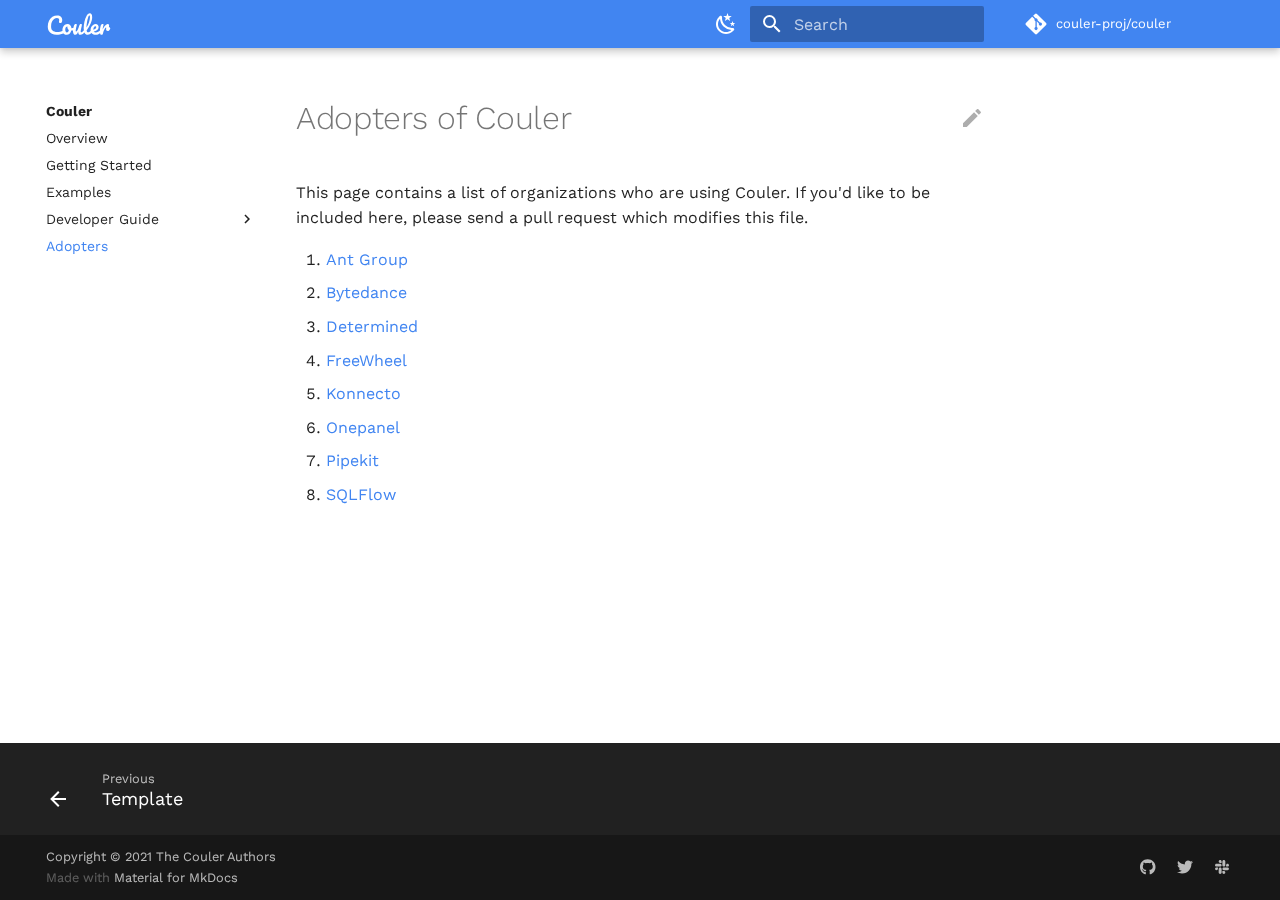
<file: adopters/index.html>
<!doctype html>
<html lang="en" class="no-js">
  <head>
    
      <meta charset="utf-8">
      <meta name="viewport" content="width=device-width,initial-scale=1">
      
        <meta name="description" content="Couler aims to provide a unified interface for constructing and managing workflows on different workflow engines, such as Argo Workflows, Tekton Pipelines, and Apache Airflow.">
      
      
      
      
        <link rel="canonical" href="https://couler-proj.github.io/adopters/">
      
      <link rel="icon" href="../assets/logo.svg">
      <meta name="generator" content="mkdocs-1.2.4, mkdocs-material-7.1.3">
    
    
      
        <title>Adopters - Couler</title>
      
    
    
      <link rel="stylesheet" href="../assets/stylesheets/main.e35208c4.min.css">
      
        
        <link rel="stylesheet" href="../assets/stylesheets/palette.ef6f36e2.min.css">
        
      
    
    
    
      
        
        <link rel="preconnect" href="https://fonts.gstatic.com" crossorigin>
        <link rel="stylesheet" href="https://fonts.googleapis.com/css?family=Work+Sans:300,400,400i,700%7C&display=fallback">
        <style>:root{--md-text-font-family:"Work Sans";--md-code-font-family:""}</style>
      
    
    
    
      <link rel="stylesheet" href="../assets/stylesheets/extra.css">
    
    
      
    
    
  </head>
  
  
    
    
      
    
    
    
    
    <body dir="ltr" data-md-color-scheme="default" data-md-color-primary="" data-md-color-accent="">
  
    
    <script>function __prefix(e){return new URL("..",location).pathname+"."+e}function __get(e,t=localStorage){return JSON.parse(t.getItem(__prefix(e)))}</script>
    
      <script>var palette=__get("__palette");if(null!==palette&&"object"==typeof palette.color)for(var key in palette.color)document.body.setAttribute("data-md-color-"+key,palette.color[key])</script>
    
    <input class="md-toggle" data-md-toggle="drawer" type="checkbox" id="__drawer" autocomplete="off">
    <input class="md-toggle" data-md-toggle="search" type="checkbox" id="__search" autocomplete="off">
    <label class="md-overlay" for="__drawer"></label>
    <div data-md-component="skip">
      
        
        <a href="#adopters-of-couler" class="md-skip">
          Skip to content
        </a>
      
    </div>
    <div data-md-component="announce">
      
    </div>
    
      <header class="md-header" data-md-component="header">
  <nav class="md-header__inner md-grid" aria-label="Header">
    <a href=".." title="Couler" class="md-header__button md-logo" aria-label="Couler" data-md-component="logo">
      
  <img src="../assets/logo-white.svg" alt="logo">

    </a>
    <label class="md-header__button md-icon" for="__drawer">
      <svg xmlns="http://www.w3.org/2000/svg" viewBox="0 0 24 24"><path d="M3 6h18v2H3V6m0 5h18v2H3v-2m0 5h18v2H3v-2z"/></svg>
    </label>
    <div class="md-header__title" data-md-component="header-title">
      <div class="md-header__ellipsis">
        <div class="md-header__topic">
          <span class="md-ellipsis">
            Couler
          </span>
        </div>
        <div class="md-header__topic" data-md-component="header-topic">
          <span class="md-ellipsis">
            
              Adopters
            
          </span>
        </div>
      </div>
    </div>
    
      <form class="md-header__option" data-md-component="palette">
        
          
          
          <input class="md-option" data-md-color-media="" data-md-color-scheme="default" data-md-color-primary="" data-md-color-accent="" type="radio" name="__palette" id="__palette_1">
          
            <label class="md-header__button md-icon" title="Switch to dark mode" for="__palette_2" hidden>
              <svg xmlns="http://www.w3.org/2000/svg" viewBox="0 0 24 24"><path d="m17.75 4.09-2.53 1.94.91 3.06-2.63-1.81-2.63 1.81.91-3.06-2.53-1.94L12.44 4l1.06-3 1.06 3 3.19.09m3.5 6.91-1.64 1.25.59 1.98-1.7-1.17-1.7 1.17.59-1.98L15.75 11l2.06-.05L18.5 9l.69 1.95 2.06.05m-2.28 4.95c.83-.08 1.72 1.1 1.19 1.85-.32.45-.66.87-1.08 1.27C15.17 23 8.84 23 4.94 19.07c-3.91-3.9-3.91-10.24 0-14.14.4-.4.82-.76 1.27-1.08.75-.53 1.93.36 1.85 1.19-.27 2.86.69 5.83 2.89 8.02a9.96 9.96 0 0 0 8.02 2.89m-1.64 2.02a12.08 12.08 0 0 1-7.8-3.47c-2.17-2.19-3.33-5-3.49-7.82-2.81 3.14-2.7 7.96.31 10.98 3.02 3.01 7.84 3.12 10.98.31z"/></svg>
            </label>
          
        
          
          
          <input class="md-option" data-md-color-media="" data-md-color-scheme="slate" data-md-color-primary="" data-md-color-accent="" type="radio" name="__palette" id="__palette_2">
          
            <label class="md-header__button md-icon" title="Switch to light mode" for="__palette_1" hidden>
              <svg xmlns="http://www.w3.org/2000/svg" viewBox="0 0 24 24"><path d="M12 7a5 5 0 0 1 5 5 5 5 0 0 1-5 5 5 5 0 0 1-5-5 5 5 0 0 1 5-5m0 2a3 3 0 0 0-3 3 3 3 0 0 0 3 3 3 3 0 0 0 3-3 3 3 0 0 0-3-3m0-7 2.39 3.42C13.65 5.15 12.84 5 12 5c-.84 0-1.65.15-2.39.42L12 2M3.34 7l4.16-.35A7.2 7.2 0 0 0 5.94 8.5c-.44.74-.69 1.5-.83 2.29L3.34 7m.02 10 1.76-3.77a7.131 7.131 0 0 0 2.38 4.14L3.36 17M20.65 7l-1.77 3.79a7.023 7.023 0 0 0-2.38-4.15l4.15.36m-.01 10-4.14.36c.59-.51 1.12-1.14 1.54-1.86.42-.73.69-1.5.83-2.29L20.64 17M12 22l-2.41-3.44c.74.27 1.55.44 2.41.44.82 0 1.63-.17 2.37-.44L12 22z"/></svg>
            </label>
          
        
      </form>
    
    
    
      <label class="md-header__button md-icon" for="__search">
        <svg xmlns="http://www.w3.org/2000/svg" viewBox="0 0 24 24"><path d="M9.5 3A6.5 6.5 0 0 1 16 9.5c0 1.61-.59 3.09-1.56 4.23l.27.27h.79l5 5-1.5 1.5-5-5v-.79l-.27-.27A6.516 6.516 0 0 1 9.5 16 6.5 6.5 0 0 1 3 9.5 6.5 6.5 0 0 1 9.5 3m0 2C7 5 5 7 5 9.5S7 14 9.5 14 14 12 14 9.5 12 5 9.5 5z"/></svg>
      </label>
      
<div class="md-search" data-md-component="search" role="dialog">
  <label class="md-search__overlay" for="__search"></label>
  <div class="md-search__inner" role="search">
    <form class="md-search__form" name="search">
      <input type="text" class="md-search__input" name="query" aria-label="Search" placeholder="Search" autocapitalize="off" autocorrect="off" autocomplete="off" spellcheck="false" data-md-component="search-query" data-md-state="active" required>
      <label class="md-search__icon md-icon" for="__search">
        <svg xmlns="http://www.w3.org/2000/svg" viewBox="0 0 24 24"><path d="M9.5 3A6.5 6.5 0 0 1 16 9.5c0 1.61-.59 3.09-1.56 4.23l.27.27h.79l5 5-1.5 1.5-5-5v-.79l-.27-.27A6.516 6.516 0 0 1 9.5 16 6.5 6.5 0 0 1 3 9.5 6.5 6.5 0 0 1 9.5 3m0 2C7 5 5 7 5 9.5S7 14 9.5 14 14 12 14 9.5 12 5 9.5 5z"/></svg>
        <svg xmlns="http://www.w3.org/2000/svg" viewBox="0 0 24 24"><path d="M20 11v2H8l5.5 5.5-1.42 1.42L4.16 12l7.92-7.92L13.5 5.5 8 11h12z"/></svg>
      </label>
      <button type="reset" class="md-search__icon md-icon" aria-label="Clear" tabindex="-1">
        <svg xmlns="http://www.w3.org/2000/svg" viewBox="0 0 24 24"><path d="M19 6.41 17.59 5 12 10.59 6.41 5 5 6.41 10.59 12 5 17.59 6.41 19 12 13.41 17.59 19 19 17.59 13.41 12 19 6.41z"/></svg>
      </button>
    </form>
    <div class="md-search__output">
      <div class="md-search__scrollwrap" data-md-scrollfix>
        <div class="md-search-result" data-md-component="search-result">
          <div class="md-search-result__meta">
            Initializing search
          </div>
          <ol class="md-search-result__list"></ol>
        </div>
      </div>
    </div>
  </div>
</div>
    
    
      <div class="md-header__source">
        
<a href="https://github.com/couler-proj/couler/" title="Go to repository" class="md-source" data-md-component="source">
  <div class="md-source__icon md-icon">
    
    <svg xmlns="http://www.w3.org/2000/svg" viewBox="0 0 448 512"><path d="M439.55 236.05 244 40.45a28.87 28.87 0 0 0-40.81 0l-40.66 40.63 51.52 51.52c27.06-9.14 52.68 16.77 43.39 43.68l49.66 49.66c34.23-11.8 61.18 31 35.47 56.69-26.49 26.49-70.21-2.87-56-37.34L240.22 199v121.85c25.3 12.54 22.26 41.85 9.08 55a34.34 34.34 0 0 1-48.55 0c-17.57-17.6-11.07-46.91 11.25-56v-123c-20.8-8.51-24.6-30.74-18.64-45L142.57 101 8.45 235.14a28.86 28.86 0 0 0 0 40.81l195.61 195.6a28.86 28.86 0 0 0 40.8 0l194.69-194.69a28.86 28.86 0 0 0 0-40.81z"/></svg>
  </div>
  <div class="md-source__repository">
    couler-proj/couler
  </div>
</a>
      </div>
    
  </nav>
</header>
    
    <div class="md-container" data-md-component="container">
      
      
        
      
      <main class="md-main" data-md-component="main">
        <div class="md-main__inner md-grid">
          
            
              
              <div class="md-sidebar md-sidebar--primary" data-md-component="sidebar" data-md-type="navigation" >
                <div class="md-sidebar__scrollwrap">
                  <div class="md-sidebar__inner">
                    


<nav class="md-nav md-nav--primary" aria-label="Navigation" data-md-level="0">
  <label class="md-nav__title" for="__drawer">
    <a href=".." title="Couler" class="md-nav__button md-logo" aria-label="Couler" data-md-component="logo">
      
  <img src="../assets/logo-white.svg" alt="logo">

    </a>
    Couler
  </label>
  
    <div class="md-nav__source">
      
<a href="https://github.com/couler-proj/couler/" title="Go to repository" class="md-source" data-md-component="source">
  <div class="md-source__icon md-icon">
    
    <svg xmlns="http://www.w3.org/2000/svg" viewBox="0 0 448 512"><path d="M439.55 236.05 244 40.45a28.87 28.87 0 0 0-40.81 0l-40.66 40.63 51.52 51.52c27.06-9.14 52.68 16.77 43.39 43.68l49.66 49.66c34.23-11.8 61.18 31 35.47 56.69-26.49 26.49-70.21-2.87-56-37.34L240.22 199v121.85c25.3 12.54 22.26 41.85 9.08 55a34.34 34.34 0 0 1-48.55 0c-17.57-17.6-11.07-46.91 11.25-56v-123c-20.8-8.51-24.6-30.74-18.64-45L142.57 101 8.45 235.14a28.86 28.86 0 0 0 0 40.81l195.61 195.6a28.86 28.86 0 0 0 40.8 0l194.69-194.69a28.86 28.86 0 0 0 0-40.81z"/></svg>
  </div>
  <div class="md-source__repository">
    couler-proj/couler
  </div>
</a>
    </div>
  
  <ul class="md-nav__list" data-md-scrollfix>
    
      
      
      

  
  
  
    <li class="md-nav__item">
      <a href=".." class="md-nav__link">
        Overview
      </a>
    </li>
  

    
      
      
      

  
  
  
    <li class="md-nav__item">
      <a href="../getting-started/" class="md-nav__link">
        Getting Started
      </a>
    </li>
  

    
      
      
      

  
  
  
    <li class="md-nav__item">
      <a href="../examples/" class="md-nav__link">
        Examples
      </a>
    </li>
  

    
      
      
      

  
  
  
    
    <li class="md-nav__item md-nav__item--nested">
      
      
        <input class="md-nav__toggle md-toggle" data-md-toggle="__nav_4" type="checkbox" id="__nav_4" >
      
      <label class="md-nav__link" for="__nav_4">
        Developer Guide
        <span class="md-nav__icon md-icon"></span>
      </label>
      <nav class="md-nav" aria-label="Developer Guide" data-md-level="1">
        <label class="md-nav__title" for="__nav_4">
          <span class="md-nav__icon md-icon"></span>
          Developer Guide
        </label>
        <ul class="md-nav__list" data-md-scrollfix>
          
            
  
  
  
    <li class="md-nav__item">
      <a href="../contributing/" class="md-nav__link">
        Contributing
      </a>
    </li>
  

          
            
  
  
  
    <li class="md-nav__item">
      <a href="../couler-api-design/" class="md-nav__link">
        API Design
      </a>
    </li>
  

          
            
  
  
  
    <li class="md-nav__item">
      <a href="../couler-step-zoo/" class="md-nav__link">
        Step Zoo
      </a>
    </li>
  

          
            
  
  
  
    <li class="md-nav__item">
      <a href="../couler-tekton-design/" class="md-nav__link">
        Tekton Design
      </a>
    </li>
  

          
            
  
  
  
    <li class="md-nav__item">
      <a href="../TEMPLATE/" class="md-nav__link">
        Template
      </a>
    </li>
  

          
        </ul>
      </nav>
    </li>
  

    
      
      
      

  
  
    
  
  
    <li class="md-nav__item md-nav__item--active">
      
      <input class="md-nav__toggle md-toggle" data-md-toggle="toc" type="checkbox" id="__toc">
      
      
        
      
      
      <a href="./" class="md-nav__link md-nav__link--active">
        Adopters
      </a>
      
    </li>
  

    
  </ul>
</nav>
                  </div>
                </div>
              </div>
            
            
              
              <div class="md-sidebar md-sidebar--secondary" data-md-component="sidebar" data-md-type="toc" >
                <div class="md-sidebar__scrollwrap">
                  <div class="md-sidebar__inner">
                    
<nav class="md-nav md-nav--secondary" aria-label="Table of contents">
  
  
  
    
  
  
</nav>
                  </div>
                </div>
              </div>
            
          
          <div class="md-content" data-md-component="content">
            <article class="md-content__inner md-typeset">
              
                
                  <a href="https://github.com/couler-proj/couler/edit/master/docs/adopters.md" title="Edit this page" class="md-content__button md-icon">
                    <svg xmlns="http://www.w3.org/2000/svg" viewBox="0 0 24 24"><path d="M20.71 7.04c.39-.39.39-1.04 0-1.41l-2.34-2.34c-.37-.39-1.02-.39-1.41 0l-1.84 1.83 3.75 3.75M3 17.25V21h3.75L17.81 9.93l-3.75-3.75L3 17.25z"/></svg>
                  </a>
                
                
                <h1 id="adopters-of-couler">Adopters of Couler<a class="headerlink" href="#adopters-of-couler" title="Permanent link">&para;</a></h1>
<p>This page contains a list of organizations who are using Couler. If you'd like to be included here, please send a pull request which modifies this file. </p>
<!-- Please keep the list in alphabetical order. -->

<ol>
<li><a href="https://www.antgroup.com/">Ant Group</a></li>
<li><a href="https://www.bytedance.com/">Bytedance</a></li>
<li><a href="https://determined.ai/">Determined</a></li>
<li><a href="https://freewheel.com/">FreeWheel</a></li>
<li><a href="https://www.konnecto.com/">Konnecto</a></li>
<li><a href="https://docs.onepanel.ai/">Onepanel</a></li>
<li><a href="https://pipekit.io/">Pipekit</a></li>
<li><a href="https://github.com/sql-machine-learning/sqlflow">SQLFlow</a></li>
</ol>
                
              
              
                


              
            </article>
          </div>
        </div>
        
      </main>
      
        
<footer class="md-footer">
  
    <nav class="md-footer__inner md-grid" aria-label="Footer">
      
        <a href="../TEMPLATE/" class="md-footer__link md-footer__link--prev" rel="prev">
          <div class="md-footer__button md-icon">
            <svg xmlns="http://www.w3.org/2000/svg" viewBox="0 0 24 24"><path d="M20 11v2H8l5.5 5.5-1.42 1.42L4.16 12l7.92-7.92L13.5 5.5 8 11h12z"/></svg>
          </div>
          <div class="md-footer__title">
            <div class="md-ellipsis">
              <span class="md-footer__direction">
                Previous
              </span>
              Template
            </div>
          </div>
        </a>
      
      
    </nav>
  
  <div class="md-footer-meta md-typeset">
    <div class="md-footer-meta__inner md-grid">
      <div class="md-footer-copyright">
        
          <div class="md-footer-copyright__highlight">
            Copyright &copy; 2021 The Couler Authors
          </div>
        
        Made with
        <a href="https://squidfunk.github.io/mkdocs-material/" target="_blank" rel="noopener">
          Material for MkDocs
        </a>
        
      </div>
      
  <div class="md-footer-social">
    
      
      
        
        
      
      <a href="https://github.com/couler-proj/couler" target="_blank" rel="noopener" title="github.com" class="md-footer-social__link">
        <svg xmlns="http://www.w3.org/2000/svg" viewBox="0 0 496 512"><path d="M165.9 397.4c0 2-2.3 3.6-5.2 3.6-3.3.3-5.6-1.3-5.6-3.6 0-2 2.3-3.6 5.2-3.6 3-.3 5.6 1.3 5.6 3.6zm-31.1-4.5c-.7 2 1.3 4.3 4.3 4.9 2.6 1 5.6 0 6.2-2s-1.3-4.3-4.3-5.2c-2.6-.7-5.5.3-6.2 2.3zm44.2-1.7c-2.9.7-4.9 2.6-4.6 4.9.3 2 2.9 3.3 5.9 2.6 2.9-.7 4.9-2.6 4.6-4.6-.3-1.9-3-3.2-5.9-2.9zM244.8 8C106.1 8 0 113.3 0 252c0 110.9 69.8 205.8 169.5 239.2 12.8 2.3 17.3-5.6 17.3-12.1 0-6.2-.3-40.4-.3-61.4 0 0-70 15-84.7-29.8 0 0-11.4-29.1-27.8-36.6 0 0-22.9-15.7 1.6-15.4 0 0 24.9 2 38.6 25.8 21.9 38.6 58.6 27.5 72.9 20.9 2.3-16 8.8-27.1 16-33.7-55.9-6.2-112.3-14.3-112.3-110.5 0-27.5 7.6-41.3 23.6-58.9-2.6-6.5-11.1-33.3 2.6-67.9 20.9-6.5 69 27 69 27 20-5.6 41.5-8.5 62.8-8.5s42.8 2.9 62.8 8.5c0 0 48.1-33.6 69-27 13.7 34.7 5.2 61.4 2.6 67.9 16 17.7 25.8 31.5 25.8 58.9 0 96.5-58.9 104.2-114.8 110.5 9.2 7.9 17 22.9 17 46.4 0 33.7-.3 75.4-.3 83.6 0 6.5 4.6 14.4 17.3 12.1C428.2 457.8 496 362.9 496 252 496 113.3 383.5 8 244.8 8zM97.2 352.9c-1.3 1-1 3.3.7 5.2 1.6 1.6 3.9 2.3 5.2 1 1.3-1 1-3.3-.7-5.2-1.6-1.6-3.9-2.3-5.2-1zm-10.8-8.1c-.7 1.3.3 2.9 2.3 3.9 1.6 1 3.6.7 4.3-.7.7-1.3-.3-2.9-2.3-3.9-2-.6-3.6-.3-4.3.7zm32.4 35.6c-1.6 1.3-1 4.3 1.3 6.2 2.3 2.3 5.2 2.6 6.5 1 1.3-1.3.7-4.3-1.3-6.2-2.2-2.3-5.2-2.6-6.5-1zm-11.4-14.7c-1.6 1-1.6 3.6 0 5.9 1.6 2.3 4.3 3.3 5.6 2.3 1.6-1.3 1.6-3.9 0-6.2-1.4-2.3-4-3.3-5.6-2z"/></svg>
      </a>
    
      
      
        
        
      
      <a href="https://twitter.com/CoulerProject" target="_blank" rel="noopener" title="twitter.com" class="md-footer-social__link">
        <svg xmlns="http://www.w3.org/2000/svg" viewBox="0 0 512 512"><path d="M459.37 151.716c.325 4.548.325 9.097.325 13.645 0 138.72-105.583 298.558-298.558 298.558-59.452 0-114.68-17.219-161.137-47.106 8.447.974 16.568 1.299 25.34 1.299 49.055 0 94.213-16.568 130.274-44.832-46.132-.975-84.792-31.188-98.112-72.772 6.498.974 12.995 1.624 19.818 1.624 9.421 0 18.843-1.3 27.614-3.573-48.081-9.747-84.143-51.98-84.143-102.985v-1.299c13.969 7.797 30.214 12.67 47.431 13.319-28.264-18.843-46.781-51.005-46.781-87.391 0-19.492 5.197-37.36 14.294-52.954 51.655 63.675 129.3 105.258 216.365 109.807-1.624-7.797-2.599-15.918-2.599-24.04 0-57.828 46.782-104.934 104.934-104.934 30.213 0 57.502 12.67 76.67 33.137 23.715-4.548 46.456-13.32 66.599-25.34-7.798 24.366-24.366 44.833-46.132 57.827 21.117-2.273 41.584-8.122 60.426-16.243-14.292 20.791-32.161 39.308-52.628 54.253z"/></svg>
      </a>
    
      
      
        
        
      
      <a href="https://join.slack.com/t/couler/shared_invite/zt-i0m7ziol-1gz4_p_aXmWM7KVpxJ4k9Q" target="_blank" rel="noopener" title="join.slack.com" class="md-footer-social__link">
        <svg xmlns="http://www.w3.org/2000/svg" viewBox="0 0 448 512"><path d="M94.12 315.1c0 25.9-21.16 47.06-47.06 47.06S0 341 0 315.1c0-25.9 21.16-47.06 47.06-47.06h47.06v47.06zm23.72 0c0-25.9 21.16-47.06 47.06-47.06s47.06 21.16 47.06 47.06v117.84c0 25.9-21.16 47.06-47.06 47.06s-47.06-21.16-47.06-47.06V315.1zm47.06-188.98c-25.9 0-47.06-21.16-47.06-47.06S139 32 164.9 32s47.06 21.16 47.06 47.06v47.06H164.9zm0 23.72c25.9 0 47.06 21.16 47.06 47.06s-21.16 47.06-47.06 47.06H47.06C21.16 243.96 0 222.8 0 196.9s21.16-47.06 47.06-47.06H164.9zm188.98 47.06c0-25.9 21.16-47.06 47.06-47.06 25.9 0 47.06 21.16 47.06 47.06s-21.16 47.06-47.06 47.06h-47.06V196.9zm-23.72 0c0 25.9-21.16 47.06-47.06 47.06-25.9 0-47.06-21.16-47.06-47.06V79.06c0-25.9 21.16-47.06 47.06-47.06 25.9 0 47.06 21.16 47.06 47.06V196.9zM283.1 385.88c25.9 0 47.06 21.16 47.06 47.06 0 25.9-21.16 47.06-47.06 47.06-25.9 0-47.06-21.16-47.06-47.06v-47.06h47.06zm0-23.72c-25.9 0-47.06-21.16-47.06-47.06 0-25.9 21.16-47.06 47.06-47.06h117.84c25.9 0 47.06 21.16 47.06 47.06 0 25.9-21.16 47.06-47.06 47.06H283.1z"/></svg>
      </a>
    
  </div>

    </div>
  </div>
</footer>
      
    </div>
    <div class="md-dialog" data-md-component="dialog">
      <div class="md-dialog__inner md-typeset"></div>
    </div>
    <script id="__config" type="application/json">{"base": "..", "features": [], "translations": {"clipboard.copy": "Copy to clipboard", "clipboard.copied": "Copied to clipboard", "search.config.lang": "en", "search.config.pipeline": "trimmer, stopWordFilter", "search.config.separator": "[\\s\\-]+", "search.placeholder": "Search", "search.result.placeholder": "Type to start searching", "search.result.none": "No matching documents", "search.result.one": "1 matching document", "search.result.other": "# matching documents", "search.result.more.one": "1 more on this page", "search.result.more.other": "# more on this page", "search.result.term.missing": "Missing"}, "search": "../assets/javascripts/workers/search.fe42c31b.min.js", "version": null}</script>
    
    
      <script src="../assets/javascripts/bundle.4ea5477f.min.js"></script>
      
    
  </body>
</html>
</file>
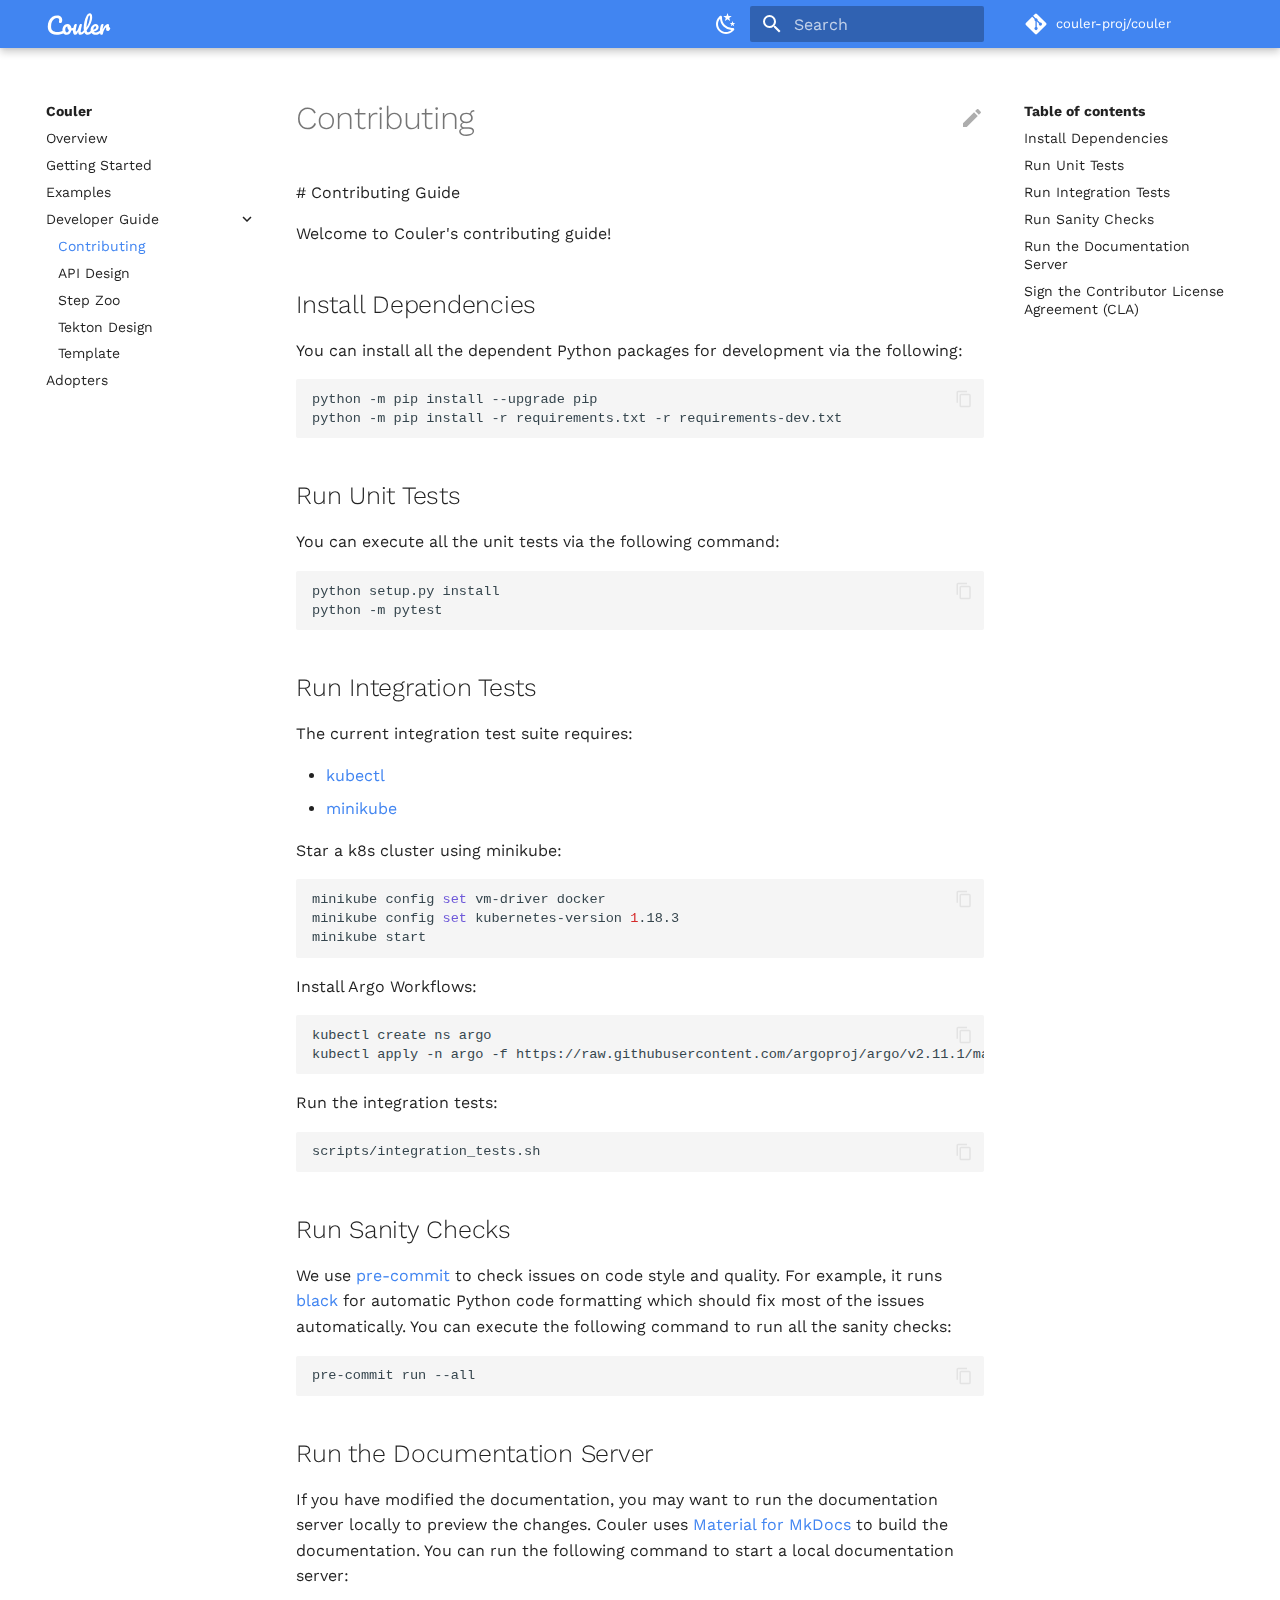
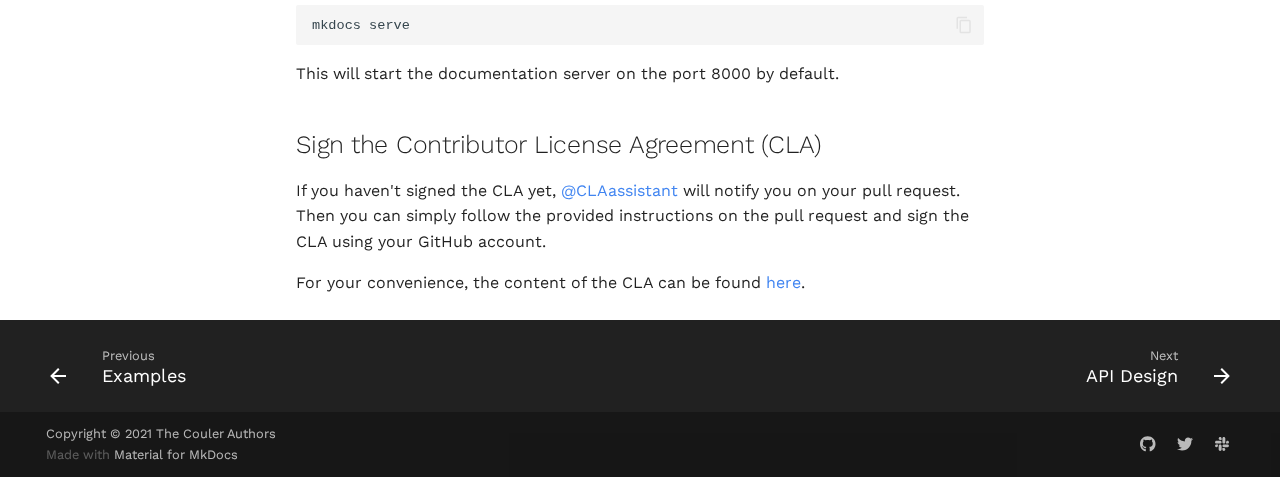
<file: contributing/index.html>
<!doctype html>
<html lang="en" class="no-js">
  <head>
    
      <meta charset="utf-8">
      <meta name="viewport" content="width=device-width,initial-scale=1">
      
        <meta name="description" content="Couler aims to provide a unified interface for constructing and managing workflows on different workflow engines, such as Argo Workflows, Tekton Pipelines, and Apache Airflow.">
      
      
      
      
        <link rel="canonical" href="https://couler-proj.github.io/contributing/">
      
      <link rel="icon" href="../assets/logo.svg">
      <meta name="generator" content="mkdocs-1.2.4, mkdocs-material-7.1.3">
    
    
      
        <title>Contributing - Couler</title>
      
    
    
      <link rel="stylesheet" href="../assets/stylesheets/main.e35208c4.min.css">
      
        
        <link rel="stylesheet" href="../assets/stylesheets/palette.ef6f36e2.min.css">
        
      
    
    
    
      
        
        <link rel="preconnect" href="https://fonts.gstatic.com" crossorigin>
        <link rel="stylesheet" href="https://fonts.googleapis.com/css?family=Work+Sans:300,400,400i,700%7C&display=fallback">
        <style>:root{--md-text-font-family:"Work Sans";--md-code-font-family:""}</style>
      
    
    
    
      <link rel="stylesheet" href="../assets/stylesheets/extra.css">
    
    
      
    
    
  </head>
  
  
    
    
      
    
    
    
    
    <body dir="ltr" data-md-color-scheme="default" data-md-color-primary="" data-md-color-accent="">
  
    
    <script>function __prefix(e){return new URL("..",location).pathname+"."+e}function __get(e,t=localStorage){return JSON.parse(t.getItem(__prefix(e)))}</script>
    
      <script>var palette=__get("__palette");if(null!==palette&&"object"==typeof palette.color)for(var key in palette.color)document.body.setAttribute("data-md-color-"+key,palette.color[key])</script>
    
    <input class="md-toggle" data-md-toggle="drawer" type="checkbox" id="__drawer" autocomplete="off">
    <input class="md-toggle" data-md-toggle="search" type="checkbox" id="__search" autocomplete="off">
    <label class="md-overlay" for="__drawer"></label>
    <div data-md-component="skip">
      
        
        <a href="#install-dependencies" class="md-skip">
          Skip to content
        </a>
      
    </div>
    <div data-md-component="announce">
      
    </div>
    
      <header class="md-header" data-md-component="header">
  <nav class="md-header__inner md-grid" aria-label="Header">
    <a href=".." title="Couler" class="md-header__button md-logo" aria-label="Couler" data-md-component="logo">
      
  <img src="../assets/logo-white.svg" alt="logo">

    </a>
    <label class="md-header__button md-icon" for="__drawer">
      <svg xmlns="http://www.w3.org/2000/svg" viewBox="0 0 24 24"><path d="M3 6h18v2H3V6m0 5h18v2H3v-2m0 5h18v2H3v-2z"/></svg>
    </label>
    <div class="md-header__title" data-md-component="header-title">
      <div class="md-header__ellipsis">
        <div class="md-header__topic">
          <span class="md-ellipsis">
            Couler
          </span>
        </div>
        <div class="md-header__topic" data-md-component="header-topic">
          <span class="md-ellipsis">
            
              Contributing
            
          </span>
        </div>
      </div>
    </div>
    
      <form class="md-header__option" data-md-component="palette">
        
          
          
          <input class="md-option" data-md-color-media="" data-md-color-scheme="default" data-md-color-primary="" data-md-color-accent="" type="radio" name="__palette" id="__palette_1">
          
            <label class="md-header__button md-icon" title="Switch to dark mode" for="__palette_2" hidden>
              <svg xmlns="http://www.w3.org/2000/svg" viewBox="0 0 24 24"><path d="m17.75 4.09-2.53 1.94.91 3.06-2.63-1.81-2.63 1.81.91-3.06-2.53-1.94L12.44 4l1.06-3 1.06 3 3.19.09m3.5 6.91-1.64 1.25.59 1.98-1.7-1.17-1.7 1.17.59-1.98L15.75 11l2.06-.05L18.5 9l.69 1.95 2.06.05m-2.28 4.95c.83-.08 1.72 1.1 1.19 1.85-.32.45-.66.87-1.08 1.27C15.17 23 8.84 23 4.94 19.07c-3.91-3.9-3.91-10.24 0-14.14.4-.4.82-.76 1.27-1.08.75-.53 1.93.36 1.85 1.19-.27 2.86.69 5.83 2.89 8.02a9.96 9.96 0 0 0 8.02 2.89m-1.64 2.02a12.08 12.08 0 0 1-7.8-3.47c-2.17-2.19-3.33-5-3.49-7.82-2.81 3.14-2.7 7.96.31 10.98 3.02 3.01 7.84 3.12 10.98.31z"/></svg>
            </label>
          
        
          
          
          <input class="md-option" data-md-color-media="" data-md-color-scheme="slate" data-md-color-primary="" data-md-color-accent="" type="radio" name="__palette" id="__palette_2">
          
            <label class="md-header__button md-icon" title="Switch to light mode" for="__palette_1" hidden>
              <svg xmlns="http://www.w3.org/2000/svg" viewBox="0 0 24 24"><path d="M12 7a5 5 0 0 1 5 5 5 5 0 0 1-5 5 5 5 0 0 1-5-5 5 5 0 0 1 5-5m0 2a3 3 0 0 0-3 3 3 3 0 0 0 3 3 3 3 0 0 0 3-3 3 3 0 0 0-3-3m0-7 2.39 3.42C13.65 5.15 12.84 5 12 5c-.84 0-1.65.15-2.39.42L12 2M3.34 7l4.16-.35A7.2 7.2 0 0 0 5.94 8.5c-.44.74-.69 1.5-.83 2.29L3.34 7m.02 10 1.76-3.77a7.131 7.131 0 0 0 2.38 4.14L3.36 17M20.65 7l-1.77 3.79a7.023 7.023 0 0 0-2.38-4.15l4.15.36m-.01 10-4.14.36c.59-.51 1.12-1.14 1.54-1.86.42-.73.69-1.5.83-2.29L20.64 17M12 22l-2.41-3.44c.74.27 1.55.44 2.41.44.82 0 1.63-.17 2.37-.44L12 22z"/></svg>
            </label>
          
        
      </form>
    
    
    
      <label class="md-header__button md-icon" for="__search">
        <svg xmlns="http://www.w3.org/2000/svg" viewBox="0 0 24 24"><path d="M9.5 3A6.5 6.5 0 0 1 16 9.5c0 1.61-.59 3.09-1.56 4.23l.27.27h.79l5 5-1.5 1.5-5-5v-.79l-.27-.27A6.516 6.516 0 0 1 9.5 16 6.5 6.5 0 0 1 3 9.5 6.5 6.5 0 0 1 9.5 3m0 2C7 5 5 7 5 9.5S7 14 9.5 14 14 12 14 9.5 12 5 9.5 5z"/></svg>
      </label>
      
<div class="md-search" data-md-component="search" role="dialog">
  <label class="md-search__overlay" for="__search"></label>
  <div class="md-search__inner" role="search">
    <form class="md-search__form" name="search">
      <input type="text" class="md-search__input" name="query" aria-label="Search" placeholder="Search" autocapitalize="off" autocorrect="off" autocomplete="off" spellcheck="false" data-md-component="search-query" data-md-state="active" required>
      <label class="md-search__icon md-icon" for="__search">
        <svg xmlns="http://www.w3.org/2000/svg" viewBox="0 0 24 24"><path d="M9.5 3A6.5 6.5 0 0 1 16 9.5c0 1.61-.59 3.09-1.56 4.23l.27.27h.79l5 5-1.5 1.5-5-5v-.79l-.27-.27A6.516 6.516 0 0 1 9.5 16 6.5 6.5 0 0 1 3 9.5 6.5 6.5 0 0 1 9.5 3m0 2C7 5 5 7 5 9.5S7 14 9.5 14 14 12 14 9.5 12 5 9.5 5z"/></svg>
        <svg xmlns="http://www.w3.org/2000/svg" viewBox="0 0 24 24"><path d="M20 11v2H8l5.5 5.5-1.42 1.42L4.16 12l7.92-7.92L13.5 5.5 8 11h12z"/></svg>
      </label>
      <button type="reset" class="md-search__icon md-icon" aria-label="Clear" tabindex="-1">
        <svg xmlns="http://www.w3.org/2000/svg" viewBox="0 0 24 24"><path d="M19 6.41 17.59 5 12 10.59 6.41 5 5 6.41 10.59 12 5 17.59 6.41 19 12 13.41 17.59 19 19 17.59 13.41 12 19 6.41z"/></svg>
      </button>
    </form>
    <div class="md-search__output">
      <div class="md-search__scrollwrap" data-md-scrollfix>
        <div class="md-search-result" data-md-component="search-result">
          <div class="md-search-result__meta">
            Initializing search
          </div>
          <ol class="md-search-result__list"></ol>
        </div>
      </div>
    </div>
  </div>
</div>
    
    
      <div class="md-header__source">
        
<a href="https://github.com/couler-proj/couler/" title="Go to repository" class="md-source" data-md-component="source">
  <div class="md-source__icon md-icon">
    
    <svg xmlns="http://www.w3.org/2000/svg" viewBox="0 0 448 512"><path d="M439.55 236.05 244 40.45a28.87 28.87 0 0 0-40.81 0l-40.66 40.63 51.52 51.52c27.06-9.14 52.68 16.77 43.39 43.68l49.66 49.66c34.23-11.8 61.18 31 35.47 56.69-26.49 26.49-70.21-2.87-56-37.34L240.22 199v121.85c25.3 12.54 22.26 41.85 9.08 55a34.34 34.34 0 0 1-48.55 0c-17.57-17.6-11.07-46.91 11.25-56v-123c-20.8-8.51-24.6-30.74-18.64-45L142.57 101 8.45 235.14a28.86 28.86 0 0 0 0 40.81l195.61 195.6a28.86 28.86 0 0 0 40.8 0l194.69-194.69a28.86 28.86 0 0 0 0-40.81z"/></svg>
  </div>
  <div class="md-source__repository">
    couler-proj/couler
  </div>
</a>
      </div>
    
  </nav>
</header>
    
    <div class="md-container" data-md-component="container">
      
      
        
      
      <main class="md-main" data-md-component="main">
        <div class="md-main__inner md-grid">
          
            
              
              <div class="md-sidebar md-sidebar--primary" data-md-component="sidebar" data-md-type="navigation" >
                <div class="md-sidebar__scrollwrap">
                  <div class="md-sidebar__inner">
                    


<nav class="md-nav md-nav--primary" aria-label="Navigation" data-md-level="0">
  <label class="md-nav__title" for="__drawer">
    <a href=".." title="Couler" class="md-nav__button md-logo" aria-label="Couler" data-md-component="logo">
      
  <img src="../assets/logo-white.svg" alt="logo">

    </a>
    Couler
  </label>
  
    <div class="md-nav__source">
      
<a href="https://github.com/couler-proj/couler/" title="Go to repository" class="md-source" data-md-component="source">
  <div class="md-source__icon md-icon">
    
    <svg xmlns="http://www.w3.org/2000/svg" viewBox="0 0 448 512"><path d="M439.55 236.05 244 40.45a28.87 28.87 0 0 0-40.81 0l-40.66 40.63 51.52 51.52c27.06-9.14 52.68 16.77 43.39 43.68l49.66 49.66c34.23-11.8 61.18 31 35.47 56.69-26.49 26.49-70.21-2.87-56-37.34L240.22 199v121.85c25.3 12.54 22.26 41.85 9.08 55a34.34 34.34 0 0 1-48.55 0c-17.57-17.6-11.07-46.91 11.25-56v-123c-20.8-8.51-24.6-30.74-18.64-45L142.57 101 8.45 235.14a28.86 28.86 0 0 0 0 40.81l195.61 195.6a28.86 28.86 0 0 0 40.8 0l194.69-194.69a28.86 28.86 0 0 0 0-40.81z"/></svg>
  </div>
  <div class="md-source__repository">
    couler-proj/couler
  </div>
</a>
    </div>
  
  <ul class="md-nav__list" data-md-scrollfix>
    
      
      
      

  
  
  
    <li class="md-nav__item">
      <a href=".." class="md-nav__link">
        Overview
      </a>
    </li>
  

    
      
      
      

  
  
  
    <li class="md-nav__item">
      <a href="../getting-started/" class="md-nav__link">
        Getting Started
      </a>
    </li>
  

    
      
      
      

  
  
  
    <li class="md-nav__item">
      <a href="../examples/" class="md-nav__link">
        Examples
      </a>
    </li>
  

    
      
      
      

  
  
    
  
  
    
    <li class="md-nav__item md-nav__item--active md-nav__item--nested">
      
      
        <input class="md-nav__toggle md-toggle" data-md-toggle="__nav_4" type="checkbox" id="__nav_4" checked>
      
      <label class="md-nav__link" for="__nav_4">
        Developer Guide
        <span class="md-nav__icon md-icon"></span>
      </label>
      <nav class="md-nav" aria-label="Developer Guide" data-md-level="1">
        <label class="md-nav__title" for="__nav_4">
          <span class="md-nav__icon md-icon"></span>
          Developer Guide
        </label>
        <ul class="md-nav__list" data-md-scrollfix>
          
            
  
  
    
  
  
    <li class="md-nav__item md-nav__item--active">
      
      <input class="md-nav__toggle md-toggle" data-md-toggle="toc" type="checkbox" id="__toc">
      
      
      
        <label class="md-nav__link md-nav__link--active" for="__toc">
          Contributing
          <span class="md-nav__icon md-icon"></span>
        </label>
      
      <a href="./" class="md-nav__link md-nav__link--active">
        Contributing
      </a>
      
        
<nav class="md-nav md-nav--secondary" aria-label="Table of contents">
  
  
  
  
    <label class="md-nav__title" for="__toc">
      <span class="md-nav__icon md-icon"></span>
      Table of contents
    </label>
    <ul class="md-nav__list" data-md-component="toc" data-md-scrollfix>
      
        <li class="md-nav__item">
  <a href="#install-dependencies" class="md-nav__link">
    Install Dependencies
  </a>
  
</li>
      
        <li class="md-nav__item">
  <a href="#run-unit-tests" class="md-nav__link">
    Run Unit Tests
  </a>
  
</li>
      
        <li class="md-nav__item">
  <a href="#run-integration-tests" class="md-nav__link">
    Run Integration Tests
  </a>
  
</li>
      
        <li class="md-nav__item">
  <a href="#run-sanity-checks" class="md-nav__link">
    Run Sanity Checks
  </a>
  
</li>
      
        <li class="md-nav__item">
  <a href="#run-the-documentation-server" class="md-nav__link">
    Run the Documentation Server
  </a>
  
</li>
      
        <li class="md-nav__item">
  <a href="#sign-the-contributor-license-agreement-cla" class="md-nav__link">
    Sign the Contributor License Agreement (CLA)
  </a>
  
</li>
      
    </ul>
  
</nav>
      
    </li>
  

          
            
  
  
  
    <li class="md-nav__item">
      <a href="../couler-api-design/" class="md-nav__link">
        API Design
      </a>
    </li>
  

          
            
  
  
  
    <li class="md-nav__item">
      <a href="../couler-step-zoo/" class="md-nav__link">
        Step Zoo
      </a>
    </li>
  

          
            
  
  
  
    <li class="md-nav__item">
      <a href="../couler-tekton-design/" class="md-nav__link">
        Tekton Design
      </a>
    </li>
  

          
            
  
  
  
    <li class="md-nav__item">
      <a href="../TEMPLATE/" class="md-nav__link">
        Template
      </a>
    </li>
  

          
        </ul>
      </nav>
    </li>
  

    
      
      
      

  
  
  
    <li class="md-nav__item">
      <a href="../adopters/" class="md-nav__link">
        Adopters
      </a>
    </li>
  

    
  </ul>
</nav>
                  </div>
                </div>
              </div>
            
            
              
              <div class="md-sidebar md-sidebar--secondary" data-md-component="sidebar" data-md-type="toc" >
                <div class="md-sidebar__scrollwrap">
                  <div class="md-sidebar__inner">
                    
<nav class="md-nav md-nav--secondary" aria-label="Table of contents">
  
  
  
  
    <label class="md-nav__title" for="__toc">
      <span class="md-nav__icon md-icon"></span>
      Table of contents
    </label>
    <ul class="md-nav__list" data-md-component="toc" data-md-scrollfix>
      
        <li class="md-nav__item">
  <a href="#install-dependencies" class="md-nav__link">
    Install Dependencies
  </a>
  
</li>
      
        <li class="md-nav__item">
  <a href="#run-unit-tests" class="md-nav__link">
    Run Unit Tests
  </a>
  
</li>
      
        <li class="md-nav__item">
  <a href="#run-integration-tests" class="md-nav__link">
    Run Integration Tests
  </a>
  
</li>
      
        <li class="md-nav__item">
  <a href="#run-sanity-checks" class="md-nav__link">
    Run Sanity Checks
  </a>
  
</li>
      
        <li class="md-nav__item">
  <a href="#run-the-documentation-server" class="md-nav__link">
    Run the Documentation Server
  </a>
  
</li>
      
        <li class="md-nav__item">
  <a href="#sign-the-contributor-license-agreement-cla" class="md-nav__link">
    Sign the Contributor License Agreement (CLA)
  </a>
  
</li>
      
    </ul>
  
</nav>
                  </div>
                </div>
              </div>
            
          
          <div class="md-content" data-md-component="content">
            <article class="md-content__inner md-typeset">
              
                
                  <a href="https://github.com/couler-proj/couler/edit/master/docs/contributing.md" title="Edit this page" class="md-content__button md-icon">
                    <svg xmlns="http://www.w3.org/2000/svg" viewBox="0 0 24 24"><path d="M20.71 7.04c.39-.39.39-1.04 0-1.41l-2.34-2.34c-.37-.39-1.02-.39-1.41 0l-1.84 1.83 3.75 3.75M3 17.25V21h3.75L17.81 9.93l-3.75-3.75L3 17.25z"/></svg>
                  </a>
                
                
                  <h1>Contributing</h1>
                
                <p># Contributing Guide</p>
<p>Welcome to Couler's contributing guide!</p>
<h2 id="install-dependencies">Install Dependencies<a class="headerlink" href="#install-dependencies" title="Permanent link">&para;</a></h2>
<p>You can install all the dependent Python packages for development via the following:</p>
<div class="highlight"><pre><span></span><code>python -m pip install --upgrade pip
python -m pip install -r requirements.txt -r requirements-dev.txt
</code></pre></div>
<h2 id="run-unit-tests">Run Unit Tests<a class="headerlink" href="#run-unit-tests" title="Permanent link">&para;</a></h2>
<p>You can execute all the unit tests via the following command:</p>
<div class="highlight"><pre><span></span><code>python setup.py install
python -m pytest
</code></pre></div>
<h2 id="run-integration-tests">Run Integration Tests<a class="headerlink" href="#run-integration-tests" title="Permanent link">&para;</a></h2>
<p>The current integration test suite requires:</p>
<ul>
<li><a href="https://kubernetes.io/docs/tasks/tools/install-kubectl/">kubectl</a></li>
<li><a href="https://kubernetes.io/docs/tasks/tools/install-minikube/">minikube</a></li>
</ul>
<p>Star a k8s cluster using minikube:</p>
<div class="highlight"><pre><span></span><code>minikube config <span class="nb">set</span> vm-driver docker
minikube config <span class="nb">set</span> kubernetes-version <span class="m">1</span>.18.3
minikube start
</code></pre></div>
<p>Install Argo Workflows:</p>
<div class="highlight"><pre><span></span><code>kubectl create ns argo
kubectl apply -n argo -f https://raw.githubusercontent.com/argoproj/argo/v2.11.1/manifests/quick-start-minimal.yaml
</code></pre></div>
<p>Run the integration tests:
<div class="highlight"><pre><span></span><code>scripts/integration_tests.sh
</code></pre></div></p>
<h2 id="run-sanity-checks">Run Sanity Checks<a class="headerlink" href="#run-sanity-checks" title="Permanent link">&para;</a></h2>
<p>We use <a href="https://github.com/pre-commit/pre-commit">pre-commit</a> to check issues on code style and quality. For example, it
runs <a href="https://github.com/psf/black">black</a> for automatic Python code formatting which should fix most of the issues automatically.
You can execute the following command to run all the sanity checks:</p>
<div class="highlight"><pre><span></span><code>pre-commit run --all
</code></pre></div>
<h2 id="run-the-documentation-server">Run the Documentation Server<a class="headerlink" href="#run-the-documentation-server" title="Permanent link">&para;</a></h2>
<p>If you have modified the documentation, you may want to run the documentation server
locally to preview the changes. 
Couler uses <a href="https://squidfunk.github.io/mkdocs-material/">Material for MkDocs</a> to build the documentation.
You can run the following command to start a local documentation server:</p>
<div class="highlight"><pre><span></span><code>mkdocs serve
</code></pre></div>
<p>This will start the documentation server on the port 8000 by default.</p>
<h2 id="sign-the-contributor-license-agreement-cla">Sign the Contributor License Agreement (CLA)<a class="headerlink" href="#sign-the-contributor-license-agreement-cla" title="Permanent link">&para;</a></h2>
<p>If you haven't signed the CLA yet, <a href="https://github.com/CLAassistant">@CLAassistant</a> will notify you on your pull request.
Then you can simply follow the provided instructions on the pull request and sign the CLA using your GitHub account.</p>
<p>For your convenience, the content of the CLA can be found <a href="https://gist.github.com/terrytangyuan/806ec0627ec54cdf92512936996da986">here</a>.</p>
                
              
              
                


              
            </article>
          </div>
        </div>
        
      </main>
      
        
<footer class="md-footer">
  
    <nav class="md-footer__inner md-grid" aria-label="Footer">
      
        <a href="../examples/" class="md-footer__link md-footer__link--prev" rel="prev">
          <div class="md-footer__button md-icon">
            <svg xmlns="http://www.w3.org/2000/svg" viewBox="0 0 24 24"><path d="M20 11v2H8l5.5 5.5-1.42 1.42L4.16 12l7.92-7.92L13.5 5.5 8 11h12z"/></svg>
          </div>
          <div class="md-footer__title">
            <div class="md-ellipsis">
              <span class="md-footer__direction">
                Previous
              </span>
              Examples
            </div>
          </div>
        </a>
      
      
        <a href="../couler-api-design/" class="md-footer__link md-footer__link--next" rel="next">
          <div class="md-footer__title">
            <div class="md-ellipsis">
              <span class="md-footer__direction">
                Next
              </span>
              API Design
            </div>
          </div>
          <div class="md-footer__button md-icon">
            <svg xmlns="http://www.w3.org/2000/svg" viewBox="0 0 24 24"><path d="M4 11v2h12l-5.5 5.5 1.42 1.42L19.84 12l-7.92-7.92L10.5 5.5 16 11H4z"/></svg>
          </div>
        </a>
      
    </nav>
  
  <div class="md-footer-meta md-typeset">
    <div class="md-footer-meta__inner md-grid">
      <div class="md-footer-copyright">
        
          <div class="md-footer-copyright__highlight">
            Copyright &copy; 2021 The Couler Authors
          </div>
        
        Made with
        <a href="https://squidfunk.github.io/mkdocs-material/" target="_blank" rel="noopener">
          Material for MkDocs
        </a>
        
      </div>
      
  <div class="md-footer-social">
    
      
      
        
        
      
      <a href="https://github.com/couler-proj/couler" target="_blank" rel="noopener" title="github.com" class="md-footer-social__link">
        <svg xmlns="http://www.w3.org/2000/svg" viewBox="0 0 496 512"><path d="M165.9 397.4c0 2-2.3 3.6-5.2 3.6-3.3.3-5.6-1.3-5.6-3.6 0-2 2.3-3.6 5.2-3.6 3-.3 5.6 1.3 5.6 3.6zm-31.1-4.5c-.7 2 1.3 4.3 4.3 4.9 2.6 1 5.6 0 6.2-2s-1.3-4.3-4.3-5.2c-2.6-.7-5.5.3-6.2 2.3zm44.2-1.7c-2.9.7-4.9 2.6-4.6 4.9.3 2 2.9 3.3 5.9 2.6 2.9-.7 4.9-2.6 4.6-4.6-.3-1.9-3-3.2-5.9-2.9zM244.8 8C106.1 8 0 113.3 0 252c0 110.9 69.8 205.8 169.5 239.2 12.8 2.3 17.3-5.6 17.3-12.1 0-6.2-.3-40.4-.3-61.4 0 0-70 15-84.7-29.8 0 0-11.4-29.1-27.8-36.6 0 0-22.9-15.7 1.6-15.4 0 0 24.9 2 38.6 25.8 21.9 38.6 58.6 27.5 72.9 20.9 2.3-16 8.8-27.1 16-33.7-55.9-6.2-112.3-14.3-112.3-110.5 0-27.5 7.6-41.3 23.6-58.9-2.6-6.5-11.1-33.3 2.6-67.9 20.9-6.5 69 27 69 27 20-5.6 41.5-8.5 62.8-8.5s42.8 2.9 62.8 8.5c0 0 48.1-33.6 69-27 13.7 34.7 5.2 61.4 2.6 67.9 16 17.7 25.8 31.5 25.8 58.9 0 96.5-58.9 104.2-114.8 110.5 9.2 7.9 17 22.9 17 46.4 0 33.7-.3 75.4-.3 83.6 0 6.5 4.6 14.4 17.3 12.1C428.2 457.8 496 362.9 496 252 496 113.3 383.5 8 244.8 8zM97.2 352.9c-1.3 1-1 3.3.7 5.2 1.6 1.6 3.9 2.3 5.2 1 1.3-1 1-3.3-.7-5.2-1.6-1.6-3.9-2.3-5.2-1zm-10.8-8.1c-.7 1.3.3 2.9 2.3 3.9 1.6 1 3.6.7 4.3-.7.7-1.3-.3-2.9-2.3-3.9-2-.6-3.6-.3-4.3.7zm32.4 35.6c-1.6 1.3-1 4.3 1.3 6.2 2.3 2.3 5.2 2.6 6.5 1 1.3-1.3.7-4.3-1.3-6.2-2.2-2.3-5.2-2.6-6.5-1zm-11.4-14.7c-1.6 1-1.6 3.6 0 5.9 1.6 2.3 4.3 3.3 5.6 2.3 1.6-1.3 1.6-3.9 0-6.2-1.4-2.3-4-3.3-5.6-2z"/></svg>
      </a>
    
      
      
        
        
      
      <a href="https://twitter.com/CoulerProject" target="_blank" rel="noopener" title="twitter.com" class="md-footer-social__link">
        <svg xmlns="http://www.w3.org/2000/svg" viewBox="0 0 512 512"><path d="M459.37 151.716c.325 4.548.325 9.097.325 13.645 0 138.72-105.583 298.558-298.558 298.558-59.452 0-114.68-17.219-161.137-47.106 8.447.974 16.568 1.299 25.34 1.299 49.055 0 94.213-16.568 130.274-44.832-46.132-.975-84.792-31.188-98.112-72.772 6.498.974 12.995 1.624 19.818 1.624 9.421 0 18.843-1.3 27.614-3.573-48.081-9.747-84.143-51.98-84.143-102.985v-1.299c13.969 7.797 30.214 12.67 47.431 13.319-28.264-18.843-46.781-51.005-46.781-87.391 0-19.492 5.197-37.36 14.294-52.954 51.655 63.675 129.3 105.258 216.365 109.807-1.624-7.797-2.599-15.918-2.599-24.04 0-57.828 46.782-104.934 104.934-104.934 30.213 0 57.502 12.67 76.67 33.137 23.715-4.548 46.456-13.32 66.599-25.34-7.798 24.366-24.366 44.833-46.132 57.827 21.117-2.273 41.584-8.122 60.426-16.243-14.292 20.791-32.161 39.308-52.628 54.253z"/></svg>
      </a>
    
      
      
        
        
      
      <a href="https://join.slack.com/t/couler/shared_invite/zt-i0m7ziol-1gz4_p_aXmWM7KVpxJ4k9Q" target="_blank" rel="noopener" title="join.slack.com" class="md-footer-social__link">
        <svg xmlns="http://www.w3.org/2000/svg" viewBox="0 0 448 512"><path d="M94.12 315.1c0 25.9-21.16 47.06-47.06 47.06S0 341 0 315.1c0-25.9 21.16-47.06 47.06-47.06h47.06v47.06zm23.72 0c0-25.9 21.16-47.06 47.06-47.06s47.06 21.16 47.06 47.06v117.84c0 25.9-21.16 47.06-47.06 47.06s-47.06-21.16-47.06-47.06V315.1zm47.06-188.98c-25.9 0-47.06-21.16-47.06-47.06S139 32 164.9 32s47.06 21.16 47.06 47.06v47.06H164.9zm0 23.72c25.9 0 47.06 21.16 47.06 47.06s-21.16 47.06-47.06 47.06H47.06C21.16 243.96 0 222.8 0 196.9s21.16-47.06 47.06-47.06H164.9zm188.98 47.06c0-25.9 21.16-47.06 47.06-47.06 25.9 0 47.06 21.16 47.06 47.06s-21.16 47.06-47.06 47.06h-47.06V196.9zm-23.72 0c0 25.9-21.16 47.06-47.06 47.06-25.9 0-47.06-21.16-47.06-47.06V79.06c0-25.9 21.16-47.06 47.06-47.06 25.9 0 47.06 21.16 47.06 47.06V196.9zM283.1 385.88c25.9 0 47.06 21.16 47.06 47.06 0 25.9-21.16 47.06-47.06 47.06-25.9 0-47.06-21.16-47.06-47.06v-47.06h47.06zm0-23.72c-25.9 0-47.06-21.16-47.06-47.06 0-25.9 21.16-47.06 47.06-47.06h117.84c25.9 0 47.06 21.16 47.06 47.06 0 25.9-21.16 47.06-47.06 47.06H283.1z"/></svg>
      </a>
    
  </div>

    </div>
  </div>
</footer>
      
    </div>
    <div class="md-dialog" data-md-component="dialog">
      <div class="md-dialog__inner md-typeset"></div>
    </div>
    <script id="__config" type="application/json">{"base": "..", "features": [], "translations": {"clipboard.copy": "Copy to clipboard", "clipboard.copied": "Copied to clipboard", "search.config.lang": "en", "search.config.pipeline": "trimmer, stopWordFilter", "search.config.separator": "[\\s\\-]+", "search.placeholder": "Search", "search.result.placeholder": "Type to start searching", "search.result.none": "No matching documents", "search.result.one": "1 matching document", "search.result.other": "# matching documents", "search.result.more.one": "1 more on this page", "search.result.more.other": "# more on this page", "search.result.term.missing": "Missing"}, "search": "../assets/javascripts/workers/search.fe42c31b.min.js", "version": null}</script>
    
    
      <script src="../assets/javascripts/bundle.4ea5477f.min.js"></script>
      
    
  </body>
</html>
</file>
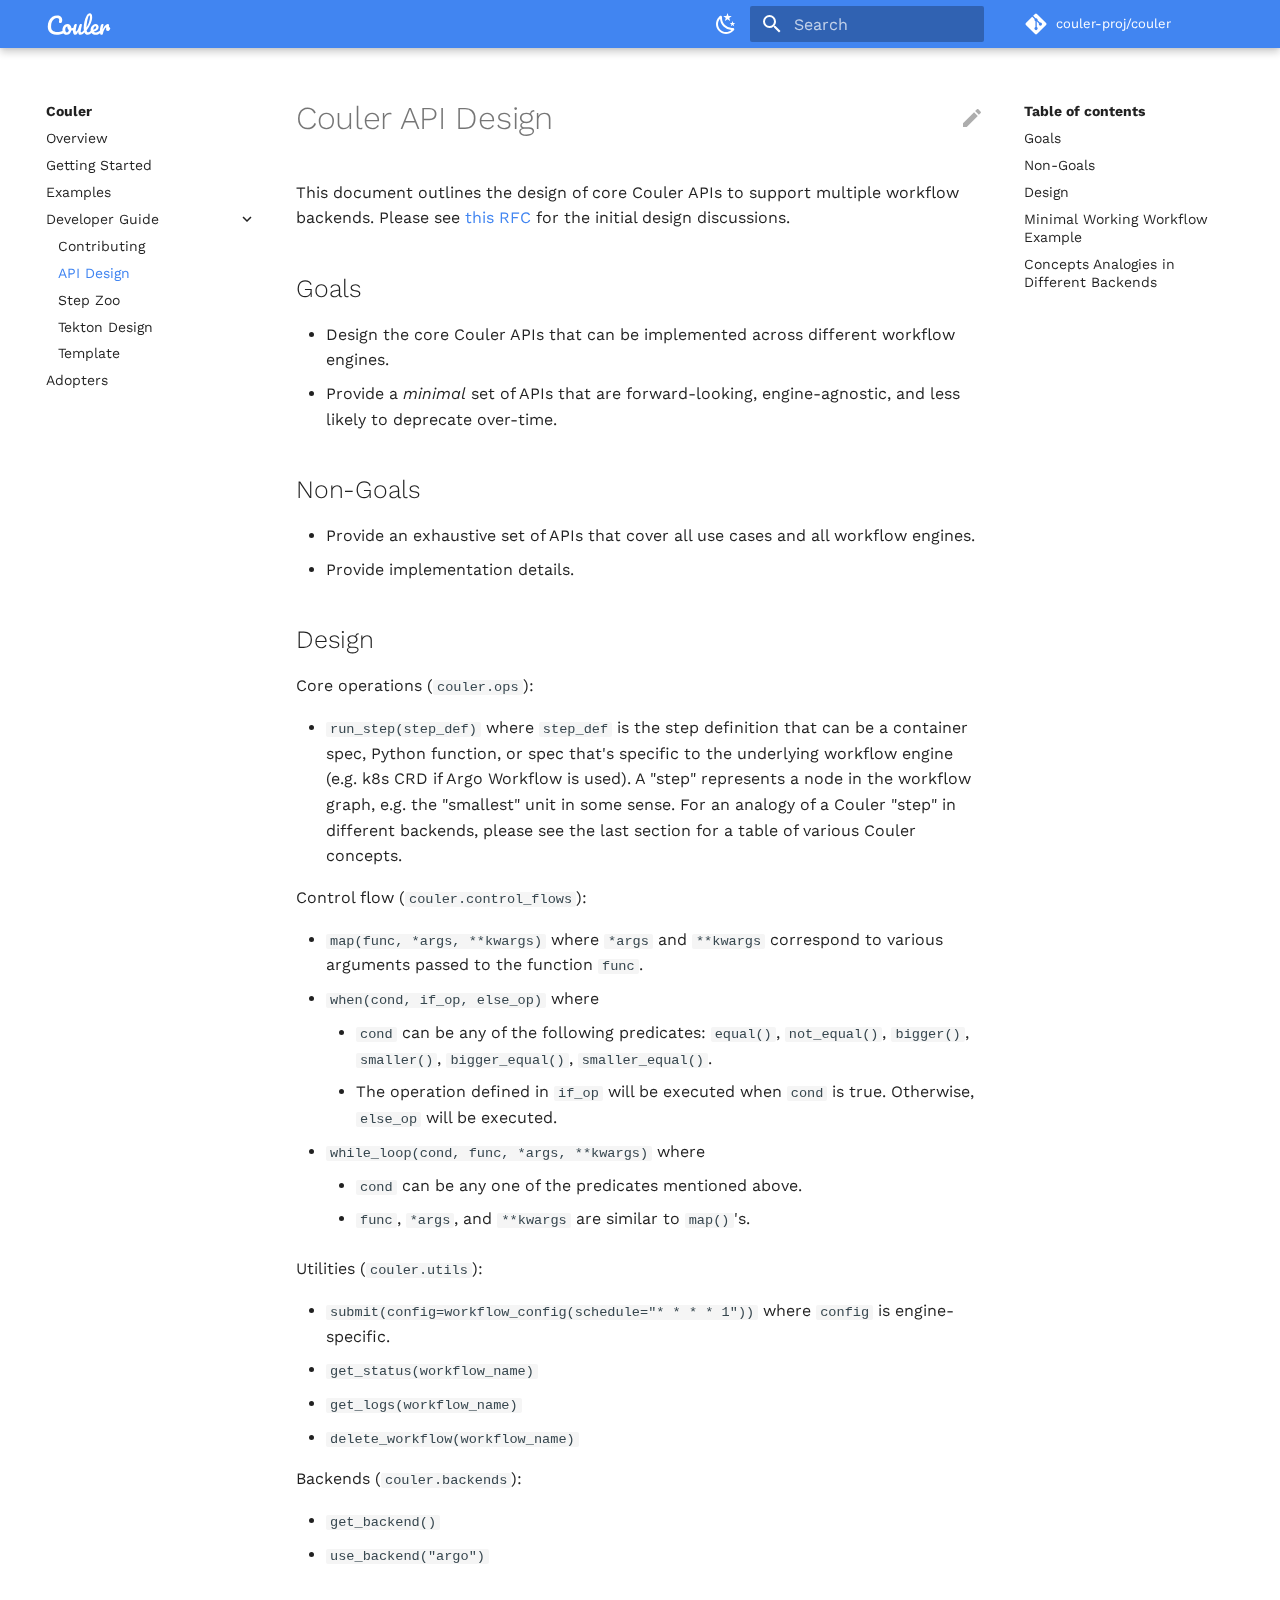
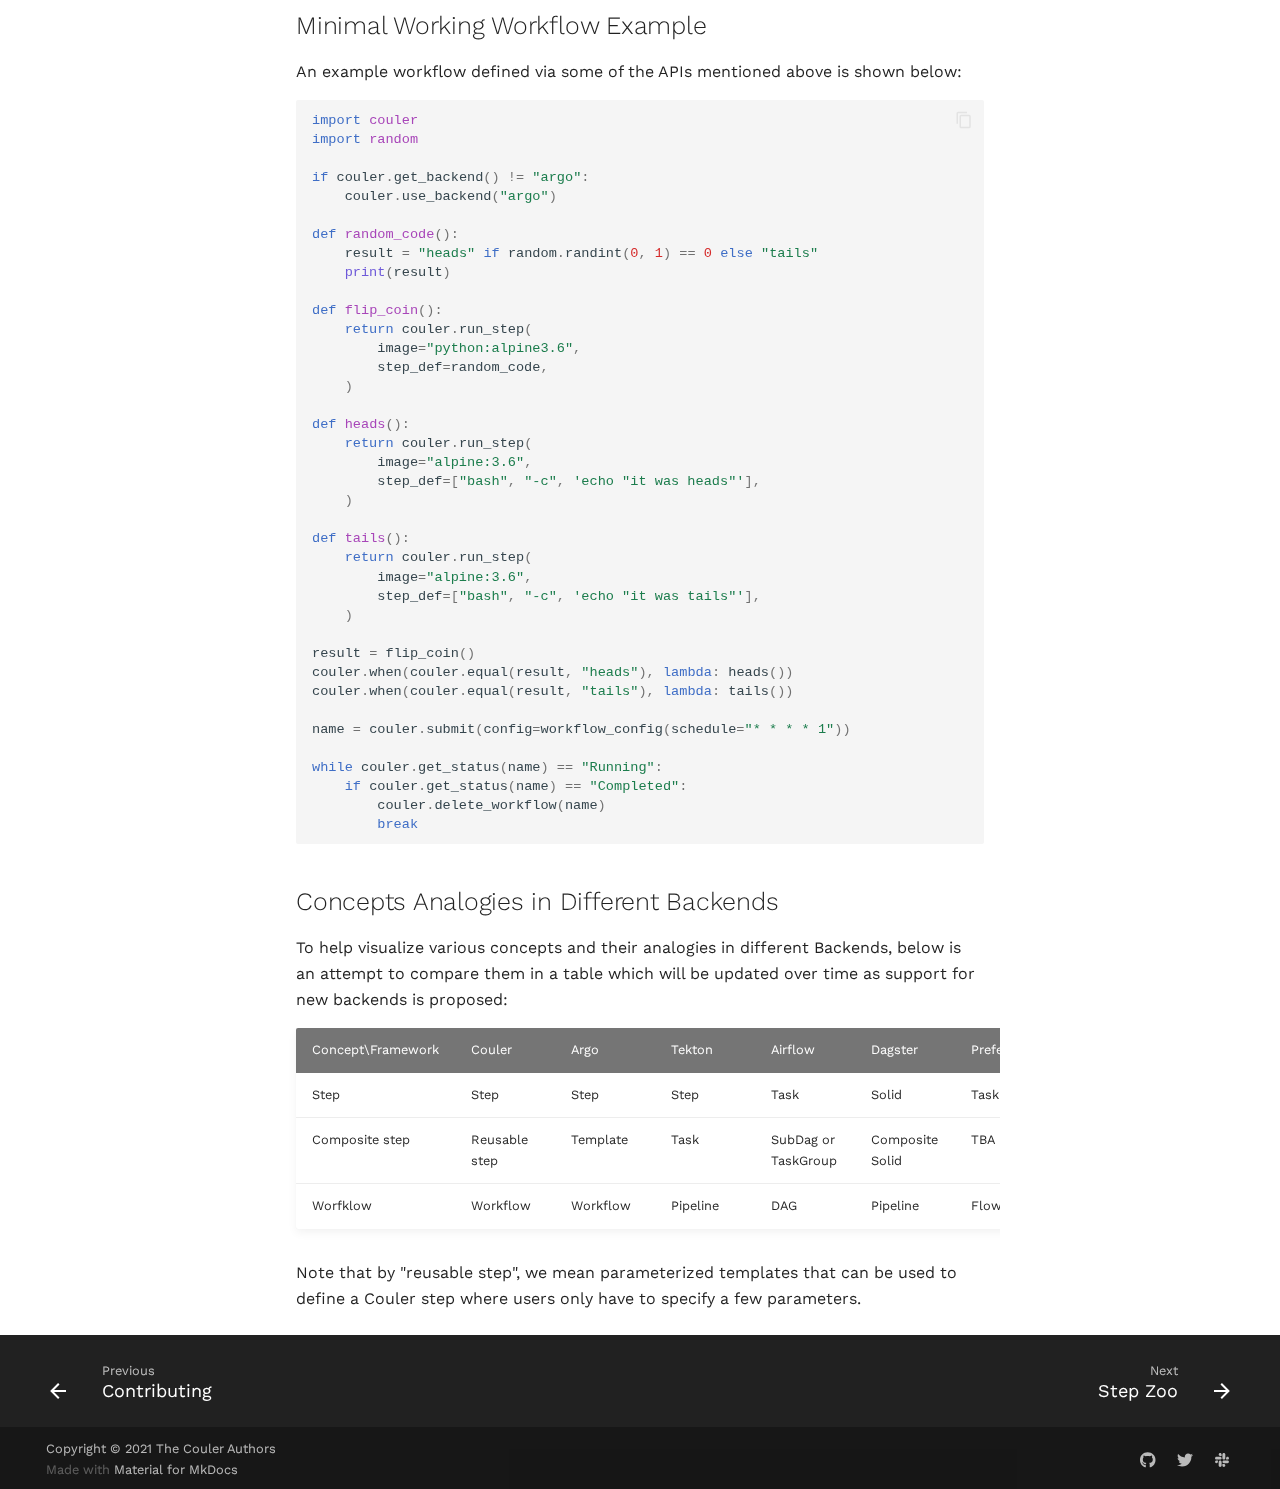
<file: couler-api-design/index.html>
<!doctype html>
<html lang="en" class="no-js">
  <head>
    
      <meta charset="utf-8">
      <meta name="viewport" content="width=device-width,initial-scale=1">
      
        <meta name="description" content="Couler aims to provide a unified interface for constructing and managing workflows on different workflow engines, such as Argo Workflows, Tekton Pipelines, and Apache Airflow.">
      
      
      
      
        <link rel="canonical" href="https://couler-proj.github.io/couler-api-design/">
      
      <link rel="icon" href="../assets/logo.svg">
      <meta name="generator" content="mkdocs-1.2.4, mkdocs-material-7.1.3">
    
    
      
        <title>API Design - Couler</title>
      
    
    
      <link rel="stylesheet" href="../assets/stylesheets/main.e35208c4.min.css">
      
        
        <link rel="stylesheet" href="../assets/stylesheets/palette.ef6f36e2.min.css">
        
      
    
    
    
      
        
        <link rel="preconnect" href="https://fonts.gstatic.com" crossorigin>
        <link rel="stylesheet" href="https://fonts.googleapis.com/css?family=Work+Sans:300,400,400i,700%7C&display=fallback">
        <style>:root{--md-text-font-family:"Work Sans";--md-code-font-family:""}</style>
      
    
    
    
      <link rel="stylesheet" href="../assets/stylesheets/extra.css">
    
    
      
    
    
  </head>
  
  
    
    
      
    
    
    
    
    <body dir="ltr" data-md-color-scheme="default" data-md-color-primary="" data-md-color-accent="">
  
    
    <script>function __prefix(e){return new URL("..",location).pathname+"."+e}function __get(e,t=localStorage){return JSON.parse(t.getItem(__prefix(e)))}</script>
    
      <script>var palette=__get("__palette");if(null!==palette&&"object"==typeof palette.color)for(var key in palette.color)document.body.setAttribute("data-md-color-"+key,palette.color[key])</script>
    
    <input class="md-toggle" data-md-toggle="drawer" type="checkbox" id="__drawer" autocomplete="off">
    <input class="md-toggle" data-md-toggle="search" type="checkbox" id="__search" autocomplete="off">
    <label class="md-overlay" for="__drawer"></label>
    <div data-md-component="skip">
      
        
        <a href="#couler-api-design" class="md-skip">
          Skip to content
        </a>
      
    </div>
    <div data-md-component="announce">
      
    </div>
    
      <header class="md-header" data-md-component="header">
  <nav class="md-header__inner md-grid" aria-label="Header">
    <a href=".." title="Couler" class="md-header__button md-logo" aria-label="Couler" data-md-component="logo">
      
  <img src="../assets/logo-white.svg" alt="logo">

    </a>
    <label class="md-header__button md-icon" for="__drawer">
      <svg xmlns="http://www.w3.org/2000/svg" viewBox="0 0 24 24"><path d="M3 6h18v2H3V6m0 5h18v2H3v-2m0 5h18v2H3v-2z"/></svg>
    </label>
    <div class="md-header__title" data-md-component="header-title">
      <div class="md-header__ellipsis">
        <div class="md-header__topic">
          <span class="md-ellipsis">
            Couler
          </span>
        </div>
        <div class="md-header__topic" data-md-component="header-topic">
          <span class="md-ellipsis">
            
              API Design
            
          </span>
        </div>
      </div>
    </div>
    
      <form class="md-header__option" data-md-component="palette">
        
          
          
          <input class="md-option" data-md-color-media="" data-md-color-scheme="default" data-md-color-primary="" data-md-color-accent="" type="radio" name="__palette" id="__palette_1">
          
            <label class="md-header__button md-icon" title="Switch to dark mode" for="__palette_2" hidden>
              <svg xmlns="http://www.w3.org/2000/svg" viewBox="0 0 24 24"><path d="m17.75 4.09-2.53 1.94.91 3.06-2.63-1.81-2.63 1.81.91-3.06-2.53-1.94L12.44 4l1.06-3 1.06 3 3.19.09m3.5 6.91-1.64 1.25.59 1.98-1.7-1.17-1.7 1.17.59-1.98L15.75 11l2.06-.05L18.5 9l.69 1.95 2.06.05m-2.28 4.95c.83-.08 1.72 1.1 1.19 1.85-.32.45-.66.87-1.08 1.27C15.17 23 8.84 23 4.94 19.07c-3.91-3.9-3.91-10.24 0-14.14.4-.4.82-.76 1.27-1.08.75-.53 1.93.36 1.85 1.19-.27 2.86.69 5.83 2.89 8.02a9.96 9.96 0 0 0 8.02 2.89m-1.64 2.02a12.08 12.08 0 0 1-7.8-3.47c-2.17-2.19-3.33-5-3.49-7.82-2.81 3.14-2.7 7.96.31 10.98 3.02 3.01 7.84 3.12 10.98.31z"/></svg>
            </label>
          
        
          
          
          <input class="md-option" data-md-color-media="" data-md-color-scheme="slate" data-md-color-primary="" data-md-color-accent="" type="radio" name="__palette" id="__palette_2">
          
            <label class="md-header__button md-icon" title="Switch to light mode" for="__palette_1" hidden>
              <svg xmlns="http://www.w3.org/2000/svg" viewBox="0 0 24 24"><path d="M12 7a5 5 0 0 1 5 5 5 5 0 0 1-5 5 5 5 0 0 1-5-5 5 5 0 0 1 5-5m0 2a3 3 0 0 0-3 3 3 3 0 0 0 3 3 3 3 0 0 0 3-3 3 3 0 0 0-3-3m0-7 2.39 3.42C13.65 5.15 12.84 5 12 5c-.84 0-1.65.15-2.39.42L12 2M3.34 7l4.16-.35A7.2 7.2 0 0 0 5.94 8.5c-.44.74-.69 1.5-.83 2.29L3.34 7m.02 10 1.76-3.77a7.131 7.131 0 0 0 2.38 4.14L3.36 17M20.65 7l-1.77 3.79a7.023 7.023 0 0 0-2.38-4.15l4.15.36m-.01 10-4.14.36c.59-.51 1.12-1.14 1.54-1.86.42-.73.69-1.5.83-2.29L20.64 17M12 22l-2.41-3.44c.74.27 1.55.44 2.41.44.82 0 1.63-.17 2.37-.44L12 22z"/></svg>
            </label>
          
        
      </form>
    
    
    
      <label class="md-header__button md-icon" for="__search">
        <svg xmlns="http://www.w3.org/2000/svg" viewBox="0 0 24 24"><path d="M9.5 3A6.5 6.5 0 0 1 16 9.5c0 1.61-.59 3.09-1.56 4.23l.27.27h.79l5 5-1.5 1.5-5-5v-.79l-.27-.27A6.516 6.516 0 0 1 9.5 16 6.5 6.5 0 0 1 3 9.5 6.5 6.5 0 0 1 9.5 3m0 2C7 5 5 7 5 9.5S7 14 9.5 14 14 12 14 9.5 12 5 9.5 5z"/></svg>
      </label>
      
<div class="md-search" data-md-component="search" role="dialog">
  <label class="md-search__overlay" for="__search"></label>
  <div class="md-search__inner" role="search">
    <form class="md-search__form" name="search">
      <input type="text" class="md-search__input" name="query" aria-label="Search" placeholder="Search" autocapitalize="off" autocorrect="off" autocomplete="off" spellcheck="false" data-md-component="search-query" data-md-state="active" required>
      <label class="md-search__icon md-icon" for="__search">
        <svg xmlns="http://www.w3.org/2000/svg" viewBox="0 0 24 24"><path d="M9.5 3A6.5 6.5 0 0 1 16 9.5c0 1.61-.59 3.09-1.56 4.23l.27.27h.79l5 5-1.5 1.5-5-5v-.79l-.27-.27A6.516 6.516 0 0 1 9.5 16 6.5 6.5 0 0 1 3 9.5 6.5 6.5 0 0 1 9.5 3m0 2C7 5 5 7 5 9.5S7 14 9.5 14 14 12 14 9.5 12 5 9.5 5z"/></svg>
        <svg xmlns="http://www.w3.org/2000/svg" viewBox="0 0 24 24"><path d="M20 11v2H8l5.5 5.5-1.42 1.42L4.16 12l7.92-7.92L13.5 5.5 8 11h12z"/></svg>
      </label>
      <button type="reset" class="md-search__icon md-icon" aria-label="Clear" tabindex="-1">
        <svg xmlns="http://www.w3.org/2000/svg" viewBox="0 0 24 24"><path d="M19 6.41 17.59 5 12 10.59 6.41 5 5 6.41 10.59 12 5 17.59 6.41 19 12 13.41 17.59 19 19 17.59 13.41 12 19 6.41z"/></svg>
      </button>
    </form>
    <div class="md-search__output">
      <div class="md-search__scrollwrap" data-md-scrollfix>
        <div class="md-search-result" data-md-component="search-result">
          <div class="md-search-result__meta">
            Initializing search
          </div>
          <ol class="md-search-result__list"></ol>
        </div>
      </div>
    </div>
  </div>
</div>
    
    
      <div class="md-header__source">
        
<a href="https://github.com/couler-proj/couler/" title="Go to repository" class="md-source" data-md-component="source">
  <div class="md-source__icon md-icon">
    
    <svg xmlns="http://www.w3.org/2000/svg" viewBox="0 0 448 512"><path d="M439.55 236.05 244 40.45a28.87 28.87 0 0 0-40.81 0l-40.66 40.63 51.52 51.52c27.06-9.14 52.68 16.77 43.39 43.68l49.66 49.66c34.23-11.8 61.18 31 35.47 56.69-26.49 26.49-70.21-2.87-56-37.34L240.22 199v121.85c25.3 12.54 22.26 41.85 9.08 55a34.34 34.34 0 0 1-48.55 0c-17.57-17.6-11.07-46.91 11.25-56v-123c-20.8-8.51-24.6-30.74-18.64-45L142.57 101 8.45 235.14a28.86 28.86 0 0 0 0 40.81l195.61 195.6a28.86 28.86 0 0 0 40.8 0l194.69-194.69a28.86 28.86 0 0 0 0-40.81z"/></svg>
  </div>
  <div class="md-source__repository">
    couler-proj/couler
  </div>
</a>
      </div>
    
  </nav>
</header>
    
    <div class="md-container" data-md-component="container">
      
      
        
      
      <main class="md-main" data-md-component="main">
        <div class="md-main__inner md-grid">
          
            
              
              <div class="md-sidebar md-sidebar--primary" data-md-component="sidebar" data-md-type="navigation" >
                <div class="md-sidebar__scrollwrap">
                  <div class="md-sidebar__inner">
                    


<nav class="md-nav md-nav--primary" aria-label="Navigation" data-md-level="0">
  <label class="md-nav__title" for="__drawer">
    <a href=".." title="Couler" class="md-nav__button md-logo" aria-label="Couler" data-md-component="logo">
      
  <img src="../assets/logo-white.svg" alt="logo">

    </a>
    Couler
  </label>
  
    <div class="md-nav__source">
      
<a href="https://github.com/couler-proj/couler/" title="Go to repository" class="md-source" data-md-component="source">
  <div class="md-source__icon md-icon">
    
    <svg xmlns="http://www.w3.org/2000/svg" viewBox="0 0 448 512"><path d="M439.55 236.05 244 40.45a28.87 28.87 0 0 0-40.81 0l-40.66 40.63 51.52 51.52c27.06-9.14 52.68 16.77 43.39 43.68l49.66 49.66c34.23-11.8 61.18 31 35.47 56.69-26.49 26.49-70.21-2.87-56-37.34L240.22 199v121.85c25.3 12.54 22.26 41.85 9.08 55a34.34 34.34 0 0 1-48.55 0c-17.57-17.6-11.07-46.91 11.25-56v-123c-20.8-8.51-24.6-30.74-18.64-45L142.57 101 8.45 235.14a28.86 28.86 0 0 0 0 40.81l195.61 195.6a28.86 28.86 0 0 0 40.8 0l194.69-194.69a28.86 28.86 0 0 0 0-40.81z"/></svg>
  </div>
  <div class="md-source__repository">
    couler-proj/couler
  </div>
</a>
    </div>
  
  <ul class="md-nav__list" data-md-scrollfix>
    
      
      
      

  
  
  
    <li class="md-nav__item">
      <a href=".." class="md-nav__link">
        Overview
      </a>
    </li>
  

    
      
      
      

  
  
  
    <li class="md-nav__item">
      <a href="../getting-started/" class="md-nav__link">
        Getting Started
      </a>
    </li>
  

    
      
      
      

  
  
  
    <li class="md-nav__item">
      <a href="../examples/" class="md-nav__link">
        Examples
      </a>
    </li>
  

    
      
      
      

  
  
    
  
  
    
    <li class="md-nav__item md-nav__item--active md-nav__item--nested">
      
      
        <input class="md-nav__toggle md-toggle" data-md-toggle="__nav_4" type="checkbox" id="__nav_4" checked>
      
      <label class="md-nav__link" for="__nav_4">
        Developer Guide
        <span class="md-nav__icon md-icon"></span>
      </label>
      <nav class="md-nav" aria-label="Developer Guide" data-md-level="1">
        <label class="md-nav__title" for="__nav_4">
          <span class="md-nav__icon md-icon"></span>
          Developer Guide
        </label>
        <ul class="md-nav__list" data-md-scrollfix>
          
            
  
  
  
    <li class="md-nav__item">
      <a href="../contributing/" class="md-nav__link">
        Contributing
      </a>
    </li>
  

          
            
  
  
    
  
  
    <li class="md-nav__item md-nav__item--active">
      
      <input class="md-nav__toggle md-toggle" data-md-toggle="toc" type="checkbox" id="__toc">
      
      
        
      
      
        <label class="md-nav__link md-nav__link--active" for="__toc">
          API Design
          <span class="md-nav__icon md-icon"></span>
        </label>
      
      <a href="./" class="md-nav__link md-nav__link--active">
        API Design
      </a>
      
        
<nav class="md-nav md-nav--secondary" aria-label="Table of contents">
  
  
  
    
  
  
    <label class="md-nav__title" for="__toc">
      <span class="md-nav__icon md-icon"></span>
      Table of contents
    </label>
    <ul class="md-nav__list" data-md-component="toc" data-md-scrollfix>
      
        <li class="md-nav__item">
  <a href="#goals" class="md-nav__link">
    Goals
  </a>
  
</li>
      
        <li class="md-nav__item">
  <a href="#non-goals" class="md-nav__link">
    Non-Goals
  </a>
  
</li>
      
        <li class="md-nav__item">
  <a href="#design" class="md-nav__link">
    Design
  </a>
  
</li>
      
        <li class="md-nav__item">
  <a href="#minimal-working-workflow-example" class="md-nav__link">
    Minimal Working Workflow Example
  </a>
  
</li>
      
        <li class="md-nav__item">
  <a href="#concepts-analogies-in-different-backends" class="md-nav__link">
    Concepts Analogies in Different Backends
  </a>
  
</li>
      
    </ul>
  
</nav>
      
    </li>
  

          
            
  
  
  
    <li class="md-nav__item">
      <a href="../couler-step-zoo/" class="md-nav__link">
        Step Zoo
      </a>
    </li>
  

          
            
  
  
  
    <li class="md-nav__item">
      <a href="../couler-tekton-design/" class="md-nav__link">
        Tekton Design
      </a>
    </li>
  

          
            
  
  
  
    <li class="md-nav__item">
      <a href="../TEMPLATE/" class="md-nav__link">
        Template
      </a>
    </li>
  

          
        </ul>
      </nav>
    </li>
  

    
      
      
      

  
  
  
    <li class="md-nav__item">
      <a href="../adopters/" class="md-nav__link">
        Adopters
      </a>
    </li>
  

    
  </ul>
</nav>
                  </div>
                </div>
              </div>
            
            
              
              <div class="md-sidebar md-sidebar--secondary" data-md-component="sidebar" data-md-type="toc" >
                <div class="md-sidebar__scrollwrap">
                  <div class="md-sidebar__inner">
                    
<nav class="md-nav md-nav--secondary" aria-label="Table of contents">
  
  
  
    
  
  
    <label class="md-nav__title" for="__toc">
      <span class="md-nav__icon md-icon"></span>
      Table of contents
    </label>
    <ul class="md-nav__list" data-md-component="toc" data-md-scrollfix>
      
        <li class="md-nav__item">
  <a href="#goals" class="md-nav__link">
    Goals
  </a>
  
</li>
      
        <li class="md-nav__item">
  <a href="#non-goals" class="md-nav__link">
    Non-Goals
  </a>
  
</li>
      
        <li class="md-nav__item">
  <a href="#design" class="md-nav__link">
    Design
  </a>
  
</li>
      
        <li class="md-nav__item">
  <a href="#minimal-working-workflow-example" class="md-nav__link">
    Minimal Working Workflow Example
  </a>
  
</li>
      
        <li class="md-nav__item">
  <a href="#concepts-analogies-in-different-backends" class="md-nav__link">
    Concepts Analogies in Different Backends
  </a>
  
</li>
      
    </ul>
  
</nav>
                  </div>
                </div>
              </div>
            
          
          <div class="md-content" data-md-component="content">
            <article class="md-content__inner md-typeset">
              
                
                  <a href="https://github.com/couler-proj/couler/edit/master/docs/couler-api-design.md" title="Edit this page" class="md-content__button md-icon">
                    <svg xmlns="http://www.w3.org/2000/svg" viewBox="0 0 24 24"><path d="M20.71 7.04c.39-.39.39-1.04 0-1.41l-2.34-2.34c-.37-.39-1.02-.39-1.41 0l-1.84 1.83 3.75 3.75M3 17.25V21h3.75L17.81 9.93l-3.75-3.75L3 17.25z"/></svg>
                  </a>
                
                
                <h1 id="couler-api-design">Couler API Design<a class="headerlink" href="#couler-api-design" title="Permanent link">&para;</a></h1>
<p>This document outlines the design of core Couler APIs to support multiple workflow backends. Please see
<a href="https://github.com/couler-proj/couler/pull/24">this RFC</a> for the initial design discussions.</p>
<h2 id="goals">Goals<a class="headerlink" href="#goals" title="Permanent link">&para;</a></h2>
<ul>
<li>Design the core Couler APIs that can be implemented across different workflow engines.</li>
<li>Provide a <em>minimal</em> set of APIs that are forward-looking, engine-agnostic, and less likely to deprecate over-time.</li>
</ul>
<h2 id="non-goals">Non-Goals<a class="headerlink" href="#non-goals" title="Permanent link">&para;</a></h2>
<ul>
<li>Provide an exhaustive set of APIs that cover all use cases and all workflow engines.</li>
<li>Provide implementation details.</li>
</ul>
<h2 id="design">Design<a class="headerlink" href="#design" title="Permanent link">&para;</a></h2>
<p>Core operations (<code>couler.ops</code>):</p>
<ul>
<li><code>run_step(step_def)</code> where <code>step_def</code> is the step definition that can be a container spec, Python function,
or spec that's specific to the underlying workflow engine (e.g. k8s CRD if Argo Workflow is used). A "step"
represents a node in the workflow graph, e.g. the "smallest" unit in some sense. For an analogy
of a Couler "step" in different backends, please see the last section for a table of various Couler concepts.</li>
</ul>
<p>Control flow (<code>couler.control_flows</code>):</p>
<ul>
<li><code>map(func, *args, **kwargs)</code> where <code>*args</code> and <code>**kwargs</code> correspond to various arguments passed to the function <code>func</code>.</li>
<li><code>when(cond, if_op, else_op)</code> where<ul>
<li><code>cond</code> can be any of the following predicates: <code>equal()</code>, <code>not_equal()</code>, <code>bigger()</code>, <code>smaller()</code>, <code>bigger_equal()</code>, <code>smaller_equal()</code>.</li>
<li>The operation defined in <code>if_op</code> will be executed when <code>cond</code> is true. Otherwise, <code>else_op</code> will be executed.</li>
</ul>
</li>
<li><code>while_loop(cond, func, *args, **kwargs)</code> where<ul>
<li><code>cond</code> can be any one of the predicates mentioned above.</li>
<li><code>func</code>, <code>*args</code>, and <code>**kwargs</code> are similar to <code>map()</code>'s.</li>
</ul>
</li>
</ul>
<p>Utilities (<code>couler.utils</code>):</p>
<ul>
<li><code>submit(config=workflow_config(schedule="* * * * 1"))</code> where <code>config</code> is engine-specific.</li>
<li><code>get_status(workflow_name)</code></li>
<li><code>get_logs(workflow_name)</code></li>
<li><code>delete_workflow(workflow_name)</code></li>
</ul>
<p>Backends (<code>couler.backends</code>):</p>
<ul>
<li><code>get_backend()</code></li>
<li><code>use_backend("argo")</code></li>
</ul>
<h2 id="minimal-working-workflow-example">Minimal Working Workflow Example<a class="headerlink" href="#minimal-working-workflow-example" title="Permanent link">&para;</a></h2>
<p>An example workflow defined via some of the APIs mentioned above is shown below:</p>
<div class="highlight"><pre><span></span><code><span class="kn">import</span> <span class="nn">couler</span>
<span class="kn">import</span> <span class="nn">random</span>

<span class="k">if</span> <span class="n">couler</span><span class="o">.</span><span class="n">get_backend</span><span class="p">()</span> <span class="o">!=</span> <span class="s2">&quot;argo&quot;</span><span class="p">:</span>
    <span class="n">couler</span><span class="o">.</span><span class="n">use_backend</span><span class="p">(</span><span class="s2">&quot;argo&quot;</span><span class="p">)</span>

<span class="k">def</span> <span class="nf">random_code</span><span class="p">():</span>
    <span class="n">result</span> <span class="o">=</span> <span class="s2">&quot;heads&quot;</span> <span class="k">if</span> <span class="n">random</span><span class="o">.</span><span class="n">randint</span><span class="p">(</span><span class="mi">0</span><span class="p">,</span> <span class="mi">1</span><span class="p">)</span> <span class="o">==</span> <span class="mi">0</span> <span class="k">else</span> <span class="s2">&quot;tails&quot;</span>
    <span class="nb">print</span><span class="p">(</span><span class="n">result</span><span class="p">)</span>

<span class="k">def</span> <span class="nf">flip_coin</span><span class="p">():</span>
    <span class="k">return</span> <span class="n">couler</span><span class="o">.</span><span class="n">run_step</span><span class="p">(</span>
        <span class="n">image</span><span class="o">=</span><span class="s2">&quot;python:alpine3.6&quot;</span><span class="p">,</span>
        <span class="n">step_def</span><span class="o">=</span><span class="n">random_code</span><span class="p">,</span>
    <span class="p">)</span>

<span class="k">def</span> <span class="nf">heads</span><span class="p">():</span>
    <span class="k">return</span> <span class="n">couler</span><span class="o">.</span><span class="n">run_step</span><span class="p">(</span>
        <span class="n">image</span><span class="o">=</span><span class="s2">&quot;alpine:3.6&quot;</span><span class="p">,</span>
        <span class="n">step_def</span><span class="o">=</span><span class="p">[</span><span class="s2">&quot;bash&quot;</span><span class="p">,</span> <span class="s2">&quot;-c&quot;</span><span class="p">,</span> <span class="s1">&#39;echo &quot;it was heads&quot;&#39;</span><span class="p">],</span>
    <span class="p">)</span>

<span class="k">def</span> <span class="nf">tails</span><span class="p">():</span>
    <span class="k">return</span> <span class="n">couler</span><span class="o">.</span><span class="n">run_step</span><span class="p">(</span>
        <span class="n">image</span><span class="o">=</span><span class="s2">&quot;alpine:3.6&quot;</span><span class="p">,</span>
        <span class="n">step_def</span><span class="o">=</span><span class="p">[</span><span class="s2">&quot;bash&quot;</span><span class="p">,</span> <span class="s2">&quot;-c&quot;</span><span class="p">,</span> <span class="s1">&#39;echo &quot;it was tails&quot;&#39;</span><span class="p">],</span>
    <span class="p">)</span>

<span class="n">result</span> <span class="o">=</span> <span class="n">flip_coin</span><span class="p">()</span>
<span class="n">couler</span><span class="o">.</span><span class="n">when</span><span class="p">(</span><span class="n">couler</span><span class="o">.</span><span class="n">equal</span><span class="p">(</span><span class="n">result</span><span class="p">,</span> <span class="s2">&quot;heads&quot;</span><span class="p">),</span> <span class="k">lambda</span><span class="p">:</span> <span class="n">heads</span><span class="p">())</span>
<span class="n">couler</span><span class="o">.</span><span class="n">when</span><span class="p">(</span><span class="n">couler</span><span class="o">.</span><span class="n">equal</span><span class="p">(</span><span class="n">result</span><span class="p">,</span> <span class="s2">&quot;tails&quot;</span><span class="p">),</span> <span class="k">lambda</span><span class="p">:</span> <span class="n">tails</span><span class="p">())</span>

<span class="n">name</span> <span class="o">=</span> <span class="n">couler</span><span class="o">.</span><span class="n">submit</span><span class="p">(</span><span class="n">config</span><span class="o">=</span><span class="n">workflow_config</span><span class="p">(</span><span class="n">schedule</span><span class="o">=</span><span class="s2">&quot;* * * * 1&quot;</span><span class="p">))</span>

<span class="k">while</span> <span class="n">couler</span><span class="o">.</span><span class="n">get_status</span><span class="p">(</span><span class="n">name</span><span class="p">)</span> <span class="o">==</span> <span class="s2">&quot;Running&quot;</span><span class="p">:</span>
    <span class="k">if</span> <span class="n">couler</span><span class="o">.</span><span class="n">get_status</span><span class="p">(</span><span class="n">name</span><span class="p">)</span> <span class="o">==</span> <span class="s2">&quot;Completed&quot;</span><span class="p">:</span>
        <span class="n">couler</span><span class="o">.</span><span class="n">delete_workflow</span><span class="p">(</span><span class="n">name</span><span class="p">)</span>
        <span class="k">break</span>
</code></pre></div>
<h2 id="concepts-analogies-in-different-backends">Concepts Analogies in Different Backends<a class="headerlink" href="#concepts-analogies-in-different-backends" title="Permanent link">&para;</a></h2>
<p>To help visualize various concepts and their analogies in different Backends,
below is an attempt to compare them in a table which will be updated over time as
support for new backends is proposed:</p>
<table>
<thead>
<tr>
<th>Concept\Framework</th>
<th>Couler</th>
<th>Argo</th>
<th>Tekton</th>
<th>Airflow</th>
<th>Dagster</th>
<th>Prefect</th>
</tr>
</thead>
<tbody>
<tr>
<td>Step</td>
<td>Step</td>
<td>Step</td>
<td>Step</td>
<td>Task</td>
<td>Solid</td>
<td>Task</td>
</tr>
<tr>
<td>Composite step</td>
<td>Reusable step</td>
<td>Template</td>
<td>Task</td>
<td>SubDag or TaskGroup</td>
<td>Composite Solid</td>
<td>TBA</td>
</tr>
<tr>
<td>Worfklow</td>
<td>Workflow</td>
<td>Workflow</td>
<td>Pipeline</td>
<td>DAG</td>
<td>Pipeline</td>
<td>Flow</td>
</tr>
</tbody>
</table>
<p>Note that by "reusable step", we mean parameterized templates that can be used to define a Couler step where users only have to specify a few parameters.</p>
                
              
              
                


              
            </article>
          </div>
        </div>
        
      </main>
      
        
<footer class="md-footer">
  
    <nav class="md-footer__inner md-grid" aria-label="Footer">
      
        <a href="../contributing/" class="md-footer__link md-footer__link--prev" rel="prev">
          <div class="md-footer__button md-icon">
            <svg xmlns="http://www.w3.org/2000/svg" viewBox="0 0 24 24"><path d="M20 11v2H8l5.5 5.5-1.42 1.42L4.16 12l7.92-7.92L13.5 5.5 8 11h12z"/></svg>
          </div>
          <div class="md-footer__title">
            <div class="md-ellipsis">
              <span class="md-footer__direction">
                Previous
              </span>
              Contributing
            </div>
          </div>
        </a>
      
      
        <a href="../couler-step-zoo/" class="md-footer__link md-footer__link--next" rel="next">
          <div class="md-footer__title">
            <div class="md-ellipsis">
              <span class="md-footer__direction">
                Next
              </span>
              Step Zoo
            </div>
          </div>
          <div class="md-footer__button md-icon">
            <svg xmlns="http://www.w3.org/2000/svg" viewBox="0 0 24 24"><path d="M4 11v2h12l-5.5 5.5 1.42 1.42L19.84 12l-7.92-7.92L10.5 5.5 16 11H4z"/></svg>
          </div>
        </a>
      
    </nav>
  
  <div class="md-footer-meta md-typeset">
    <div class="md-footer-meta__inner md-grid">
      <div class="md-footer-copyright">
        
          <div class="md-footer-copyright__highlight">
            Copyright &copy; 2021 The Couler Authors
          </div>
        
        Made with
        <a href="https://squidfunk.github.io/mkdocs-material/" target="_blank" rel="noopener">
          Material for MkDocs
        </a>
        
      </div>
      
  <div class="md-footer-social">
    
      
      
        
        
      
      <a href="https://github.com/couler-proj/couler" target="_blank" rel="noopener" title="github.com" class="md-footer-social__link">
        <svg xmlns="http://www.w3.org/2000/svg" viewBox="0 0 496 512"><path d="M165.9 397.4c0 2-2.3 3.6-5.2 3.6-3.3.3-5.6-1.3-5.6-3.6 0-2 2.3-3.6 5.2-3.6 3-.3 5.6 1.3 5.6 3.6zm-31.1-4.5c-.7 2 1.3 4.3 4.3 4.9 2.6 1 5.6 0 6.2-2s-1.3-4.3-4.3-5.2c-2.6-.7-5.5.3-6.2 2.3zm44.2-1.7c-2.9.7-4.9 2.6-4.6 4.9.3 2 2.9 3.3 5.9 2.6 2.9-.7 4.9-2.6 4.6-4.6-.3-1.9-3-3.2-5.9-2.9zM244.8 8C106.1 8 0 113.3 0 252c0 110.9 69.8 205.8 169.5 239.2 12.8 2.3 17.3-5.6 17.3-12.1 0-6.2-.3-40.4-.3-61.4 0 0-70 15-84.7-29.8 0 0-11.4-29.1-27.8-36.6 0 0-22.9-15.7 1.6-15.4 0 0 24.9 2 38.6 25.8 21.9 38.6 58.6 27.5 72.9 20.9 2.3-16 8.8-27.1 16-33.7-55.9-6.2-112.3-14.3-112.3-110.5 0-27.5 7.6-41.3 23.6-58.9-2.6-6.5-11.1-33.3 2.6-67.9 20.9-6.5 69 27 69 27 20-5.6 41.5-8.5 62.8-8.5s42.8 2.9 62.8 8.5c0 0 48.1-33.6 69-27 13.7 34.7 5.2 61.4 2.6 67.9 16 17.7 25.8 31.5 25.8 58.9 0 96.5-58.9 104.2-114.8 110.5 9.2 7.9 17 22.9 17 46.4 0 33.7-.3 75.4-.3 83.6 0 6.5 4.6 14.4 17.3 12.1C428.2 457.8 496 362.9 496 252 496 113.3 383.5 8 244.8 8zM97.2 352.9c-1.3 1-1 3.3.7 5.2 1.6 1.6 3.9 2.3 5.2 1 1.3-1 1-3.3-.7-5.2-1.6-1.6-3.9-2.3-5.2-1zm-10.8-8.1c-.7 1.3.3 2.9 2.3 3.9 1.6 1 3.6.7 4.3-.7.7-1.3-.3-2.9-2.3-3.9-2-.6-3.6-.3-4.3.7zm32.4 35.6c-1.6 1.3-1 4.3 1.3 6.2 2.3 2.3 5.2 2.6 6.5 1 1.3-1.3.7-4.3-1.3-6.2-2.2-2.3-5.2-2.6-6.5-1zm-11.4-14.7c-1.6 1-1.6 3.6 0 5.9 1.6 2.3 4.3 3.3 5.6 2.3 1.6-1.3 1.6-3.9 0-6.2-1.4-2.3-4-3.3-5.6-2z"/></svg>
      </a>
    
      
      
        
        
      
      <a href="https://twitter.com/CoulerProject" target="_blank" rel="noopener" title="twitter.com" class="md-footer-social__link">
        <svg xmlns="http://www.w3.org/2000/svg" viewBox="0 0 512 512"><path d="M459.37 151.716c.325 4.548.325 9.097.325 13.645 0 138.72-105.583 298.558-298.558 298.558-59.452 0-114.68-17.219-161.137-47.106 8.447.974 16.568 1.299 25.34 1.299 49.055 0 94.213-16.568 130.274-44.832-46.132-.975-84.792-31.188-98.112-72.772 6.498.974 12.995 1.624 19.818 1.624 9.421 0 18.843-1.3 27.614-3.573-48.081-9.747-84.143-51.98-84.143-102.985v-1.299c13.969 7.797 30.214 12.67 47.431 13.319-28.264-18.843-46.781-51.005-46.781-87.391 0-19.492 5.197-37.36 14.294-52.954 51.655 63.675 129.3 105.258 216.365 109.807-1.624-7.797-2.599-15.918-2.599-24.04 0-57.828 46.782-104.934 104.934-104.934 30.213 0 57.502 12.67 76.67 33.137 23.715-4.548 46.456-13.32 66.599-25.34-7.798 24.366-24.366 44.833-46.132 57.827 21.117-2.273 41.584-8.122 60.426-16.243-14.292 20.791-32.161 39.308-52.628 54.253z"/></svg>
      </a>
    
      
      
        
        
      
      <a href="https://join.slack.com/t/couler/shared_invite/zt-i0m7ziol-1gz4_p_aXmWM7KVpxJ4k9Q" target="_blank" rel="noopener" title="join.slack.com" class="md-footer-social__link">
        <svg xmlns="http://www.w3.org/2000/svg" viewBox="0 0 448 512"><path d="M94.12 315.1c0 25.9-21.16 47.06-47.06 47.06S0 341 0 315.1c0-25.9 21.16-47.06 47.06-47.06h47.06v47.06zm23.72 0c0-25.9 21.16-47.06 47.06-47.06s47.06 21.16 47.06 47.06v117.84c0 25.9-21.16 47.06-47.06 47.06s-47.06-21.16-47.06-47.06V315.1zm47.06-188.98c-25.9 0-47.06-21.16-47.06-47.06S139 32 164.9 32s47.06 21.16 47.06 47.06v47.06H164.9zm0 23.72c25.9 0 47.06 21.16 47.06 47.06s-21.16 47.06-47.06 47.06H47.06C21.16 243.96 0 222.8 0 196.9s21.16-47.06 47.06-47.06H164.9zm188.98 47.06c0-25.9 21.16-47.06 47.06-47.06 25.9 0 47.06 21.16 47.06 47.06s-21.16 47.06-47.06 47.06h-47.06V196.9zm-23.72 0c0 25.9-21.16 47.06-47.06 47.06-25.9 0-47.06-21.16-47.06-47.06V79.06c0-25.9 21.16-47.06 47.06-47.06 25.9 0 47.06 21.16 47.06 47.06V196.9zM283.1 385.88c25.9 0 47.06 21.16 47.06 47.06 0 25.9-21.16 47.06-47.06 47.06-25.9 0-47.06-21.16-47.06-47.06v-47.06h47.06zm0-23.72c-25.9 0-47.06-21.16-47.06-47.06 0-25.9 21.16-47.06 47.06-47.06h117.84c25.9 0 47.06 21.16 47.06 47.06 0 25.9-21.16 47.06-47.06 47.06H283.1z"/></svg>
      </a>
    
  </div>

    </div>
  </div>
</footer>
      
    </div>
    <div class="md-dialog" data-md-component="dialog">
      <div class="md-dialog__inner md-typeset"></div>
    </div>
    <script id="__config" type="application/json">{"base": "..", "features": [], "translations": {"clipboard.copy": "Copy to clipboard", "clipboard.copied": "Copied to clipboard", "search.config.lang": "en", "search.config.pipeline": "trimmer, stopWordFilter", "search.config.separator": "[\\s\\-]+", "search.placeholder": "Search", "search.result.placeholder": "Type to start searching", "search.result.none": "No matching documents", "search.result.one": "1 matching document", "search.result.other": "# matching documents", "search.result.more.one": "1 more on this page", "search.result.more.other": "# more on this page", "search.result.term.missing": "Missing"}, "search": "../assets/javascripts/workers/search.fe42c31b.min.js", "version": null}</script>
    
    
      <script src="../assets/javascripts/bundle.4ea5477f.min.js"></script>
      
    
  </body>
</html>
</file>
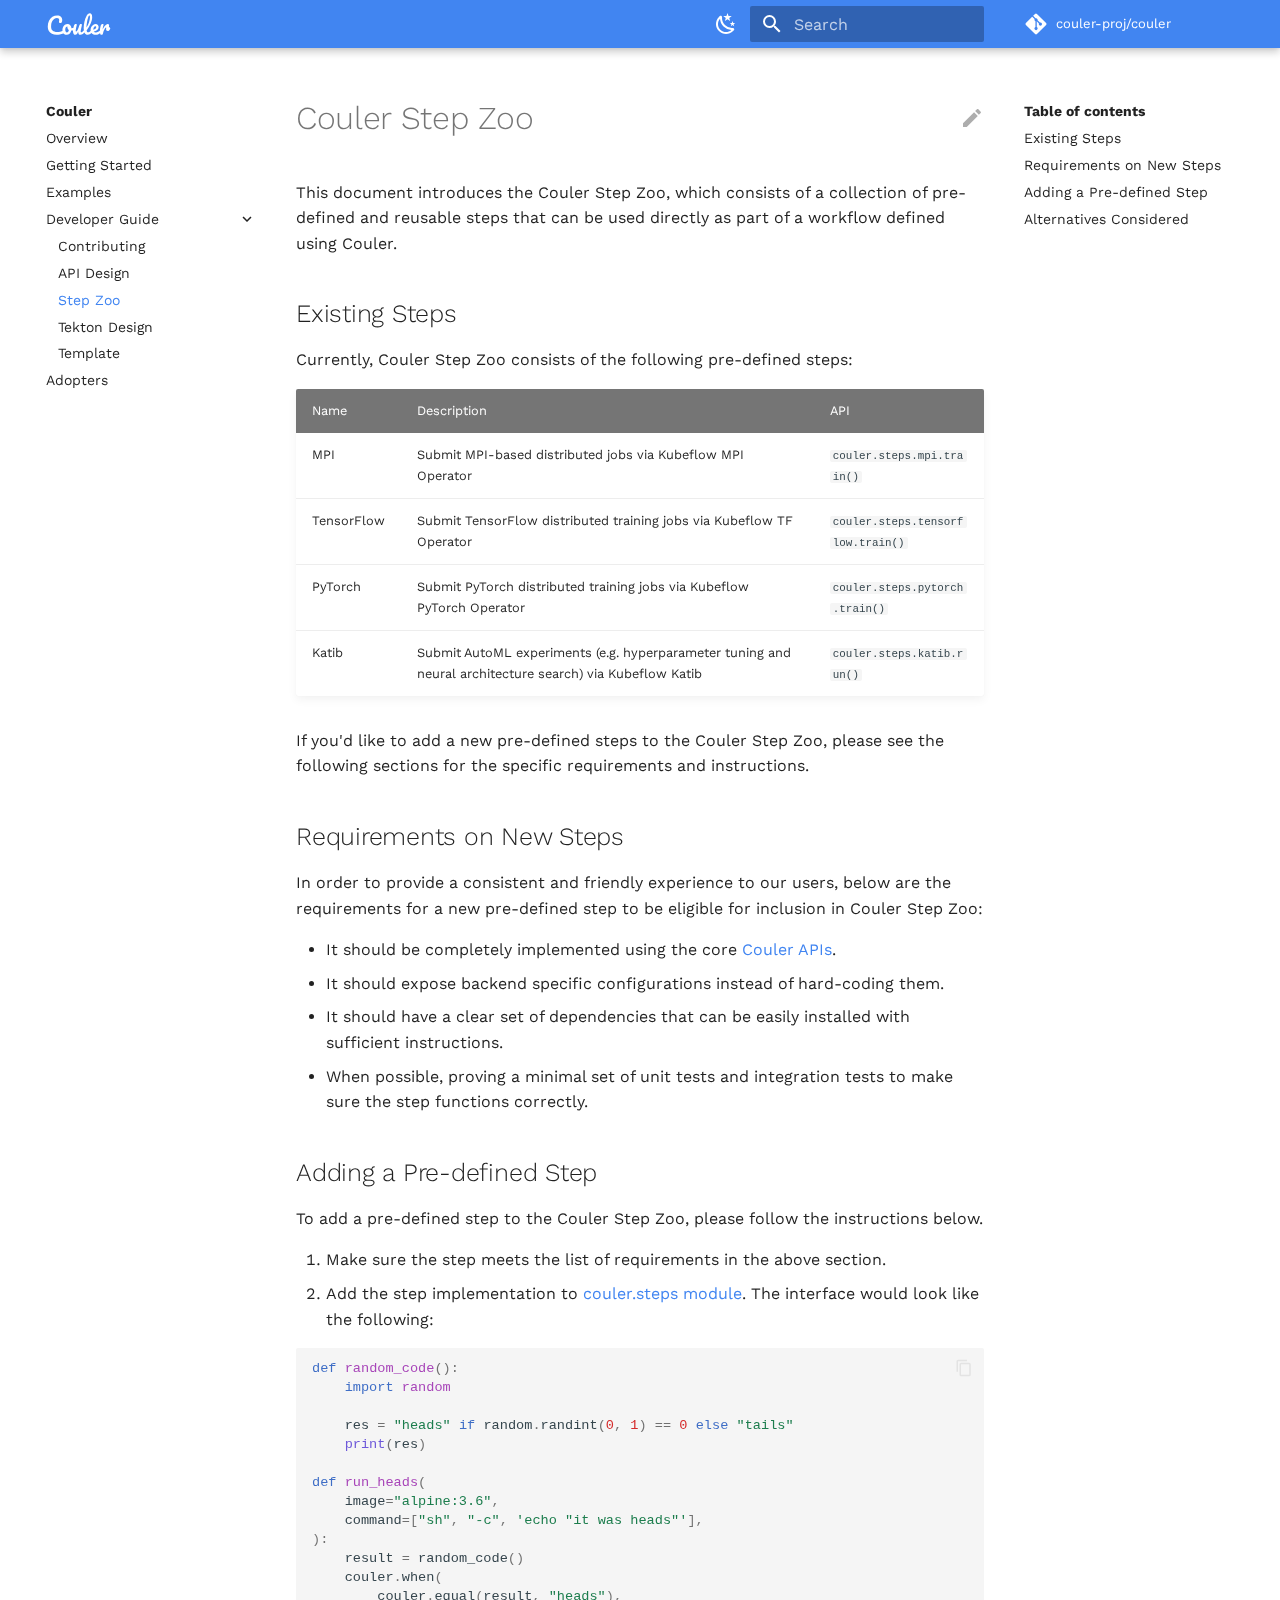
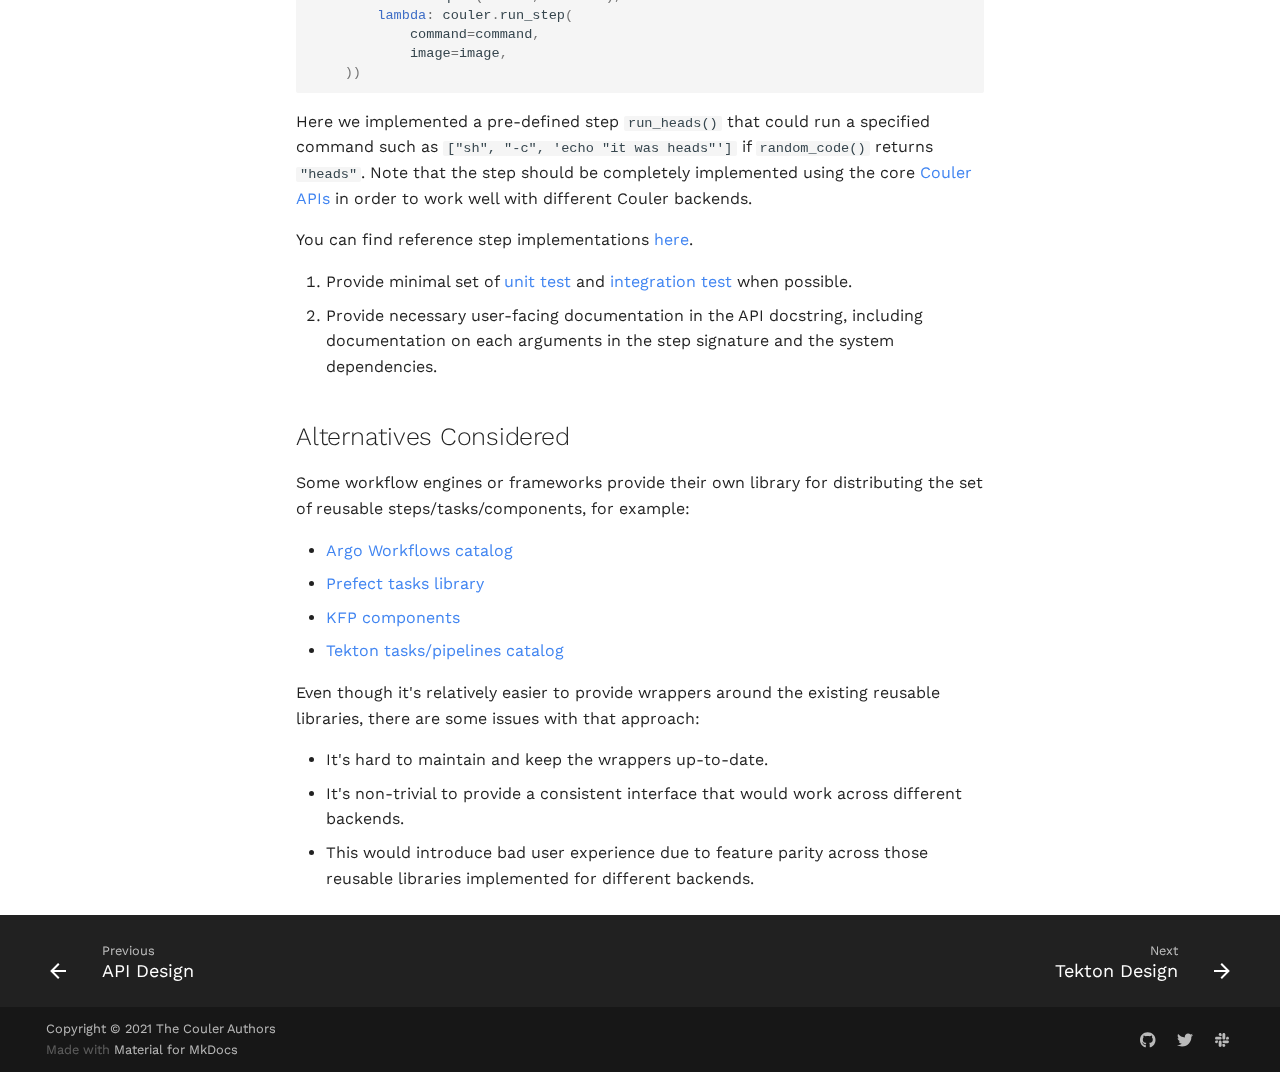
<file: couler-step-zoo/index.html>
<!doctype html>
<html lang="en" class="no-js">
  <head>
    
      <meta charset="utf-8">
      <meta name="viewport" content="width=device-width,initial-scale=1">
      
        <meta name="description" content="Couler aims to provide a unified interface for constructing and managing workflows on different workflow engines, such as Argo Workflows, Tekton Pipelines, and Apache Airflow.">
      
      
      
      
        <link rel="canonical" href="https://couler-proj.github.io/couler-step-zoo/">
      
      <link rel="icon" href="../assets/logo.svg">
      <meta name="generator" content="mkdocs-1.2.4, mkdocs-material-7.1.3">
    
    
      
        <title>Step Zoo - Couler</title>
      
    
    
      <link rel="stylesheet" href="../assets/stylesheets/main.e35208c4.min.css">
      
        
        <link rel="stylesheet" href="../assets/stylesheets/palette.ef6f36e2.min.css">
        
      
    
    
    
      
        
        <link rel="preconnect" href="https://fonts.gstatic.com" crossorigin>
        <link rel="stylesheet" href="https://fonts.googleapis.com/css?family=Work+Sans:300,400,400i,700%7C&display=fallback">
        <style>:root{--md-text-font-family:"Work Sans";--md-code-font-family:""}</style>
      
    
    
    
      <link rel="stylesheet" href="../assets/stylesheets/extra.css">
    
    
      
    
    
  </head>
  
  
    
    
      
    
    
    
    
    <body dir="ltr" data-md-color-scheme="default" data-md-color-primary="" data-md-color-accent="">
  
    
    <script>function __prefix(e){return new URL("..",location).pathname+"."+e}function __get(e,t=localStorage){return JSON.parse(t.getItem(__prefix(e)))}</script>
    
      <script>var palette=__get("__palette");if(null!==palette&&"object"==typeof palette.color)for(var key in palette.color)document.body.setAttribute("data-md-color-"+key,palette.color[key])</script>
    
    <input class="md-toggle" data-md-toggle="drawer" type="checkbox" id="__drawer" autocomplete="off">
    <input class="md-toggle" data-md-toggle="search" type="checkbox" id="__search" autocomplete="off">
    <label class="md-overlay" for="__drawer"></label>
    <div data-md-component="skip">
      
        
        <a href="#couler-step-zoo" class="md-skip">
          Skip to content
        </a>
      
    </div>
    <div data-md-component="announce">
      
    </div>
    
      <header class="md-header" data-md-component="header">
  <nav class="md-header__inner md-grid" aria-label="Header">
    <a href=".." title="Couler" class="md-header__button md-logo" aria-label="Couler" data-md-component="logo">
      
  <img src="../assets/logo-white.svg" alt="logo">

    </a>
    <label class="md-header__button md-icon" for="__drawer">
      <svg xmlns="http://www.w3.org/2000/svg" viewBox="0 0 24 24"><path d="M3 6h18v2H3V6m0 5h18v2H3v-2m0 5h18v2H3v-2z"/></svg>
    </label>
    <div class="md-header__title" data-md-component="header-title">
      <div class="md-header__ellipsis">
        <div class="md-header__topic">
          <span class="md-ellipsis">
            Couler
          </span>
        </div>
        <div class="md-header__topic" data-md-component="header-topic">
          <span class="md-ellipsis">
            
              Step Zoo
            
          </span>
        </div>
      </div>
    </div>
    
      <form class="md-header__option" data-md-component="palette">
        
          
          
          <input class="md-option" data-md-color-media="" data-md-color-scheme="default" data-md-color-primary="" data-md-color-accent="" type="radio" name="__palette" id="__palette_1">
          
            <label class="md-header__button md-icon" title="Switch to dark mode" for="__palette_2" hidden>
              <svg xmlns="http://www.w3.org/2000/svg" viewBox="0 0 24 24"><path d="m17.75 4.09-2.53 1.94.91 3.06-2.63-1.81-2.63 1.81.91-3.06-2.53-1.94L12.44 4l1.06-3 1.06 3 3.19.09m3.5 6.91-1.64 1.25.59 1.98-1.7-1.17-1.7 1.17.59-1.98L15.75 11l2.06-.05L18.5 9l.69 1.95 2.06.05m-2.28 4.95c.83-.08 1.72 1.1 1.19 1.85-.32.45-.66.87-1.08 1.27C15.17 23 8.84 23 4.94 19.07c-3.91-3.9-3.91-10.24 0-14.14.4-.4.82-.76 1.27-1.08.75-.53 1.93.36 1.85 1.19-.27 2.86.69 5.83 2.89 8.02a9.96 9.96 0 0 0 8.02 2.89m-1.64 2.02a12.08 12.08 0 0 1-7.8-3.47c-2.17-2.19-3.33-5-3.49-7.82-2.81 3.14-2.7 7.96.31 10.98 3.02 3.01 7.84 3.12 10.98.31z"/></svg>
            </label>
          
        
          
          
          <input class="md-option" data-md-color-media="" data-md-color-scheme="slate" data-md-color-primary="" data-md-color-accent="" type="radio" name="__palette" id="__palette_2">
          
            <label class="md-header__button md-icon" title="Switch to light mode" for="__palette_1" hidden>
              <svg xmlns="http://www.w3.org/2000/svg" viewBox="0 0 24 24"><path d="M12 7a5 5 0 0 1 5 5 5 5 0 0 1-5 5 5 5 0 0 1-5-5 5 5 0 0 1 5-5m0 2a3 3 0 0 0-3 3 3 3 0 0 0 3 3 3 3 0 0 0 3-3 3 3 0 0 0-3-3m0-7 2.39 3.42C13.65 5.15 12.84 5 12 5c-.84 0-1.65.15-2.39.42L12 2M3.34 7l4.16-.35A7.2 7.2 0 0 0 5.94 8.5c-.44.74-.69 1.5-.83 2.29L3.34 7m.02 10 1.76-3.77a7.131 7.131 0 0 0 2.38 4.14L3.36 17M20.65 7l-1.77 3.79a7.023 7.023 0 0 0-2.38-4.15l4.15.36m-.01 10-4.14.36c.59-.51 1.12-1.14 1.54-1.86.42-.73.69-1.5.83-2.29L20.64 17M12 22l-2.41-3.44c.74.27 1.55.44 2.41.44.82 0 1.63-.17 2.37-.44L12 22z"/></svg>
            </label>
          
        
      </form>
    
    
    
      <label class="md-header__button md-icon" for="__search">
        <svg xmlns="http://www.w3.org/2000/svg" viewBox="0 0 24 24"><path d="M9.5 3A6.5 6.5 0 0 1 16 9.5c0 1.61-.59 3.09-1.56 4.23l.27.27h.79l5 5-1.5 1.5-5-5v-.79l-.27-.27A6.516 6.516 0 0 1 9.5 16 6.5 6.5 0 0 1 3 9.5 6.5 6.5 0 0 1 9.5 3m0 2C7 5 5 7 5 9.5S7 14 9.5 14 14 12 14 9.5 12 5 9.5 5z"/></svg>
      </label>
      
<div class="md-search" data-md-component="search" role="dialog">
  <label class="md-search__overlay" for="__search"></label>
  <div class="md-search__inner" role="search">
    <form class="md-search__form" name="search">
      <input type="text" class="md-search__input" name="query" aria-label="Search" placeholder="Search" autocapitalize="off" autocorrect="off" autocomplete="off" spellcheck="false" data-md-component="search-query" data-md-state="active" required>
      <label class="md-search__icon md-icon" for="__search">
        <svg xmlns="http://www.w3.org/2000/svg" viewBox="0 0 24 24"><path d="M9.5 3A6.5 6.5 0 0 1 16 9.5c0 1.61-.59 3.09-1.56 4.23l.27.27h.79l5 5-1.5 1.5-5-5v-.79l-.27-.27A6.516 6.516 0 0 1 9.5 16 6.5 6.5 0 0 1 3 9.5 6.5 6.5 0 0 1 9.5 3m0 2C7 5 5 7 5 9.5S7 14 9.5 14 14 12 14 9.5 12 5 9.5 5z"/></svg>
        <svg xmlns="http://www.w3.org/2000/svg" viewBox="0 0 24 24"><path d="M20 11v2H8l5.5 5.5-1.42 1.42L4.16 12l7.92-7.92L13.5 5.5 8 11h12z"/></svg>
      </label>
      <button type="reset" class="md-search__icon md-icon" aria-label="Clear" tabindex="-1">
        <svg xmlns="http://www.w3.org/2000/svg" viewBox="0 0 24 24"><path d="M19 6.41 17.59 5 12 10.59 6.41 5 5 6.41 10.59 12 5 17.59 6.41 19 12 13.41 17.59 19 19 17.59 13.41 12 19 6.41z"/></svg>
      </button>
    </form>
    <div class="md-search__output">
      <div class="md-search__scrollwrap" data-md-scrollfix>
        <div class="md-search-result" data-md-component="search-result">
          <div class="md-search-result__meta">
            Initializing search
          </div>
          <ol class="md-search-result__list"></ol>
        </div>
      </div>
    </div>
  </div>
</div>
    
    
      <div class="md-header__source">
        
<a href="https://github.com/couler-proj/couler/" title="Go to repository" class="md-source" data-md-component="source">
  <div class="md-source__icon md-icon">
    
    <svg xmlns="http://www.w3.org/2000/svg" viewBox="0 0 448 512"><path d="M439.55 236.05 244 40.45a28.87 28.87 0 0 0-40.81 0l-40.66 40.63 51.52 51.52c27.06-9.14 52.68 16.77 43.39 43.68l49.66 49.66c34.23-11.8 61.18 31 35.47 56.69-26.49 26.49-70.21-2.87-56-37.34L240.22 199v121.85c25.3 12.54 22.26 41.85 9.08 55a34.34 34.34 0 0 1-48.55 0c-17.57-17.6-11.07-46.91 11.25-56v-123c-20.8-8.51-24.6-30.74-18.64-45L142.57 101 8.45 235.14a28.86 28.86 0 0 0 0 40.81l195.61 195.6a28.86 28.86 0 0 0 40.8 0l194.69-194.69a28.86 28.86 0 0 0 0-40.81z"/></svg>
  </div>
  <div class="md-source__repository">
    couler-proj/couler
  </div>
</a>
      </div>
    
  </nav>
</header>
    
    <div class="md-container" data-md-component="container">
      
      
        
      
      <main class="md-main" data-md-component="main">
        <div class="md-main__inner md-grid">
          
            
              
              <div class="md-sidebar md-sidebar--primary" data-md-component="sidebar" data-md-type="navigation" >
                <div class="md-sidebar__scrollwrap">
                  <div class="md-sidebar__inner">
                    


<nav class="md-nav md-nav--primary" aria-label="Navigation" data-md-level="0">
  <label class="md-nav__title" for="__drawer">
    <a href=".." title="Couler" class="md-nav__button md-logo" aria-label="Couler" data-md-component="logo">
      
  <img src="../assets/logo-white.svg" alt="logo">

    </a>
    Couler
  </label>
  
    <div class="md-nav__source">
      
<a href="https://github.com/couler-proj/couler/" title="Go to repository" class="md-source" data-md-component="source">
  <div class="md-source__icon md-icon">
    
    <svg xmlns="http://www.w3.org/2000/svg" viewBox="0 0 448 512"><path d="M439.55 236.05 244 40.45a28.87 28.87 0 0 0-40.81 0l-40.66 40.63 51.52 51.52c27.06-9.14 52.68 16.77 43.39 43.68l49.66 49.66c34.23-11.8 61.18 31 35.47 56.69-26.49 26.49-70.21-2.87-56-37.34L240.22 199v121.85c25.3 12.54 22.26 41.85 9.08 55a34.34 34.34 0 0 1-48.55 0c-17.57-17.6-11.07-46.91 11.25-56v-123c-20.8-8.51-24.6-30.74-18.64-45L142.57 101 8.45 235.14a28.86 28.86 0 0 0 0 40.81l195.61 195.6a28.86 28.86 0 0 0 40.8 0l194.69-194.69a28.86 28.86 0 0 0 0-40.81z"/></svg>
  </div>
  <div class="md-source__repository">
    couler-proj/couler
  </div>
</a>
    </div>
  
  <ul class="md-nav__list" data-md-scrollfix>
    
      
      
      

  
  
  
    <li class="md-nav__item">
      <a href=".." class="md-nav__link">
        Overview
      </a>
    </li>
  

    
      
      
      

  
  
  
    <li class="md-nav__item">
      <a href="../getting-started/" class="md-nav__link">
        Getting Started
      </a>
    </li>
  

    
      
      
      

  
  
  
    <li class="md-nav__item">
      <a href="../examples/" class="md-nav__link">
        Examples
      </a>
    </li>
  

    
      
      
      

  
  
    
  
  
    
    <li class="md-nav__item md-nav__item--active md-nav__item--nested">
      
      
        <input class="md-nav__toggle md-toggle" data-md-toggle="__nav_4" type="checkbox" id="__nav_4" checked>
      
      <label class="md-nav__link" for="__nav_4">
        Developer Guide
        <span class="md-nav__icon md-icon"></span>
      </label>
      <nav class="md-nav" aria-label="Developer Guide" data-md-level="1">
        <label class="md-nav__title" for="__nav_4">
          <span class="md-nav__icon md-icon"></span>
          Developer Guide
        </label>
        <ul class="md-nav__list" data-md-scrollfix>
          
            
  
  
  
    <li class="md-nav__item">
      <a href="../contributing/" class="md-nav__link">
        Contributing
      </a>
    </li>
  

          
            
  
  
  
    <li class="md-nav__item">
      <a href="../couler-api-design/" class="md-nav__link">
        API Design
      </a>
    </li>
  

          
            
  
  
    
  
  
    <li class="md-nav__item md-nav__item--active">
      
      <input class="md-nav__toggle md-toggle" data-md-toggle="toc" type="checkbox" id="__toc">
      
      
        
      
      
        <label class="md-nav__link md-nav__link--active" for="__toc">
          Step Zoo
          <span class="md-nav__icon md-icon"></span>
        </label>
      
      <a href="./" class="md-nav__link md-nav__link--active">
        Step Zoo
      </a>
      
        
<nav class="md-nav md-nav--secondary" aria-label="Table of contents">
  
  
  
    
  
  
    <label class="md-nav__title" for="__toc">
      <span class="md-nav__icon md-icon"></span>
      Table of contents
    </label>
    <ul class="md-nav__list" data-md-component="toc" data-md-scrollfix>
      
        <li class="md-nav__item">
  <a href="#existing-steps" class="md-nav__link">
    Existing Steps
  </a>
  
</li>
      
        <li class="md-nav__item">
  <a href="#requirements-on-new-steps" class="md-nav__link">
    Requirements on New Steps
  </a>
  
</li>
      
        <li class="md-nav__item">
  <a href="#adding-a-pre-defined-step" class="md-nav__link">
    Adding a Pre-defined Step
  </a>
  
</li>
      
        <li class="md-nav__item">
  <a href="#alternatives-considered" class="md-nav__link">
    Alternatives Considered
  </a>
  
</li>
      
    </ul>
  
</nav>
      
    </li>
  

          
            
  
  
  
    <li class="md-nav__item">
      <a href="../couler-tekton-design/" class="md-nav__link">
        Tekton Design
      </a>
    </li>
  

          
            
  
  
  
    <li class="md-nav__item">
      <a href="../TEMPLATE/" class="md-nav__link">
        Template
      </a>
    </li>
  

          
        </ul>
      </nav>
    </li>
  

    
      
      
      

  
  
  
    <li class="md-nav__item">
      <a href="../adopters/" class="md-nav__link">
        Adopters
      </a>
    </li>
  

    
  </ul>
</nav>
                  </div>
                </div>
              </div>
            
            
              
              <div class="md-sidebar md-sidebar--secondary" data-md-component="sidebar" data-md-type="toc" >
                <div class="md-sidebar__scrollwrap">
                  <div class="md-sidebar__inner">
                    
<nav class="md-nav md-nav--secondary" aria-label="Table of contents">
  
  
  
    
  
  
    <label class="md-nav__title" for="__toc">
      <span class="md-nav__icon md-icon"></span>
      Table of contents
    </label>
    <ul class="md-nav__list" data-md-component="toc" data-md-scrollfix>
      
        <li class="md-nav__item">
  <a href="#existing-steps" class="md-nav__link">
    Existing Steps
  </a>
  
</li>
      
        <li class="md-nav__item">
  <a href="#requirements-on-new-steps" class="md-nav__link">
    Requirements on New Steps
  </a>
  
</li>
      
        <li class="md-nav__item">
  <a href="#adding-a-pre-defined-step" class="md-nav__link">
    Adding a Pre-defined Step
  </a>
  
</li>
      
        <li class="md-nav__item">
  <a href="#alternatives-considered" class="md-nav__link">
    Alternatives Considered
  </a>
  
</li>
      
    </ul>
  
</nav>
                  </div>
                </div>
              </div>
            
          
          <div class="md-content" data-md-component="content">
            <article class="md-content__inner md-typeset">
              
                
                  <a href="https://github.com/couler-proj/couler/edit/master/docs/couler-step-zoo.md" title="Edit this page" class="md-content__button md-icon">
                    <svg xmlns="http://www.w3.org/2000/svg" viewBox="0 0 24 24"><path d="M20.71 7.04c.39-.39.39-1.04 0-1.41l-2.34-2.34c-.37-.39-1.02-.39-1.41 0l-1.84 1.83 3.75 3.75M3 17.25V21h3.75L17.81 9.93l-3.75-3.75L3 17.25z"/></svg>
                  </a>
                
                
                <h1 id="couler-step-zoo">Couler Step Zoo<a class="headerlink" href="#couler-step-zoo" title="Permanent link">&para;</a></h1>
<p>This document introduces the Couler Step Zoo, which consists of a collection of pre-defined and reusable steps that can
be used directly as part of a workflow defined using Couler.</p>
<h2 id="existing-steps">Existing Steps<a class="headerlink" href="#existing-steps" title="Permanent link">&para;</a></h2>
<p>Currently, Couler Step Zoo consists of the following pre-defined steps:</p>
<table>
<thead>
<tr>
<th>Name</th>
<th>Description</th>
<th>API</th>
</tr>
</thead>
<tbody>
<tr>
<td>MPI</td>
<td>Submit MPI-based distributed jobs via Kubeflow MPI Operator</td>
<td><code>couler.steps.mpi.train()</code></td>
</tr>
<tr>
<td>TensorFlow</td>
<td>Submit TensorFlow distributed training jobs via Kubeflow TF Operator</td>
<td><code>couler.steps.tensorflow.train()</code></td>
</tr>
<tr>
<td>PyTorch</td>
<td>Submit PyTorch distributed training jobs via Kubeflow PyTorch Operator</td>
<td><code>couler.steps.pytorch.train()</code></td>
</tr>
<tr>
<td>Katib</td>
<td>Submit AutoML experiments (e.g. hyperparameter tuning and neural architecture search) via Kubeflow Katib</td>
<td><code>couler.steps.katib.run()</code></td>
</tr>
</tbody>
</table>
<p>If you'd like to add a new pre-defined steps to the Couler Step Zoo, please see the following sections for
the specific requirements and instructions.</p>
<h2 id="requirements-on-new-steps">Requirements on New Steps<a class="headerlink" href="#requirements-on-new-steps" title="Permanent link">&para;</a></h2>
<p>In order to provide a consistent and friendly experience to our users, below are the requirements for a new pre-defined
step to be eligible for inclusion in Couler Step Zoo:</p>
<ul>
<li>It should be completely implemented using the core <a href="../couler-api-design/">Couler APIs</a>.</li>
<li>It should expose backend specific configurations instead of hard-coding them.</li>
<li>It should have a clear set of dependencies that can be easily installed with sufficient instructions.</li>
<li>When possible, proving a minimal set of unit tests and integration tests to make sure the step functions correctly.</li>
</ul>
<h2 id="adding-a-pre-defined-step">Adding a Pre-defined Step<a class="headerlink" href="#adding-a-pre-defined-step" title="Permanent link">&para;</a></h2>
<p>To add a pre-defined step to the Couler Step Zoo, please follow the instructions below.</p>
<ol>
<li>Make sure the step meets the list of requirements in the above section.</li>
<li>Add the step implementation to <a href="../couler/steps">couler.steps module</a>. The interface would look like the following:</li>
</ol>
<div class="highlight"><pre><span></span><code><span class="k">def</span> <span class="nf">random_code</span><span class="p">():</span>
    <span class="kn">import</span> <span class="nn">random</span>

    <span class="n">res</span> <span class="o">=</span> <span class="s2">&quot;heads&quot;</span> <span class="k">if</span> <span class="n">random</span><span class="o">.</span><span class="n">randint</span><span class="p">(</span><span class="mi">0</span><span class="p">,</span> <span class="mi">1</span><span class="p">)</span> <span class="o">==</span> <span class="mi">0</span> <span class="k">else</span> <span class="s2">&quot;tails&quot;</span>
    <span class="nb">print</span><span class="p">(</span><span class="n">res</span><span class="p">)</span>

<span class="k">def</span> <span class="nf">run_heads</span><span class="p">(</span>
    <span class="n">image</span><span class="o">=</span><span class="s2">&quot;alpine:3.6&quot;</span><span class="p">,</span>
    <span class="n">command</span><span class="o">=</span><span class="p">[</span><span class="s2">&quot;sh&quot;</span><span class="p">,</span> <span class="s2">&quot;-c&quot;</span><span class="p">,</span> <span class="s1">&#39;echo &quot;it was heads&quot;&#39;</span><span class="p">],</span>
<span class="p">):</span>
    <span class="n">result</span> <span class="o">=</span> <span class="n">random_code</span><span class="p">()</span>
    <span class="n">couler</span><span class="o">.</span><span class="n">when</span><span class="p">(</span>
        <span class="n">couler</span><span class="o">.</span><span class="n">equal</span><span class="p">(</span><span class="n">result</span><span class="p">,</span> <span class="s2">&quot;heads&quot;</span><span class="p">),</span>
        <span class="k">lambda</span><span class="p">:</span> <span class="n">couler</span><span class="o">.</span><span class="n">run_step</span><span class="p">(</span>
            <span class="n">command</span><span class="o">=</span><span class="n">command</span><span class="p">,</span>
            <span class="n">image</span><span class="o">=</span><span class="n">image</span><span class="p">,</span>
    <span class="p">))</span>
</code></pre></div>
<p>Here we implemented a pre-defined step <code>run_heads()</code> that could run a specified command such as <code>["sh", "-c", 'echo "it was heads"']</code>
if <code>random_code()</code> returns <code>"heads"</code>. Note that the step should be completely implemented using the
core <a href="../couler-api-design/">Couler APIs</a> in order to work well with different Couler backends.</p>
<p>You can find reference step implementations <a href="../couler/steps">here</a>.</p>
<ol>
<li>Provide minimal set of <a href="../couler/tests">unit test</a> and <a href="../integration_tests">integration test</a> when possible.</li>
<li>Provide necessary user-facing documentation in the API docstring, including documentation on each arguments in the
step signature and the system dependencies.</li>
</ol>
<h2 id="alternatives-considered">Alternatives Considered<a class="headerlink" href="#alternatives-considered" title="Permanent link">&para;</a></h2>
<p>Some workflow engines or frameworks provide their own library for distributing the set of reusable steps/tasks/components, for example:</p>
<ul>
<li><a href="https://github.com/argoproj-labs/argo-workflows-catalog">Argo Workflows catalog</a></li>
<li><a href="https://docs.prefect.io/core/task_library/overview.html#task-library-in-action">Prefect tasks library</a></li>
<li><a href="https://github.com/kubeflow/pipelines/tree/master/components">KFP components</a></li>
<li><a href="https://github.com/tektoncd/catalog">Tekton tasks/pipelines catalog</a></li>
</ul>
<p>Even though it's relatively easier to provide wrappers around the existing reusable libraries, there are some issues
with that approach:</p>
<ul>
<li>It's hard to maintain and keep the wrappers up-to-date.</li>
<li>It's non-trivial to provide a consistent interface that would work across different backends.</li>
<li>This would introduce bad user experience due to feature parity across those reusable libraries implemented for different backends.</li>
</ul>
                
              
              
                


              
            </article>
          </div>
        </div>
        
      </main>
      
        
<footer class="md-footer">
  
    <nav class="md-footer__inner md-grid" aria-label="Footer">
      
        <a href="../couler-api-design/" class="md-footer__link md-footer__link--prev" rel="prev">
          <div class="md-footer__button md-icon">
            <svg xmlns="http://www.w3.org/2000/svg" viewBox="0 0 24 24"><path d="M20 11v2H8l5.5 5.5-1.42 1.42L4.16 12l7.92-7.92L13.5 5.5 8 11h12z"/></svg>
          </div>
          <div class="md-footer__title">
            <div class="md-ellipsis">
              <span class="md-footer__direction">
                Previous
              </span>
              API Design
            </div>
          </div>
        </a>
      
      
        <a href="../couler-tekton-design/" class="md-footer__link md-footer__link--next" rel="next">
          <div class="md-footer__title">
            <div class="md-ellipsis">
              <span class="md-footer__direction">
                Next
              </span>
              Tekton Design
            </div>
          </div>
          <div class="md-footer__button md-icon">
            <svg xmlns="http://www.w3.org/2000/svg" viewBox="0 0 24 24"><path d="M4 11v2h12l-5.5 5.5 1.42 1.42L19.84 12l-7.92-7.92L10.5 5.5 16 11H4z"/></svg>
          </div>
        </a>
      
    </nav>
  
  <div class="md-footer-meta md-typeset">
    <div class="md-footer-meta__inner md-grid">
      <div class="md-footer-copyright">
        
          <div class="md-footer-copyright__highlight">
            Copyright &copy; 2021 The Couler Authors
          </div>
        
        Made with
        <a href="https://squidfunk.github.io/mkdocs-material/" target="_blank" rel="noopener">
          Material for MkDocs
        </a>
        
      </div>
      
  <div class="md-footer-social">
    
      
      
        
        
      
      <a href="https://github.com/couler-proj/couler" target="_blank" rel="noopener" title="github.com" class="md-footer-social__link">
        <svg xmlns="http://www.w3.org/2000/svg" viewBox="0 0 496 512"><path d="M165.9 397.4c0 2-2.3 3.6-5.2 3.6-3.3.3-5.6-1.3-5.6-3.6 0-2 2.3-3.6 5.2-3.6 3-.3 5.6 1.3 5.6 3.6zm-31.1-4.5c-.7 2 1.3 4.3 4.3 4.9 2.6 1 5.6 0 6.2-2s-1.3-4.3-4.3-5.2c-2.6-.7-5.5.3-6.2 2.3zm44.2-1.7c-2.9.7-4.9 2.6-4.6 4.9.3 2 2.9 3.3 5.9 2.6 2.9-.7 4.9-2.6 4.6-4.6-.3-1.9-3-3.2-5.9-2.9zM244.8 8C106.1 8 0 113.3 0 252c0 110.9 69.8 205.8 169.5 239.2 12.8 2.3 17.3-5.6 17.3-12.1 0-6.2-.3-40.4-.3-61.4 0 0-70 15-84.7-29.8 0 0-11.4-29.1-27.8-36.6 0 0-22.9-15.7 1.6-15.4 0 0 24.9 2 38.6 25.8 21.9 38.6 58.6 27.5 72.9 20.9 2.3-16 8.8-27.1 16-33.7-55.9-6.2-112.3-14.3-112.3-110.5 0-27.5 7.6-41.3 23.6-58.9-2.6-6.5-11.1-33.3 2.6-67.9 20.9-6.5 69 27 69 27 20-5.6 41.5-8.5 62.8-8.5s42.8 2.9 62.8 8.5c0 0 48.1-33.6 69-27 13.7 34.7 5.2 61.4 2.6 67.9 16 17.7 25.8 31.5 25.8 58.9 0 96.5-58.9 104.2-114.8 110.5 9.2 7.9 17 22.9 17 46.4 0 33.7-.3 75.4-.3 83.6 0 6.5 4.6 14.4 17.3 12.1C428.2 457.8 496 362.9 496 252 496 113.3 383.5 8 244.8 8zM97.2 352.9c-1.3 1-1 3.3.7 5.2 1.6 1.6 3.9 2.3 5.2 1 1.3-1 1-3.3-.7-5.2-1.6-1.6-3.9-2.3-5.2-1zm-10.8-8.1c-.7 1.3.3 2.9 2.3 3.9 1.6 1 3.6.7 4.3-.7.7-1.3-.3-2.9-2.3-3.9-2-.6-3.6-.3-4.3.7zm32.4 35.6c-1.6 1.3-1 4.3 1.3 6.2 2.3 2.3 5.2 2.6 6.5 1 1.3-1.3.7-4.3-1.3-6.2-2.2-2.3-5.2-2.6-6.5-1zm-11.4-14.7c-1.6 1-1.6 3.6 0 5.9 1.6 2.3 4.3 3.3 5.6 2.3 1.6-1.3 1.6-3.9 0-6.2-1.4-2.3-4-3.3-5.6-2z"/></svg>
      </a>
    
      
      
        
        
      
      <a href="https://twitter.com/CoulerProject" target="_blank" rel="noopener" title="twitter.com" class="md-footer-social__link">
        <svg xmlns="http://www.w3.org/2000/svg" viewBox="0 0 512 512"><path d="M459.37 151.716c.325 4.548.325 9.097.325 13.645 0 138.72-105.583 298.558-298.558 298.558-59.452 0-114.68-17.219-161.137-47.106 8.447.974 16.568 1.299 25.34 1.299 49.055 0 94.213-16.568 130.274-44.832-46.132-.975-84.792-31.188-98.112-72.772 6.498.974 12.995 1.624 19.818 1.624 9.421 0 18.843-1.3 27.614-3.573-48.081-9.747-84.143-51.98-84.143-102.985v-1.299c13.969 7.797 30.214 12.67 47.431 13.319-28.264-18.843-46.781-51.005-46.781-87.391 0-19.492 5.197-37.36 14.294-52.954 51.655 63.675 129.3 105.258 216.365 109.807-1.624-7.797-2.599-15.918-2.599-24.04 0-57.828 46.782-104.934 104.934-104.934 30.213 0 57.502 12.67 76.67 33.137 23.715-4.548 46.456-13.32 66.599-25.34-7.798 24.366-24.366 44.833-46.132 57.827 21.117-2.273 41.584-8.122 60.426-16.243-14.292 20.791-32.161 39.308-52.628 54.253z"/></svg>
      </a>
    
      
      
        
        
      
      <a href="https://join.slack.com/t/couler/shared_invite/zt-i0m7ziol-1gz4_p_aXmWM7KVpxJ4k9Q" target="_blank" rel="noopener" title="join.slack.com" class="md-footer-social__link">
        <svg xmlns="http://www.w3.org/2000/svg" viewBox="0 0 448 512"><path d="M94.12 315.1c0 25.9-21.16 47.06-47.06 47.06S0 341 0 315.1c0-25.9 21.16-47.06 47.06-47.06h47.06v47.06zm23.72 0c0-25.9 21.16-47.06 47.06-47.06s47.06 21.16 47.06 47.06v117.84c0 25.9-21.16 47.06-47.06 47.06s-47.06-21.16-47.06-47.06V315.1zm47.06-188.98c-25.9 0-47.06-21.16-47.06-47.06S139 32 164.9 32s47.06 21.16 47.06 47.06v47.06H164.9zm0 23.72c25.9 0 47.06 21.16 47.06 47.06s-21.16 47.06-47.06 47.06H47.06C21.16 243.96 0 222.8 0 196.9s21.16-47.06 47.06-47.06H164.9zm188.98 47.06c0-25.9 21.16-47.06 47.06-47.06 25.9 0 47.06 21.16 47.06 47.06s-21.16 47.06-47.06 47.06h-47.06V196.9zm-23.72 0c0 25.9-21.16 47.06-47.06 47.06-25.9 0-47.06-21.16-47.06-47.06V79.06c0-25.9 21.16-47.06 47.06-47.06 25.9 0 47.06 21.16 47.06 47.06V196.9zM283.1 385.88c25.9 0 47.06 21.16 47.06 47.06 0 25.9-21.16 47.06-47.06 47.06-25.9 0-47.06-21.16-47.06-47.06v-47.06h47.06zm0-23.72c-25.9 0-47.06-21.16-47.06-47.06 0-25.9 21.16-47.06 47.06-47.06h117.84c25.9 0 47.06 21.16 47.06 47.06 0 25.9-21.16 47.06-47.06 47.06H283.1z"/></svg>
      </a>
    
  </div>

    </div>
  </div>
</footer>
      
    </div>
    <div class="md-dialog" data-md-component="dialog">
      <div class="md-dialog__inner md-typeset"></div>
    </div>
    <script id="__config" type="application/json">{"base": "..", "features": [], "translations": {"clipboard.copy": "Copy to clipboard", "clipboard.copied": "Copied to clipboard", "search.config.lang": "en", "search.config.pipeline": "trimmer, stopWordFilter", "search.config.separator": "[\\s\\-]+", "search.placeholder": "Search", "search.result.placeholder": "Type to start searching", "search.result.none": "No matching documents", "search.result.one": "1 matching document", "search.result.other": "# matching documents", "search.result.more.one": "1 more on this page", "search.result.more.other": "# more on this page", "search.result.term.missing": "Missing"}, "search": "../assets/javascripts/workers/search.fe42c31b.min.js", "version": null}</script>
    
    
      <script src="../assets/javascripts/bundle.4ea5477f.min.js"></script>
      
    
  </body>
</html>
</file>
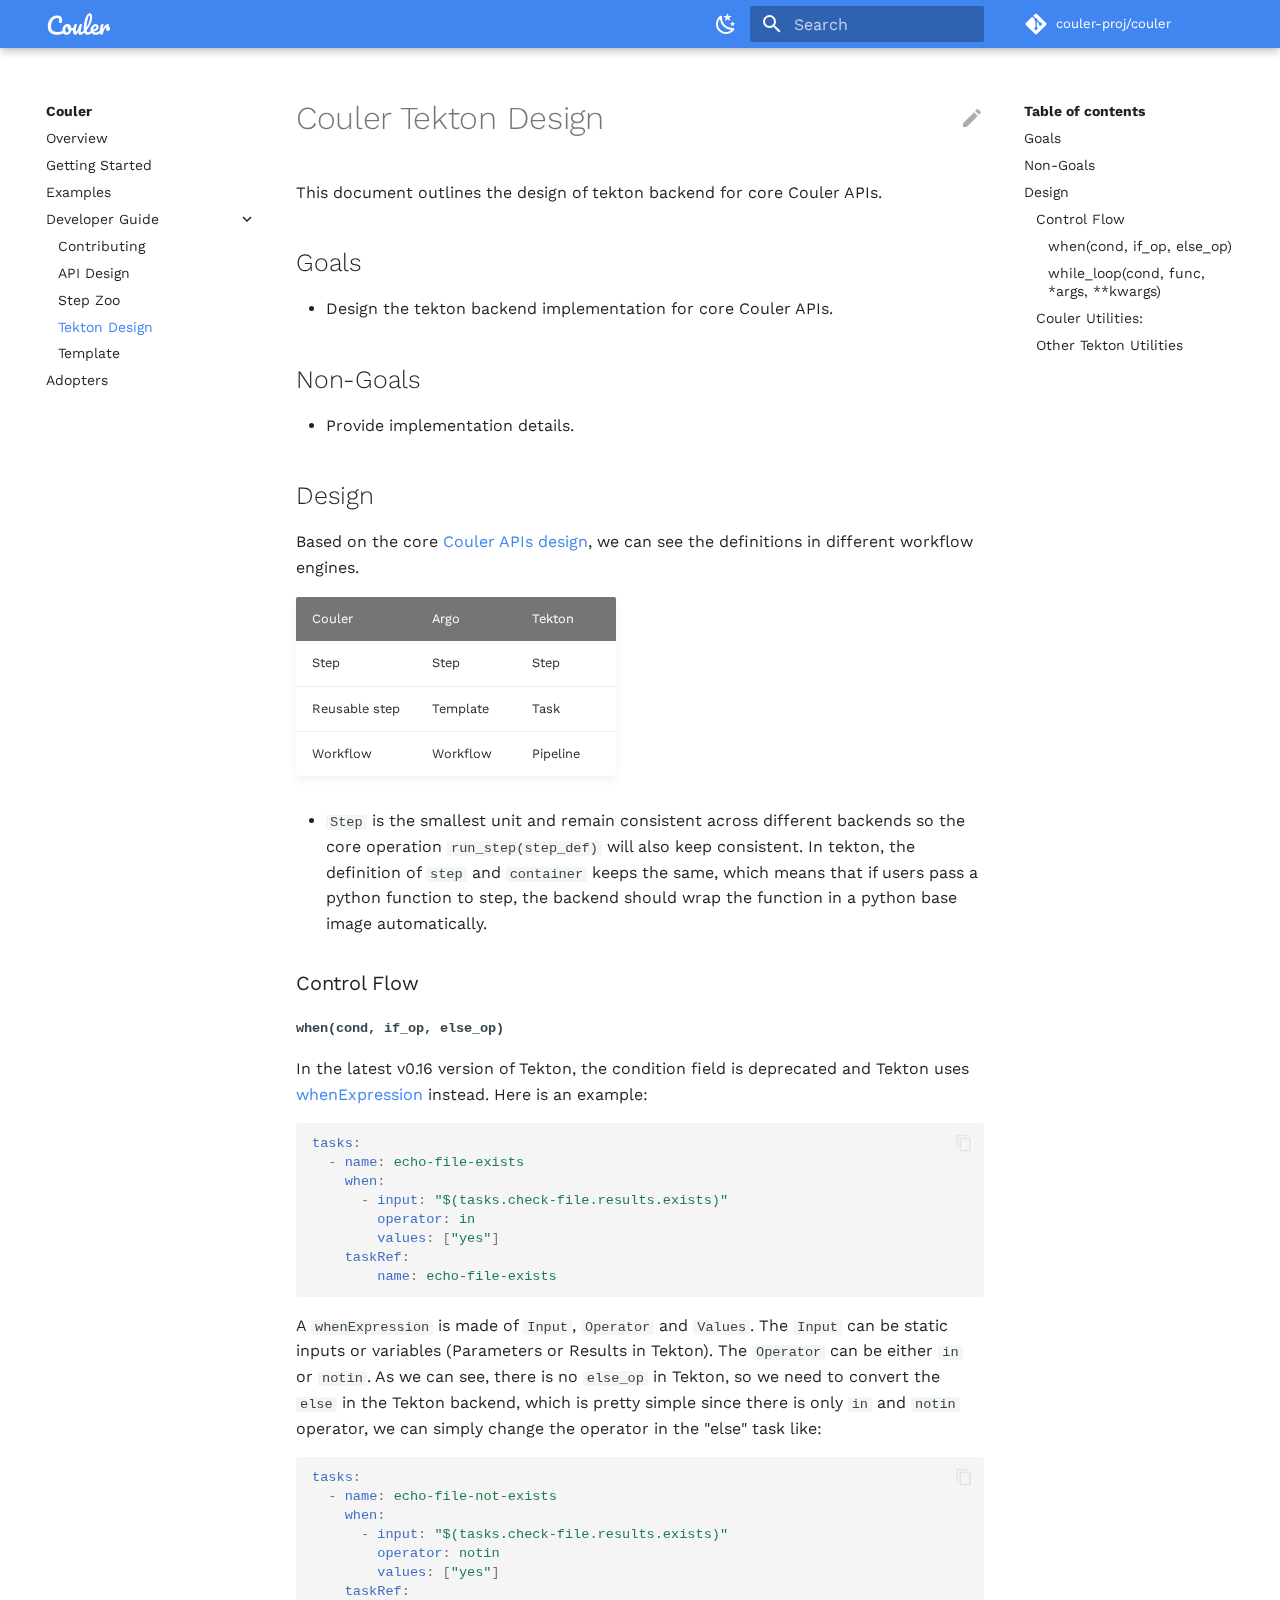
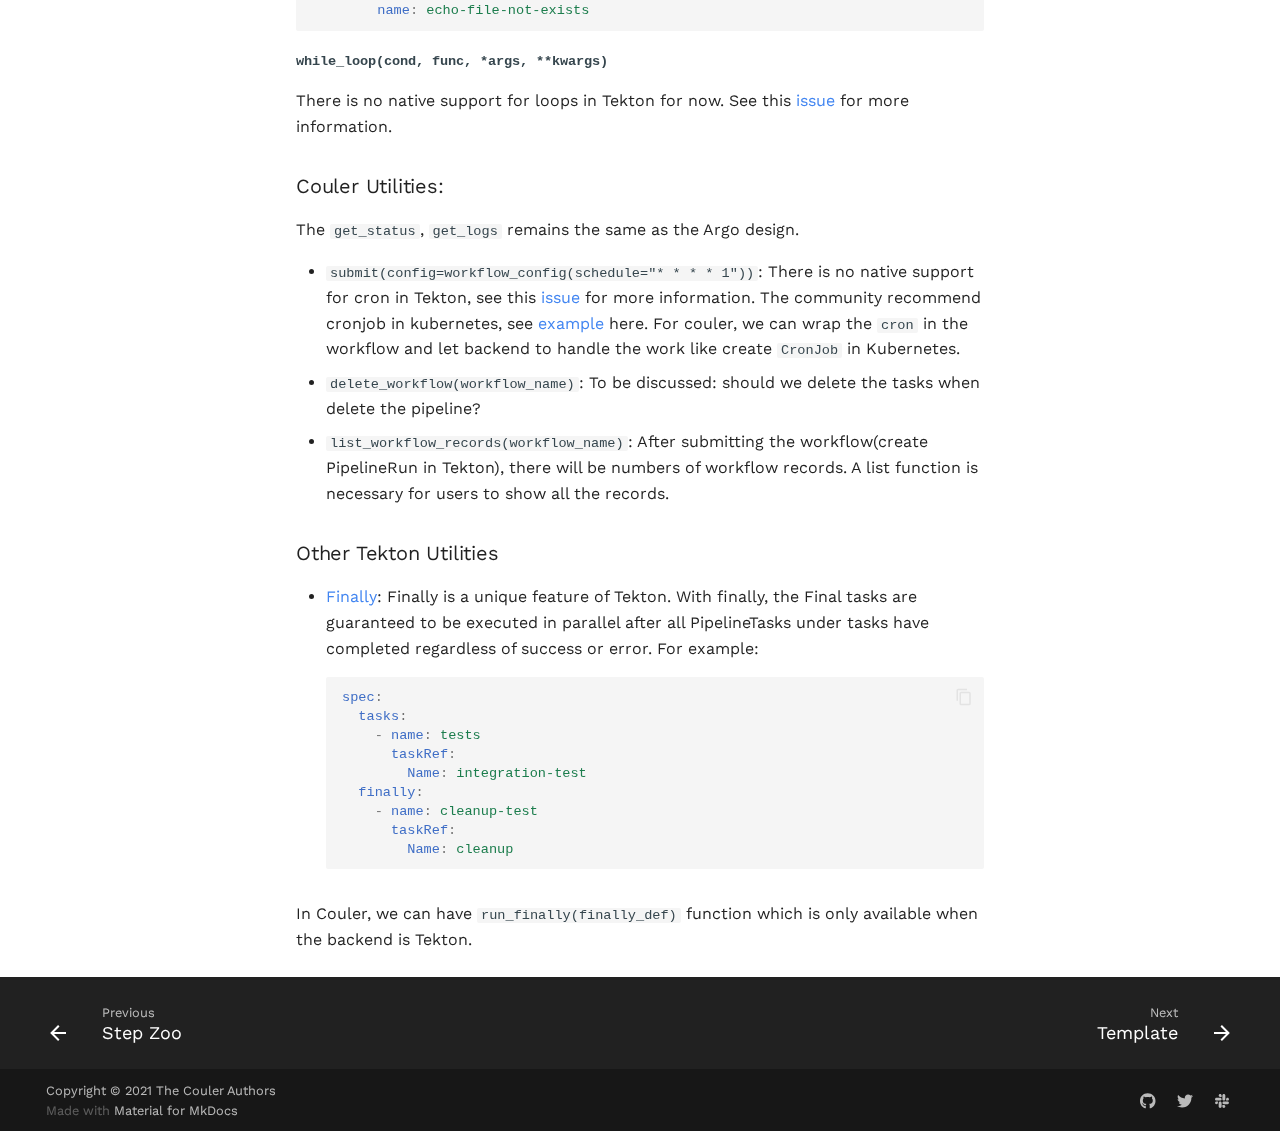
<file: couler-tekton-design/index.html>
<!doctype html>
<html lang="en" class="no-js">
  <head>
    
      <meta charset="utf-8">
      <meta name="viewport" content="width=device-width,initial-scale=1">
      
        <meta name="description" content="Couler aims to provide a unified interface for constructing and managing workflows on different workflow engines, such as Argo Workflows, Tekton Pipelines, and Apache Airflow.">
      
      
      
      
        <link rel="canonical" href="https://couler-proj.github.io/couler-tekton-design/">
      
      <link rel="icon" href="../assets/logo.svg">
      <meta name="generator" content="mkdocs-1.2.4, mkdocs-material-7.1.3">
    
    
      
        <title>Tekton Design - Couler</title>
      
    
    
      <link rel="stylesheet" href="../assets/stylesheets/main.e35208c4.min.css">
      
        
        <link rel="stylesheet" href="../assets/stylesheets/palette.ef6f36e2.min.css">
        
      
    
    
    
      
        
        <link rel="preconnect" href="https://fonts.gstatic.com" crossorigin>
        <link rel="stylesheet" href="https://fonts.googleapis.com/css?family=Work+Sans:300,400,400i,700%7C&display=fallback">
        <style>:root{--md-text-font-family:"Work Sans";--md-code-font-family:""}</style>
      
    
    
    
      <link rel="stylesheet" href="../assets/stylesheets/extra.css">
    
    
      
    
    
  </head>
  
  
    
    
      
    
    
    
    
    <body dir="ltr" data-md-color-scheme="default" data-md-color-primary="" data-md-color-accent="">
  
    
    <script>function __prefix(e){return new URL("..",location).pathname+"."+e}function __get(e,t=localStorage){return JSON.parse(t.getItem(__prefix(e)))}</script>
    
      <script>var palette=__get("__palette");if(null!==palette&&"object"==typeof palette.color)for(var key in palette.color)document.body.setAttribute("data-md-color-"+key,palette.color[key])</script>
    
    <input class="md-toggle" data-md-toggle="drawer" type="checkbox" id="__drawer" autocomplete="off">
    <input class="md-toggle" data-md-toggle="search" type="checkbox" id="__search" autocomplete="off">
    <label class="md-overlay" for="__drawer"></label>
    <div data-md-component="skip">
      
        
        <a href="#couler-tekton-design" class="md-skip">
          Skip to content
        </a>
      
    </div>
    <div data-md-component="announce">
      
    </div>
    
      <header class="md-header" data-md-component="header">
  <nav class="md-header__inner md-grid" aria-label="Header">
    <a href=".." title="Couler" class="md-header__button md-logo" aria-label="Couler" data-md-component="logo">
      
  <img src="../assets/logo-white.svg" alt="logo">

    </a>
    <label class="md-header__button md-icon" for="__drawer">
      <svg xmlns="http://www.w3.org/2000/svg" viewBox="0 0 24 24"><path d="M3 6h18v2H3V6m0 5h18v2H3v-2m0 5h18v2H3v-2z"/></svg>
    </label>
    <div class="md-header__title" data-md-component="header-title">
      <div class="md-header__ellipsis">
        <div class="md-header__topic">
          <span class="md-ellipsis">
            Couler
          </span>
        </div>
        <div class="md-header__topic" data-md-component="header-topic">
          <span class="md-ellipsis">
            
              Tekton Design
            
          </span>
        </div>
      </div>
    </div>
    
      <form class="md-header__option" data-md-component="palette">
        
          
          
          <input class="md-option" data-md-color-media="" data-md-color-scheme="default" data-md-color-primary="" data-md-color-accent="" type="radio" name="__palette" id="__palette_1">
          
            <label class="md-header__button md-icon" title="Switch to dark mode" for="__palette_2" hidden>
              <svg xmlns="http://www.w3.org/2000/svg" viewBox="0 0 24 24"><path d="m17.75 4.09-2.53 1.94.91 3.06-2.63-1.81-2.63 1.81.91-3.06-2.53-1.94L12.44 4l1.06-3 1.06 3 3.19.09m3.5 6.91-1.64 1.25.59 1.98-1.7-1.17-1.7 1.17.59-1.98L15.75 11l2.06-.05L18.5 9l.69 1.95 2.06.05m-2.28 4.95c.83-.08 1.72 1.1 1.19 1.85-.32.45-.66.87-1.08 1.27C15.17 23 8.84 23 4.94 19.07c-3.91-3.9-3.91-10.24 0-14.14.4-.4.82-.76 1.27-1.08.75-.53 1.93.36 1.85 1.19-.27 2.86.69 5.83 2.89 8.02a9.96 9.96 0 0 0 8.02 2.89m-1.64 2.02a12.08 12.08 0 0 1-7.8-3.47c-2.17-2.19-3.33-5-3.49-7.82-2.81 3.14-2.7 7.96.31 10.98 3.02 3.01 7.84 3.12 10.98.31z"/></svg>
            </label>
          
        
          
          
          <input class="md-option" data-md-color-media="" data-md-color-scheme="slate" data-md-color-primary="" data-md-color-accent="" type="radio" name="__palette" id="__palette_2">
          
            <label class="md-header__button md-icon" title="Switch to light mode" for="__palette_1" hidden>
              <svg xmlns="http://www.w3.org/2000/svg" viewBox="0 0 24 24"><path d="M12 7a5 5 0 0 1 5 5 5 5 0 0 1-5 5 5 5 0 0 1-5-5 5 5 0 0 1 5-5m0 2a3 3 0 0 0-3 3 3 3 0 0 0 3 3 3 3 0 0 0 3-3 3 3 0 0 0-3-3m0-7 2.39 3.42C13.65 5.15 12.84 5 12 5c-.84 0-1.65.15-2.39.42L12 2M3.34 7l4.16-.35A7.2 7.2 0 0 0 5.94 8.5c-.44.74-.69 1.5-.83 2.29L3.34 7m.02 10 1.76-3.77a7.131 7.131 0 0 0 2.38 4.14L3.36 17M20.65 7l-1.77 3.79a7.023 7.023 0 0 0-2.38-4.15l4.15.36m-.01 10-4.14.36c.59-.51 1.12-1.14 1.54-1.86.42-.73.69-1.5.83-2.29L20.64 17M12 22l-2.41-3.44c.74.27 1.55.44 2.41.44.82 0 1.63-.17 2.37-.44L12 22z"/></svg>
            </label>
          
        
      </form>
    
    
    
      <label class="md-header__button md-icon" for="__search">
        <svg xmlns="http://www.w3.org/2000/svg" viewBox="0 0 24 24"><path d="M9.5 3A6.5 6.5 0 0 1 16 9.5c0 1.61-.59 3.09-1.56 4.23l.27.27h.79l5 5-1.5 1.5-5-5v-.79l-.27-.27A6.516 6.516 0 0 1 9.5 16 6.5 6.5 0 0 1 3 9.5 6.5 6.5 0 0 1 9.5 3m0 2C7 5 5 7 5 9.5S7 14 9.5 14 14 12 14 9.5 12 5 9.5 5z"/></svg>
      </label>
      
<div class="md-search" data-md-component="search" role="dialog">
  <label class="md-search__overlay" for="__search"></label>
  <div class="md-search__inner" role="search">
    <form class="md-search__form" name="search">
      <input type="text" class="md-search__input" name="query" aria-label="Search" placeholder="Search" autocapitalize="off" autocorrect="off" autocomplete="off" spellcheck="false" data-md-component="search-query" data-md-state="active" required>
      <label class="md-search__icon md-icon" for="__search">
        <svg xmlns="http://www.w3.org/2000/svg" viewBox="0 0 24 24"><path d="M9.5 3A6.5 6.5 0 0 1 16 9.5c0 1.61-.59 3.09-1.56 4.23l.27.27h.79l5 5-1.5 1.5-5-5v-.79l-.27-.27A6.516 6.516 0 0 1 9.5 16 6.5 6.5 0 0 1 3 9.5 6.5 6.5 0 0 1 9.5 3m0 2C7 5 5 7 5 9.5S7 14 9.5 14 14 12 14 9.5 12 5 9.5 5z"/></svg>
        <svg xmlns="http://www.w3.org/2000/svg" viewBox="0 0 24 24"><path d="M20 11v2H8l5.5 5.5-1.42 1.42L4.16 12l7.92-7.92L13.5 5.5 8 11h12z"/></svg>
      </label>
      <button type="reset" class="md-search__icon md-icon" aria-label="Clear" tabindex="-1">
        <svg xmlns="http://www.w3.org/2000/svg" viewBox="0 0 24 24"><path d="M19 6.41 17.59 5 12 10.59 6.41 5 5 6.41 10.59 12 5 17.59 6.41 19 12 13.41 17.59 19 19 17.59 13.41 12 19 6.41z"/></svg>
      </button>
    </form>
    <div class="md-search__output">
      <div class="md-search__scrollwrap" data-md-scrollfix>
        <div class="md-search-result" data-md-component="search-result">
          <div class="md-search-result__meta">
            Initializing search
          </div>
          <ol class="md-search-result__list"></ol>
        </div>
      </div>
    </div>
  </div>
</div>
    
    
      <div class="md-header__source">
        
<a href="https://github.com/couler-proj/couler/" title="Go to repository" class="md-source" data-md-component="source">
  <div class="md-source__icon md-icon">
    
    <svg xmlns="http://www.w3.org/2000/svg" viewBox="0 0 448 512"><path d="M439.55 236.05 244 40.45a28.87 28.87 0 0 0-40.81 0l-40.66 40.63 51.52 51.52c27.06-9.14 52.68 16.77 43.39 43.68l49.66 49.66c34.23-11.8 61.18 31 35.47 56.69-26.49 26.49-70.21-2.87-56-37.34L240.22 199v121.85c25.3 12.54 22.26 41.85 9.08 55a34.34 34.34 0 0 1-48.55 0c-17.57-17.6-11.07-46.91 11.25-56v-123c-20.8-8.51-24.6-30.74-18.64-45L142.57 101 8.45 235.14a28.86 28.86 0 0 0 0 40.81l195.61 195.6a28.86 28.86 0 0 0 40.8 0l194.69-194.69a28.86 28.86 0 0 0 0-40.81z"/></svg>
  </div>
  <div class="md-source__repository">
    couler-proj/couler
  </div>
</a>
      </div>
    
  </nav>
</header>
    
    <div class="md-container" data-md-component="container">
      
      
        
      
      <main class="md-main" data-md-component="main">
        <div class="md-main__inner md-grid">
          
            
              
              <div class="md-sidebar md-sidebar--primary" data-md-component="sidebar" data-md-type="navigation" >
                <div class="md-sidebar__scrollwrap">
                  <div class="md-sidebar__inner">
                    


<nav class="md-nav md-nav--primary" aria-label="Navigation" data-md-level="0">
  <label class="md-nav__title" for="__drawer">
    <a href=".." title="Couler" class="md-nav__button md-logo" aria-label="Couler" data-md-component="logo">
      
  <img src="../assets/logo-white.svg" alt="logo">

    </a>
    Couler
  </label>
  
    <div class="md-nav__source">
      
<a href="https://github.com/couler-proj/couler/" title="Go to repository" class="md-source" data-md-component="source">
  <div class="md-source__icon md-icon">
    
    <svg xmlns="http://www.w3.org/2000/svg" viewBox="0 0 448 512"><path d="M439.55 236.05 244 40.45a28.87 28.87 0 0 0-40.81 0l-40.66 40.63 51.52 51.52c27.06-9.14 52.68 16.77 43.39 43.68l49.66 49.66c34.23-11.8 61.18 31 35.47 56.69-26.49 26.49-70.21-2.87-56-37.34L240.22 199v121.85c25.3 12.54 22.26 41.85 9.08 55a34.34 34.34 0 0 1-48.55 0c-17.57-17.6-11.07-46.91 11.25-56v-123c-20.8-8.51-24.6-30.74-18.64-45L142.57 101 8.45 235.14a28.86 28.86 0 0 0 0 40.81l195.61 195.6a28.86 28.86 0 0 0 40.8 0l194.69-194.69a28.86 28.86 0 0 0 0-40.81z"/></svg>
  </div>
  <div class="md-source__repository">
    couler-proj/couler
  </div>
</a>
    </div>
  
  <ul class="md-nav__list" data-md-scrollfix>
    
      
      
      

  
  
  
    <li class="md-nav__item">
      <a href=".." class="md-nav__link">
        Overview
      </a>
    </li>
  

    
      
      
      

  
  
  
    <li class="md-nav__item">
      <a href="../getting-started/" class="md-nav__link">
        Getting Started
      </a>
    </li>
  

    
      
      
      

  
  
  
    <li class="md-nav__item">
      <a href="../examples/" class="md-nav__link">
        Examples
      </a>
    </li>
  

    
      
      
      

  
  
    
  
  
    
    <li class="md-nav__item md-nav__item--active md-nav__item--nested">
      
      
        <input class="md-nav__toggle md-toggle" data-md-toggle="__nav_4" type="checkbox" id="__nav_4" checked>
      
      <label class="md-nav__link" for="__nav_4">
        Developer Guide
        <span class="md-nav__icon md-icon"></span>
      </label>
      <nav class="md-nav" aria-label="Developer Guide" data-md-level="1">
        <label class="md-nav__title" for="__nav_4">
          <span class="md-nav__icon md-icon"></span>
          Developer Guide
        </label>
        <ul class="md-nav__list" data-md-scrollfix>
          
            
  
  
  
    <li class="md-nav__item">
      <a href="../contributing/" class="md-nav__link">
        Contributing
      </a>
    </li>
  

          
            
  
  
  
    <li class="md-nav__item">
      <a href="../couler-api-design/" class="md-nav__link">
        API Design
      </a>
    </li>
  

          
            
  
  
  
    <li class="md-nav__item">
      <a href="../couler-step-zoo/" class="md-nav__link">
        Step Zoo
      </a>
    </li>
  

          
            
  
  
    
  
  
    <li class="md-nav__item md-nav__item--active">
      
      <input class="md-nav__toggle md-toggle" data-md-toggle="toc" type="checkbox" id="__toc">
      
      
        
      
      
        <label class="md-nav__link md-nav__link--active" for="__toc">
          Tekton Design
          <span class="md-nav__icon md-icon"></span>
        </label>
      
      <a href="./" class="md-nav__link md-nav__link--active">
        Tekton Design
      </a>
      
        
<nav class="md-nav md-nav--secondary" aria-label="Table of contents">
  
  
  
    
  
  
    <label class="md-nav__title" for="__toc">
      <span class="md-nav__icon md-icon"></span>
      Table of contents
    </label>
    <ul class="md-nav__list" data-md-component="toc" data-md-scrollfix>
      
        <li class="md-nav__item">
  <a href="#goals" class="md-nav__link">
    Goals
  </a>
  
</li>
      
        <li class="md-nav__item">
  <a href="#non-goals" class="md-nav__link">
    Non-Goals
  </a>
  
</li>
      
        <li class="md-nav__item">
  <a href="#design" class="md-nav__link">
    Design
  </a>
  
    <nav class="md-nav" aria-label="Design">
      <ul class="md-nav__list">
        
          <li class="md-nav__item">
  <a href="#control-flow" class="md-nav__link">
    Control Flow
  </a>
  
    <nav class="md-nav" aria-label="Control Flow">
      <ul class="md-nav__list">
        
          <li class="md-nav__item">
  <a href="#whencond-if_op-else_op" class="md-nav__link">
    when(cond, if_op, else_op)
  </a>
  
</li>
        
          <li class="md-nav__item">
  <a href="#while_loopcond-func-args-kwargs" class="md-nav__link">
    while_loop(cond, func, *args, **kwargs)
  </a>
  
</li>
        
      </ul>
    </nav>
  
</li>
        
          <li class="md-nav__item">
  <a href="#couler-utilities" class="md-nav__link">
    Couler Utilities:
  </a>
  
</li>
        
          <li class="md-nav__item">
  <a href="#other-tekton-utilities" class="md-nav__link">
    Other Tekton Utilities
  </a>
  
</li>
        
      </ul>
    </nav>
  
</li>
      
    </ul>
  
</nav>
      
    </li>
  

          
            
  
  
  
    <li class="md-nav__item">
      <a href="../TEMPLATE/" class="md-nav__link">
        Template
      </a>
    </li>
  

          
        </ul>
      </nav>
    </li>
  

    
      
      
      

  
  
  
    <li class="md-nav__item">
      <a href="../adopters/" class="md-nav__link">
        Adopters
      </a>
    </li>
  

    
  </ul>
</nav>
                  </div>
                </div>
              </div>
            
            
              
              <div class="md-sidebar md-sidebar--secondary" data-md-component="sidebar" data-md-type="toc" >
                <div class="md-sidebar__scrollwrap">
                  <div class="md-sidebar__inner">
                    
<nav class="md-nav md-nav--secondary" aria-label="Table of contents">
  
  
  
    
  
  
    <label class="md-nav__title" for="__toc">
      <span class="md-nav__icon md-icon"></span>
      Table of contents
    </label>
    <ul class="md-nav__list" data-md-component="toc" data-md-scrollfix>
      
        <li class="md-nav__item">
  <a href="#goals" class="md-nav__link">
    Goals
  </a>
  
</li>
      
        <li class="md-nav__item">
  <a href="#non-goals" class="md-nav__link">
    Non-Goals
  </a>
  
</li>
      
        <li class="md-nav__item">
  <a href="#design" class="md-nav__link">
    Design
  </a>
  
    <nav class="md-nav" aria-label="Design">
      <ul class="md-nav__list">
        
          <li class="md-nav__item">
  <a href="#control-flow" class="md-nav__link">
    Control Flow
  </a>
  
    <nav class="md-nav" aria-label="Control Flow">
      <ul class="md-nav__list">
        
          <li class="md-nav__item">
  <a href="#whencond-if_op-else_op" class="md-nav__link">
    when(cond, if_op, else_op)
  </a>
  
</li>
        
          <li class="md-nav__item">
  <a href="#while_loopcond-func-args-kwargs" class="md-nav__link">
    while_loop(cond, func, *args, **kwargs)
  </a>
  
</li>
        
      </ul>
    </nav>
  
</li>
        
          <li class="md-nav__item">
  <a href="#couler-utilities" class="md-nav__link">
    Couler Utilities:
  </a>
  
</li>
        
          <li class="md-nav__item">
  <a href="#other-tekton-utilities" class="md-nav__link">
    Other Tekton Utilities
  </a>
  
</li>
        
      </ul>
    </nav>
  
</li>
      
    </ul>
  
</nav>
                  </div>
                </div>
              </div>
            
          
          <div class="md-content" data-md-component="content">
            <article class="md-content__inner md-typeset">
              
                
                  <a href="https://github.com/couler-proj/couler/edit/master/docs/couler-tekton-design.md" title="Edit this page" class="md-content__button md-icon">
                    <svg xmlns="http://www.w3.org/2000/svg" viewBox="0 0 24 24"><path d="M20.71 7.04c.39-.39.39-1.04 0-1.41l-2.34-2.34c-.37-.39-1.02-.39-1.41 0l-1.84 1.83 3.75 3.75M3 17.25V21h3.75L17.81 9.93l-3.75-3.75L3 17.25z"/></svg>
                  </a>
                
                
                <h1 id="couler-tekton-design">Couler Tekton Design<a class="headerlink" href="#couler-tekton-design" title="Permanent link">&para;</a></h1>
<p>This document outlines the design of tekton backend for core Couler APIs.</p>
<h2 id="goals">Goals<a class="headerlink" href="#goals" title="Permanent link">&para;</a></h2>
<ul>
<li>Design the tekton backend implementation for core Couler APIs.</li>
</ul>
<h2 id="non-goals">Non-Goals<a class="headerlink" href="#non-goals" title="Permanent link">&para;</a></h2>
<ul>
<li>Provide implementation details.</li>
</ul>
<h2 id="design">Design<a class="headerlink" href="#design" title="Permanent link">&para;</a></h2>
<p>Based on the core <a href="../couler-api-design/">Couler APIs design</a>, we can see the definitions in different workflow engines.</p>
<table>
<thead>
<tr>
<th>Couler</th>
<th>Argo</th>
<th>Tekton</th>
</tr>
</thead>
<tbody>
<tr>
<td>Step</td>
<td>Step</td>
<td>Step</td>
</tr>
<tr>
<td>Reusable step</td>
<td>Template</td>
<td>Task</td>
</tr>
<tr>
<td>Workflow</td>
<td>Workflow</td>
<td>Pipeline</td>
</tr>
</tbody>
</table>
<ul>
<li><code>Step</code> is the smallest unit and remain consistent across different backends so the core operation <code>run_step(step_def)</code> will also keep consistent. In tekton, the definition of <code>step</code> and <code>container</code> keeps the same, which means that if users pass a python function to step, the backend should wrap the function in a python base image automatically.</li>
</ul>
<h3 id="control-flow">Control Flow<a class="headerlink" href="#control-flow" title="Permanent link">&para;</a></h3>
<h4 id="whencond-if_op-else_op"><code>when(cond, if_op, else_op)</code><a class="headerlink" href="#whencond-if_op-else_op" title="Permanent link">&para;</a></h4>
<p>In the latest v0.16 version of Tekton, the condition field is deprecated and Tekton uses <a href="https://github.com/tektoncd/pipeline/blob/master/docs/pipelines.md#guard-task-execution-using-whenexpressions">whenExpression</a> instead. Here is an example:</p>
<div class="highlight"><pre><span></span><code><span class="nt">tasks</span><span class="p">:</span><span class="w"></span>
<span class="w">  </span><span class="p p-Indicator">-</span><span class="w"> </span><span class="nt">name</span><span class="p">:</span><span class="w"> </span><span class="l l-Scalar l-Scalar-Plain">echo-file-exists</span><span class="w"></span>
<span class="w">    </span><span class="nt">when</span><span class="p">:</span><span class="w"></span>
<span class="w">      </span><span class="p p-Indicator">-</span><span class="w"> </span><span class="nt">input</span><span class="p">:</span><span class="w"> </span><span class="s">&quot;$(tasks.check-file.results.exists)&quot;</span><span class="w"></span>
<span class="w">        </span><span class="nt">operator</span><span class="p">:</span><span class="w"> </span><span class="l l-Scalar l-Scalar-Plain">in</span><span class="w"></span>
<span class="w">        </span><span class="nt">values</span><span class="p">:</span><span class="w"> </span><span class="p p-Indicator">[</span><span class="s">&quot;yes&quot;</span><span class="p p-Indicator">]</span><span class="w"></span>
<span class="w">    </span><span class="nt">taskRef</span><span class="p">:</span><span class="w"></span>
<span class="w">        </span><span class="nt">name</span><span class="p">:</span><span class="w"> </span><span class="l l-Scalar l-Scalar-Plain">echo-file-exists</span><span class="w"></span>
</code></pre></div>
<p>A <code>whenExpression</code> is made of <code>Input</code>, <code>Operator</code> and <code>Values</code>. The <code>Input</code> can be static inputs or variables (Parameters or Results in Tekton). The <code>Operator</code> can be either <code>in</code> or <code>notin</code>.
As we can see, there is no <code>else_op</code> in Tekton, so we need to convert the <code>else</code> in the Tekton backend, which is pretty simple since there is only <code>in</code> and <code>notin</code> operator, we can simply change the operator in the "else" task like:
<div class="highlight"><pre><span></span><code><span class="nt">tasks</span><span class="p">:</span><span class="w"></span>
<span class="w">  </span><span class="p p-Indicator">-</span><span class="w"> </span><span class="nt">name</span><span class="p">:</span><span class="w"> </span><span class="l l-Scalar l-Scalar-Plain">echo-file-not-exists</span><span class="w"></span>
<span class="w">    </span><span class="nt">when</span><span class="p">:</span><span class="w"></span>
<span class="w">      </span><span class="p p-Indicator">-</span><span class="w"> </span><span class="nt">input</span><span class="p">:</span><span class="w"> </span><span class="s">&quot;$(tasks.check-file.results.exists)&quot;</span><span class="w"></span>
<span class="w">        </span><span class="nt">operator</span><span class="p">:</span><span class="w"> </span><span class="l l-Scalar l-Scalar-Plain">notin</span><span class="w"></span>
<span class="w">        </span><span class="nt">values</span><span class="p">:</span><span class="w"> </span><span class="p p-Indicator">[</span><span class="s">&quot;yes&quot;</span><span class="p p-Indicator">]</span><span class="w"></span>
<span class="w">    </span><span class="nt">taskRef</span><span class="p">:</span><span class="w"></span>
<span class="w">        </span><span class="nt">name</span><span class="p">:</span><span class="w"> </span><span class="l l-Scalar l-Scalar-Plain">echo-file-not-exists</span><span class="w"></span>
</code></pre></div></p>
<h4 id="while_loopcond-func-args-kwargs"><code>while_loop(cond, func, *args, **kwargs)</code><a class="headerlink" href="#while_loopcond-func-args-kwargs" title="Permanent link">&para;</a></h4>
<p>There is no native support for loops in Tekton for now. See this <a href="https://github.com/tektoncd/pipeline/issues/2050">issue</a> for more information.</p>
<h3 id="couler-utilities">Couler Utilities:<a class="headerlink" href="#couler-utilities" title="Permanent link">&para;</a></h3>
<p>The <code>get_status</code>, <code>get_logs</code> remains the same as the Argo design.</p>
<ul>
<li><code>submit(config=workflow_config(schedule="* * * * 1"))</code>: There is no native support for cron in Tekton, see this <a href="https://github.com/tektoncd/triggers/issues/69">issue</a> for more information. The community recommend cronjob in kubernetes, see <a href="https://github.com/tektoncd/triggers/blob/master/examples/cron/README.md">example</a> here. For couler, we can wrap the <code>cron</code> in the workflow and let backend to handle the work like create <code>CronJob</code> in Kubernetes.</li>
<li><code>delete_workflow(workflow_name)</code>: To be discussed: should we delete the tasks when delete the pipeline?</li>
<li><code>list_workflow_records(workflow_name)</code>: After submitting the workflow(create PipelineRun in Tekton), there will be numbers of workflow records. A list function is necessary for users to show all the records.</li>
</ul>
<h3 id="other-tekton-utilities">Other Tekton Utilities<a class="headerlink" href="#other-tekton-utilities" title="Permanent link">&para;</a></h3>
<ul>
<li><a href="https://github.com/tektoncd/pipeline/blob/master/docs/pipelines.md#adding-finally-to-the-pipeline">Finally</a>: Finally is a unique feature of Tekton. With finally, the Final tasks are guaranteed to be executed in parallel after all PipelineTasks under tasks have completed regardless of success or error. For example:
<div class="highlight"><pre><span></span><code><span class="nt">spec</span><span class="p">:</span><span class="w"></span>
<span class="w">  </span><span class="nt">tasks</span><span class="p">:</span><span class="w"></span>
<span class="w">    </span><span class="p p-Indicator">-</span><span class="w"> </span><span class="nt">name</span><span class="p">:</span><span class="w"> </span><span class="l l-Scalar l-Scalar-Plain">tests</span><span class="w"></span>
<span class="w">      </span><span class="nt">taskRef</span><span class="p">:</span><span class="w"></span>
<span class="w">        </span><span class="nt">Name</span><span class="p">:</span><span class="w"> </span><span class="l l-Scalar l-Scalar-Plain">integration-test</span><span class="w"></span>
<span class="w">  </span><span class="nt">finally</span><span class="p">:</span><span class="w"></span>
<span class="w">    </span><span class="p p-Indicator">-</span><span class="w"> </span><span class="nt">name</span><span class="p">:</span><span class="w"> </span><span class="l l-Scalar l-Scalar-Plain">cleanup-test</span><span class="w"></span>
<span class="w">      </span><span class="nt">taskRef</span><span class="p">:</span><span class="w"></span>
<span class="w">        </span><span class="nt">Name</span><span class="p">:</span><span class="w"> </span><span class="l l-Scalar l-Scalar-Plain">cleanup</span><span class="w"></span>
</code></pre></div></li>
</ul>
<p>In Couler, we can have <code>run_finally(finally_def)</code> function which is only available when the backend is Tekton.</p>
                
              
              
                


              
            </article>
          </div>
        </div>
        
      </main>
      
        
<footer class="md-footer">
  
    <nav class="md-footer__inner md-grid" aria-label="Footer">
      
        <a href="../couler-step-zoo/" class="md-footer__link md-footer__link--prev" rel="prev">
          <div class="md-footer__button md-icon">
            <svg xmlns="http://www.w3.org/2000/svg" viewBox="0 0 24 24"><path d="M20 11v2H8l5.5 5.5-1.42 1.42L4.16 12l7.92-7.92L13.5 5.5 8 11h12z"/></svg>
          </div>
          <div class="md-footer__title">
            <div class="md-ellipsis">
              <span class="md-footer__direction">
                Previous
              </span>
              Step Zoo
            </div>
          </div>
        </a>
      
      
        <a href="../TEMPLATE/" class="md-footer__link md-footer__link--next" rel="next">
          <div class="md-footer__title">
            <div class="md-ellipsis">
              <span class="md-footer__direction">
                Next
              </span>
              Template
            </div>
          </div>
          <div class="md-footer__button md-icon">
            <svg xmlns="http://www.w3.org/2000/svg" viewBox="0 0 24 24"><path d="M4 11v2h12l-5.5 5.5 1.42 1.42L19.84 12l-7.92-7.92L10.5 5.5 16 11H4z"/></svg>
          </div>
        </a>
      
    </nav>
  
  <div class="md-footer-meta md-typeset">
    <div class="md-footer-meta__inner md-grid">
      <div class="md-footer-copyright">
        
          <div class="md-footer-copyright__highlight">
            Copyright &copy; 2021 The Couler Authors
          </div>
        
        Made with
        <a href="https://squidfunk.github.io/mkdocs-material/" target="_blank" rel="noopener">
          Material for MkDocs
        </a>
        
      </div>
      
  <div class="md-footer-social">
    
      
      
        
        
      
      <a href="https://github.com/couler-proj/couler" target="_blank" rel="noopener" title="github.com" class="md-footer-social__link">
        <svg xmlns="http://www.w3.org/2000/svg" viewBox="0 0 496 512"><path d="M165.9 397.4c0 2-2.3 3.6-5.2 3.6-3.3.3-5.6-1.3-5.6-3.6 0-2 2.3-3.6 5.2-3.6 3-.3 5.6 1.3 5.6 3.6zm-31.1-4.5c-.7 2 1.3 4.3 4.3 4.9 2.6 1 5.6 0 6.2-2s-1.3-4.3-4.3-5.2c-2.6-.7-5.5.3-6.2 2.3zm44.2-1.7c-2.9.7-4.9 2.6-4.6 4.9.3 2 2.9 3.3 5.9 2.6 2.9-.7 4.9-2.6 4.6-4.6-.3-1.9-3-3.2-5.9-2.9zM244.8 8C106.1 8 0 113.3 0 252c0 110.9 69.8 205.8 169.5 239.2 12.8 2.3 17.3-5.6 17.3-12.1 0-6.2-.3-40.4-.3-61.4 0 0-70 15-84.7-29.8 0 0-11.4-29.1-27.8-36.6 0 0-22.9-15.7 1.6-15.4 0 0 24.9 2 38.6 25.8 21.9 38.6 58.6 27.5 72.9 20.9 2.3-16 8.8-27.1 16-33.7-55.9-6.2-112.3-14.3-112.3-110.5 0-27.5 7.6-41.3 23.6-58.9-2.6-6.5-11.1-33.3 2.6-67.9 20.9-6.5 69 27 69 27 20-5.6 41.5-8.5 62.8-8.5s42.8 2.9 62.8 8.5c0 0 48.1-33.6 69-27 13.7 34.7 5.2 61.4 2.6 67.9 16 17.7 25.8 31.5 25.8 58.9 0 96.5-58.9 104.2-114.8 110.5 9.2 7.9 17 22.9 17 46.4 0 33.7-.3 75.4-.3 83.6 0 6.5 4.6 14.4 17.3 12.1C428.2 457.8 496 362.9 496 252 496 113.3 383.5 8 244.8 8zM97.2 352.9c-1.3 1-1 3.3.7 5.2 1.6 1.6 3.9 2.3 5.2 1 1.3-1 1-3.3-.7-5.2-1.6-1.6-3.9-2.3-5.2-1zm-10.8-8.1c-.7 1.3.3 2.9 2.3 3.9 1.6 1 3.6.7 4.3-.7.7-1.3-.3-2.9-2.3-3.9-2-.6-3.6-.3-4.3.7zm32.4 35.6c-1.6 1.3-1 4.3 1.3 6.2 2.3 2.3 5.2 2.6 6.5 1 1.3-1.3.7-4.3-1.3-6.2-2.2-2.3-5.2-2.6-6.5-1zm-11.4-14.7c-1.6 1-1.6 3.6 0 5.9 1.6 2.3 4.3 3.3 5.6 2.3 1.6-1.3 1.6-3.9 0-6.2-1.4-2.3-4-3.3-5.6-2z"/></svg>
      </a>
    
      
      
        
        
      
      <a href="https://twitter.com/CoulerProject" target="_blank" rel="noopener" title="twitter.com" class="md-footer-social__link">
        <svg xmlns="http://www.w3.org/2000/svg" viewBox="0 0 512 512"><path d="M459.37 151.716c.325 4.548.325 9.097.325 13.645 0 138.72-105.583 298.558-298.558 298.558-59.452 0-114.68-17.219-161.137-47.106 8.447.974 16.568 1.299 25.34 1.299 49.055 0 94.213-16.568 130.274-44.832-46.132-.975-84.792-31.188-98.112-72.772 6.498.974 12.995 1.624 19.818 1.624 9.421 0 18.843-1.3 27.614-3.573-48.081-9.747-84.143-51.98-84.143-102.985v-1.299c13.969 7.797 30.214 12.67 47.431 13.319-28.264-18.843-46.781-51.005-46.781-87.391 0-19.492 5.197-37.36 14.294-52.954 51.655 63.675 129.3 105.258 216.365 109.807-1.624-7.797-2.599-15.918-2.599-24.04 0-57.828 46.782-104.934 104.934-104.934 30.213 0 57.502 12.67 76.67 33.137 23.715-4.548 46.456-13.32 66.599-25.34-7.798 24.366-24.366 44.833-46.132 57.827 21.117-2.273 41.584-8.122 60.426-16.243-14.292 20.791-32.161 39.308-52.628 54.253z"/></svg>
      </a>
    
      
      
        
        
      
      <a href="https://join.slack.com/t/couler/shared_invite/zt-i0m7ziol-1gz4_p_aXmWM7KVpxJ4k9Q" target="_blank" rel="noopener" title="join.slack.com" class="md-footer-social__link">
        <svg xmlns="http://www.w3.org/2000/svg" viewBox="0 0 448 512"><path d="M94.12 315.1c0 25.9-21.16 47.06-47.06 47.06S0 341 0 315.1c0-25.9 21.16-47.06 47.06-47.06h47.06v47.06zm23.72 0c0-25.9 21.16-47.06 47.06-47.06s47.06 21.16 47.06 47.06v117.84c0 25.9-21.16 47.06-47.06 47.06s-47.06-21.16-47.06-47.06V315.1zm47.06-188.98c-25.9 0-47.06-21.16-47.06-47.06S139 32 164.9 32s47.06 21.16 47.06 47.06v47.06H164.9zm0 23.72c25.9 0 47.06 21.16 47.06 47.06s-21.16 47.06-47.06 47.06H47.06C21.16 243.96 0 222.8 0 196.9s21.16-47.06 47.06-47.06H164.9zm188.98 47.06c0-25.9 21.16-47.06 47.06-47.06 25.9 0 47.06 21.16 47.06 47.06s-21.16 47.06-47.06 47.06h-47.06V196.9zm-23.72 0c0 25.9-21.16 47.06-47.06 47.06-25.9 0-47.06-21.16-47.06-47.06V79.06c0-25.9 21.16-47.06 47.06-47.06 25.9 0 47.06 21.16 47.06 47.06V196.9zM283.1 385.88c25.9 0 47.06 21.16 47.06 47.06 0 25.9-21.16 47.06-47.06 47.06-25.9 0-47.06-21.16-47.06-47.06v-47.06h47.06zm0-23.72c-25.9 0-47.06-21.16-47.06-47.06 0-25.9 21.16-47.06 47.06-47.06h117.84c25.9 0 47.06 21.16 47.06 47.06 0 25.9-21.16 47.06-47.06 47.06H283.1z"/></svg>
      </a>
    
  </div>

    </div>
  </div>
</footer>
      
    </div>
    <div class="md-dialog" data-md-component="dialog">
      <div class="md-dialog__inner md-typeset"></div>
    </div>
    <script id="__config" type="application/json">{"base": "..", "features": [], "translations": {"clipboard.copy": "Copy to clipboard", "clipboard.copied": "Copied to clipboard", "search.config.lang": "en", "search.config.pipeline": "trimmer, stopWordFilter", "search.config.separator": "[\\s\\-]+", "search.placeholder": "Search", "search.result.placeholder": "Type to start searching", "search.result.none": "No matching documents", "search.result.one": "1 matching document", "search.result.other": "# matching documents", "search.result.more.one": "1 more on this page", "search.result.more.other": "# more on this page", "search.result.term.missing": "Missing"}, "search": "../assets/javascripts/workers/search.fe42c31b.min.js", "version": null}</script>
    
    
      <script src="../assets/javascripts/bundle.4ea5477f.min.js"></script>
      
    
  </body>
</html>
</file>
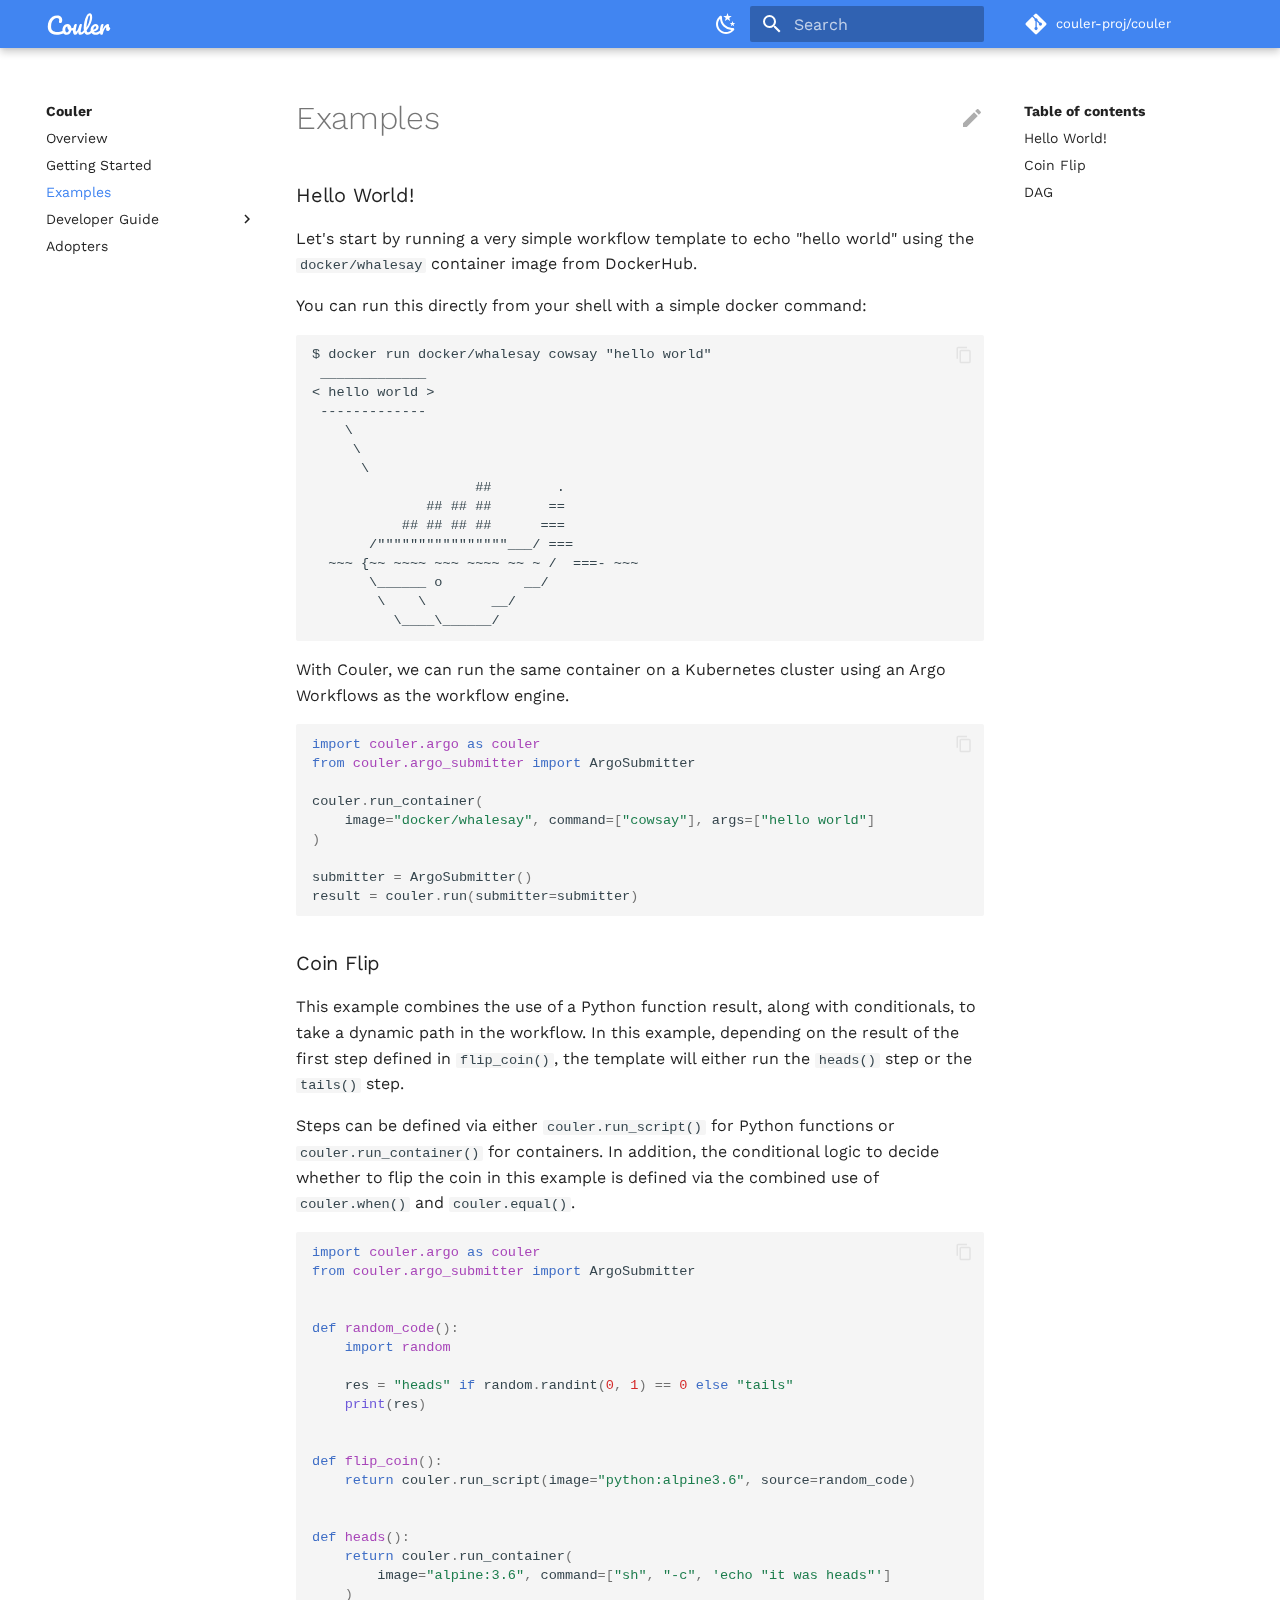
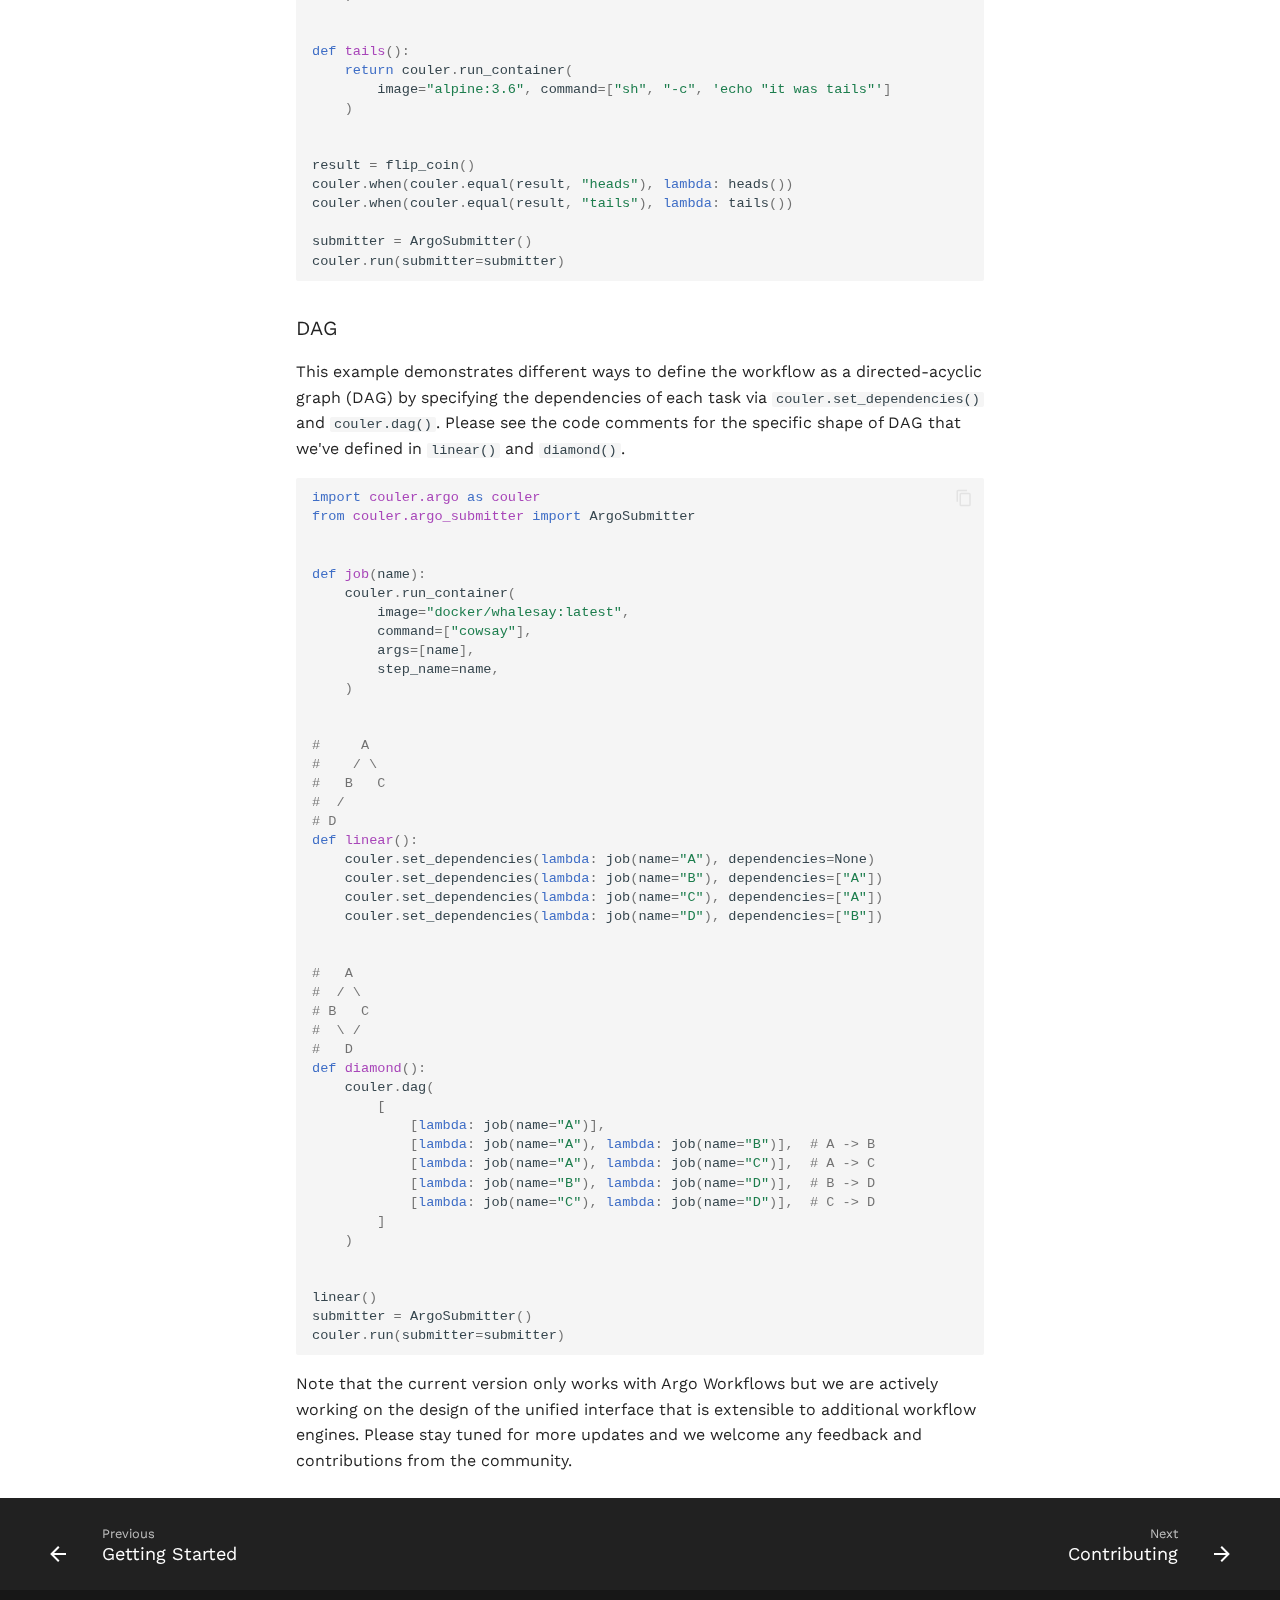
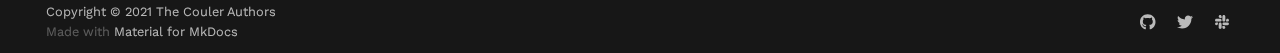
<file: examples/index.html>
<!doctype html>
<html lang="en" class="no-js">
  <head>
    
      <meta charset="utf-8">
      <meta name="viewport" content="width=device-width,initial-scale=1">
      
        <meta name="description" content="Couler aims to provide a unified interface for constructing and managing workflows on different workflow engines, such as Argo Workflows, Tekton Pipelines, and Apache Airflow.">
      
      
      
      
        <link rel="canonical" href="https://couler-proj.github.io/examples/">
      
      <link rel="icon" href="../assets/logo.svg">
      <meta name="generator" content="mkdocs-1.2.4, mkdocs-material-7.1.3">
    
    
      
        <title>Examples - Couler</title>
      
    
    
      <link rel="stylesheet" href="../assets/stylesheets/main.e35208c4.min.css">
      
        
        <link rel="stylesheet" href="../assets/stylesheets/palette.ef6f36e2.min.css">
        
      
    
    
    
      
        
        <link rel="preconnect" href="https://fonts.gstatic.com" crossorigin>
        <link rel="stylesheet" href="https://fonts.googleapis.com/css?family=Work+Sans:300,400,400i,700%7C&display=fallback">
        <style>:root{--md-text-font-family:"Work Sans";--md-code-font-family:""}</style>
      
    
    
    
      <link rel="stylesheet" href="../assets/stylesheets/extra.css">
    
    
      
    
    
  </head>
  
  
    
    
      
    
    
    
    
    <body dir="ltr" data-md-color-scheme="default" data-md-color-primary="" data-md-color-accent="">
  
    
    <script>function __prefix(e){return new URL("..",location).pathname+"."+e}function __get(e,t=localStorage){return JSON.parse(t.getItem(__prefix(e)))}</script>
    
      <script>var palette=__get("__palette");if(null!==palette&&"object"==typeof palette.color)for(var key in palette.color)document.body.setAttribute("data-md-color-"+key,palette.color[key])</script>
    
    <input class="md-toggle" data-md-toggle="drawer" type="checkbox" id="__drawer" autocomplete="off">
    <input class="md-toggle" data-md-toggle="search" type="checkbox" id="__search" autocomplete="off">
    <label class="md-overlay" for="__drawer"></label>
    <div data-md-component="skip">
      
        
        <a href="#examples" class="md-skip">
          Skip to content
        </a>
      
    </div>
    <div data-md-component="announce">
      
    </div>
    
      <header class="md-header" data-md-component="header">
  <nav class="md-header__inner md-grid" aria-label="Header">
    <a href=".." title="Couler" class="md-header__button md-logo" aria-label="Couler" data-md-component="logo">
      
  <img src="../assets/logo-white.svg" alt="logo">

    </a>
    <label class="md-header__button md-icon" for="__drawer">
      <svg xmlns="http://www.w3.org/2000/svg" viewBox="0 0 24 24"><path d="M3 6h18v2H3V6m0 5h18v2H3v-2m0 5h18v2H3v-2z"/></svg>
    </label>
    <div class="md-header__title" data-md-component="header-title">
      <div class="md-header__ellipsis">
        <div class="md-header__topic">
          <span class="md-ellipsis">
            Couler
          </span>
        </div>
        <div class="md-header__topic" data-md-component="header-topic">
          <span class="md-ellipsis">
            
              Examples
            
          </span>
        </div>
      </div>
    </div>
    
      <form class="md-header__option" data-md-component="palette">
        
          
          
          <input class="md-option" data-md-color-media="" data-md-color-scheme="default" data-md-color-primary="" data-md-color-accent="" type="radio" name="__palette" id="__palette_1">
          
            <label class="md-header__button md-icon" title="Switch to dark mode" for="__palette_2" hidden>
              <svg xmlns="http://www.w3.org/2000/svg" viewBox="0 0 24 24"><path d="m17.75 4.09-2.53 1.94.91 3.06-2.63-1.81-2.63 1.81.91-3.06-2.53-1.94L12.44 4l1.06-3 1.06 3 3.19.09m3.5 6.91-1.64 1.25.59 1.98-1.7-1.17-1.7 1.17.59-1.98L15.75 11l2.06-.05L18.5 9l.69 1.95 2.06.05m-2.28 4.95c.83-.08 1.72 1.1 1.19 1.85-.32.45-.66.87-1.08 1.27C15.17 23 8.84 23 4.94 19.07c-3.91-3.9-3.91-10.24 0-14.14.4-.4.82-.76 1.27-1.08.75-.53 1.93.36 1.85 1.19-.27 2.86.69 5.83 2.89 8.02a9.96 9.96 0 0 0 8.02 2.89m-1.64 2.02a12.08 12.08 0 0 1-7.8-3.47c-2.17-2.19-3.33-5-3.49-7.82-2.81 3.14-2.7 7.96.31 10.98 3.02 3.01 7.84 3.12 10.98.31z"/></svg>
            </label>
          
        
          
          
          <input class="md-option" data-md-color-media="" data-md-color-scheme="slate" data-md-color-primary="" data-md-color-accent="" type="radio" name="__palette" id="__palette_2">
          
            <label class="md-header__button md-icon" title="Switch to light mode" for="__palette_1" hidden>
              <svg xmlns="http://www.w3.org/2000/svg" viewBox="0 0 24 24"><path d="M12 7a5 5 0 0 1 5 5 5 5 0 0 1-5 5 5 5 0 0 1-5-5 5 5 0 0 1 5-5m0 2a3 3 0 0 0-3 3 3 3 0 0 0 3 3 3 3 0 0 0 3-3 3 3 0 0 0-3-3m0-7 2.39 3.42C13.65 5.15 12.84 5 12 5c-.84 0-1.65.15-2.39.42L12 2M3.34 7l4.16-.35A7.2 7.2 0 0 0 5.94 8.5c-.44.74-.69 1.5-.83 2.29L3.34 7m.02 10 1.76-3.77a7.131 7.131 0 0 0 2.38 4.14L3.36 17M20.65 7l-1.77 3.79a7.023 7.023 0 0 0-2.38-4.15l4.15.36m-.01 10-4.14.36c.59-.51 1.12-1.14 1.54-1.86.42-.73.69-1.5.83-2.29L20.64 17M12 22l-2.41-3.44c.74.27 1.55.44 2.41.44.82 0 1.63-.17 2.37-.44L12 22z"/></svg>
            </label>
          
        
      </form>
    
    
    
      <label class="md-header__button md-icon" for="__search">
        <svg xmlns="http://www.w3.org/2000/svg" viewBox="0 0 24 24"><path d="M9.5 3A6.5 6.5 0 0 1 16 9.5c0 1.61-.59 3.09-1.56 4.23l.27.27h.79l5 5-1.5 1.5-5-5v-.79l-.27-.27A6.516 6.516 0 0 1 9.5 16 6.5 6.5 0 0 1 3 9.5 6.5 6.5 0 0 1 9.5 3m0 2C7 5 5 7 5 9.5S7 14 9.5 14 14 12 14 9.5 12 5 9.5 5z"/></svg>
      </label>
      
<div class="md-search" data-md-component="search" role="dialog">
  <label class="md-search__overlay" for="__search"></label>
  <div class="md-search__inner" role="search">
    <form class="md-search__form" name="search">
      <input type="text" class="md-search__input" name="query" aria-label="Search" placeholder="Search" autocapitalize="off" autocorrect="off" autocomplete="off" spellcheck="false" data-md-component="search-query" data-md-state="active" required>
      <label class="md-search__icon md-icon" for="__search">
        <svg xmlns="http://www.w3.org/2000/svg" viewBox="0 0 24 24"><path d="M9.5 3A6.5 6.5 0 0 1 16 9.5c0 1.61-.59 3.09-1.56 4.23l.27.27h.79l5 5-1.5 1.5-5-5v-.79l-.27-.27A6.516 6.516 0 0 1 9.5 16 6.5 6.5 0 0 1 3 9.5 6.5 6.5 0 0 1 9.5 3m0 2C7 5 5 7 5 9.5S7 14 9.5 14 14 12 14 9.5 12 5 9.5 5z"/></svg>
        <svg xmlns="http://www.w3.org/2000/svg" viewBox="0 0 24 24"><path d="M20 11v2H8l5.5 5.5-1.42 1.42L4.16 12l7.92-7.92L13.5 5.5 8 11h12z"/></svg>
      </label>
      <button type="reset" class="md-search__icon md-icon" aria-label="Clear" tabindex="-1">
        <svg xmlns="http://www.w3.org/2000/svg" viewBox="0 0 24 24"><path d="M19 6.41 17.59 5 12 10.59 6.41 5 5 6.41 10.59 12 5 17.59 6.41 19 12 13.41 17.59 19 19 17.59 13.41 12 19 6.41z"/></svg>
      </button>
    </form>
    <div class="md-search__output">
      <div class="md-search__scrollwrap" data-md-scrollfix>
        <div class="md-search-result" data-md-component="search-result">
          <div class="md-search-result__meta">
            Initializing search
          </div>
          <ol class="md-search-result__list"></ol>
        </div>
      </div>
    </div>
  </div>
</div>
    
    
      <div class="md-header__source">
        
<a href="https://github.com/couler-proj/couler/" title="Go to repository" class="md-source" data-md-component="source">
  <div class="md-source__icon md-icon">
    
    <svg xmlns="http://www.w3.org/2000/svg" viewBox="0 0 448 512"><path d="M439.55 236.05 244 40.45a28.87 28.87 0 0 0-40.81 0l-40.66 40.63 51.52 51.52c27.06-9.14 52.68 16.77 43.39 43.68l49.66 49.66c34.23-11.8 61.18 31 35.47 56.69-26.49 26.49-70.21-2.87-56-37.34L240.22 199v121.85c25.3 12.54 22.26 41.85 9.08 55a34.34 34.34 0 0 1-48.55 0c-17.57-17.6-11.07-46.91 11.25-56v-123c-20.8-8.51-24.6-30.74-18.64-45L142.57 101 8.45 235.14a28.86 28.86 0 0 0 0 40.81l195.61 195.6a28.86 28.86 0 0 0 40.8 0l194.69-194.69a28.86 28.86 0 0 0 0-40.81z"/></svg>
  </div>
  <div class="md-source__repository">
    couler-proj/couler
  </div>
</a>
      </div>
    
  </nav>
</header>
    
    <div class="md-container" data-md-component="container">
      
      
        
      
      <main class="md-main" data-md-component="main">
        <div class="md-main__inner md-grid">
          
            
              
              <div class="md-sidebar md-sidebar--primary" data-md-component="sidebar" data-md-type="navigation" >
                <div class="md-sidebar__scrollwrap">
                  <div class="md-sidebar__inner">
                    


<nav class="md-nav md-nav--primary" aria-label="Navigation" data-md-level="0">
  <label class="md-nav__title" for="__drawer">
    <a href=".." title="Couler" class="md-nav__button md-logo" aria-label="Couler" data-md-component="logo">
      
  <img src="../assets/logo-white.svg" alt="logo">

    </a>
    Couler
  </label>
  
    <div class="md-nav__source">
      
<a href="https://github.com/couler-proj/couler/" title="Go to repository" class="md-source" data-md-component="source">
  <div class="md-source__icon md-icon">
    
    <svg xmlns="http://www.w3.org/2000/svg" viewBox="0 0 448 512"><path d="M439.55 236.05 244 40.45a28.87 28.87 0 0 0-40.81 0l-40.66 40.63 51.52 51.52c27.06-9.14 52.68 16.77 43.39 43.68l49.66 49.66c34.23-11.8 61.18 31 35.47 56.69-26.49 26.49-70.21-2.87-56-37.34L240.22 199v121.85c25.3 12.54 22.26 41.85 9.08 55a34.34 34.34 0 0 1-48.55 0c-17.57-17.6-11.07-46.91 11.25-56v-123c-20.8-8.51-24.6-30.74-18.64-45L142.57 101 8.45 235.14a28.86 28.86 0 0 0 0 40.81l195.61 195.6a28.86 28.86 0 0 0 40.8 0l194.69-194.69a28.86 28.86 0 0 0 0-40.81z"/></svg>
  </div>
  <div class="md-source__repository">
    couler-proj/couler
  </div>
</a>
    </div>
  
  <ul class="md-nav__list" data-md-scrollfix>
    
      
      
      

  
  
  
    <li class="md-nav__item">
      <a href=".." class="md-nav__link">
        Overview
      </a>
    </li>
  

    
      
      
      

  
  
  
    <li class="md-nav__item">
      <a href="../getting-started/" class="md-nav__link">
        Getting Started
      </a>
    </li>
  

    
      
      
      

  
  
    
  
  
    <li class="md-nav__item md-nav__item--active">
      
      <input class="md-nav__toggle md-toggle" data-md-toggle="toc" type="checkbox" id="__toc">
      
      
        
      
      
        <label class="md-nav__link md-nav__link--active" for="__toc">
          Examples
          <span class="md-nav__icon md-icon"></span>
        </label>
      
      <a href="./" class="md-nav__link md-nav__link--active">
        Examples
      </a>
      
        
<nav class="md-nav md-nav--secondary" aria-label="Table of contents">
  
  
  
    
  
  
    <label class="md-nav__title" for="__toc">
      <span class="md-nav__icon md-icon"></span>
      Table of contents
    </label>
    <ul class="md-nav__list" data-md-component="toc" data-md-scrollfix>
      
        <li class="md-nav__item">
  <a href="#hello-world" class="md-nav__link">
    Hello World!
  </a>
  
</li>
      
        <li class="md-nav__item">
  <a href="#coin-flip" class="md-nav__link">
    Coin Flip
  </a>
  
</li>
      
        <li class="md-nav__item">
  <a href="#dag" class="md-nav__link">
    DAG
  </a>
  
</li>
      
    </ul>
  
</nav>
      
    </li>
  

    
      
      
      

  
  
  
    
    <li class="md-nav__item md-nav__item--nested">
      
      
        <input class="md-nav__toggle md-toggle" data-md-toggle="__nav_4" type="checkbox" id="__nav_4" >
      
      <label class="md-nav__link" for="__nav_4">
        Developer Guide
        <span class="md-nav__icon md-icon"></span>
      </label>
      <nav class="md-nav" aria-label="Developer Guide" data-md-level="1">
        <label class="md-nav__title" for="__nav_4">
          <span class="md-nav__icon md-icon"></span>
          Developer Guide
        </label>
        <ul class="md-nav__list" data-md-scrollfix>
          
            
  
  
  
    <li class="md-nav__item">
      <a href="../contributing/" class="md-nav__link">
        Contributing
      </a>
    </li>
  

          
            
  
  
  
    <li class="md-nav__item">
      <a href="../couler-api-design/" class="md-nav__link">
        API Design
      </a>
    </li>
  

          
            
  
  
  
    <li class="md-nav__item">
      <a href="../couler-step-zoo/" class="md-nav__link">
        Step Zoo
      </a>
    </li>
  

          
            
  
  
  
    <li class="md-nav__item">
      <a href="../couler-tekton-design/" class="md-nav__link">
        Tekton Design
      </a>
    </li>
  

          
            
  
  
  
    <li class="md-nav__item">
      <a href="../TEMPLATE/" class="md-nav__link">
        Template
      </a>
    </li>
  

          
        </ul>
      </nav>
    </li>
  

    
      
      
      

  
  
  
    <li class="md-nav__item">
      <a href="../adopters/" class="md-nav__link">
        Adopters
      </a>
    </li>
  

    
  </ul>
</nav>
                  </div>
                </div>
              </div>
            
            
              
              <div class="md-sidebar md-sidebar--secondary" data-md-component="sidebar" data-md-type="toc" >
                <div class="md-sidebar__scrollwrap">
                  <div class="md-sidebar__inner">
                    
<nav class="md-nav md-nav--secondary" aria-label="Table of contents">
  
  
  
    
  
  
    <label class="md-nav__title" for="__toc">
      <span class="md-nav__icon md-icon"></span>
      Table of contents
    </label>
    <ul class="md-nav__list" data-md-component="toc" data-md-scrollfix>
      
        <li class="md-nav__item">
  <a href="#hello-world" class="md-nav__link">
    Hello World!
  </a>
  
</li>
      
        <li class="md-nav__item">
  <a href="#coin-flip" class="md-nav__link">
    Coin Flip
  </a>
  
</li>
      
        <li class="md-nav__item">
  <a href="#dag" class="md-nav__link">
    DAG
  </a>
  
</li>
      
    </ul>
  
</nav>
                  </div>
                </div>
              </div>
            
          
          <div class="md-content" data-md-component="content">
            <article class="md-content__inner md-typeset">
              
                
                  <a href="https://github.com/couler-proj/couler/edit/master/docs/examples.md" title="Edit this page" class="md-content__button md-icon">
                    <svg xmlns="http://www.w3.org/2000/svg" viewBox="0 0 24 24"><path d="M20.71 7.04c.39-.39.39-1.04 0-1.41l-2.34-2.34c-.37-.39-1.02-.39-1.41 0l-1.84 1.83 3.75 3.75M3 17.25V21h3.75L17.81 9.93l-3.75-3.75L3 17.25z"/></svg>
                  </a>
                
                
                <h1 id="examples">Examples<a class="headerlink" href="#examples" title="Permanent link">&para;</a></h1>
<h3 id="hello-world">Hello World!<a class="headerlink" href="#hello-world" title="Permanent link">&para;</a></h3>
<p>Let's start by running a very simple workflow template to echo "hello world" using the <code>docker/whalesay</code> container image from DockerHub.</p>
<p>You can run this directly from your shell with a simple docker command:</p>
<div class="highlight"><pre><span></span><code>$ docker run docker/whalesay cowsay &quot;hello world&quot;
 _____________
&lt; hello world &gt;
 -------------
    \
     \
      \
                    ##        .
              ## ## ##       ==
           ## ## ## ##      ===
       /&quot;&quot;&quot;&quot;&quot;&quot;&quot;&quot;&quot;&quot;&quot;&quot;&quot;&quot;&quot;&quot;___/ ===
  ~~~ {~~ ~~~~ ~~~ ~~~~ ~~ ~ /  ===- ~~~
       \______ o          __/
        \    \        __/
          \____\______/
</code></pre></div>
<p>With Couler, we can run the same container on a Kubernetes cluster 
using an Argo Workflows as the workflow engine.</p>
<div class="highlight"><pre><span></span><code><span class="kn">import</span> <span class="nn">couler.argo</span> <span class="k">as</span> <span class="nn">couler</span>
<span class="kn">from</span> <span class="nn">couler.argo_submitter</span> <span class="kn">import</span> <span class="n">ArgoSubmitter</span>

<span class="n">couler</span><span class="o">.</span><span class="n">run_container</span><span class="p">(</span>
    <span class="n">image</span><span class="o">=</span><span class="s2">&quot;docker/whalesay&quot;</span><span class="p">,</span> <span class="n">command</span><span class="o">=</span><span class="p">[</span><span class="s2">&quot;cowsay&quot;</span><span class="p">],</span> <span class="n">args</span><span class="o">=</span><span class="p">[</span><span class="s2">&quot;hello world&quot;</span><span class="p">]</span>
<span class="p">)</span>

<span class="n">submitter</span> <span class="o">=</span> <span class="n">ArgoSubmitter</span><span class="p">()</span>
<span class="n">result</span> <span class="o">=</span> <span class="n">couler</span><span class="o">.</span><span class="n">run</span><span class="p">(</span><span class="n">submitter</span><span class="o">=</span><span class="n">submitter</span><span class="p">)</span>
</code></pre></div>
<h3 id="coin-flip">Coin Flip<a class="headerlink" href="#coin-flip" title="Permanent link">&para;</a></h3>
<p>This example combines the use of a Python function result, along with conditionals,
to take a dynamic path in the workflow. In this example, depending on the result
of the first step defined in <code>flip_coin()</code>, the template will either run the
<code>heads()</code> step or the <code>tails()</code> step.</p>
<p>Steps can be defined via either <code>couler.run_script()</code>
for Python functions or <code>couler.run_container()</code> for containers. In addition,
the conditional logic to decide whether to flip the coin in this example
is defined via the combined use of <code>couler.when()</code> and <code>couler.equal()</code>.</p>
<div class="highlight"><pre><span></span><code><span class="kn">import</span> <span class="nn">couler.argo</span> <span class="k">as</span> <span class="nn">couler</span>
<span class="kn">from</span> <span class="nn">couler.argo_submitter</span> <span class="kn">import</span> <span class="n">ArgoSubmitter</span>


<span class="k">def</span> <span class="nf">random_code</span><span class="p">():</span>
    <span class="kn">import</span> <span class="nn">random</span>

    <span class="n">res</span> <span class="o">=</span> <span class="s2">&quot;heads&quot;</span> <span class="k">if</span> <span class="n">random</span><span class="o">.</span><span class="n">randint</span><span class="p">(</span><span class="mi">0</span><span class="p">,</span> <span class="mi">1</span><span class="p">)</span> <span class="o">==</span> <span class="mi">0</span> <span class="k">else</span> <span class="s2">&quot;tails&quot;</span>
    <span class="nb">print</span><span class="p">(</span><span class="n">res</span><span class="p">)</span>


<span class="k">def</span> <span class="nf">flip_coin</span><span class="p">():</span>
    <span class="k">return</span> <span class="n">couler</span><span class="o">.</span><span class="n">run_script</span><span class="p">(</span><span class="n">image</span><span class="o">=</span><span class="s2">&quot;python:alpine3.6&quot;</span><span class="p">,</span> <span class="n">source</span><span class="o">=</span><span class="n">random_code</span><span class="p">)</span>


<span class="k">def</span> <span class="nf">heads</span><span class="p">():</span>
    <span class="k">return</span> <span class="n">couler</span><span class="o">.</span><span class="n">run_container</span><span class="p">(</span>
        <span class="n">image</span><span class="o">=</span><span class="s2">&quot;alpine:3.6&quot;</span><span class="p">,</span> <span class="n">command</span><span class="o">=</span><span class="p">[</span><span class="s2">&quot;sh&quot;</span><span class="p">,</span> <span class="s2">&quot;-c&quot;</span><span class="p">,</span> <span class="s1">&#39;echo &quot;it was heads&quot;&#39;</span><span class="p">]</span>
    <span class="p">)</span>


<span class="k">def</span> <span class="nf">tails</span><span class="p">():</span>
    <span class="k">return</span> <span class="n">couler</span><span class="o">.</span><span class="n">run_container</span><span class="p">(</span>
        <span class="n">image</span><span class="o">=</span><span class="s2">&quot;alpine:3.6&quot;</span><span class="p">,</span> <span class="n">command</span><span class="o">=</span><span class="p">[</span><span class="s2">&quot;sh&quot;</span><span class="p">,</span> <span class="s2">&quot;-c&quot;</span><span class="p">,</span> <span class="s1">&#39;echo &quot;it was tails&quot;&#39;</span><span class="p">]</span>
    <span class="p">)</span>


<span class="n">result</span> <span class="o">=</span> <span class="n">flip_coin</span><span class="p">()</span>
<span class="n">couler</span><span class="o">.</span><span class="n">when</span><span class="p">(</span><span class="n">couler</span><span class="o">.</span><span class="n">equal</span><span class="p">(</span><span class="n">result</span><span class="p">,</span> <span class="s2">&quot;heads&quot;</span><span class="p">),</span> <span class="k">lambda</span><span class="p">:</span> <span class="n">heads</span><span class="p">())</span>
<span class="n">couler</span><span class="o">.</span><span class="n">when</span><span class="p">(</span><span class="n">couler</span><span class="o">.</span><span class="n">equal</span><span class="p">(</span><span class="n">result</span><span class="p">,</span> <span class="s2">&quot;tails&quot;</span><span class="p">),</span> <span class="k">lambda</span><span class="p">:</span> <span class="n">tails</span><span class="p">())</span>

<span class="n">submitter</span> <span class="o">=</span> <span class="n">ArgoSubmitter</span><span class="p">()</span>
<span class="n">couler</span><span class="o">.</span><span class="n">run</span><span class="p">(</span><span class="n">submitter</span><span class="o">=</span><span class="n">submitter</span><span class="p">)</span>
</code></pre></div>
<h3 id="dag">DAG<a class="headerlink" href="#dag" title="Permanent link">&para;</a></h3>
<p>This example demonstrates different ways to define the workflow as a directed-acyclic graph (DAG) by specifying the
dependencies of each task via <code>couler.set_dependencies()</code> and <code>couler.dag()</code>. Please see the code comments for the
specific shape of DAG that we've defined in <code>linear()</code> and <code>diamond()</code>.</p>
<div class="highlight"><pre><span></span><code><span class="kn">import</span> <span class="nn">couler.argo</span> <span class="k">as</span> <span class="nn">couler</span>
<span class="kn">from</span> <span class="nn">couler.argo_submitter</span> <span class="kn">import</span> <span class="n">ArgoSubmitter</span>


<span class="k">def</span> <span class="nf">job</span><span class="p">(</span><span class="n">name</span><span class="p">):</span>
    <span class="n">couler</span><span class="o">.</span><span class="n">run_container</span><span class="p">(</span>
        <span class="n">image</span><span class="o">=</span><span class="s2">&quot;docker/whalesay:latest&quot;</span><span class="p">,</span>
        <span class="n">command</span><span class="o">=</span><span class="p">[</span><span class="s2">&quot;cowsay&quot;</span><span class="p">],</span>
        <span class="n">args</span><span class="o">=</span><span class="p">[</span><span class="n">name</span><span class="p">],</span>
        <span class="n">step_name</span><span class="o">=</span><span class="n">name</span><span class="p">,</span>
    <span class="p">)</span>


<span class="c1">#     A</span>
<span class="c1">#    / \</span>
<span class="c1">#   B   C</span>
<span class="c1">#  /</span>
<span class="c1"># D</span>
<span class="k">def</span> <span class="nf">linear</span><span class="p">():</span>
    <span class="n">couler</span><span class="o">.</span><span class="n">set_dependencies</span><span class="p">(</span><span class="k">lambda</span><span class="p">:</span> <span class="n">job</span><span class="p">(</span><span class="n">name</span><span class="o">=</span><span class="s2">&quot;A&quot;</span><span class="p">),</span> <span class="n">dependencies</span><span class="o">=</span><span class="kc">None</span><span class="p">)</span>
    <span class="n">couler</span><span class="o">.</span><span class="n">set_dependencies</span><span class="p">(</span><span class="k">lambda</span><span class="p">:</span> <span class="n">job</span><span class="p">(</span><span class="n">name</span><span class="o">=</span><span class="s2">&quot;B&quot;</span><span class="p">),</span> <span class="n">dependencies</span><span class="o">=</span><span class="p">[</span><span class="s2">&quot;A&quot;</span><span class="p">])</span>
    <span class="n">couler</span><span class="o">.</span><span class="n">set_dependencies</span><span class="p">(</span><span class="k">lambda</span><span class="p">:</span> <span class="n">job</span><span class="p">(</span><span class="n">name</span><span class="o">=</span><span class="s2">&quot;C&quot;</span><span class="p">),</span> <span class="n">dependencies</span><span class="o">=</span><span class="p">[</span><span class="s2">&quot;A&quot;</span><span class="p">])</span>
    <span class="n">couler</span><span class="o">.</span><span class="n">set_dependencies</span><span class="p">(</span><span class="k">lambda</span><span class="p">:</span> <span class="n">job</span><span class="p">(</span><span class="n">name</span><span class="o">=</span><span class="s2">&quot;D&quot;</span><span class="p">),</span> <span class="n">dependencies</span><span class="o">=</span><span class="p">[</span><span class="s2">&quot;B&quot;</span><span class="p">])</span>


<span class="c1">#   A</span>
<span class="c1">#  / \</span>
<span class="c1"># B   C</span>
<span class="c1">#  \ /</span>
<span class="c1">#   D</span>
<span class="k">def</span> <span class="nf">diamond</span><span class="p">():</span>
    <span class="n">couler</span><span class="o">.</span><span class="n">dag</span><span class="p">(</span>
        <span class="p">[</span>
            <span class="p">[</span><span class="k">lambda</span><span class="p">:</span> <span class="n">job</span><span class="p">(</span><span class="n">name</span><span class="o">=</span><span class="s2">&quot;A&quot;</span><span class="p">)],</span>
            <span class="p">[</span><span class="k">lambda</span><span class="p">:</span> <span class="n">job</span><span class="p">(</span><span class="n">name</span><span class="o">=</span><span class="s2">&quot;A&quot;</span><span class="p">),</span> <span class="k">lambda</span><span class="p">:</span> <span class="n">job</span><span class="p">(</span><span class="n">name</span><span class="o">=</span><span class="s2">&quot;B&quot;</span><span class="p">)],</span>  <span class="c1"># A -&gt; B</span>
            <span class="p">[</span><span class="k">lambda</span><span class="p">:</span> <span class="n">job</span><span class="p">(</span><span class="n">name</span><span class="o">=</span><span class="s2">&quot;A&quot;</span><span class="p">),</span> <span class="k">lambda</span><span class="p">:</span> <span class="n">job</span><span class="p">(</span><span class="n">name</span><span class="o">=</span><span class="s2">&quot;C&quot;</span><span class="p">)],</span>  <span class="c1"># A -&gt; C</span>
            <span class="p">[</span><span class="k">lambda</span><span class="p">:</span> <span class="n">job</span><span class="p">(</span><span class="n">name</span><span class="o">=</span><span class="s2">&quot;B&quot;</span><span class="p">),</span> <span class="k">lambda</span><span class="p">:</span> <span class="n">job</span><span class="p">(</span><span class="n">name</span><span class="o">=</span><span class="s2">&quot;D&quot;</span><span class="p">)],</span>  <span class="c1"># B -&gt; D</span>
            <span class="p">[</span><span class="k">lambda</span><span class="p">:</span> <span class="n">job</span><span class="p">(</span><span class="n">name</span><span class="o">=</span><span class="s2">&quot;C&quot;</span><span class="p">),</span> <span class="k">lambda</span><span class="p">:</span> <span class="n">job</span><span class="p">(</span><span class="n">name</span><span class="o">=</span><span class="s2">&quot;D&quot;</span><span class="p">)],</span>  <span class="c1"># C -&gt; D</span>
        <span class="p">]</span>
    <span class="p">)</span>


<span class="n">linear</span><span class="p">()</span>
<span class="n">submitter</span> <span class="o">=</span> <span class="n">ArgoSubmitter</span><span class="p">()</span>
<span class="n">couler</span><span class="o">.</span><span class="n">run</span><span class="p">(</span><span class="n">submitter</span><span class="o">=</span><span class="n">submitter</span><span class="p">)</span>
</code></pre></div>
<p>Note that the current version only works with Argo Workflows but we are actively working on the design of the unified
interface that is extensible to additional workflow engines. Please stay tuned for more updates and we welcome
any feedback and contributions from the community.</p>
                
              
              
                


              
            </article>
          </div>
        </div>
        
      </main>
      
        
<footer class="md-footer">
  
    <nav class="md-footer__inner md-grid" aria-label="Footer">
      
        <a href="../getting-started/" class="md-footer__link md-footer__link--prev" rel="prev">
          <div class="md-footer__button md-icon">
            <svg xmlns="http://www.w3.org/2000/svg" viewBox="0 0 24 24"><path d="M20 11v2H8l5.5 5.5-1.42 1.42L4.16 12l7.92-7.92L13.5 5.5 8 11h12z"/></svg>
          </div>
          <div class="md-footer__title">
            <div class="md-ellipsis">
              <span class="md-footer__direction">
                Previous
              </span>
              Getting Started
            </div>
          </div>
        </a>
      
      
        <a href="../contributing/" class="md-footer__link md-footer__link--next" rel="next">
          <div class="md-footer__title">
            <div class="md-ellipsis">
              <span class="md-footer__direction">
                Next
              </span>
              Contributing
            </div>
          </div>
          <div class="md-footer__button md-icon">
            <svg xmlns="http://www.w3.org/2000/svg" viewBox="0 0 24 24"><path d="M4 11v2h12l-5.5 5.5 1.42 1.42L19.84 12l-7.92-7.92L10.5 5.5 16 11H4z"/></svg>
          </div>
        </a>
      
    </nav>
  
  <div class="md-footer-meta md-typeset">
    <div class="md-footer-meta__inner md-grid">
      <div class="md-footer-copyright">
        
          <div class="md-footer-copyright__highlight">
            Copyright &copy; 2021 The Couler Authors
          </div>
        
        Made with
        <a href="https://squidfunk.github.io/mkdocs-material/" target="_blank" rel="noopener">
          Material for MkDocs
        </a>
        
      </div>
      
  <div class="md-footer-social">
    
      
      
        
        
      
      <a href="https://github.com/couler-proj/couler" target="_blank" rel="noopener" title="github.com" class="md-footer-social__link">
        <svg xmlns="http://www.w3.org/2000/svg" viewBox="0 0 496 512"><path d="M165.9 397.4c0 2-2.3 3.6-5.2 3.6-3.3.3-5.6-1.3-5.6-3.6 0-2 2.3-3.6 5.2-3.6 3-.3 5.6 1.3 5.6 3.6zm-31.1-4.5c-.7 2 1.3 4.3 4.3 4.9 2.6 1 5.6 0 6.2-2s-1.3-4.3-4.3-5.2c-2.6-.7-5.5.3-6.2 2.3zm44.2-1.7c-2.9.7-4.9 2.6-4.6 4.9.3 2 2.9 3.3 5.9 2.6 2.9-.7 4.9-2.6 4.6-4.6-.3-1.9-3-3.2-5.9-2.9zM244.8 8C106.1 8 0 113.3 0 252c0 110.9 69.8 205.8 169.5 239.2 12.8 2.3 17.3-5.6 17.3-12.1 0-6.2-.3-40.4-.3-61.4 0 0-70 15-84.7-29.8 0 0-11.4-29.1-27.8-36.6 0 0-22.9-15.7 1.6-15.4 0 0 24.9 2 38.6 25.8 21.9 38.6 58.6 27.5 72.9 20.9 2.3-16 8.8-27.1 16-33.7-55.9-6.2-112.3-14.3-112.3-110.5 0-27.5 7.6-41.3 23.6-58.9-2.6-6.5-11.1-33.3 2.6-67.9 20.9-6.5 69 27 69 27 20-5.6 41.5-8.5 62.8-8.5s42.8 2.9 62.8 8.5c0 0 48.1-33.6 69-27 13.7 34.7 5.2 61.4 2.6 67.9 16 17.7 25.8 31.5 25.8 58.9 0 96.5-58.9 104.2-114.8 110.5 9.2 7.9 17 22.9 17 46.4 0 33.7-.3 75.4-.3 83.6 0 6.5 4.6 14.4 17.3 12.1C428.2 457.8 496 362.9 496 252 496 113.3 383.5 8 244.8 8zM97.2 352.9c-1.3 1-1 3.3.7 5.2 1.6 1.6 3.9 2.3 5.2 1 1.3-1 1-3.3-.7-5.2-1.6-1.6-3.9-2.3-5.2-1zm-10.8-8.1c-.7 1.3.3 2.9 2.3 3.9 1.6 1 3.6.7 4.3-.7.7-1.3-.3-2.9-2.3-3.9-2-.6-3.6-.3-4.3.7zm32.4 35.6c-1.6 1.3-1 4.3 1.3 6.2 2.3 2.3 5.2 2.6 6.5 1 1.3-1.3.7-4.3-1.3-6.2-2.2-2.3-5.2-2.6-6.5-1zm-11.4-14.7c-1.6 1-1.6 3.6 0 5.9 1.6 2.3 4.3 3.3 5.6 2.3 1.6-1.3 1.6-3.9 0-6.2-1.4-2.3-4-3.3-5.6-2z"/></svg>
      </a>
    
      
      
        
        
      
      <a href="https://twitter.com/CoulerProject" target="_blank" rel="noopener" title="twitter.com" class="md-footer-social__link">
        <svg xmlns="http://www.w3.org/2000/svg" viewBox="0 0 512 512"><path d="M459.37 151.716c.325 4.548.325 9.097.325 13.645 0 138.72-105.583 298.558-298.558 298.558-59.452 0-114.68-17.219-161.137-47.106 8.447.974 16.568 1.299 25.34 1.299 49.055 0 94.213-16.568 130.274-44.832-46.132-.975-84.792-31.188-98.112-72.772 6.498.974 12.995 1.624 19.818 1.624 9.421 0 18.843-1.3 27.614-3.573-48.081-9.747-84.143-51.98-84.143-102.985v-1.299c13.969 7.797 30.214 12.67 47.431 13.319-28.264-18.843-46.781-51.005-46.781-87.391 0-19.492 5.197-37.36 14.294-52.954 51.655 63.675 129.3 105.258 216.365 109.807-1.624-7.797-2.599-15.918-2.599-24.04 0-57.828 46.782-104.934 104.934-104.934 30.213 0 57.502 12.67 76.67 33.137 23.715-4.548 46.456-13.32 66.599-25.34-7.798 24.366-24.366 44.833-46.132 57.827 21.117-2.273 41.584-8.122 60.426-16.243-14.292 20.791-32.161 39.308-52.628 54.253z"/></svg>
      </a>
    
      
      
        
        
      
      <a href="https://join.slack.com/t/couler/shared_invite/zt-i0m7ziol-1gz4_p_aXmWM7KVpxJ4k9Q" target="_blank" rel="noopener" title="join.slack.com" class="md-footer-social__link">
        <svg xmlns="http://www.w3.org/2000/svg" viewBox="0 0 448 512"><path d="M94.12 315.1c0 25.9-21.16 47.06-47.06 47.06S0 341 0 315.1c0-25.9 21.16-47.06 47.06-47.06h47.06v47.06zm23.72 0c0-25.9 21.16-47.06 47.06-47.06s47.06 21.16 47.06 47.06v117.84c0 25.9-21.16 47.06-47.06 47.06s-47.06-21.16-47.06-47.06V315.1zm47.06-188.98c-25.9 0-47.06-21.16-47.06-47.06S139 32 164.9 32s47.06 21.16 47.06 47.06v47.06H164.9zm0 23.72c25.9 0 47.06 21.16 47.06 47.06s-21.16 47.06-47.06 47.06H47.06C21.16 243.96 0 222.8 0 196.9s21.16-47.06 47.06-47.06H164.9zm188.98 47.06c0-25.9 21.16-47.06 47.06-47.06 25.9 0 47.06 21.16 47.06 47.06s-21.16 47.06-47.06 47.06h-47.06V196.9zm-23.72 0c0 25.9-21.16 47.06-47.06 47.06-25.9 0-47.06-21.16-47.06-47.06V79.06c0-25.9 21.16-47.06 47.06-47.06 25.9 0 47.06 21.16 47.06 47.06V196.9zM283.1 385.88c25.9 0 47.06 21.16 47.06 47.06 0 25.9-21.16 47.06-47.06 47.06-25.9 0-47.06-21.16-47.06-47.06v-47.06h47.06zm0-23.72c-25.9 0-47.06-21.16-47.06-47.06 0-25.9 21.16-47.06 47.06-47.06h117.84c25.9 0 47.06 21.16 47.06 47.06 0 25.9-21.16 47.06-47.06 47.06H283.1z"/></svg>
      </a>
    
  </div>

    </div>
  </div>
</footer>
      
    </div>
    <div class="md-dialog" data-md-component="dialog">
      <div class="md-dialog__inner md-typeset"></div>
    </div>
    <script id="__config" type="application/json">{"base": "..", "features": [], "translations": {"clipboard.copy": "Copy to clipboard", "clipboard.copied": "Copied to clipboard", "search.config.lang": "en", "search.config.pipeline": "trimmer, stopWordFilter", "search.config.separator": "[\\s\\-]+", "search.placeholder": "Search", "search.result.placeholder": "Type to start searching", "search.result.none": "No matching documents", "search.result.one": "1 matching document", "search.result.other": "# matching documents", "search.result.more.one": "1 more on this page", "search.result.more.other": "# more on this page", "search.result.term.missing": "Missing"}, "search": "../assets/javascripts/workers/search.fe42c31b.min.js", "version": null}</script>
    
    
      <script src="../assets/javascripts/bundle.4ea5477f.min.js"></script>
      
    
  </body>
</html>
</file>
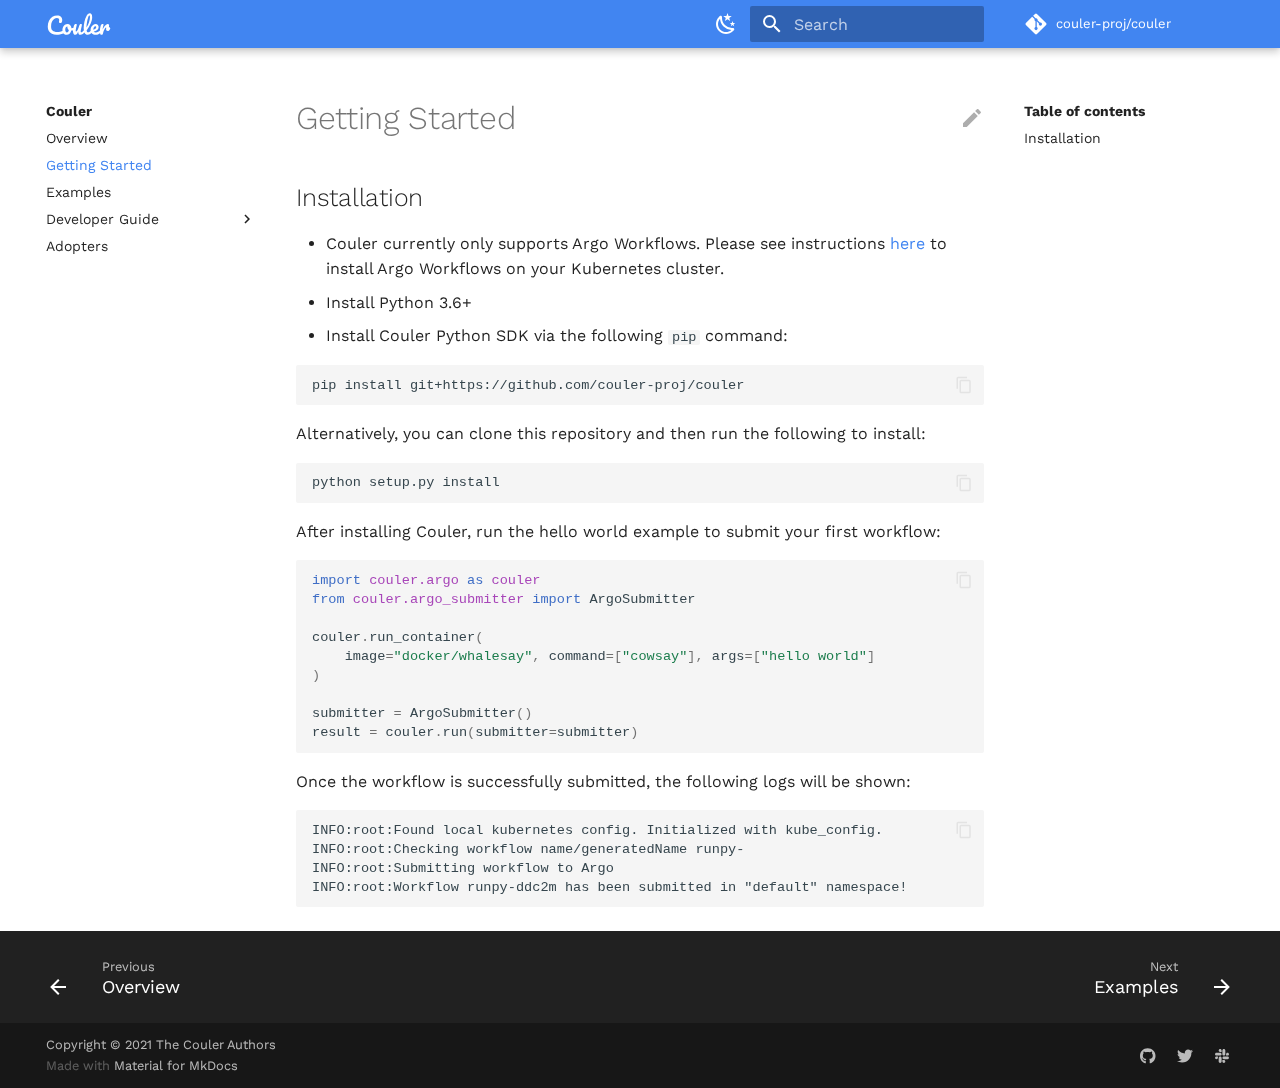
<file: getting-started/index.html>
<!doctype html>
<html lang="en" class="no-js">
  <head>
    
      <meta charset="utf-8">
      <meta name="viewport" content="width=device-width,initial-scale=1">
      
        <meta name="description" content="Couler aims to provide a unified interface for constructing and managing workflows on different workflow engines, such as Argo Workflows, Tekton Pipelines, and Apache Airflow.">
      
      
      
      
        <link rel="canonical" href="https://couler-proj.github.io/getting-started/">
      
      <link rel="icon" href="../assets/logo.svg">
      <meta name="generator" content="mkdocs-1.2.4, mkdocs-material-7.1.3">
    
    
      
        <title>Getting Started - Couler</title>
      
    
    
      <link rel="stylesheet" href="../assets/stylesheets/main.e35208c4.min.css">
      
        
        <link rel="stylesheet" href="../assets/stylesheets/palette.ef6f36e2.min.css">
        
      
    
    
    
      
        
        <link rel="preconnect" href="https://fonts.gstatic.com" crossorigin>
        <link rel="stylesheet" href="https://fonts.googleapis.com/css?family=Work+Sans:300,400,400i,700%7C&display=fallback">
        <style>:root{--md-text-font-family:"Work Sans";--md-code-font-family:""}</style>
      
    
    
    
      <link rel="stylesheet" href="../assets/stylesheets/extra.css">
    
    
      
    
    
  </head>
  
  
    
    
      
    
    
    
    
    <body dir="ltr" data-md-color-scheme="default" data-md-color-primary="" data-md-color-accent="">
  
    
    <script>function __prefix(e){return new URL("..",location).pathname+"."+e}function __get(e,t=localStorage){return JSON.parse(t.getItem(__prefix(e)))}</script>
    
      <script>var palette=__get("__palette");if(null!==palette&&"object"==typeof palette.color)for(var key in palette.color)document.body.setAttribute("data-md-color-"+key,palette.color[key])</script>
    
    <input class="md-toggle" data-md-toggle="drawer" type="checkbox" id="__drawer" autocomplete="off">
    <input class="md-toggle" data-md-toggle="search" type="checkbox" id="__search" autocomplete="off">
    <label class="md-overlay" for="__drawer"></label>
    <div data-md-component="skip">
      
        
        <a href="#installation" class="md-skip">
          Skip to content
        </a>
      
    </div>
    <div data-md-component="announce">
      
    </div>
    
      <header class="md-header" data-md-component="header">
  <nav class="md-header__inner md-grid" aria-label="Header">
    <a href=".." title="Couler" class="md-header__button md-logo" aria-label="Couler" data-md-component="logo">
      
  <img src="../assets/logo-white.svg" alt="logo">

    </a>
    <label class="md-header__button md-icon" for="__drawer">
      <svg xmlns="http://www.w3.org/2000/svg" viewBox="0 0 24 24"><path d="M3 6h18v2H3V6m0 5h18v2H3v-2m0 5h18v2H3v-2z"/></svg>
    </label>
    <div class="md-header__title" data-md-component="header-title">
      <div class="md-header__ellipsis">
        <div class="md-header__topic">
          <span class="md-ellipsis">
            Couler
          </span>
        </div>
        <div class="md-header__topic" data-md-component="header-topic">
          <span class="md-ellipsis">
            
              Getting Started
            
          </span>
        </div>
      </div>
    </div>
    
      <form class="md-header__option" data-md-component="palette">
        
          
          
          <input class="md-option" data-md-color-media="" data-md-color-scheme="default" data-md-color-primary="" data-md-color-accent="" type="radio" name="__palette" id="__palette_1">
          
            <label class="md-header__button md-icon" title="Switch to dark mode" for="__palette_2" hidden>
              <svg xmlns="http://www.w3.org/2000/svg" viewBox="0 0 24 24"><path d="m17.75 4.09-2.53 1.94.91 3.06-2.63-1.81-2.63 1.81.91-3.06-2.53-1.94L12.44 4l1.06-3 1.06 3 3.19.09m3.5 6.91-1.64 1.25.59 1.98-1.7-1.17-1.7 1.17.59-1.98L15.75 11l2.06-.05L18.5 9l.69 1.95 2.06.05m-2.28 4.95c.83-.08 1.72 1.1 1.19 1.85-.32.45-.66.87-1.08 1.27C15.17 23 8.84 23 4.94 19.07c-3.91-3.9-3.91-10.24 0-14.14.4-.4.82-.76 1.27-1.08.75-.53 1.93.36 1.85 1.19-.27 2.86.69 5.83 2.89 8.02a9.96 9.96 0 0 0 8.02 2.89m-1.64 2.02a12.08 12.08 0 0 1-7.8-3.47c-2.17-2.19-3.33-5-3.49-7.82-2.81 3.14-2.7 7.96.31 10.98 3.02 3.01 7.84 3.12 10.98.31z"/></svg>
            </label>
          
        
          
          
          <input class="md-option" data-md-color-media="" data-md-color-scheme="slate" data-md-color-primary="" data-md-color-accent="" type="radio" name="__palette" id="__palette_2">
          
            <label class="md-header__button md-icon" title="Switch to light mode" for="__palette_1" hidden>
              <svg xmlns="http://www.w3.org/2000/svg" viewBox="0 0 24 24"><path d="M12 7a5 5 0 0 1 5 5 5 5 0 0 1-5 5 5 5 0 0 1-5-5 5 5 0 0 1 5-5m0 2a3 3 0 0 0-3 3 3 3 0 0 0 3 3 3 3 0 0 0 3-3 3 3 0 0 0-3-3m0-7 2.39 3.42C13.65 5.15 12.84 5 12 5c-.84 0-1.65.15-2.39.42L12 2M3.34 7l4.16-.35A7.2 7.2 0 0 0 5.94 8.5c-.44.74-.69 1.5-.83 2.29L3.34 7m.02 10 1.76-3.77a7.131 7.131 0 0 0 2.38 4.14L3.36 17M20.65 7l-1.77 3.79a7.023 7.023 0 0 0-2.38-4.15l4.15.36m-.01 10-4.14.36c.59-.51 1.12-1.14 1.54-1.86.42-.73.69-1.5.83-2.29L20.64 17M12 22l-2.41-3.44c.74.27 1.55.44 2.41.44.82 0 1.63-.17 2.37-.44L12 22z"/></svg>
            </label>
          
        
      </form>
    
    
    
      <label class="md-header__button md-icon" for="__search">
        <svg xmlns="http://www.w3.org/2000/svg" viewBox="0 0 24 24"><path d="M9.5 3A6.5 6.5 0 0 1 16 9.5c0 1.61-.59 3.09-1.56 4.23l.27.27h.79l5 5-1.5 1.5-5-5v-.79l-.27-.27A6.516 6.516 0 0 1 9.5 16 6.5 6.5 0 0 1 3 9.5 6.5 6.5 0 0 1 9.5 3m0 2C7 5 5 7 5 9.5S7 14 9.5 14 14 12 14 9.5 12 5 9.5 5z"/></svg>
      </label>
      
<div class="md-search" data-md-component="search" role="dialog">
  <label class="md-search__overlay" for="__search"></label>
  <div class="md-search__inner" role="search">
    <form class="md-search__form" name="search">
      <input type="text" class="md-search__input" name="query" aria-label="Search" placeholder="Search" autocapitalize="off" autocorrect="off" autocomplete="off" spellcheck="false" data-md-component="search-query" data-md-state="active" required>
      <label class="md-search__icon md-icon" for="__search">
        <svg xmlns="http://www.w3.org/2000/svg" viewBox="0 0 24 24"><path d="M9.5 3A6.5 6.5 0 0 1 16 9.5c0 1.61-.59 3.09-1.56 4.23l.27.27h.79l5 5-1.5 1.5-5-5v-.79l-.27-.27A6.516 6.516 0 0 1 9.5 16 6.5 6.5 0 0 1 3 9.5 6.5 6.5 0 0 1 9.5 3m0 2C7 5 5 7 5 9.5S7 14 9.5 14 14 12 14 9.5 12 5 9.5 5z"/></svg>
        <svg xmlns="http://www.w3.org/2000/svg" viewBox="0 0 24 24"><path d="M20 11v2H8l5.5 5.5-1.42 1.42L4.16 12l7.92-7.92L13.5 5.5 8 11h12z"/></svg>
      </label>
      <button type="reset" class="md-search__icon md-icon" aria-label="Clear" tabindex="-1">
        <svg xmlns="http://www.w3.org/2000/svg" viewBox="0 0 24 24"><path d="M19 6.41 17.59 5 12 10.59 6.41 5 5 6.41 10.59 12 5 17.59 6.41 19 12 13.41 17.59 19 19 17.59 13.41 12 19 6.41z"/></svg>
      </button>
    </form>
    <div class="md-search__output">
      <div class="md-search__scrollwrap" data-md-scrollfix>
        <div class="md-search-result" data-md-component="search-result">
          <div class="md-search-result__meta">
            Initializing search
          </div>
          <ol class="md-search-result__list"></ol>
        </div>
      </div>
    </div>
  </div>
</div>
    
    
      <div class="md-header__source">
        
<a href="https://github.com/couler-proj/couler/" title="Go to repository" class="md-source" data-md-component="source">
  <div class="md-source__icon md-icon">
    
    <svg xmlns="http://www.w3.org/2000/svg" viewBox="0 0 448 512"><path d="M439.55 236.05 244 40.45a28.87 28.87 0 0 0-40.81 0l-40.66 40.63 51.52 51.52c27.06-9.14 52.68 16.77 43.39 43.68l49.66 49.66c34.23-11.8 61.18 31 35.47 56.69-26.49 26.49-70.21-2.87-56-37.34L240.22 199v121.85c25.3 12.54 22.26 41.85 9.08 55a34.34 34.34 0 0 1-48.55 0c-17.57-17.6-11.07-46.91 11.25-56v-123c-20.8-8.51-24.6-30.74-18.64-45L142.57 101 8.45 235.14a28.86 28.86 0 0 0 0 40.81l195.61 195.6a28.86 28.86 0 0 0 40.8 0l194.69-194.69a28.86 28.86 0 0 0 0-40.81z"/></svg>
  </div>
  <div class="md-source__repository">
    couler-proj/couler
  </div>
</a>
      </div>
    
  </nav>
</header>
    
    <div class="md-container" data-md-component="container">
      
      
        
      
      <main class="md-main" data-md-component="main">
        <div class="md-main__inner md-grid">
          
            
              
              <div class="md-sidebar md-sidebar--primary" data-md-component="sidebar" data-md-type="navigation" >
                <div class="md-sidebar__scrollwrap">
                  <div class="md-sidebar__inner">
                    


<nav class="md-nav md-nav--primary" aria-label="Navigation" data-md-level="0">
  <label class="md-nav__title" for="__drawer">
    <a href=".." title="Couler" class="md-nav__button md-logo" aria-label="Couler" data-md-component="logo">
      
  <img src="../assets/logo-white.svg" alt="logo">

    </a>
    Couler
  </label>
  
    <div class="md-nav__source">
      
<a href="https://github.com/couler-proj/couler/" title="Go to repository" class="md-source" data-md-component="source">
  <div class="md-source__icon md-icon">
    
    <svg xmlns="http://www.w3.org/2000/svg" viewBox="0 0 448 512"><path d="M439.55 236.05 244 40.45a28.87 28.87 0 0 0-40.81 0l-40.66 40.63 51.52 51.52c27.06-9.14 52.68 16.77 43.39 43.68l49.66 49.66c34.23-11.8 61.18 31 35.47 56.69-26.49 26.49-70.21-2.87-56-37.34L240.22 199v121.85c25.3 12.54 22.26 41.85 9.08 55a34.34 34.34 0 0 1-48.55 0c-17.57-17.6-11.07-46.91 11.25-56v-123c-20.8-8.51-24.6-30.74-18.64-45L142.57 101 8.45 235.14a28.86 28.86 0 0 0 0 40.81l195.61 195.6a28.86 28.86 0 0 0 40.8 0l194.69-194.69a28.86 28.86 0 0 0 0-40.81z"/></svg>
  </div>
  <div class="md-source__repository">
    couler-proj/couler
  </div>
</a>
    </div>
  
  <ul class="md-nav__list" data-md-scrollfix>
    
      
      
      

  
  
  
    <li class="md-nav__item">
      <a href=".." class="md-nav__link">
        Overview
      </a>
    </li>
  

    
      
      
      

  
  
    
  
  
    <li class="md-nav__item md-nav__item--active">
      
      <input class="md-nav__toggle md-toggle" data-md-toggle="toc" type="checkbox" id="__toc">
      
      
      
        <label class="md-nav__link md-nav__link--active" for="__toc">
          Getting Started
          <span class="md-nav__icon md-icon"></span>
        </label>
      
      <a href="./" class="md-nav__link md-nav__link--active">
        Getting Started
      </a>
      
        
<nav class="md-nav md-nav--secondary" aria-label="Table of contents">
  
  
  
  
    <label class="md-nav__title" for="__toc">
      <span class="md-nav__icon md-icon"></span>
      Table of contents
    </label>
    <ul class="md-nav__list" data-md-component="toc" data-md-scrollfix>
      
        <li class="md-nav__item">
  <a href="#installation" class="md-nav__link">
    Installation
  </a>
  
</li>
      
    </ul>
  
</nav>
      
    </li>
  

    
      
      
      

  
  
  
    <li class="md-nav__item">
      <a href="../examples/" class="md-nav__link">
        Examples
      </a>
    </li>
  

    
      
      
      

  
  
  
    
    <li class="md-nav__item md-nav__item--nested">
      
      
        <input class="md-nav__toggle md-toggle" data-md-toggle="__nav_4" type="checkbox" id="__nav_4" >
      
      <label class="md-nav__link" for="__nav_4">
        Developer Guide
        <span class="md-nav__icon md-icon"></span>
      </label>
      <nav class="md-nav" aria-label="Developer Guide" data-md-level="1">
        <label class="md-nav__title" for="__nav_4">
          <span class="md-nav__icon md-icon"></span>
          Developer Guide
        </label>
        <ul class="md-nav__list" data-md-scrollfix>
          
            
  
  
  
    <li class="md-nav__item">
      <a href="../contributing/" class="md-nav__link">
        Contributing
      </a>
    </li>
  

          
            
  
  
  
    <li class="md-nav__item">
      <a href="../couler-api-design/" class="md-nav__link">
        API Design
      </a>
    </li>
  

          
            
  
  
  
    <li class="md-nav__item">
      <a href="../couler-step-zoo/" class="md-nav__link">
        Step Zoo
      </a>
    </li>
  

          
            
  
  
  
    <li class="md-nav__item">
      <a href="../couler-tekton-design/" class="md-nav__link">
        Tekton Design
      </a>
    </li>
  

          
            
  
  
  
    <li class="md-nav__item">
      <a href="../TEMPLATE/" class="md-nav__link">
        Template
      </a>
    </li>
  

          
        </ul>
      </nav>
    </li>
  

    
      
      
      

  
  
  
    <li class="md-nav__item">
      <a href="../adopters/" class="md-nav__link">
        Adopters
      </a>
    </li>
  

    
  </ul>
</nav>
                  </div>
                </div>
              </div>
            
            
              
              <div class="md-sidebar md-sidebar--secondary" data-md-component="sidebar" data-md-type="toc" >
                <div class="md-sidebar__scrollwrap">
                  <div class="md-sidebar__inner">
                    
<nav class="md-nav md-nav--secondary" aria-label="Table of contents">
  
  
  
  
    <label class="md-nav__title" for="__toc">
      <span class="md-nav__icon md-icon"></span>
      Table of contents
    </label>
    <ul class="md-nav__list" data-md-component="toc" data-md-scrollfix>
      
        <li class="md-nav__item">
  <a href="#installation" class="md-nav__link">
    Installation
  </a>
  
</li>
      
    </ul>
  
</nav>
                  </div>
                </div>
              </div>
            
          
          <div class="md-content" data-md-component="content">
            <article class="md-content__inner md-typeset">
              
                
                  <a href="https://github.com/couler-proj/couler/edit/master/docs/getting-started.md" title="Edit this page" class="md-content__button md-icon">
                    <svg xmlns="http://www.w3.org/2000/svg" viewBox="0 0 24 24"><path d="M20.71 7.04c.39-.39.39-1.04 0-1.41l-2.34-2.34c-.37-.39-1.02-.39-1.41 0l-1.84 1.83 3.75 3.75M3 17.25V21h3.75L17.81 9.93l-3.75-3.75L3 17.25z"/></svg>
                  </a>
                
                
                  <h1>Getting Started</h1>
                
                <h2 id="installation">Installation<a class="headerlink" href="#installation" title="Permanent link">&para;</a></h2>
<ul>
<li>Couler currently only supports Argo Workflows. Please see instructions <a href="https://argoproj.github.io/argo/quick-start/#install-argo-workflows">here</a>
to install Argo Workflows on your Kubernetes cluster.</li>
<li>Install Python 3.6+</li>
<li>Install Couler Python SDK via the following <code>pip</code> command:</li>
</ul>
<p><div class="highlight"><pre><span></span><code>pip install git+https://github.com/couler-proj/couler
</code></pre></div>
Alternatively, you can clone this repository and then run the following to install:</p>
<div class="highlight"><pre><span></span><code>python setup.py install
</code></pre></div>
<p>After installing Couler, run the hello world example to submit your first workflow:</p>
<div class="highlight"><pre><span></span><code><span class="kn">import</span> <span class="nn">couler.argo</span> <span class="k">as</span> <span class="nn">couler</span>
<span class="kn">from</span> <span class="nn">couler.argo_submitter</span> <span class="kn">import</span> <span class="n">ArgoSubmitter</span>

<span class="n">couler</span><span class="o">.</span><span class="n">run_container</span><span class="p">(</span>
    <span class="n">image</span><span class="o">=</span><span class="s2">&quot;docker/whalesay&quot;</span><span class="p">,</span> <span class="n">command</span><span class="o">=</span><span class="p">[</span><span class="s2">&quot;cowsay&quot;</span><span class="p">],</span> <span class="n">args</span><span class="o">=</span><span class="p">[</span><span class="s2">&quot;hello world&quot;</span><span class="p">]</span>
<span class="p">)</span>

<span class="n">submitter</span> <span class="o">=</span> <span class="n">ArgoSubmitter</span><span class="p">()</span>
<span class="n">result</span> <span class="o">=</span> <span class="n">couler</span><span class="o">.</span><span class="n">run</span><span class="p">(</span><span class="n">submitter</span><span class="o">=</span><span class="n">submitter</span><span class="p">)</span>
</code></pre></div>
<p>Once the workflow is successfully submitted, the following logs will be shown:</p>
<div class="highlight"><pre><span></span><code>INFO:root:Found local kubernetes config. Initialized with kube_config.
INFO:root:Checking workflow name/generatedName runpy-
INFO:root:Submitting workflow to Argo
INFO:root:Workflow runpy-ddc2m has been submitted in &quot;default&quot; namespace!
</code></pre></div>
                
              
              
                


              
            </article>
          </div>
        </div>
        
      </main>
      
        
<footer class="md-footer">
  
    <nav class="md-footer__inner md-grid" aria-label="Footer">
      
        <a href=".." class="md-footer__link md-footer__link--prev" rel="prev">
          <div class="md-footer__button md-icon">
            <svg xmlns="http://www.w3.org/2000/svg" viewBox="0 0 24 24"><path d="M20 11v2H8l5.5 5.5-1.42 1.42L4.16 12l7.92-7.92L13.5 5.5 8 11h12z"/></svg>
          </div>
          <div class="md-footer__title">
            <div class="md-ellipsis">
              <span class="md-footer__direction">
                Previous
              </span>
              Overview
            </div>
          </div>
        </a>
      
      
        <a href="../examples/" class="md-footer__link md-footer__link--next" rel="next">
          <div class="md-footer__title">
            <div class="md-ellipsis">
              <span class="md-footer__direction">
                Next
              </span>
              Examples
            </div>
          </div>
          <div class="md-footer__button md-icon">
            <svg xmlns="http://www.w3.org/2000/svg" viewBox="0 0 24 24"><path d="M4 11v2h12l-5.5 5.5 1.42 1.42L19.84 12l-7.92-7.92L10.5 5.5 16 11H4z"/></svg>
          </div>
        </a>
      
    </nav>
  
  <div class="md-footer-meta md-typeset">
    <div class="md-footer-meta__inner md-grid">
      <div class="md-footer-copyright">
        
          <div class="md-footer-copyright__highlight">
            Copyright &copy; 2021 The Couler Authors
          </div>
        
        Made with
        <a href="https://squidfunk.github.io/mkdocs-material/" target="_blank" rel="noopener">
          Material for MkDocs
        </a>
        
      </div>
      
  <div class="md-footer-social">
    
      
      
        
        
      
      <a href="https://github.com/couler-proj/couler" target="_blank" rel="noopener" title="github.com" class="md-footer-social__link">
        <svg xmlns="http://www.w3.org/2000/svg" viewBox="0 0 496 512"><path d="M165.9 397.4c0 2-2.3 3.6-5.2 3.6-3.3.3-5.6-1.3-5.6-3.6 0-2 2.3-3.6 5.2-3.6 3-.3 5.6 1.3 5.6 3.6zm-31.1-4.5c-.7 2 1.3 4.3 4.3 4.9 2.6 1 5.6 0 6.2-2s-1.3-4.3-4.3-5.2c-2.6-.7-5.5.3-6.2 2.3zm44.2-1.7c-2.9.7-4.9 2.6-4.6 4.9.3 2 2.9 3.3 5.9 2.6 2.9-.7 4.9-2.6 4.6-4.6-.3-1.9-3-3.2-5.9-2.9zM244.8 8C106.1 8 0 113.3 0 252c0 110.9 69.8 205.8 169.5 239.2 12.8 2.3 17.3-5.6 17.3-12.1 0-6.2-.3-40.4-.3-61.4 0 0-70 15-84.7-29.8 0 0-11.4-29.1-27.8-36.6 0 0-22.9-15.7 1.6-15.4 0 0 24.9 2 38.6 25.8 21.9 38.6 58.6 27.5 72.9 20.9 2.3-16 8.8-27.1 16-33.7-55.9-6.2-112.3-14.3-112.3-110.5 0-27.5 7.6-41.3 23.6-58.9-2.6-6.5-11.1-33.3 2.6-67.9 20.9-6.5 69 27 69 27 20-5.6 41.5-8.5 62.8-8.5s42.8 2.9 62.8 8.5c0 0 48.1-33.6 69-27 13.7 34.7 5.2 61.4 2.6 67.9 16 17.7 25.8 31.5 25.8 58.9 0 96.5-58.9 104.2-114.8 110.5 9.2 7.9 17 22.9 17 46.4 0 33.7-.3 75.4-.3 83.6 0 6.5 4.6 14.4 17.3 12.1C428.2 457.8 496 362.9 496 252 496 113.3 383.5 8 244.8 8zM97.2 352.9c-1.3 1-1 3.3.7 5.2 1.6 1.6 3.9 2.3 5.2 1 1.3-1 1-3.3-.7-5.2-1.6-1.6-3.9-2.3-5.2-1zm-10.8-8.1c-.7 1.3.3 2.9 2.3 3.9 1.6 1 3.6.7 4.3-.7.7-1.3-.3-2.9-2.3-3.9-2-.6-3.6-.3-4.3.7zm32.4 35.6c-1.6 1.3-1 4.3 1.3 6.2 2.3 2.3 5.2 2.6 6.5 1 1.3-1.3.7-4.3-1.3-6.2-2.2-2.3-5.2-2.6-6.5-1zm-11.4-14.7c-1.6 1-1.6 3.6 0 5.9 1.6 2.3 4.3 3.3 5.6 2.3 1.6-1.3 1.6-3.9 0-6.2-1.4-2.3-4-3.3-5.6-2z"/></svg>
      </a>
    
      
      
        
        
      
      <a href="https://twitter.com/CoulerProject" target="_blank" rel="noopener" title="twitter.com" class="md-footer-social__link">
        <svg xmlns="http://www.w3.org/2000/svg" viewBox="0 0 512 512"><path d="M459.37 151.716c.325 4.548.325 9.097.325 13.645 0 138.72-105.583 298.558-298.558 298.558-59.452 0-114.68-17.219-161.137-47.106 8.447.974 16.568 1.299 25.34 1.299 49.055 0 94.213-16.568 130.274-44.832-46.132-.975-84.792-31.188-98.112-72.772 6.498.974 12.995 1.624 19.818 1.624 9.421 0 18.843-1.3 27.614-3.573-48.081-9.747-84.143-51.98-84.143-102.985v-1.299c13.969 7.797 30.214 12.67 47.431 13.319-28.264-18.843-46.781-51.005-46.781-87.391 0-19.492 5.197-37.36 14.294-52.954 51.655 63.675 129.3 105.258 216.365 109.807-1.624-7.797-2.599-15.918-2.599-24.04 0-57.828 46.782-104.934 104.934-104.934 30.213 0 57.502 12.67 76.67 33.137 23.715-4.548 46.456-13.32 66.599-25.34-7.798 24.366-24.366 44.833-46.132 57.827 21.117-2.273 41.584-8.122 60.426-16.243-14.292 20.791-32.161 39.308-52.628 54.253z"/></svg>
      </a>
    
      
      
        
        
      
      <a href="https://join.slack.com/t/couler/shared_invite/zt-i0m7ziol-1gz4_p_aXmWM7KVpxJ4k9Q" target="_blank" rel="noopener" title="join.slack.com" class="md-footer-social__link">
        <svg xmlns="http://www.w3.org/2000/svg" viewBox="0 0 448 512"><path d="M94.12 315.1c0 25.9-21.16 47.06-47.06 47.06S0 341 0 315.1c0-25.9 21.16-47.06 47.06-47.06h47.06v47.06zm23.72 0c0-25.9 21.16-47.06 47.06-47.06s47.06 21.16 47.06 47.06v117.84c0 25.9-21.16 47.06-47.06 47.06s-47.06-21.16-47.06-47.06V315.1zm47.06-188.98c-25.9 0-47.06-21.16-47.06-47.06S139 32 164.9 32s47.06 21.16 47.06 47.06v47.06H164.9zm0 23.72c25.9 0 47.06 21.16 47.06 47.06s-21.16 47.06-47.06 47.06H47.06C21.16 243.96 0 222.8 0 196.9s21.16-47.06 47.06-47.06H164.9zm188.98 47.06c0-25.9 21.16-47.06 47.06-47.06 25.9 0 47.06 21.16 47.06 47.06s-21.16 47.06-47.06 47.06h-47.06V196.9zm-23.72 0c0 25.9-21.16 47.06-47.06 47.06-25.9 0-47.06-21.16-47.06-47.06V79.06c0-25.9 21.16-47.06 47.06-47.06 25.9 0 47.06 21.16 47.06 47.06V196.9zM283.1 385.88c25.9 0 47.06 21.16 47.06 47.06 0 25.9-21.16 47.06-47.06 47.06-25.9 0-47.06-21.16-47.06-47.06v-47.06h47.06zm0-23.72c-25.9 0-47.06-21.16-47.06-47.06 0-25.9 21.16-47.06 47.06-47.06h117.84c25.9 0 47.06 21.16 47.06 47.06 0 25.9-21.16 47.06-47.06 47.06H283.1z"/></svg>
      </a>
    
  </div>

    </div>
  </div>
</footer>
      
    </div>
    <div class="md-dialog" data-md-component="dialog">
      <div class="md-dialog__inner md-typeset"></div>
    </div>
    <script id="__config" type="application/json">{"base": "..", "features": [], "translations": {"clipboard.copy": "Copy to clipboard", "clipboard.copied": "Copied to clipboard", "search.config.lang": "en", "search.config.pipeline": "trimmer, stopWordFilter", "search.config.separator": "[\\s\\-]+", "search.placeholder": "Search", "search.result.placeholder": "Type to start searching", "search.result.none": "No matching documents", "search.result.one": "1 matching document", "search.result.other": "# matching documents", "search.result.more.one": "1 more on this page", "search.result.more.other": "# more on this page", "search.result.term.missing": "Missing"}, "search": "../assets/javascripts/workers/search.fe42c31b.min.js", "version": null}</script>
    
    
      <script src="../assets/javascripts/bundle.4ea5477f.min.js"></script>
      
    
  </body>
</html>
</file>
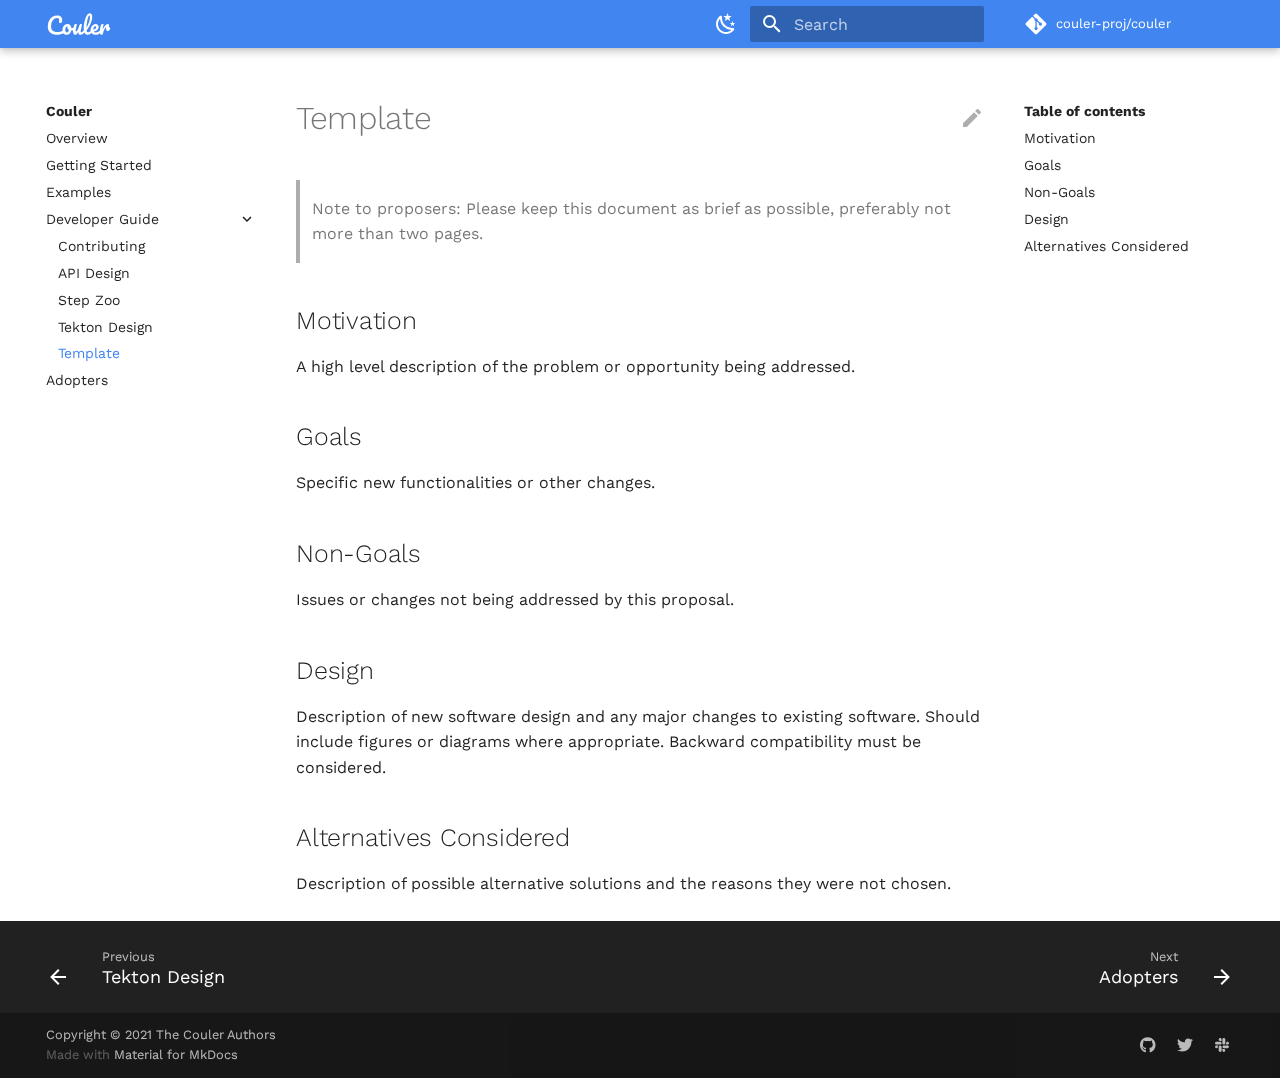
<file: TEMPLATE/index.html>
<!doctype html>
<html lang="en" class="no-js">
  <head>
    
      <meta charset="utf-8">
      <meta name="viewport" content="width=device-width,initial-scale=1">
      
        <meta name="description" content="Couler aims to provide a unified interface for constructing and managing workflows on different workflow engines, such as Argo Workflows, Tekton Pipelines, and Apache Airflow.">
      
      
      
      
        <link rel="canonical" href="https://couler-proj.github.io/TEMPLATE/">
      
      <link rel="icon" href="../assets/logo.svg">
      <meta name="generator" content="mkdocs-1.2.4, mkdocs-material-7.1.3">
    
    
      
        <title>Template - Couler</title>
      
    
    
      <link rel="stylesheet" href="../assets/stylesheets/main.e35208c4.min.css">
      
        
        <link rel="stylesheet" href="../assets/stylesheets/palette.ef6f36e2.min.css">
        
      
    
    
    
      
        
        <link rel="preconnect" href="https://fonts.gstatic.com" crossorigin>
        <link rel="stylesheet" href="https://fonts.googleapis.com/css?family=Work+Sans:300,400,400i,700%7C&display=fallback">
        <style>:root{--md-text-font-family:"Work Sans";--md-code-font-family:""}</style>
      
    
    
    
      <link rel="stylesheet" href="../assets/stylesheets/extra.css">
    
    
      
    
    
  </head>
  
  
    
    
      
    
    
    
    
    <body dir="ltr" data-md-color-scheme="default" data-md-color-primary="" data-md-color-accent="">
  
    
    <script>function __prefix(e){return new URL("..",location).pathname+"."+e}function __get(e,t=localStorage){return JSON.parse(t.getItem(__prefix(e)))}</script>
    
      <script>var palette=__get("__palette");if(null!==palette&&"object"==typeof palette.color)for(var key in palette.color)document.body.setAttribute("data-md-color-"+key,palette.color[key])</script>
    
    <input class="md-toggle" data-md-toggle="drawer" type="checkbox" id="__drawer" autocomplete="off">
    <input class="md-toggle" data-md-toggle="search" type="checkbox" id="__search" autocomplete="off">
    <label class="md-overlay" for="__drawer"></label>
    <div data-md-component="skip">
      
        
        <a href="#motivation" class="md-skip">
          Skip to content
        </a>
      
    </div>
    <div data-md-component="announce">
      
    </div>
    
      <header class="md-header" data-md-component="header">
  <nav class="md-header__inner md-grid" aria-label="Header">
    <a href=".." title="Couler" class="md-header__button md-logo" aria-label="Couler" data-md-component="logo">
      
  <img src="../assets/logo-white.svg" alt="logo">

    </a>
    <label class="md-header__button md-icon" for="__drawer">
      <svg xmlns="http://www.w3.org/2000/svg" viewBox="0 0 24 24"><path d="M3 6h18v2H3V6m0 5h18v2H3v-2m0 5h18v2H3v-2z"/></svg>
    </label>
    <div class="md-header__title" data-md-component="header-title">
      <div class="md-header__ellipsis">
        <div class="md-header__topic">
          <span class="md-ellipsis">
            Couler
          </span>
        </div>
        <div class="md-header__topic" data-md-component="header-topic">
          <span class="md-ellipsis">
            
              Template
            
          </span>
        </div>
      </div>
    </div>
    
      <form class="md-header__option" data-md-component="palette">
        
          
          
          <input class="md-option" data-md-color-media="" data-md-color-scheme="default" data-md-color-primary="" data-md-color-accent="" type="radio" name="__palette" id="__palette_1">
          
            <label class="md-header__button md-icon" title="Switch to dark mode" for="__palette_2" hidden>
              <svg xmlns="http://www.w3.org/2000/svg" viewBox="0 0 24 24"><path d="m17.75 4.09-2.53 1.94.91 3.06-2.63-1.81-2.63 1.81.91-3.06-2.53-1.94L12.44 4l1.06-3 1.06 3 3.19.09m3.5 6.91-1.64 1.25.59 1.98-1.7-1.17-1.7 1.17.59-1.98L15.75 11l2.06-.05L18.5 9l.69 1.95 2.06.05m-2.28 4.95c.83-.08 1.72 1.1 1.19 1.85-.32.45-.66.87-1.08 1.27C15.17 23 8.84 23 4.94 19.07c-3.91-3.9-3.91-10.24 0-14.14.4-.4.82-.76 1.27-1.08.75-.53 1.93.36 1.85 1.19-.27 2.86.69 5.83 2.89 8.02a9.96 9.96 0 0 0 8.02 2.89m-1.64 2.02a12.08 12.08 0 0 1-7.8-3.47c-2.17-2.19-3.33-5-3.49-7.82-2.81 3.14-2.7 7.96.31 10.98 3.02 3.01 7.84 3.12 10.98.31z"/></svg>
            </label>
          
        
          
          
          <input class="md-option" data-md-color-media="" data-md-color-scheme="slate" data-md-color-primary="" data-md-color-accent="" type="radio" name="__palette" id="__palette_2">
          
            <label class="md-header__button md-icon" title="Switch to light mode" for="__palette_1" hidden>
              <svg xmlns="http://www.w3.org/2000/svg" viewBox="0 0 24 24"><path d="M12 7a5 5 0 0 1 5 5 5 5 0 0 1-5 5 5 5 0 0 1-5-5 5 5 0 0 1 5-5m0 2a3 3 0 0 0-3 3 3 3 0 0 0 3 3 3 3 0 0 0 3-3 3 3 0 0 0-3-3m0-7 2.39 3.42C13.65 5.15 12.84 5 12 5c-.84 0-1.65.15-2.39.42L12 2M3.34 7l4.16-.35A7.2 7.2 0 0 0 5.94 8.5c-.44.74-.69 1.5-.83 2.29L3.34 7m.02 10 1.76-3.77a7.131 7.131 0 0 0 2.38 4.14L3.36 17M20.65 7l-1.77 3.79a7.023 7.023 0 0 0-2.38-4.15l4.15.36m-.01 10-4.14.36c.59-.51 1.12-1.14 1.54-1.86.42-.73.69-1.5.83-2.29L20.64 17M12 22l-2.41-3.44c.74.27 1.55.44 2.41.44.82 0 1.63-.17 2.37-.44L12 22z"/></svg>
            </label>
          
        
      </form>
    
    
    
      <label class="md-header__button md-icon" for="__search">
        <svg xmlns="http://www.w3.org/2000/svg" viewBox="0 0 24 24"><path d="M9.5 3A6.5 6.5 0 0 1 16 9.5c0 1.61-.59 3.09-1.56 4.23l.27.27h.79l5 5-1.5 1.5-5-5v-.79l-.27-.27A6.516 6.516 0 0 1 9.5 16 6.5 6.5 0 0 1 3 9.5 6.5 6.5 0 0 1 9.5 3m0 2C7 5 5 7 5 9.5S7 14 9.5 14 14 12 14 9.5 12 5 9.5 5z"/></svg>
      </label>
      
<div class="md-search" data-md-component="search" role="dialog">
  <label class="md-search__overlay" for="__search"></label>
  <div class="md-search__inner" role="search">
    <form class="md-search__form" name="search">
      <input type="text" class="md-search__input" name="query" aria-label="Search" placeholder="Search" autocapitalize="off" autocorrect="off" autocomplete="off" spellcheck="false" data-md-component="search-query" data-md-state="active" required>
      <label class="md-search__icon md-icon" for="__search">
        <svg xmlns="http://www.w3.org/2000/svg" viewBox="0 0 24 24"><path d="M9.5 3A6.5 6.5 0 0 1 16 9.5c0 1.61-.59 3.09-1.56 4.23l.27.27h.79l5 5-1.5 1.5-5-5v-.79l-.27-.27A6.516 6.516 0 0 1 9.5 16 6.5 6.5 0 0 1 3 9.5 6.5 6.5 0 0 1 9.5 3m0 2C7 5 5 7 5 9.5S7 14 9.5 14 14 12 14 9.5 12 5 9.5 5z"/></svg>
        <svg xmlns="http://www.w3.org/2000/svg" viewBox="0 0 24 24"><path d="M20 11v2H8l5.5 5.5-1.42 1.42L4.16 12l7.92-7.92L13.5 5.5 8 11h12z"/></svg>
      </label>
      <button type="reset" class="md-search__icon md-icon" aria-label="Clear" tabindex="-1">
        <svg xmlns="http://www.w3.org/2000/svg" viewBox="0 0 24 24"><path d="M19 6.41 17.59 5 12 10.59 6.41 5 5 6.41 10.59 12 5 17.59 6.41 19 12 13.41 17.59 19 19 17.59 13.41 12 19 6.41z"/></svg>
      </button>
    </form>
    <div class="md-search__output">
      <div class="md-search__scrollwrap" data-md-scrollfix>
        <div class="md-search-result" data-md-component="search-result">
          <div class="md-search-result__meta">
            Initializing search
          </div>
          <ol class="md-search-result__list"></ol>
        </div>
      </div>
    </div>
  </div>
</div>
    
    
      <div class="md-header__source">
        
<a href="https://github.com/couler-proj/couler/" title="Go to repository" class="md-source" data-md-component="source">
  <div class="md-source__icon md-icon">
    
    <svg xmlns="http://www.w3.org/2000/svg" viewBox="0 0 448 512"><path d="M439.55 236.05 244 40.45a28.87 28.87 0 0 0-40.81 0l-40.66 40.63 51.52 51.52c27.06-9.14 52.68 16.77 43.39 43.68l49.66 49.66c34.23-11.8 61.18 31 35.47 56.69-26.49 26.49-70.21-2.87-56-37.34L240.22 199v121.85c25.3 12.54 22.26 41.85 9.08 55a34.34 34.34 0 0 1-48.55 0c-17.57-17.6-11.07-46.91 11.25-56v-123c-20.8-8.51-24.6-30.74-18.64-45L142.57 101 8.45 235.14a28.86 28.86 0 0 0 0 40.81l195.61 195.6a28.86 28.86 0 0 0 40.8 0l194.69-194.69a28.86 28.86 0 0 0 0-40.81z"/></svg>
  </div>
  <div class="md-source__repository">
    couler-proj/couler
  </div>
</a>
      </div>
    
  </nav>
</header>
    
    <div class="md-container" data-md-component="container">
      
      
        
      
      <main class="md-main" data-md-component="main">
        <div class="md-main__inner md-grid">
          
            
              
              <div class="md-sidebar md-sidebar--primary" data-md-component="sidebar" data-md-type="navigation" >
                <div class="md-sidebar__scrollwrap">
                  <div class="md-sidebar__inner">
                    


<nav class="md-nav md-nav--primary" aria-label="Navigation" data-md-level="0">
  <label class="md-nav__title" for="__drawer">
    <a href=".." title="Couler" class="md-nav__button md-logo" aria-label="Couler" data-md-component="logo">
      
  <img src="../assets/logo-white.svg" alt="logo">

    </a>
    Couler
  </label>
  
    <div class="md-nav__source">
      
<a href="https://github.com/couler-proj/couler/" title="Go to repository" class="md-source" data-md-component="source">
  <div class="md-source__icon md-icon">
    
    <svg xmlns="http://www.w3.org/2000/svg" viewBox="0 0 448 512"><path d="M439.55 236.05 244 40.45a28.87 28.87 0 0 0-40.81 0l-40.66 40.63 51.52 51.52c27.06-9.14 52.68 16.77 43.39 43.68l49.66 49.66c34.23-11.8 61.18 31 35.47 56.69-26.49 26.49-70.21-2.87-56-37.34L240.22 199v121.85c25.3 12.54 22.26 41.85 9.08 55a34.34 34.34 0 0 1-48.55 0c-17.57-17.6-11.07-46.91 11.25-56v-123c-20.8-8.51-24.6-30.74-18.64-45L142.57 101 8.45 235.14a28.86 28.86 0 0 0 0 40.81l195.61 195.6a28.86 28.86 0 0 0 40.8 0l194.69-194.69a28.86 28.86 0 0 0 0-40.81z"/></svg>
  </div>
  <div class="md-source__repository">
    couler-proj/couler
  </div>
</a>
    </div>
  
  <ul class="md-nav__list" data-md-scrollfix>
    
      
      
      

  
  
  
    <li class="md-nav__item">
      <a href=".." class="md-nav__link">
        Overview
      </a>
    </li>
  

    
      
      
      

  
  
  
    <li class="md-nav__item">
      <a href="../getting-started/" class="md-nav__link">
        Getting Started
      </a>
    </li>
  

    
      
      
      

  
  
  
    <li class="md-nav__item">
      <a href="../examples/" class="md-nav__link">
        Examples
      </a>
    </li>
  

    
      
      
      

  
  
    
  
  
    
    <li class="md-nav__item md-nav__item--active md-nav__item--nested">
      
      
        <input class="md-nav__toggle md-toggle" data-md-toggle="__nav_4" type="checkbox" id="__nav_4" checked>
      
      <label class="md-nav__link" for="__nav_4">
        Developer Guide
        <span class="md-nav__icon md-icon"></span>
      </label>
      <nav class="md-nav" aria-label="Developer Guide" data-md-level="1">
        <label class="md-nav__title" for="__nav_4">
          <span class="md-nav__icon md-icon"></span>
          Developer Guide
        </label>
        <ul class="md-nav__list" data-md-scrollfix>
          
            
  
  
  
    <li class="md-nav__item">
      <a href="../contributing/" class="md-nav__link">
        Contributing
      </a>
    </li>
  

          
            
  
  
  
    <li class="md-nav__item">
      <a href="../couler-api-design/" class="md-nav__link">
        API Design
      </a>
    </li>
  

          
            
  
  
  
    <li class="md-nav__item">
      <a href="../couler-step-zoo/" class="md-nav__link">
        Step Zoo
      </a>
    </li>
  

          
            
  
  
  
    <li class="md-nav__item">
      <a href="../couler-tekton-design/" class="md-nav__link">
        Tekton Design
      </a>
    </li>
  

          
            
  
  
    
  
  
    <li class="md-nav__item md-nav__item--active">
      
      <input class="md-nav__toggle md-toggle" data-md-toggle="toc" type="checkbox" id="__toc">
      
      
      
        <label class="md-nav__link md-nav__link--active" for="__toc">
          Template
          <span class="md-nav__icon md-icon"></span>
        </label>
      
      <a href="./" class="md-nav__link md-nav__link--active">
        Template
      </a>
      
        
<nav class="md-nav md-nav--secondary" aria-label="Table of contents">
  
  
  
  
    <label class="md-nav__title" for="__toc">
      <span class="md-nav__icon md-icon"></span>
      Table of contents
    </label>
    <ul class="md-nav__list" data-md-component="toc" data-md-scrollfix>
      
        <li class="md-nav__item">
  <a href="#motivation" class="md-nav__link">
    Motivation
  </a>
  
</li>
      
        <li class="md-nav__item">
  <a href="#goals" class="md-nav__link">
    Goals
  </a>
  
</li>
      
        <li class="md-nav__item">
  <a href="#non-goals" class="md-nav__link">
    Non-Goals
  </a>
  
</li>
      
        <li class="md-nav__item">
  <a href="#design" class="md-nav__link">
    Design
  </a>
  
</li>
      
        <li class="md-nav__item">
  <a href="#alternatives-considered" class="md-nav__link">
    Alternatives Considered
  </a>
  
</li>
      
    </ul>
  
</nav>
      
    </li>
  

          
        </ul>
      </nav>
    </li>
  

    
      
      
      

  
  
  
    <li class="md-nav__item">
      <a href="../adopters/" class="md-nav__link">
        Adopters
      </a>
    </li>
  

    
  </ul>
</nav>
                  </div>
                </div>
              </div>
            
            
              
              <div class="md-sidebar md-sidebar--secondary" data-md-component="sidebar" data-md-type="toc" >
                <div class="md-sidebar__scrollwrap">
                  <div class="md-sidebar__inner">
                    
<nav class="md-nav md-nav--secondary" aria-label="Table of contents">
  
  
  
  
    <label class="md-nav__title" for="__toc">
      <span class="md-nav__icon md-icon"></span>
      Table of contents
    </label>
    <ul class="md-nav__list" data-md-component="toc" data-md-scrollfix>
      
        <li class="md-nav__item">
  <a href="#motivation" class="md-nav__link">
    Motivation
  </a>
  
</li>
      
        <li class="md-nav__item">
  <a href="#goals" class="md-nav__link">
    Goals
  </a>
  
</li>
      
        <li class="md-nav__item">
  <a href="#non-goals" class="md-nav__link">
    Non-Goals
  </a>
  
</li>
      
        <li class="md-nav__item">
  <a href="#design" class="md-nav__link">
    Design
  </a>
  
</li>
      
        <li class="md-nav__item">
  <a href="#alternatives-considered" class="md-nav__link">
    Alternatives Considered
  </a>
  
</li>
      
    </ul>
  
</nav>
                  </div>
                </div>
              </div>
            
          
          <div class="md-content" data-md-component="content">
            <article class="md-content__inner md-typeset">
              
                
                  <a href="https://github.com/couler-proj/couler/edit/master/docs/TEMPLATE.md" title="Edit this page" class="md-content__button md-icon">
                    <svg xmlns="http://www.w3.org/2000/svg" viewBox="0 0 24 24"><path d="M20.71 7.04c.39-.39.39-1.04 0-1.41l-2.34-2.34c-.37-.39-1.02-.39-1.41 0l-1.84 1.83 3.75 3.75M3 17.25V21h3.75L17.81 9.93l-3.75-3.75L3 17.25z"/></svg>
                  </a>
                
                
                  <h1>Template</h1>
                
                <blockquote>
<p>Note to proposers: Please keep this document as brief as possible, preferably not more than two pages.</p>
</blockquote>
<h2 id="motivation">Motivation<a class="headerlink" href="#motivation" title="Permanent link">&para;</a></h2>
<p>A high level description of the problem or opportunity being addressed.</p>
<h2 id="goals">Goals<a class="headerlink" href="#goals" title="Permanent link">&para;</a></h2>
<p>Specific new functionalities or other changes.</p>
<h2 id="non-goals">Non-Goals<a class="headerlink" href="#non-goals" title="Permanent link">&para;</a></h2>
<p>Issues or changes not being addressed by this proposal.</p>
<h2 id="design">Design<a class="headerlink" href="#design" title="Permanent link">&para;</a></h2>
<p>Description of new software design and any major changes to existing software. Should include figures or diagrams where appropriate. Backward compatibility must be considered.</p>
<h2 id="alternatives-considered">Alternatives Considered<a class="headerlink" href="#alternatives-considered" title="Permanent link">&para;</a></h2>
<p>Description of possible alternative solutions and the reasons they were not chosen.</p>
                
              
              
                


              
            </article>
          </div>
        </div>
        
      </main>
      
        
<footer class="md-footer">
  
    <nav class="md-footer__inner md-grid" aria-label="Footer">
      
        <a href="../couler-tekton-design/" class="md-footer__link md-footer__link--prev" rel="prev">
          <div class="md-footer__button md-icon">
            <svg xmlns="http://www.w3.org/2000/svg" viewBox="0 0 24 24"><path d="M20 11v2H8l5.5 5.5-1.42 1.42L4.16 12l7.92-7.92L13.5 5.5 8 11h12z"/></svg>
          </div>
          <div class="md-footer__title">
            <div class="md-ellipsis">
              <span class="md-footer__direction">
                Previous
              </span>
              Tekton Design
            </div>
          </div>
        </a>
      
      
        <a href="../adopters/" class="md-footer__link md-footer__link--next" rel="next">
          <div class="md-footer__title">
            <div class="md-ellipsis">
              <span class="md-footer__direction">
                Next
              </span>
              Adopters
            </div>
          </div>
          <div class="md-footer__button md-icon">
            <svg xmlns="http://www.w3.org/2000/svg" viewBox="0 0 24 24"><path d="M4 11v2h12l-5.5 5.5 1.42 1.42L19.84 12l-7.92-7.92L10.5 5.5 16 11H4z"/></svg>
          </div>
        </a>
      
    </nav>
  
  <div class="md-footer-meta md-typeset">
    <div class="md-footer-meta__inner md-grid">
      <div class="md-footer-copyright">
        
          <div class="md-footer-copyright__highlight">
            Copyright &copy; 2021 The Couler Authors
          </div>
        
        Made with
        <a href="https://squidfunk.github.io/mkdocs-material/" target="_blank" rel="noopener">
          Material for MkDocs
        </a>
        
      </div>
      
  <div class="md-footer-social">
    
      
      
        
        
      
      <a href="https://github.com/couler-proj/couler" target="_blank" rel="noopener" title="github.com" class="md-footer-social__link">
        <svg xmlns="http://www.w3.org/2000/svg" viewBox="0 0 496 512"><path d="M165.9 397.4c0 2-2.3 3.6-5.2 3.6-3.3.3-5.6-1.3-5.6-3.6 0-2 2.3-3.6 5.2-3.6 3-.3 5.6 1.3 5.6 3.6zm-31.1-4.5c-.7 2 1.3 4.3 4.3 4.9 2.6 1 5.6 0 6.2-2s-1.3-4.3-4.3-5.2c-2.6-.7-5.5.3-6.2 2.3zm44.2-1.7c-2.9.7-4.9 2.6-4.6 4.9.3 2 2.9 3.3 5.9 2.6 2.9-.7 4.9-2.6 4.6-4.6-.3-1.9-3-3.2-5.9-2.9zM244.8 8C106.1 8 0 113.3 0 252c0 110.9 69.8 205.8 169.5 239.2 12.8 2.3 17.3-5.6 17.3-12.1 0-6.2-.3-40.4-.3-61.4 0 0-70 15-84.7-29.8 0 0-11.4-29.1-27.8-36.6 0 0-22.9-15.7 1.6-15.4 0 0 24.9 2 38.6 25.8 21.9 38.6 58.6 27.5 72.9 20.9 2.3-16 8.8-27.1 16-33.7-55.9-6.2-112.3-14.3-112.3-110.5 0-27.5 7.6-41.3 23.6-58.9-2.6-6.5-11.1-33.3 2.6-67.9 20.9-6.5 69 27 69 27 20-5.6 41.5-8.5 62.8-8.5s42.8 2.9 62.8 8.5c0 0 48.1-33.6 69-27 13.7 34.7 5.2 61.4 2.6 67.9 16 17.7 25.8 31.5 25.8 58.9 0 96.5-58.9 104.2-114.8 110.5 9.2 7.9 17 22.9 17 46.4 0 33.7-.3 75.4-.3 83.6 0 6.5 4.6 14.4 17.3 12.1C428.2 457.8 496 362.9 496 252 496 113.3 383.5 8 244.8 8zM97.2 352.9c-1.3 1-1 3.3.7 5.2 1.6 1.6 3.9 2.3 5.2 1 1.3-1 1-3.3-.7-5.2-1.6-1.6-3.9-2.3-5.2-1zm-10.8-8.1c-.7 1.3.3 2.9 2.3 3.9 1.6 1 3.6.7 4.3-.7.7-1.3-.3-2.9-2.3-3.9-2-.6-3.6-.3-4.3.7zm32.4 35.6c-1.6 1.3-1 4.3 1.3 6.2 2.3 2.3 5.2 2.6 6.5 1 1.3-1.3.7-4.3-1.3-6.2-2.2-2.3-5.2-2.6-6.5-1zm-11.4-14.7c-1.6 1-1.6 3.6 0 5.9 1.6 2.3 4.3 3.3 5.6 2.3 1.6-1.3 1.6-3.9 0-6.2-1.4-2.3-4-3.3-5.6-2z"/></svg>
      </a>
    
      
      
        
        
      
      <a href="https://twitter.com/CoulerProject" target="_blank" rel="noopener" title="twitter.com" class="md-footer-social__link">
        <svg xmlns="http://www.w3.org/2000/svg" viewBox="0 0 512 512"><path d="M459.37 151.716c.325 4.548.325 9.097.325 13.645 0 138.72-105.583 298.558-298.558 298.558-59.452 0-114.68-17.219-161.137-47.106 8.447.974 16.568 1.299 25.34 1.299 49.055 0 94.213-16.568 130.274-44.832-46.132-.975-84.792-31.188-98.112-72.772 6.498.974 12.995 1.624 19.818 1.624 9.421 0 18.843-1.3 27.614-3.573-48.081-9.747-84.143-51.98-84.143-102.985v-1.299c13.969 7.797 30.214 12.67 47.431 13.319-28.264-18.843-46.781-51.005-46.781-87.391 0-19.492 5.197-37.36 14.294-52.954 51.655 63.675 129.3 105.258 216.365 109.807-1.624-7.797-2.599-15.918-2.599-24.04 0-57.828 46.782-104.934 104.934-104.934 30.213 0 57.502 12.67 76.67 33.137 23.715-4.548 46.456-13.32 66.599-25.34-7.798 24.366-24.366 44.833-46.132 57.827 21.117-2.273 41.584-8.122 60.426-16.243-14.292 20.791-32.161 39.308-52.628 54.253z"/></svg>
      </a>
    
      
      
        
        
      
      <a href="https://join.slack.com/t/couler/shared_invite/zt-i0m7ziol-1gz4_p_aXmWM7KVpxJ4k9Q" target="_blank" rel="noopener" title="join.slack.com" class="md-footer-social__link">
        <svg xmlns="http://www.w3.org/2000/svg" viewBox="0 0 448 512"><path d="M94.12 315.1c0 25.9-21.16 47.06-47.06 47.06S0 341 0 315.1c0-25.9 21.16-47.06 47.06-47.06h47.06v47.06zm23.72 0c0-25.9 21.16-47.06 47.06-47.06s47.06 21.16 47.06 47.06v117.84c0 25.9-21.16 47.06-47.06 47.06s-47.06-21.16-47.06-47.06V315.1zm47.06-188.98c-25.9 0-47.06-21.16-47.06-47.06S139 32 164.9 32s47.06 21.16 47.06 47.06v47.06H164.9zm0 23.72c25.9 0 47.06 21.16 47.06 47.06s-21.16 47.06-47.06 47.06H47.06C21.16 243.96 0 222.8 0 196.9s21.16-47.06 47.06-47.06H164.9zm188.98 47.06c0-25.9 21.16-47.06 47.06-47.06 25.9 0 47.06 21.16 47.06 47.06s-21.16 47.06-47.06 47.06h-47.06V196.9zm-23.72 0c0 25.9-21.16 47.06-47.06 47.06-25.9 0-47.06-21.16-47.06-47.06V79.06c0-25.9 21.16-47.06 47.06-47.06 25.9 0 47.06 21.16 47.06 47.06V196.9zM283.1 385.88c25.9 0 47.06 21.16 47.06 47.06 0 25.9-21.16 47.06-47.06 47.06-25.9 0-47.06-21.16-47.06-47.06v-47.06h47.06zm0-23.72c-25.9 0-47.06-21.16-47.06-47.06 0-25.9 21.16-47.06 47.06-47.06h117.84c25.9 0 47.06 21.16 47.06 47.06 0 25.9-21.16 47.06-47.06 47.06H283.1z"/></svg>
      </a>
    
  </div>

    </div>
  </div>
</footer>
      
    </div>
    <div class="md-dialog" data-md-component="dialog">
      <div class="md-dialog__inner md-typeset"></div>
    </div>
    <script id="__config" type="application/json">{"base": "..", "features": [], "translations": {"clipboard.copy": "Copy to clipboard", "clipboard.copied": "Copied to clipboard", "search.config.lang": "en", "search.config.pipeline": "trimmer, stopWordFilter", "search.config.separator": "[\\s\\-]+", "search.placeholder": "Search", "search.result.placeholder": "Type to start searching", "search.result.none": "No matching documents", "search.result.one": "1 matching document", "search.result.other": "# matching documents", "search.result.more.one": "1 more on this page", "search.result.more.other": "# more on this page", "search.result.term.missing": "Missing"}, "search": "../assets/javascripts/workers/search.fe42c31b.min.js", "version": null}</script>
    
    
      <script src="../assets/javascripts/bundle.4ea5477f.min.js"></script>
      
    
  </body>
</html>
</file>
<file: assets/stylesheets/extra.css>
:root {
  --md-primary-fg-color: #4185F1;
}

.md-header__topic {
  display: none;
}

.md-header__button.md-logo img {
    width: 3.3rem;
}
</file>
<file: assets/stylesheets/main.e35208c4.min.css>
@charset "UTF-8";html{box-sizing:border-box;-webkit-text-size-adjust:none;-ms-text-size-adjust:none;text-size-adjust:none}*,:after,:before{box-sizing:inherit}body{margin:0}a,button,input,label{-webkit-tap-highlight-color:transparent}a{color:inherit;text-decoration:none}hr{display:block;box-sizing:initial;height:.05rem;padding:0;overflow:visible;border:0}small{font-size:80%}sub,sup{line-height:1em}img{border-style:none}table{border-collapse:initial;border-spacing:0}td,th{font-weight:400;vertical-align:top}button{margin:0;padding:0;font-size:inherit;font-family:inherit;background:transparent;border:0}input{border:0;outline:none}:root{--md-default-fg-color:rgba(0,0,0,0.87);--md-default-fg-color--light:rgba(0,0,0,0.54);--md-default-fg-color--lighter:rgba(0,0,0,0.32);--md-default-fg-color--lightest:rgba(0,0,0,0.07);--md-default-bg-color:#fff;--md-default-bg-color--light:hsla(0,0%,100%,0.7);--md-default-bg-color--lighter:hsla(0,0%,100%,0.3);--md-default-bg-color--lightest:hsla(0,0%,100%,0.12);--md-primary-fg-color:#4051b5;--md-primary-fg-color--light:#5d6cc0;--md-primary-fg-color--dark:#303fa1;--md-primary-bg-color:#fff;--md-primary-bg-color--light:hsla(0,0%,100%,0.7);--md-accent-fg-color:#526cfe;--md-accent-fg-color--transparent:rgba(83,108,254,0.1);--md-accent-bg-color:#fff;--md-accent-bg-color--light:hsla(0,0%,100%,0.7)}:root>*{--md-code-fg-color:#36464e;--md-code-bg-color:#f5f5f5;--md-code-hl-color:rgba(255,255,0,0.5);--md-code-hl-number-color:#d52a2a;--md-code-hl-special-color:#db1457;--md-code-hl-function-color:#a846b9;--md-code-hl-constant-color:#6e59d9;--md-code-hl-keyword-color:#3f6ec6;--md-code-hl-string-color:#1c7d4d;--md-code-hl-name-color:var(--md-code-fg-color);--md-code-hl-operator-color:var(--md-default-fg-color--light);--md-code-hl-punctuation-color:var(--md-default-fg-color--light);--md-code-hl-comment-color:var(--md-default-fg-color--light);--md-code-hl-generic-color:var(--md-default-fg-color--light);--md-code-hl-variable-color:var(--md-default-fg-color--light);--md-typeset-color:var(--md-default-fg-color);--md-typeset-a-color:var(--md-primary-fg-color);--md-typeset-mark-color:rgba(255,255,0,0.5);--md-typeset-del-color:rgba(245,80,61,0.15);--md-typeset-ins-color:rgba(11,213,112,0.15);--md-typeset-kbd-color:#fafafa;--md-typeset-kbd-accent-color:#fff;--md-typeset-kbd-border-color:#b8b8b8;--md-admonition-fg-color:var(--md-default-fg-color);--md-admonition-bg-color:var(--md-default-bg-color);--md-footer-fg-color:#fff;--md-footer-fg-color--light:hsla(0,0%,100%,0.7);--md-footer-fg-color--lighter:hsla(0,0%,100%,0.3);--md-footer-bg-color:rgba(0,0,0,0.87);--md-footer-bg-color--dark:rgba(0,0,0,0.32)}.md-icon svg{display:block;width:1.2rem;height:1.2rem;fill:currentColor}body{-webkit-font-smoothing:antialiased;-moz-osx-font-smoothing:grayscale}body,input{font-feature-settings:"kern","liga";font-family:var(--md-text-font-family,_),-apple-system,BlinkMacSystemFont,Helvetica,Arial,sans-serif}body,code,input,kbd,pre{color:var(--md-typeset-color)}code,kbd,pre{font-feature-settings:"kern";font-family:var(--md-code-font-family,_),SFMono-Regular,Consolas,Menlo,monospace}:root{--md-typeset-table--ascending:url("data:image/svg+xml;charset=utf-8,<svg xmlns='http://www.w3.org/2000/svg' viewBox='0 0 24 24'><path d='M11 4h2v12l5.5-5.5 1.42 1.42L12 19.84l-7.92-7.92L5.5 10.5 11 16V4z'/></svg>");--md-typeset-table--descending:url("data:image/svg+xml;charset=utf-8,<svg xmlns='http://www.w3.org/2000/svg' viewBox='0 0 24 24'><path d='M13 20h-2V8l-5.5 5.5-1.42-1.42L12 4.16l7.92 7.92-1.42 1.42L13 8v12z'/></svg>")}.md-typeset{font-size:.8rem;line-height:1.6;-webkit-print-color-adjust:exact;color-adjust:exact}@media print{.md-typeset{font-size:.68rem}}.md-typeset blockquote,.md-typeset dl,.md-typeset figure,.md-typeset ol,.md-typeset pre,.md-typeset ul{margin:1em 0}.md-typeset h1{margin:0 0 1.25em;color:var(--md-default-fg-color--light);font-size:2em;line-height:1.3}.md-typeset h1,.md-typeset h2{font-weight:300;letter-spacing:-.01em}.md-typeset h2{margin:1.6em 0 .64em;font-size:1.5625em;line-height:1.4}.md-typeset h3{margin:1.6em 0 .8em;font-weight:400;font-size:1.25em;line-height:1.5;letter-spacing:-.01em}.md-typeset h2+h3{margin-top:.8em}.md-typeset h4{margin:1em 0;font-weight:700;letter-spacing:-.01em}.md-typeset h5,.md-typeset h6{margin:1.25em 0;color:var(--md-default-fg-color--light);font-weight:700;font-size:.8em;letter-spacing:-.01em}.md-typeset h5{text-transform:uppercase}.md-typeset hr{display:flow-root;margin:1.5em 0;border-bottom:.05rem solid var(--md-default-fg-color--lightest)}.md-typeset a{color:var(--md-typeset-a-color);word-break:break-word}.md-typeset a,.md-typeset a:before{transition:color 125ms}.md-typeset a:focus,.md-typeset a:hover{color:var(--md-accent-fg-color)}.md-typeset a.focus-visible{outline-color:var(--md-accent-fg-color);outline-offset:.2rem}.md-typeset code,.md-typeset kbd,.md-typeset pre{color:var(--md-code-fg-color);direction:ltr}@media print{.md-typeset code,.md-typeset kbd,.md-typeset pre{white-space:pre-wrap}}.md-typeset code{padding:0 .2941176471em;font-size:.85em;word-break:break-word;background-color:var(--md-code-bg-color);border-radius:.1rem;-webkit-box-decoration-break:clone;box-decoration-break:clone}.md-typeset code:not(.focus-visible){outline:none;-webkit-tap-highlight-color:transparent}.md-typeset h1 code,.md-typeset h2 code,.md-typeset h3 code,.md-typeset h4 code,.md-typeset h5 code,.md-typeset h6 code{margin:initial;padding:initial;background-color:initial;box-shadow:none}.md-typeset a code{color:currentColor}.md-typeset pre{position:relative;display:flow-root;line-height:1.4}.md-typeset pre>code{display:block;margin:0;padding:.7720588235em 1.1764705882em;overflow:auto;word-break:normal;box-shadow:none;-webkit-box-decoration-break:slice;box-decoration-break:slice;touch-action:auto;scrollbar-width:thin;scrollbar-color:var(--md-default-fg-color--lighter) transparent}.md-typeset pre>code:hover{scrollbar-color:var(--md-accent-fg-color) transparent}.md-typeset pre>code::-webkit-scrollbar{width:.2rem;height:.2rem}.md-typeset pre>code::-webkit-scrollbar-thumb{background-color:var(--md-default-fg-color--lighter)}.md-typeset pre>code::-webkit-scrollbar-thumb:hover{background-color:var(--md-accent-fg-color)}@media screen and (max-width:44.9375em){.md-typeset>pre{margin:1em -.8rem}.md-typeset>pre code{border-radius:0}}.md-typeset kbd{display:inline-block;padding:0 .6666666667em;color:var(--md-default-fg-color);font-size:.75em;vertical-align:text-top;word-break:break-word;background-color:var(--md-typeset-kbd-color);border-radius:.1rem;box-shadow:0 .1rem 0 .05rem var(--md-typeset-kbd-border-color),0 .1rem 0 var(--md-typeset-kbd-border-color),0 -.1rem .2rem var(--md-typeset-kbd-accent-color) inset}.md-typeset mark{color:inherit;word-break:break-word;background-color:var(--md-typeset-mark-color);-webkit-box-decoration-break:clone;box-decoration-break:clone}.md-typeset abbr{text-decoration:none;border-bottom:.05rem dotted var(--md-default-fg-color--light);cursor:help}@media (hover:none){.md-typeset abbr{position:relative}.md-typeset abbr[title]:focus:after,.md-typeset abbr[title]:hover:after{box-shadow:0 2px 2px 0 rgba(0,0,0,.14),0 1px 5px 0 rgba(0,0,0,.12),0 3px 1px -2px rgba(0,0,0,.2);position:absolute;left:0;display:inline-block;width:auto;min-width:-webkit-max-content;min-width:-moz-max-content;min-width:max-content;max-width:80%;margin-top:2em;padding:.2rem .3rem;color:var(--md-default-bg-color);font-size:.7rem;background-color:var(--md-default-fg-color);border-radius:.1rem;content:attr(title)}}.md-typeset small{opacity:.75}.md-typeset sub,.md-typeset sup{margin-left:.078125em}[dir=rtl] .md-typeset sub,[dir=rtl] .md-typeset sup{margin-right:.078125em;margin-left:0}.md-typeset blockquote{display:flow-root;padding-left:.6rem;color:var(--md-default-fg-color--light);border-left:.2rem solid var(--md-default-fg-color--lighter)}[dir=rtl] .md-typeset blockquote{padding-right:.6rem;padding-left:0;border-right:.2rem solid var(--md-default-fg-color--lighter);border-left:initial}.md-typeset ul{list-style-type:disc}.md-typeset ol,.md-typeset ul{display:flow-root;margin-left:.625em;padding:0}[dir=rtl] .md-typeset ol,[dir=rtl] .md-typeset ul{margin-right:.625em;margin-left:0}.md-typeset ol ol,.md-typeset ul ol{list-style-type:lower-alpha}.md-typeset ol ol ol,.md-typeset ul ol ol{list-style-type:lower-roman}.md-typeset ol li,.md-typeset ul li{margin-bottom:.5em;margin-left:1.25em}[dir=rtl] .md-typeset ol li,[dir=rtl] .md-typeset ul li{margin-right:1.25em;margin-left:0}.md-typeset ol li blockquote,.md-typeset ol li p,.md-typeset ul li blockquote,.md-typeset ul li p{margin:.5em 0}.md-typeset ol li:last-child,.md-typeset ul li:last-child{margin-bottom:0}.md-typeset ol li ol,.md-typeset ol li ul,.md-typeset ul li ol,.md-typeset ul li ul{margin:.5em 0 .5em .625em}[dir=rtl] .md-typeset ol li ol,[dir=rtl] .md-typeset ol li ul,[dir=rtl] .md-typeset ul li ol,[dir=rtl] .md-typeset ul li ul{margin-right:.625em;margin-left:0}.md-typeset dd{margin:1em 0 1.5em 1.875em}[dir=rtl] .md-typeset dd{margin-right:1.875em;margin-left:0}.md-typeset img,.md-typeset svg{max-width:100%;height:auto}.md-typeset img[align=left],.md-typeset svg[align=left]{margin:1em 1em 1em 0}.md-typeset img[align=right],.md-typeset svg[align=right]{margin:1em 0 1em 1em}.md-typeset img[align]:only-child,.md-typeset svg[align]:only-child{margin-top:0}.md-typeset figure{display:flow-root;width:-webkit-fit-content;width:-moz-fit-content;width:fit-content;max-width:100%;margin:0 auto;text-align:center}.md-typeset figure img{display:block}.md-typeset figcaption{max-width:24rem;margin:1em auto 2em;font-style:italic}.md-typeset iframe{max-width:100%}.md-typeset table:not([class]){display:inline-block;max-width:100%;overflow:auto;font-size:.64rem;background-color:var(--md-default-bg-color);border-radius:.1rem;box-shadow:0 .2rem .5rem rgba(0,0,0,.05),0 0 .05rem rgba(0,0,0,.1);touch-action:auto}@media print{.md-typeset table:not([class]){display:table}}.md-typeset table:not([class])+*{margin-top:1.5em}.md-typeset table:not([class]) td>:first-child,.md-typeset table:not([class]) th>:first-child{margin-top:0}.md-typeset table:not([class]) td>:last-child,.md-typeset table:not([class]) th>:last-child{margin-bottom:0}.md-typeset table:not([class]) td:not([align]),.md-typeset table:not([class]) th:not([align]){text-align:left}[dir=rtl] .md-typeset table:not([class]) td:not([align]),[dir=rtl] .md-typeset table:not([class]) th:not([align]){text-align:right}.md-typeset table:not([class]) th{min-width:5rem;padding:.9375em 1.25em;color:var(--md-default-bg-color);vertical-align:top;background-color:var(--md-default-fg-color--light)}.md-typeset table:not([class]) th a{color:inherit}.md-typeset table:not([class]) td{padding:.9375em 1.25em;vertical-align:top;border-top:.05rem solid var(--md-default-fg-color--lightest)}.md-typeset table:not([class]) tr{transition:background-color 125ms}.md-typeset table:not([class]) tr:hover{background-color:rgba(0,0,0,.035);box-shadow:0 .05rem 0 var(--md-default-bg-color) inset}.md-typeset table:not([class]) tr:first-child td{border-top:0}.md-typeset table:not([class]) a{word-break:normal}.md-typeset table th[role=columnheader]{cursor:pointer}.md-typeset table th[role=columnheader]:after{display:inline-block;width:1.2em;height:1.2em;margin-left:.5em;vertical-align:sub;-webkit-mask-repeat:no-repeat;mask-repeat:no-repeat;-webkit-mask-size:contain;mask-size:contain;content:""}.md-typeset table th[role=columnheader][aria-sort=ascending]:after{background-color:currentColor;-webkit-mask-image:var(--md-typeset-table--ascending);mask-image:var(--md-typeset-table--ascending)}.md-typeset table th[role=columnheader][aria-sort=descending]:after{background-color:currentColor;-webkit-mask-image:var(--md-typeset-table--descending);mask-image:var(--md-typeset-table--descending)}.md-typeset__scrollwrap{margin:1em -.8rem;overflow-x:auto;touch-action:auto}.md-typeset__table{display:inline-block;margin-bottom:.5em;padding:0 .8rem}@media print{.md-typeset__table{display:block}}html .md-typeset__table table{display:table;width:100%;margin:0;overflow:hidden}html{height:100%;overflow-x:hidden;font-size:125%}@media screen and (min-width:100em){html{font-size:137.5%}}@media screen and (min-width:125em){html{font-size:150%}}body{position:relative;display:flex;flex-direction:column;width:100%;min-height:100%;font-size:.5rem;background-color:var(--md-default-bg-color)}@media print{body{display:block}}@media screen and (max-width:59.9375em){body[data-md-state=lock]{position:fixed}}.md-grid{max-width:61rem;margin-right:auto;margin-left:auto}.md-container{display:flex;flex-direction:column;flex-grow:1}@media print{.md-container{display:block}}.md-main{flex-grow:1}.md-main__inner{display:flex;height:100%;margin-top:1.5rem}.md-ellipsis{overflow:hidden;white-space:nowrap;text-overflow:ellipsis}.md-toggle{display:none}.md-option{position:absolute;width:0;height:0;opacity:0}.md-option:checked+label:not([hidden]){display:block}.md-option.focus-visible+label{outline-style:auto;outline-color:var(--md-accent-fg-color)}.md-skip{position:fixed;z-index:-1;margin:.5rem;padding:.3rem .5rem;color:var(--md-default-bg-color);font-size:.64rem;background-color:var(--md-default-fg-color);border-radius:.1rem;outline-color:var(--md-accent-fg-color);transform:translateY(.4rem);opacity:0}.md-skip:focus{z-index:10;transform:translateY(0);opacity:1;transition:transform .25s cubic-bezier(.4,0,.2,1),opacity 175ms 75ms}@page{margin:25mm}.md-announce{overflow:auto;background-color:var(--md-footer-bg-color)}@media print{.md-announce{display:none}}.md-announce__inner{margin:.6rem auto;padding:0 .8rem;color:var(--md-footer-fg-color);font-size:.7rem}:root{--md-clipboard-icon:url("data:image/svg+xml;charset=utf-8,<svg xmlns='http://www.w3.org/2000/svg' viewBox='0 0 24 24'><path d='M19 21H8V7h11m0-2H8a2 2 0 0 0-2 2v14a2 2 0 0 0 2 2h11a2 2 0 0 0 2-2V7a2 2 0 0 0-2-2m-3-4H4a2 2 0 0 0-2 2v14h2V3h12V1z'/></svg>")}.md-clipboard{position:absolute;top:.5em;right:.5em;z-index:1;width:1.5em;height:1.5em;color:var(--md-default-fg-color--lightest);border-radius:.1rem;outline-color:var(--md-accent-fg-color);outline-offset:.1rem;cursor:pointer;transition:color .25s}@media print{.md-clipboard{display:none}}.md-clipboard:not(.focus-visible){outline:none;-webkit-tap-highlight-color:transparent}:hover>.md-clipboard{color:var(--md-default-fg-color--light)}.md-clipboard:focus,.md-clipboard:hover{color:var(--md-accent-fg-color)}.md-clipboard:after{display:block;width:1.125em;height:1.125em;margin:0 auto;background-color:currentColor;-webkit-mask-image:var(--md-clipboard-icon);mask-image:var(--md-clipboard-icon);-webkit-mask-repeat:no-repeat;mask-repeat:no-repeat;-webkit-mask-size:contain;mask-size:contain;content:""}.md-clipboard--inline{cursor:pointer}.md-clipboard--inline code{transition:color .25s,background-color .25s}.md-clipboard--inline:focus code,.md-clipboard--inline:hover code{color:var(--md-accent-fg-color);background-color:var(--md-accent-fg-color--transparent)}.md-content{flex-grow:1;overflow:hidden;scroll-padding-top:51.2rem}.md-content__inner{margin:0 .8rem 1.2rem;padding-top:.6rem}@media screen and (min-width:76.25em){.md-sidebar--primary:not([hidden])~.md-content>.md-content__inner{margin-left:1.2rem}[dir=rtl] .md-sidebar--primary:not([hidden])~.md-content>.md-content__inner{margin-right:1.2rem;margin-left:.8rem}.md-sidebar--secondary:not([hidden])~.md-content>.md-content__inner{margin-right:1.2rem}[dir=rtl] .md-sidebar--secondary:not([hidden])~.md-content>.md-content__inner{margin-right:.8rem;margin-left:1.2rem}}.md-content__inner:before{display:block;height:.4rem;content:""}.md-content__inner>:last-child{margin-bottom:0}.md-content__button{float:right;margin:.4rem 0 .4rem .4rem;padding:0}@media print{.md-content__button{display:none}}[dir=rtl] .md-content__button{float:left;margin-right:.4rem;margin-left:0}[dir=rtl] .md-content__button svg{transform:scaleX(-1)}.md-typeset .md-content__button{color:var(--md-default-fg-color--lighter)}.md-content__button svg{display:inline;vertical-align:top}.md-dialog{box-shadow:0 2px 2px 0 rgba(0,0,0,.14),0 1px 5px 0 rgba(0,0,0,.12),0 3px 1px -2px rgba(0,0,0,.2);position:fixed;right:.8rem;bottom:.8rem;left:auto;z-index:2;min-width:11.1rem;padding:.4rem .6rem;background-color:var(--md-default-fg-color);border-radius:.1rem;transform:translateY(100%);opacity:0;transition:transform 0ms .4s,opacity .4s;pointer-events:none}@media print{.md-dialog{display:none}}[dir=rtl] .md-dialog{right:auto;left:.8rem}.md-dialog[data-md-state=open]{transform:translateY(0);opacity:1;transition:transform .4s cubic-bezier(.075,.85,.175,1),opacity .4s;pointer-events:auto}.md-dialog__inner{color:var(--md-default-bg-color);font-size:.7rem}.md-typeset .md-button{display:inline-block;padding:.625em 2em;color:var(--md-primary-fg-color);font-weight:700;border:.1rem solid;border-radius:.1rem;transition:color 125ms,background-color 125ms,border-color 125ms}.md-typeset .md-button--primary{color:var(--md-primary-bg-color);background-color:var(--md-primary-fg-color);border-color:var(--md-primary-fg-color)}.md-typeset .md-button:focus,.md-typeset .md-button:hover{color:var(--md-accent-bg-color);background-color:var(--md-accent-fg-color);border-color:var(--md-accent-fg-color)}.md-typeset .md-input{height:1.8rem;padding:0 .6rem;font-size:.8rem;border-radius:.1rem;box-shadow:0 .2rem .5rem rgba(0,0,0,.1),0 .025rem .05rem rgba(0,0,0,.1);transition:box-shadow .25s}.md-typeset .md-input:focus,.md-typeset .md-input:hover{box-shadow:0 .4rem 1rem rgba(0,0,0,.15),0 .025rem .05rem rgba(0,0,0,.15)}.md-typeset .md-input--stretch{width:100%}.md-header{position:-webkit-sticky;position:sticky;top:0;right:0;left:0;z-index:2;color:var(--md-primary-bg-color);background-color:var(--md-primary-fg-color);box-shadow:0 0 .2rem transparent,0 .2rem .4rem transparent}@media print{.md-header{display:none}}.md-header[data-md-state=shadow]{box-shadow:0 0 .2rem rgba(0,0,0,.1),0 .2rem .4rem rgba(0,0,0,.2);transition:transform .25s cubic-bezier(.1,.7,.1,1),box-shadow .25s}.md-header[data-md-state=hidden]{transform:translateY(-100%);transition:transform .25s cubic-bezier(.8,0,.6,1),box-shadow .25s}.md-header__inner{display:flex;align-items:center;padding:0 .2rem}.md-header__button{position:relative;z-index:1;margin:.2rem;padding:.4rem;color:currentColor;vertical-align:middle;outline-color:var(--md-accent-fg-color);cursor:pointer;transition:opacity .25s}.md-header__button:hover{opacity:.7}.md-header__button:not([hidden]){display:inline-block}.md-header__button:not(.focus-visible){outline:none;-webkit-tap-highlight-color:transparent}.md-header__button.md-logo{margin:.2rem;padding:.4rem}@media screen and (max-width:76.1875em){.md-header__button.md-logo{display:none}}.md-header__button.md-logo img,.md-header__button.md-logo svg{display:block;width:1.2rem;height:1.2rem;fill:currentColor}@media screen and (min-width:60em){.md-header__button[for=__search]{display:none}}.no-js .md-header__button[for=__search]{display:none}[dir=rtl] .md-header__button[for=__search] svg{transform:scaleX(-1)}@media screen and (min-width:76.25em){.md-header__button[for=__drawer]{display:none}}.md-header__topic{position:absolute;display:flex;max-width:100%;transition:transform .4s cubic-bezier(.1,.7,.1,1),opacity .15s}.md-header__topic+.md-header__topic{z-index:-1;transform:translateX(1.25rem);opacity:0;transition:transform .4s cubic-bezier(1,.7,.1,.1),opacity .15s;pointer-events:none}[dir=rtl] .md-header__topic+.md-header__topic{transform:translateX(-1.25rem)}.md-header__title{flex-grow:1;height:2.4rem;margin-right:.4rem;margin-left:1rem;font-size:.9rem;line-height:2.4rem}.md-header__title[data-md-state=active] .md-header__topic{z-index:-1;transform:translateX(-1.25rem);opacity:0;transition:transform .4s cubic-bezier(1,.7,.1,.1),opacity .15s;pointer-events:none}[dir=rtl] .md-header__title[data-md-state=active] .md-header__topic{transform:translateX(1.25rem)}.md-header__title[data-md-state=active] .md-header__topic+.md-header__topic{z-index:0;transform:translateX(0);opacity:1;transition:transform .4s cubic-bezier(.1,.7,.1,1),opacity .15s;pointer-events:auto}.md-header__title>.md-header__ellipsis{position:relative;width:100%;height:100%}.md-header__option{display:flex;flex-shrink:0;max-width:100%;white-space:nowrap;transition:max-width 0ms .25s,opacity .25s .25s}[data-md-toggle=search]:checked~.md-header .md-header__option{max-width:0;opacity:0;transition:max-width 0ms,opacity 0ms}.md-header__source{display:none}@media screen and (min-width:60em){.md-header__source{display:block;width:11.7rem;max-width:11.7rem;margin-left:1rem}[dir=rtl] .md-header__source{margin-right:1rem;margin-left:0}}@media screen and (min-width:76.25em){.md-header__source{margin-left:1.4rem}[dir=rtl] .md-header__source{margin-right:1.4rem}}.md-footer{color:var(--md-footer-fg-color);background-color:var(--md-footer-bg-color)}@media print{.md-footer{display:none}}.md-footer__inner{padding:.2rem;overflow:auto}.md-footer__link{display:flex;padding-top:1.4rem;padding-bottom:.4rem;outline-color:var(--md-accent-fg-color);transition:opacity .25s}@media screen and (min-width:45em){.md-footer__link{width:50%}}.md-footer__link:focus,.md-footer__link:hover{opacity:.7}.md-footer__link--prev{float:left}@media screen and (max-width:44.9375em){.md-footer__link--prev{width:25%}.md-footer__link--prev .md-footer__title{display:none}}[dir=rtl] .md-footer__link--prev{float:right}[dir=rtl] .md-footer__link--prev svg{transform:scaleX(-1)}.md-footer__link--next{float:right;text-align:right}@media screen and (max-width:44.9375em){.md-footer__link--next{width:75%}}[dir=rtl] .md-footer__link--next{float:left;text-align:left}[dir=rtl] .md-footer__link--next svg{transform:scaleX(-1)}.md-footer__title{position:relative;flex-grow:1;max-width:calc(100% - 2.4rem);padding:0 1rem;font-size:.9rem;line-height:2.4rem}.md-footer__button{margin:.2rem;padding:.4rem}.md-footer__direction{position:absolute;right:0;left:0;margin-top:-1rem;padding:0 1rem;font-size:.64rem;opacity:.7}.md-footer-meta{background-color:var(--md-footer-bg-color--dark)}.md-footer-meta__inner{display:flex;flex-wrap:wrap;justify-content:space-between;padding:.2rem}html .md-footer-meta.md-typeset a{color:var(--md-footer-fg-color--light)}html .md-footer-meta.md-typeset a:focus,html .md-footer-meta.md-typeset a:hover{color:var(--md-footer-fg-color)}.md-footer-copyright{width:100%;margin:auto .6rem;padding:.4rem 0;color:var(--md-footer-fg-color--lighter);font-size:.64rem}@media screen and (min-width:45em){.md-footer-copyright{width:auto}}.md-footer-copyright__highlight{color:var(--md-footer-fg-color--light)}.md-footer-social{margin:0 .4rem;padding:.2rem 0 .6rem}@media screen and (min-width:45em){.md-footer-social{padding:.6rem 0}}.md-footer-social__link{display:inline-block;width:1.6rem;height:1.6rem;text-align:center}.md-footer-social__link:before{line-height:1.9}.md-footer-social__link svg{max-height:.8rem;vertical-align:-25%;fill:currentColor}:root{--md-nav-icon--prev:url("data:image/svg+xml;charset=utf-8,<svg xmlns='http://www.w3.org/2000/svg' viewBox='0 0 24 24'><path d='M20 11v2H8l5.5 5.5-1.42 1.42L4.16 12l7.92-7.92L13.5 5.5 8 11h12z'/></svg>");--md-nav-icon--next:url("data:image/svg+xml;charset=utf-8,<svg xmlns='http://www.w3.org/2000/svg' viewBox='0 0 24 24'><path d='M8.59 16.58 13.17 12 8.59 7.41 10 6l6 6-6 6-1.41-1.42z'/></svg>");--md-toc-icon:url("data:image/svg+xml;charset=utf-8,<svg xmlns='http://www.w3.org/2000/svg' viewBox='0 0 24 24'><path d='M3 9h14V7H3v2m0 4h14v-2H3v2m0 4h14v-2H3v2m16 0h2v-2h-2v2m0-10v2h2V7h-2m0 6h2v-2h-2v2z'/></svg>")}.md-nav{font-size:.7rem;line-height:1.3}.md-nav__title{display:block;padding:0 .6rem;overflow:hidden;font-weight:700;text-overflow:ellipsis}.md-nav__title .md-nav__button{display:none}.md-nav__title .md-nav__button img{width:auto;height:100%}.md-nav__title .md-nav__button.md-logo img,.md-nav__title .md-nav__button.md-logo svg{display:block;width:2.4rem;height:2.4rem;fill:currentColor}.md-nav__list{margin:0;padding:0;list-style:none}.md-nav__item{padding:0 .6rem}.md-nav__item .md-nav__item{padding-right:0}[dir=rtl] .md-nav__item .md-nav__item{padding-right:.6rem;padding-left:0}.md-nav__link{display:block;margin-top:.625em;overflow:hidden;text-overflow:ellipsis;cursor:pointer;transition:color 125ms;scroll-snap-align:start}.md-nav__link[data-md-state=blur]{color:var(--md-default-fg-color--light)}.md-nav__item .md-nav__link--active{color:var(--md-typeset-a-color)}.md-nav__item--nested>.md-nav__link{color:inherit}.md-nav__link:focus,.md-nav__link:hover{color:var(--md-accent-fg-color)}.md-nav__link.focus-visible{outline-color:var(--md-accent-fg-color);outline-offset:.2rem}.md-nav--primary .md-nav__link[for=__toc]{display:none}.md-nav--primary .md-nav__link[for=__toc] .md-icon:after{display:block;width:100%;height:100%;-webkit-mask-image:var(--md-toc-icon);mask-image:var(--md-toc-icon);background-color:currentColor}.md-nav--primary .md-nav__link[for=__toc]~.md-nav,.md-nav__source{display:none}@media screen and (max-width:76.1875em){.md-nav--primary,.md-nav--primary .md-nav{position:absolute;top:0;right:0;left:0;z-index:1;display:flex;flex-direction:column;height:100%;background-color:var(--md-default-bg-color)}.md-nav--primary .md-nav__item,.md-nav--primary .md-nav__title{font-size:.8rem;line-height:1.5}.md-nav--primary .md-nav__title{position:relative;height:5.6rem;padding:3rem .8rem .2rem;color:var(--md-default-fg-color--light);font-weight:400;line-height:2.4rem;white-space:nowrap;background-color:var(--md-default-fg-color--lightest);cursor:pointer}.md-nav--primary .md-nav__title .md-nav__icon{position:absolute;top:.4rem;left:.4rem;display:block;width:1.2rem;height:1.2rem;margin:.2rem}[dir=rtl] .md-nav--primary .md-nav__title .md-nav__icon{right:.4rem;left:auto}.md-nav--primary .md-nav__title .md-nav__icon:after{display:block;width:100%;height:100%;background-color:currentColor;-webkit-mask-image:var(--md-nav-icon--prev);mask-image:var(--md-nav-icon--prev);-webkit-mask-repeat:no-repeat;mask-repeat:no-repeat;-webkit-mask-size:contain;mask-size:contain;content:""}.md-nav--primary .md-nav__title~.md-nav__list{overflow-y:auto;background-color:var(--md-default-bg-color);box-shadow:0 .05rem 0 var(--md-default-fg-color--lightest) inset;-ms-scroll-snap-type:y mandatory;scroll-snap-type:y mandatory;touch-action:pan-y}.md-nav--primary .md-nav__title~.md-nav__list>:first-child{border-top:0}.md-nav--primary .md-nav__title[for=__drawer]{color:var(--md-primary-bg-color);background-color:var(--md-primary-fg-color)}.md-nav--primary .md-nav__title .md-logo{position:absolute;top:.2rem;left:.2rem;display:block;margin:.2rem;padding:.4rem}[dir=rtl] .md-nav--primary .md-nav__title .md-logo{right:.2rem;left:auto}.md-nav--primary .md-nav__list{flex:1}.md-nav--primary .md-nav__item{padding:0;border-top:.05rem solid var(--md-default-fg-color--lightest)}.md-nav--primary .md-nav__item--nested>.md-nav__link{padding-right:2.4rem}[dir=rtl] .md-nav--primary .md-nav__item--nested>.md-nav__link{padding-right:.8rem;padding-left:2.4rem}.md-nav--primary .md-nav__item--active>.md-nav__link{color:var(--md-typeset-a-color)}.md-nav--primary .md-nav__item--active>.md-nav__link:focus,.md-nav--primary .md-nav__item--active>.md-nav__link:hover{color:var(--md-accent-fg-color)}.md-nav--primary .md-nav__link{position:relative;margin-top:0;padding:.6rem .8rem}.md-nav--primary .md-nav__link .md-nav__icon{position:absolute;top:50%;right:.6rem;width:1.2rem;height:1.2rem;margin-top:-.6rem;color:inherit;font-size:1.2rem}[dir=rtl] .md-nav--primary .md-nav__link .md-nav__icon{right:auto;left:.6rem}.md-nav--primary .md-nav__link .md-nav__icon:after{display:block;width:100%;height:100%;background-color:currentColor;-webkit-mask-image:var(--md-nav-icon--next);mask-image:var(--md-nav-icon--next);-webkit-mask-repeat:no-repeat;mask-repeat:no-repeat;-webkit-mask-size:contain;mask-size:contain;content:""}[dir=rtl] .md-nav--primary .md-nav__icon:after{transform:scale(-1)}.md-nav--primary .md-nav--secondary .md-nav__link{position:static}.md-nav--primary .md-nav--secondary .md-nav{position:static;background-color:initial}.md-nav--primary .md-nav--secondary .md-nav .md-nav__link{padding-left:1.4rem}[dir=rtl] .md-nav--primary .md-nav--secondary .md-nav .md-nav__link{padding-right:1.4rem;padding-left:0}.md-nav--primary .md-nav--secondary .md-nav .md-nav .md-nav__link{padding-left:2rem}[dir=rtl] .md-nav--primary .md-nav--secondary .md-nav .md-nav .md-nav__link{padding-right:2rem;padding-left:0}.md-nav--primary .md-nav--secondary .md-nav .md-nav .md-nav .md-nav__link{padding-left:2.6rem}[dir=rtl] .md-nav--primary .md-nav--secondary .md-nav .md-nav .md-nav .md-nav__link{padding-right:2.6rem;padding-left:0}.md-nav--primary .md-nav--secondary .md-nav .md-nav .md-nav .md-nav .md-nav__link{padding-left:3.2rem}[dir=rtl] .md-nav--primary .md-nav--secondary .md-nav .md-nav .md-nav .md-nav .md-nav__link{padding-right:3.2rem;padding-left:0}.md-nav--secondary{background-color:initial}.md-nav__toggle~.md-nav{display:flex;transform:translateX(100%);opacity:0;transition:transform .25s cubic-bezier(.8,0,.6,1),opacity 125ms 50ms}[dir=rtl] .md-nav__toggle~.md-nav{transform:translateX(-100%)}.md-nav__toggle:checked~.md-nav{transform:translateX(0);opacity:1;transition:transform .25s cubic-bezier(.4,0,.2,1),opacity 125ms 125ms}.md-nav__toggle:checked~.md-nav>.md-nav__list{-webkit-backface-visibility:hidden;backface-visibility:hidden}}@media screen and (max-width:59.9375em){.md-nav--primary .md-nav__link[for=__toc]{display:block;padding-right:2.4rem}[dir=rtl] .md-nav--primary .md-nav__link[for=__toc]{padding-right:.8rem;padding-left:2.4rem}.md-nav--primary .md-nav__link[for=__toc] .md-icon:after{content:""}.md-nav--primary .md-nav__link[for=__toc]+.md-nav__link{display:none}.md-nav--primary .md-nav__link[for=__toc]~.md-nav{display:flex}.md-nav__source{display:block;padding:0 .2rem;color:var(--md-primary-bg-color);background-color:var(--md-primary-fg-color--dark)}}@media screen and (min-width:60em) and (max-width:76.1875em){.md-nav--integrated .md-nav__link[for=__toc]{display:block;padding-right:2.4rem;scroll-snap-align:none}[dir=rtl] .md-nav--integrated .md-nav__link[for=__toc]{padding-right:.8rem;padding-left:2.4rem}.md-nav--integrated .md-nav__link[for=__toc] .md-icon:after{content:""}.md-nav--integrated .md-nav__link[for=__toc]+.md-nav__link{display:none}.md-nav--integrated .md-nav__link[for=__toc]~.md-nav{display:flex}}@media screen and (min-width:60em){.md-nav--secondary .md-nav__title[for=__toc]{scroll-snap-align:start}.md-nav--secondary .md-nav__title .md-nav__icon{display:none}}@media screen and (min-width:76.25em){.md-nav{transition:max-height .25s cubic-bezier(.86,0,.07,1)}.md-nav--primary .md-nav__title[for=__drawer]{scroll-snap-align:start}.md-nav--primary .md-nav__title .md-nav__icon,.md-nav__toggle~.md-nav{display:none}.md-nav__toggle:checked~.md-nav,.md-nav__toggle:indeterminate~.md-nav{display:block}.md-nav__item--nested>.md-nav>.md-nav__title{display:none}.md-nav__item--section{display:block;margin:1.25em 0}.md-nav__item--section:last-child{margin-bottom:0}.md-nav__item--section>.md-nav__link{display:none}.md-nav__item--section>.md-nav{display:block}.md-nav__item--section>.md-nav>.md-nav__title{display:block;padding:0;pointer-events:none;scroll-snap-align:start}.md-nav__item--section>.md-nav>.md-nav__list>.md-nav__item{padding:0}.md-nav__icon{float:right;width:.9rem;height:.9rem;transition:transform .25s}[dir=rtl] .md-nav__icon{float:left;transform:rotate(180deg)}.md-nav__icon:after{display:inline-block;width:100%;height:100%;vertical-align:-.1rem;background-color:currentColor;-webkit-mask-image:var(--md-nav-icon--next);mask-image:var(--md-nav-icon--next);-webkit-mask-repeat:no-repeat;mask-repeat:no-repeat;-webkit-mask-size:contain;mask-size:contain;content:""}.md-nav__item--nested .md-nav__toggle:checked~.md-nav__link .md-nav__icon,.md-nav__item--nested .md-nav__toggle:indeterminate~.md-nav__link .md-nav__icon{transform:rotate(90deg)}.md-nav--lifted>.md-nav__list>.md-nav__item,.md-nav--lifted>.md-nav__list>.md-nav__item--nested,.md-nav--lifted>.md-nav__title{display:none}.md-nav--lifted>.md-nav__list>.md-nav__item--active{display:block;padding:0}.md-nav--lifted>.md-nav__list>.md-nav__item--active>.md-nav__link{display:none}.md-nav--lifted>.md-nav__list>.md-nav__item--active>.md-nav>.md-nav__title{display:block;padding:0 .6rem;pointer-events:none;scroll-snap-align:start}.md-nav--lifted .md-nav[data-md-level="1"]{display:block}.md-nav--lifted .md-nav[data-md-level="1"]>.md-nav__list>.md-nav__item{padding-right:.6rem}.md-nav--integrated .md-nav__link[for=__toc]~.md-nav{display:block;margin-bottom:1.25em;border-left:.05rem solid var(--md-primary-fg-color)}.md-nav--integrated .md-nav__link[for=__toc]~.md-nav>.md-nav__title{display:none}}:root{--md-search-result-icon:url("data:image/svg+xml;charset=utf-8,<svg xmlns='http://www.w3.org/2000/svg' viewBox='0 0 24 24'><path d='M14 2H6a2 2 0 0 0-2 2v16a2 2 0 0 0 2 2h7c-.41-.25-.8-.56-1.14-.9-.33-.33-.61-.7-.86-1.1H6V4h7v5h5v1.18c.71.16 1.39.43 2 .82V8l-6-6m6.31 16.9c1.33-2.11.69-4.9-1.4-6.22-2.11-1.33-4.91-.68-6.22 1.4-1.34 2.11-.69 4.89 1.4 6.22 1.46.93 3.32.93 4.79.02L22 23.39 23.39 22l-3.08-3.1m-3.81.1a2.5 2.5 0 0 1-2.5-2.5 2.5 2.5 0 0 1 2.5-2.5 2.5 2.5 0 0 1 2.5 2.5 2.5 2.5 0 0 1-2.5 2.5z'/></svg>")}.md-search{position:relative}@media screen and (min-width:60em){.md-search{padding:.2rem 0}}.no-js .md-search{display:none}.md-search__overlay{z-index:1;opacity:0}@media screen and (max-width:59.9375em){.md-search__overlay{position:absolute;top:.2rem;left:-2.2rem;width:2rem;height:2rem;overflow:hidden;background-color:var(--md-default-bg-color);border-radius:1rem;transform-origin:center;transition:transform .3s .1s,opacity .2s .2s;pointer-events:none}[dir=rtl] .md-search__overlay{right:-2.2rem;left:auto}[data-md-toggle=search]:checked~.md-header .md-search__overlay{opacity:1;transition:transform .4s,opacity .1s}}@media screen and (min-width:60em){.md-search__overlay{position:fixed;top:0;left:0;width:0;height:0;background-color:rgba(0,0,0,.54);cursor:pointer;transition:width 0ms .25s,height 0ms .25s,opacity .25s}[dir=rtl] .md-search__overlay{right:0;left:auto}[data-md-toggle=search]:checked~.md-header .md-search__overlay{width:100%;height:200vh;opacity:1;transition:width 0ms,height 0ms,opacity .25s}}@media screen and (max-width:29.9375em){[data-md-toggle=search]:checked~.md-header .md-search__overlay{transform:scale(45)}}@media screen and (min-width:30em) and (max-width:44.9375em){[data-md-toggle=search]:checked~.md-header .md-search__overlay{transform:scale(60)}}@media screen and (min-width:45em) and (max-width:59.9375em){[data-md-toggle=search]:checked~.md-header .md-search__overlay{transform:scale(75)}}.md-search__inner{-webkit-backface-visibility:hidden;backface-visibility:hidden}@media screen and (max-width:59.9375em){.md-search__inner{position:fixed;top:0;left:100%;z-index:2;width:100%;height:100%;transform:translateX(5%);opacity:0;transition:right 0ms .3s,left 0ms .3s,transform .15s cubic-bezier(.4,0,.2,1) .15s,opacity .15s .15s}[data-md-toggle=search]:checked~.md-header .md-search__inner{left:0;transform:translateX(0);opacity:1;transition:right 0ms 0ms,left 0ms 0ms,transform .15s cubic-bezier(.1,.7,.1,1) .15s,opacity .15s .15s}[dir=rtl] [data-md-toggle=search]:checked~.md-header .md-search__inner{right:0;left:auto}html [dir=rtl] .md-search__inner{right:100%;left:auto;transform:translateX(-5%)}}@media screen and (min-width:60em){.md-search__inner{position:relative;float:right;width:11.7rem;padding:.1rem 0;transition:width .25s cubic-bezier(.1,.7,.1,1)}[dir=rtl] .md-search__inner{float:left}}@media screen and (min-width:60em) and (max-width:76.1875em){[data-md-toggle=search]:checked~.md-header .md-search__inner{width:23.4rem}}@media screen and (min-width:76.25em){[data-md-toggle=search]:checked~.md-header .md-search__inner{width:34.4rem}}.md-search__form{position:relative}@media screen and (min-width:60em){.md-search__form{border-radius:.1rem}}.md-search__input{position:relative;z-index:2;padding:0 2.2rem 0 3.6rem;text-overflow:ellipsis;background-color:var(--md-default-bg-color);box-shadow:0 0 .6rem transparent;transition:color .25s,background-color .25s,box-shadow .25s}[dir=rtl] .md-search__input{padding:0 3.6rem 0 2.2rem}.md-search__input::-webkit-input-placeholder{-webkit-transition:color .25s;transition:color .25s}.md-search__input::-moz-placeholder{-moz-transition:color .25s;transition:color .25s}.md-search__input::-ms-input-placeholder{-ms-transition:color .25s;transition:color .25s}.md-search__input::placeholder{transition:color .25s}.md-search__input::-webkit-input-placeholder{color:var(--md-default-fg-color--light)}.md-search__input::-moz-placeholder{color:var(--md-default-fg-color--light)}.md-search__input::-ms-input-placeholder{color:var(--md-default-fg-color--light)}.md-search__input::placeholder,.md-search__input~.md-search__icon{color:var(--md-default-fg-color--light)}.md-search__input::-ms-clear{display:none}[data-md-toggle=search]:checked~.md-header .md-search__input{box-shadow:0 0 .6rem rgba(0,0,0,.07)}@media screen and (max-width:59.9375em){.md-search__input{width:100%;height:2.4rem;font-size:.9rem}}@media screen and (min-width:60em){.md-search__input{width:100%;height:1.8rem;padding-left:2.2rem;color:inherit;font-size:.8rem;background-color:rgba(0,0,0,.26);border-radius:.1rem}[dir=rtl] .md-search__input{padding-right:2.2rem}.md-search__input+.md-search__icon{color:var(--md-primary-bg-color)}.md-search__input::-webkit-input-placeholder{color:var(--md-primary-bg-color--light)}.md-search__input::-moz-placeholder{color:var(--md-primary-bg-color--light)}.md-search__input::-ms-input-placeholder{color:var(--md-primary-bg-color--light)}.md-search__input::placeholder{color:var(--md-primary-bg-color--light)}.md-search__input:hover{background-color:hsla(0,0%,100%,.12)}[data-md-toggle=search]:checked~.md-header .md-search__input{color:var(--md-default-fg-color);text-overflow:clip;background-color:var(--md-default-bg-color);border-radius:.1rem .1rem 0 0}[data-md-toggle=search]:checked~.md-header .md-search__input::-webkit-input-placeholder{color:var(--md-default-fg-color--light)}[data-md-toggle=search]:checked~.md-header .md-search__input::-moz-placeholder{color:var(--md-default-fg-color--light)}[data-md-toggle=search]:checked~.md-header .md-search__input::-ms-input-placeholder{color:var(--md-default-fg-color--light)}[data-md-toggle=search]:checked~.md-header .md-search__input+.md-search__icon,[data-md-toggle=search]:checked~.md-header .md-search__input::placeholder{color:var(--md-default-fg-color--light)}}.md-search__icon{position:absolute;z-index:2;width:1.2rem;height:1.2rem;cursor:pointer;transition:color .25s,opacity .25s}.md-search__icon:hover{opacity:.7}.md-search__icon[for=__search]{top:.3rem;left:.5rem}[dir=rtl] .md-search__icon[for=__search]{right:.5rem;left:auto}[dir=rtl] .md-search__icon[for=__search] svg{transform:scaleX(-1)}@media screen and (max-width:59.9375em){.md-search__icon[for=__search]{top:.6rem;left:.8rem}[dir=rtl] .md-search__icon[for=__search]{right:.8rem;left:auto}.md-search__icon[for=__search] svg:first-child{display:none}}@media screen and (min-width:60em){.md-search__icon[for=__search]{pointer-events:none}.md-search__icon[for=__search] svg:last-child{display:none}}.md-search__icon[type=reset]{top:.3rem;right:.5rem;transform:scale(.75);opacity:0;transition:transform .15s cubic-bezier(.1,.7,.1,1),opacity .15s;pointer-events:none}[dir=rtl] .md-search__icon[type=reset]{right:auto;left:.5rem}@media screen and (max-width:59.9375em){.md-search__icon[type=reset]{top:.6rem;right:.8rem}[dir=rtl] .md-search__icon[type=reset]{right:auto;left:.8rem}}[data-md-toggle=search]:checked~.md-header .md-search__input:valid~.md-search__icon[type=reset]{transform:scale(1);opacity:1;pointer-events:auto}[data-md-toggle=search]:checked~.md-header .md-search__input:valid~.md-search__icon[type=reset]:hover{opacity:.7}.md-search__output{position:absolute;z-index:1;width:100%;overflow:hidden;border-radius:0 0 .1rem .1rem}@media screen and (max-width:59.9375em){.md-search__output{top:2.4rem;bottom:0}}@media screen and (min-width:60em){.md-search__output{top:1.9rem;opacity:0;transition:opacity .4s}[data-md-toggle=search]:checked~.md-header .md-search__output{box-shadow:0 6px 10px 0 rgba(0,0,0,.14),0 1px 18px 0 rgba(0,0,0,.12),0 3px 5px -1px rgba(0,0,0,.4);opacity:1}}.md-search__scrollwrap{height:100%;overflow-y:auto;background-color:var(--md-default-bg-color);-webkit-backface-visibility:hidden;backface-visibility:hidden;touch-action:pan-y}@media (-webkit-max-device-pixel-ratio:1), (max-resolution:1dppx){.md-search__scrollwrap{transform:translateZ(0)}}@media screen and (min-width:60em) and (max-width:76.1875em){.md-search__scrollwrap{width:23.4rem}}@media screen and (min-width:76.25em){.md-search__scrollwrap{width:34.4rem}}@media screen and (min-width:60em){.md-search__scrollwrap{max-height:0;scrollbar-width:thin;scrollbar-color:var(--md-default-fg-color--lighter) transparent}[data-md-toggle=search]:checked~.md-header .md-search__scrollwrap{max-height:75vh}.md-search__scrollwrap:hover{scrollbar-color:var(--md-accent-fg-color) transparent}.md-search__scrollwrap::-webkit-scrollbar{width:.2rem;height:.2rem}.md-search__scrollwrap::-webkit-scrollbar-thumb{background-color:var(--md-default-fg-color--lighter)}.md-search__scrollwrap::-webkit-scrollbar-thumb:hover{background-color:var(--md-accent-fg-color)}}.md-search-result{color:var(--md-default-fg-color);word-break:break-word}.md-search-result__meta{padding:0 .8rem;color:var(--md-default-fg-color--light);font-size:.64rem;line-height:1.8rem;background-color:var(--md-default-fg-color--lightest);scroll-snap-align:start}@media screen and (min-width:60em){.md-search-result__meta{padding-left:2.2rem}[dir=rtl] .md-search-result__meta{padding-right:2.2rem;padding-left:0}}.md-search-result__list{margin:0;padding:0;list-style:none}.md-search-result__item{box-shadow:0 -.05rem 0 var(--md-default-fg-color--lightest)}.md-search-result__item:first-child{box-shadow:none}.md-search-result__link{display:block;outline:none;transition:background-color .25s;scroll-snap-align:start}.md-search-result__link:focus,.md-search-result__link:hover{background-color:var(--md-accent-fg-color--transparent)}.md-search-result__link:last-child p:last-child{margin-bottom:.6rem}.md-search-result__more summary{display:block;padding:.75em .8rem;color:var(--md-typeset-a-color);font-size:.64rem;outline:none;cursor:pointer;transition:color .25s,background-color .25s;scroll-snap-align:start}@media screen and (min-width:60em){.md-search-result__more summary{padding-left:2.2rem}[dir=rtl] .md-search-result__more summary{padding-right:2.2rem;padding-left:.8rem}}.md-search-result__more summary:focus,.md-search-result__more summary:hover{color:var(--md-accent-fg-color);background-color:var(--md-accent-fg-color--transparent)}.md-search-result__more summary::-webkit-details-marker,.md-search-result__more summary::marker{display:none}.md-search-result__more summary~*>*{opacity:.65}.md-search-result__article{position:relative;padding:0 .8rem;overflow:hidden}@media screen and (min-width:60em){.md-search-result__article{padding-left:2.2rem}[dir=rtl] .md-search-result__article{padding-right:2.2rem;padding-left:.8rem}}.md-search-result__article--document .md-search-result__title{margin:.55rem 0;font-weight:400;font-size:.8rem;line-height:1.4}.md-search-result__icon{position:absolute;left:0;width:1.2rem;height:1.2rem;margin:.5rem;color:var(--md-default-fg-color--light)}@media screen and (max-width:59.9375em){.md-search-result__icon{display:none}}.md-search-result__icon:after{display:inline-block;width:100%;height:100%;background-color:currentColor;-webkit-mask-image:var(--md-search-result-icon);mask-image:var(--md-search-result-icon);-webkit-mask-repeat:no-repeat;mask-repeat:no-repeat;-webkit-mask-size:contain;mask-size:contain;content:""}[dir=rtl] .md-search-result__icon{right:0;left:auto}[dir=rtl] .md-search-result__icon:after{transform:scaleX(-1)}.md-search-result__title{margin:.5em 0;font-weight:700;font-size:.64rem;line-height:1.6}.md-search-result__teaser{display:-webkit-box;max-height:2rem;margin:.5em 0;overflow:hidden;color:var(--md-default-fg-color--light);font-size:.64rem;line-height:1.6;text-overflow:ellipsis;-webkit-box-orient:vertical;-webkit-line-clamp:2}@media screen and (max-width:44.9375em){.md-search-result__teaser{max-height:3rem;-webkit-line-clamp:3}}@media screen and (min-width:60em) and (max-width:76.1875em){.md-search-result__teaser{max-height:3rem;-webkit-line-clamp:3}}.md-search-result__teaser mark{text-decoration:underline;background-color:initial}.md-search-result__terms{margin:.5em 0;font-size:.64rem;font-style:italic}.md-search-result mark{color:var(--md-accent-fg-color);background-color:initial}.md-select{position:relative;z-index:1}.md-select__inner{position:absolute;top:calc(100% - .2rem);left:50%;max-height:0;margin-top:.2rem;color:var(--md-default-fg-color);background-color:var(--md-default-bg-color);border-radius:.1rem;box-shadow:0 .2rem .5rem rgba(0,0,0,.1),0 0 .05rem rgba(0,0,0,.25);transform:translate3d(-50%,.3rem,0);opacity:0;transition:transform .25s 375ms,opacity .25s .25s,max-height 0ms .5s}.md-select:focus-within .md-select__inner,.md-select:hover .md-select__inner{max-height:10rem;transform:translate3d(-50%,0,0);opacity:1;transition:transform .25s cubic-bezier(.1,.7,.1,1),opacity .25s,max-height 0ms}.md-select__inner:after{position:absolute;top:0;left:50%;width:0;height:0;margin-top:-.2rem;margin-left:-.2rem;border-left:.2rem solid transparent;border-right:.2rem solid transparent;border-top:0;border-bottom:.2rem solid transparent;border-bottom-color:var(--md-default-bg-color);content:""}.md-select__list{max-height:inherit;margin:0;padding:0;overflow:auto;font-size:.8rem;list-style-type:none;border-radius:.1rem}.md-select__item{line-height:1.8rem}.md-select__link{display:block;width:100%;padding-right:1.2rem;padding-left:.6rem;outline:none;cursor:pointer;transition:background-color .25s,color .25s;scroll-snap-align:start}[dir=rtl] .md-select__link{padding-right:.6rem;padding-left:1.2rem}.md-select__link:focus,.md-select__link:hover{color:var(--md-accent-fg-color)}.md-select__link:focus{background-color:var(--md-default-fg-color--lightest)}.md-sidebar{position:-webkit-sticky;position:sticky;top:2.4rem;flex-shrink:0;align-self:flex-start;width:12.1rem;padding:1.2rem 0}@media print{.md-sidebar{display:none}}@media screen and (max-width:76.1875em){.md-sidebar--primary{position:fixed;top:0;left:-12.1rem;z-index:3;display:block;width:12.1rem;height:100%;background-color:var(--md-default-bg-color);transform:translateX(0);transition:transform .25s cubic-bezier(.4,0,.2,1),box-shadow .25s}[dir=rtl] .md-sidebar--primary{right:-12.1rem;left:auto}[data-md-toggle=drawer]:checked~.md-container .md-sidebar--primary{box-shadow:0 8px 10px 1px rgba(0,0,0,.14),0 3px 14px 2px rgba(0,0,0,.12),0 5px 5px -3px rgba(0,0,0,.4);transform:translateX(12.1rem)}[dir=rtl] [data-md-toggle=drawer]:checked~.md-container .md-sidebar--primary{transform:translateX(-12.1rem)}.md-sidebar--primary .md-sidebar__scrollwrap{position:absolute;top:0;right:0;bottom:0;left:0;margin:0;-ms-scroll-snap-type:none;scroll-snap-type:none;overflow:hidden}}@media screen and (min-width:76.25em){.md-sidebar{height:0}.no-js .md-sidebar{height:auto}}.md-sidebar--secondary{display:none;order:2}@media screen and (min-width:60em){.md-sidebar--secondary{height:0}.no-js .md-sidebar--secondary{height:auto}.md-sidebar--secondary:not([hidden]){display:block}.md-sidebar--secondary .md-sidebar__scrollwrap{touch-action:pan-y}}.md-sidebar__scrollwrap{margin:0 .2rem;overflow-y:auto;-webkit-backface-visibility:hidden;backface-visibility:hidden;scrollbar-width:thin;scrollbar-color:var(--md-default-fg-color--lighter) transparent}.md-sidebar__scrollwrap:hover{scrollbar-color:var(--md-accent-fg-color) transparent}.md-sidebar__scrollwrap::-webkit-scrollbar{width:.2rem;height:.2rem}.md-sidebar__scrollwrap::-webkit-scrollbar-thumb{background-color:var(--md-default-fg-color--lighter)}.md-sidebar__scrollwrap::-webkit-scrollbar-thumb:hover{background-color:var(--md-accent-fg-color)}@media screen and (max-width:76.1875em){.md-overlay{position:fixed;top:0;z-index:3;width:0;height:0;background-color:rgba(0,0,0,.54);opacity:0;transition:width 0ms .25s,height 0ms .25s,opacity .25s}[data-md-toggle=drawer]:checked~.md-overlay{width:100%;height:100%;opacity:1;transition:width 0ms,height 0ms,opacity .25s}}@-webkit-keyframes md-source__facts--done{0%{height:0}to{height:.65rem}}@keyframes md-source__facts--done{0%{height:0}to{height:.65rem}}@-webkit-keyframes md-source__fact--done{0%{transform:translateY(100%);opacity:0}50%{opacity:0}to{transform:translateY(0);opacity:1}}@keyframes md-source__fact--done{0%{transform:translateY(100%);opacity:0}50%{opacity:0}to{transform:translateY(0);opacity:1}}:root{--md-source-forks-icon:url("data:image/svg+xml;charset=utf-8,<svg xmlns='http://www.w3.org/2000/svg' viewBox='0 0 16 16'><path fill-rule='evenodd' d='M5 3.25a.75.75 0 1 1-1.5 0 .75.75 0 0 1 1.5 0zm0 2.122a2.25 2.25 0 1 0-1.5 0v.878A2.25 2.25 0 0 0 5.75 8.5h1.5v2.128a2.251 2.251 0 1 0 1.5 0V8.5h1.5a2.25 2.25 0 0 0 2.25-2.25v-.878a2.25 2.25 0 1 0-1.5 0v.878a.75.75 0 0 1-.75.75h-4.5A.75.75 0 0 1 5 6.25v-.878zm3.75 7.378a.75.75 0 1 1-1.5 0 .75.75 0 0 1 1.5 0zm3-8.75a.75.75 0 1 0 0-1.5.75.75 0 0 0 0 1.5z'/></svg>");--md-source-repositories-icon:url("data:image/svg+xml;charset=utf-8,<svg xmlns='http://www.w3.org/2000/svg' viewBox='0 0 16 16'><path fill-rule='evenodd' d='M2 2.5A2.5 2.5 0 0 1 4.5 0h8.75a.75.75 0 0 1 .75.75v12.5a.75.75 0 0 1-.75.75h-2.5a.75.75 0 1 1 0-1.5h1.75v-2h-8a1 1 0 0 0-.714 1.7.75.75 0 0 1-1.072 1.05A2.495 2.495 0 0 1 2 11.5v-9zm10.5-1V9h-8c-.356 0-.694.074-1 .208V2.5a1 1 0 0 1 1-1h8zM5 12.25v3.25a.25.25 0 0 0 .4.2l1.45-1.087a.25.25 0 0 1 .3 0L8.6 15.7a.25.25 0 0 0 .4-.2v-3.25a.25.25 0 0 0-.25-.25h-3.5a.25.25 0 0 0-.25.25z'/></svg>");--md-source-stars-icon:url("data:image/svg+xml;charset=utf-8,<svg xmlns='http://www.w3.org/2000/svg' viewBox='0 0 16 16'><path fill-rule='evenodd' d='M8 .25a.75.75 0 0 1 .673.418l1.882 3.815 4.21.612a.75.75 0 0 1 .416 1.279l-3.046 2.97.719 4.192a.75.75 0 0 1-1.088.791L8 12.347l-3.766 1.98a.75.75 0 0 1-1.088-.79l.72-4.194L.818 6.374a.75.75 0 0 1 .416-1.28l4.21-.611L7.327.668A.75.75 0 0 1 8 .25zm0 2.445L6.615 5.5a.75.75 0 0 1-.564.41l-3.097.45 2.24 2.184a.75.75 0 0 1 .216.664l-.528 3.084 2.769-1.456a.75.75 0 0 1 .698 0l2.77 1.456-.53-3.084a.75.75 0 0 1 .216-.664l2.24-2.183-3.096-.45a.75.75 0 0 1-.564-.41L8 2.694v.001z'/></svg>");--md-source-version-icon:url("data:image/svg+xml;charset=utf-8,<svg xmlns='http://www.w3.org/2000/svg' viewBox='0 0 16 16'><path fill-rule='evenodd' d='M2.5 7.775V2.75a.25.25 0 0 1 .25-.25h5.025a.25.25 0 0 1 .177.073l6.25 6.25a.25.25 0 0 1 0 .354l-5.025 5.025a.25.25 0 0 1-.354 0l-6.25-6.25a.25.25 0 0 1-.073-.177zm-1.5 0V2.75C1 1.784 1.784 1 2.75 1h5.025c.464 0 .91.184 1.238.513l6.25 6.25a1.75 1.75 0 0 1 0 2.474l-5.026 5.026a1.75 1.75 0 0 1-2.474 0l-6.25-6.25A1.75 1.75 0 0 1 1 7.775zM6 5a1 1 0 1 0 0 2 1 1 0 0 0 0-2z'/></svg>")}.md-source{display:block;font-size:.65rem;line-height:1.2;white-space:nowrap;outline-color:var(--md-accent-fg-color);-webkit-backface-visibility:hidden;backface-visibility:hidden;transition:opacity .25s}.md-source:hover{opacity:.7}.md-source__icon{display:inline-block;width:2rem;height:2.4rem;vertical-align:middle}.md-source__icon svg{margin-top:.6rem;margin-left:.6rem}[dir=rtl] .md-source__icon svg{margin-right:.6rem;margin-left:0}.md-source__icon+.md-source__repository{margin-left:-2rem;padding-left:2rem}[dir=rtl] .md-source__icon+.md-source__repository{margin-right:-2rem;margin-left:0;padding-right:2rem;padding-left:0}.md-source__repository{display:inline-block;max-width:calc(100% - 1.2rem);margin-left:.6rem;overflow:hidden;text-overflow:ellipsis;vertical-align:middle}.md-source__facts{margin:.1rem 0 0;padding:0;overflow:hidden;font-size:.55rem;list-style-type:none;opacity:.75}[data-md-state=done] .md-source__facts{-webkit-animation:md-source__facts--done .25s ease-in;animation:md-source__facts--done .25s ease-in}.md-source__fact{display:inline-block}[data-md-state=done] .md-source__fact{-webkit-animation:md-source__fact--done .4s ease-out;animation:md-source__fact--done .4s ease-out}.md-source__fact:before{display:inline-block;width:.6rem;height:.6rem;margin-right:.1rem;vertical-align:text-top;background-color:currentColor;-webkit-mask-repeat:no-repeat;mask-repeat:no-repeat;-webkit-mask-size:contain;mask-size:contain;content:""}.md-source__fact:nth-child(1n+2):before{margin-left:.4rem}[dir=rtl] .md-source__fact{margin-right:0;margin-left:.1rem}[dir=rtl] .md-source__fact:nth-child(1n+2):before{margin-right:.4rem;margin-left:0}.md-source__fact--version:before{-webkit-mask-image:var(--md-source-version-icon);mask-image:var(--md-source-version-icon)}.md-source__fact--stars:before{-webkit-mask-image:var(--md-source-stars-icon);mask-image:var(--md-source-stars-icon)}.md-source__fact--forks:before{-webkit-mask-image:var(--md-source-forks-icon);mask-image:var(--md-source-forks-icon)}.md-source__fact--repositories:before{-webkit-mask-image:var(--md-source-repositories-icon);mask-image:var(--md-source-repositories-icon)}.md-tabs{width:100%;overflow:auto;color:var(--md-primary-bg-color);background-color:var(--md-primary-fg-color)}@media print{.md-tabs{display:none}}@media screen and (max-width:76.1875em){.md-tabs{display:none}}.md-tabs[data-md-state=hidden]{pointer-events:none}.md-tabs__list{margin:0 0 0 .2rem;padding:0;white-space:nowrap;list-style:none;contain:content}[dir=rtl] .md-tabs__list{margin-right:.2rem;margin-left:0}.md-tabs__item{display:inline-block;height:2.4rem;padding-right:.6rem;padding-left:.6rem}.md-tabs__link{display:block;margin-top:.8rem;font-size:.7rem;outline-color:var(--md-accent-fg-color);outline-offset:.2rem;-webkit-backface-visibility:hidden;backface-visibility:hidden;opacity:.7;transition:transform .4s cubic-bezier(.1,.7,.1,1),opacity .25s}.md-tabs__link--active,.md-tabs__link:focus,.md-tabs__link:hover{color:inherit;opacity:1}.md-tabs__item:nth-child(2) .md-tabs__link{transition-delay:20ms}.md-tabs__item:nth-child(3) .md-tabs__link{transition-delay:40ms}.md-tabs__item:nth-child(4) .md-tabs__link{transition-delay:60ms}.md-tabs__item:nth-child(5) .md-tabs__link{transition-delay:80ms}.md-tabs__item:nth-child(6) .md-tabs__link{transition-delay:.1s}.md-tabs__item:nth-child(7) .md-tabs__link{transition-delay:.12s}.md-tabs__item:nth-child(8) .md-tabs__link{transition-delay:.14s}.md-tabs__item:nth-child(9) .md-tabs__link{transition-delay:.16s}.md-tabs__item:nth-child(10) .md-tabs__link{transition-delay:.18s}.md-tabs__item:nth-child(11) .md-tabs__link{transition-delay:.2s}.md-tabs__item:nth-child(12) .md-tabs__link{transition-delay:.22s}.md-tabs__item:nth-child(13) .md-tabs__link{transition-delay:.24s}.md-tabs__item:nth-child(14) .md-tabs__link{transition-delay:.26s}.md-tabs__item:nth-child(15) .md-tabs__link{transition-delay:.28s}.md-tabs__item:nth-child(16) .md-tabs__link{transition-delay:.3s}.md-tabs[data-md-state=hidden] .md-tabs__link{transform:translateY(50%);opacity:0;transition:transform 0ms .1s,opacity .1s}.md-top{position:-webkit-sticky;position:sticky;bottom:.4rem;z-index:1;float:right;margin:-2.8rem .4rem .4rem;padding:.4rem;color:var(--md-primary-bg-color);background:var(--md-primary-fg-color);border-radius:100%;outline:none;box-shadow:0 .2rem .5rem rgba(0,0,0,.1),0 .025rem .05rem rgba(0,0,0,.1);transform:translateY(0);transition:opacity 125ms,transform 125ms cubic-bezier(.4,0,.2,1),background-color 125ms}[dir=rtl] .md-top{float:left}.md-top[data-md-state=hidden]{transform:translateY(-.2rem);opacity:0;pointer-events:none}.md-top:focus,.md-top:hover{background:var(--md-accent-fg-color);transform:scale(1.1)}:root{--md-version-icon:url("data:image/svg+xml;charset=utf-8,<svg xmlns='http://www.w3.org/2000/svg' viewBox='0 0 320 512'><path d='M31.3 192h257.3c17.8 0 26.7 21.5 14.1 34.1L174.1 354.8c-7.8 7.8-20.5 7.8-28.3 0L17.2 226.1C4.6 213.5 13.5 192 31.3 192z'/></svg>")}.md-version{flex-shrink:0;height:2.4rem;font-size:.8rem}.md-version__current{position:relative;top:.05rem;margin-right:.4rem;margin-left:1.4rem;color:inherit;outline:none;cursor:pointer}[dir=rtl] .md-version__current{margin-right:1.4rem;margin-left:.4rem}.md-version__current:after{display:inline-block;width:.4rem;height:.6rem;margin-left:.4rem;background-color:currentColor;-webkit-mask-image:var(--md-version-icon);mask-image:var(--md-version-icon);-webkit-mask-repeat:no-repeat;mask-repeat:no-repeat;content:""}[dir=rtl] .md-version__current:after{margin-right:.4rem;margin-left:0}.md-version__list{position:absolute;top:.15rem;z-index:1;max-height:0;margin:.2rem .8rem;padding:0;overflow:auto;color:var(--md-default-fg-color);list-style-type:none;background-color:var(--md-default-bg-color);border-radius:.1rem;box-shadow:0 .2rem .5rem rgba(0,0,0,.1),0 0 .05rem rgba(0,0,0,.25);opacity:0;transition:max-height 0ms .5s,opacity .25s .25s;-ms-scroll-snap-type:y mandatory;scroll-snap-type:y mandatory}.md-version:focus-within .md-version__list,.md-version:hover .md-version__list{max-height:10rem;opacity:1;transition:max-height 0ms,opacity .25s}.md-version__item{line-height:1.8rem}.md-version__link{display:block;width:100%;padding-right:1.2rem;padding-left:.6rem;white-space:nowrap;outline:none;cursor:pointer;transition:color .25s,background-color .25s;scroll-snap-align:start}[dir=rtl] .md-version__link{padding-right:.6rem;padding-left:1.2rem}.md-version__link:focus,.md-version__link:hover{color:var(--md-accent-fg-color)}.md-version__link:focus{background-color:var(--md-default-fg-color--lightest)}:root{--md-admonition-icon--note:url("data:image/svg+xml;charset=utf-8,<svg xmlns='http://www.w3.org/2000/svg' viewBox='0 0 24 24'><path d='M20.71 7.04c.39-.39.39-1.04 0-1.41l-2.34-2.34c-.37-.39-1.02-.39-1.41 0l-1.84 1.83 3.75 3.75M3 17.25V21h3.75L17.81 9.93l-3.75-3.75L3 17.25z'/></svg>");--md-admonition-icon--abstract:url("data:image/svg+xml;charset=utf-8,<svg xmlns='http://www.w3.org/2000/svg' viewBox='0 0 24 24'><path d='M4 5h16v2H4V5m0 4h16v2H4V9m0 4h16v2H4v-2m0 4h10v2H4v-2z'/></svg>");--md-admonition-icon--info:url("data:image/svg+xml;charset=utf-8,<svg xmlns='http://www.w3.org/2000/svg' viewBox='0 0 24 24'><path d='M13 9h-2V7h2m0 10h-2v-6h2m-1-9A10 10 0 0 0 2 12a10 10 0 0 0 10 10 10 10 0 0 0 10-10A10 10 0 0 0 12 2z'/></svg>");--md-admonition-icon--tip:url("data:image/svg+xml;charset=utf-8,<svg xmlns='http://www.w3.org/2000/svg' viewBox='0 0 24 24'><path d='M17.66 11.2c-.23-.3-.51-.56-.77-.82-.67-.6-1.43-1.03-2.07-1.66C13.33 7.26 13 4.85 13.95 3c-.95.23-1.78.75-2.49 1.32-2.59 2.08-3.61 5.75-2.39 8.9.04.1.08.2.08.33 0 .22-.15.42-.35.5-.23.1-.47.04-.66-.12a.58.58 0 0 1-.14-.17c-1.13-1.43-1.31-3.48-.55-5.12C5.78 10 4.87 12.3 5 14.47c.06.5.12 1 .29 1.5.14.6.41 1.2.71 1.73 1.08 1.73 2.95 2.97 4.96 3.22 2.14.27 4.43-.12 6.07-1.6 1.83-1.66 2.47-4.32 1.53-6.6l-.13-.26c-.21-.46-.77-1.26-.77-1.26m-3.16 6.3c-.28.24-.74.5-1.1.6-1.12.4-2.24-.16-2.9-.82 1.19-.28 1.9-1.16 2.11-2.05.17-.8-.15-1.46-.28-2.23-.12-.74-.1-1.37.17-2.06.19.38.39.76.63 1.06.77 1 1.98 1.44 2.24 2.8.04.14.06.28.06.43.03.82-.33 1.72-.93 2.27z'/></svg>");--md-admonition-icon--success:url("data:image/svg+xml;charset=utf-8,<svg xmlns='http://www.w3.org/2000/svg' viewBox='0 0 24 24'><path d='M12 2C6.5 2 2 6.5 2 12s4.5 10 10 10 10-4.5 10-10S17.5 2 12 2m-2 15-5-5 1.41-1.41L10 14.17l7.59-7.59L19 8l-9 9z'/></svg>");--md-admonition-icon--question:url("data:image/svg+xml;charset=utf-8,<svg xmlns='http://www.w3.org/2000/svg' viewBox='0 0 24 24'><path d='m15.07 11.25-.9.92C13.45 12.89 13 13.5 13 15h-2v-.5c0-1.11.45-2.11 1.17-2.83l1.24-1.26c.37-.36.59-.86.59-1.41a2 2 0 0 0-2-2 2 2 0 0 0-2 2H8a4 4 0 0 1 4-4 4 4 0 0 1 4 4 3.2 3.2 0 0 1-.93 2.25M13 19h-2v-2h2M12 2A10 10 0 0 0 2 12a10 10 0 0 0 10 10 10 10 0 0 0 10-10c0-5.53-4.5-10-10-10z'/></svg>");--md-admonition-icon--warning:url("data:image/svg+xml;charset=utf-8,<svg xmlns='http://www.w3.org/2000/svg' viewBox='0 0 24 24'><path d='M13 14h-2V9h2m0 9h-2v-2h2M1 21h22L12 2 1 21z'/></svg>");--md-admonition-icon--failure:url("data:image/svg+xml;charset=utf-8,<svg xmlns='http://www.w3.org/2000/svg' viewBox='0 0 24 24'><path d='M12 2c5.53 0 10 4.47 10 10s-4.47 10-10 10S2 17.53 2 12 6.47 2 12 2m3.59 5L12 10.59 8.41 7 7 8.41 10.59 12 7 15.59 8.41 17 12 13.41 15.59 17 17 15.59 13.41 12 17 8.41 15.59 7z'/></svg>");--md-admonition-icon--danger:url("data:image/svg+xml;charset=utf-8,<svg xmlns='http://www.w3.org/2000/svg' viewBox='0 0 24 24'><path d='m11.5 20 4.86-9.73H13V4l-5 9.73h3.5V20M12 2c2.75 0 5.1 1 7.05 2.95C21 6.9 22 9.25 22 12s-1 5.1-2.95 7.05C17.1 21 14.75 22 12 22s-5.1-1-7.05-2.95C3 17.1 2 14.75 2 12s1-5.1 2.95-7.05C6.9 3 9.25 2 12 2z'/></svg>");--md-admonition-icon--bug:url("data:image/svg+xml;charset=utf-8,<svg xmlns='http://www.w3.org/2000/svg' viewBox='0 0 24 24'><path d='M14 12h-4v-2h4m0 6h-4v-2h4m6-6h-2.81a5.985 5.985 0 0 0-1.82-1.96L17 4.41 15.59 3l-2.17 2.17a6.002 6.002 0 0 0-2.83 0L8.41 3 7 4.41l1.62 1.63C7.88 6.55 7.26 7.22 6.81 8H4v2h2.09c-.05.33-.09.66-.09 1v1H4v2h2v1c0 .34.04.67.09 1H4v2h2.81c1.04 1.79 2.97 3 5.19 3s4.15-1.21 5.19-3H20v-2h-2.09c.05-.33.09-.66.09-1v-1h2v-2h-2v-1c0-.34-.04-.67-.09-1H20V8z'/></svg>");--md-admonition-icon--example:url("data:image/svg+xml;charset=utf-8,<svg xmlns='http://www.w3.org/2000/svg' viewBox='0 0 24 24'><path d='M7 13v-2h14v2H7m0 6v-2h14v2H7M7 7V5h14v2H7M3 8V5H2V4h2v4H3m-1 9v-1h3v4H2v-1h2v-.5H3v-1h1V17H2m2.25-7a.75.75 0 0 1 .75.75c0 .2-.08.39-.21.52L3.12 13H5v1H2v-.92L4 11H2v-1h2.25z'/></svg>");--md-admonition-icon--quote:url("data:image/svg+xml;charset=utf-8,<svg xmlns='http://www.w3.org/2000/svg' viewBox='0 0 24 24'><path d='M14 17h3l2-4V7h-6v6h3M6 17h3l2-4V7H5v6h3l-2 4z'/></svg>")}.md-typeset .admonition,.md-typeset details{margin:1.5625em 0;padding:0 .6rem;overflow:hidden;color:var(--md-admonition-fg-color);font-size:.64rem;page-break-inside:avoid;background-color:var(--md-admonition-bg-color);border-left:.2rem solid #448aff;border-radius:.1rem;box-shadow:0 .2rem .5rem rgba(0,0,0,.05),0 .025rem .05rem rgba(0,0,0,.05)}@media print{.md-typeset .admonition,.md-typeset details{box-shadow:none}}[dir=rtl] .md-typeset .admonition,[dir=rtl] .md-typeset details{border-right:.2rem solid #448aff;border-left:none}.md-typeset .admonition .admonition,.md-typeset .admonition details,.md-typeset details .admonition,.md-typeset details details{margin-top:1em;margin-bottom:1em}.md-typeset .admonition .md-typeset__scrollwrap,.md-typeset details .md-typeset__scrollwrap{margin:1em -.6rem}.md-typeset .admonition .md-typeset__table,.md-typeset details .md-typeset__table{padding:0 .6rem}.md-typeset .admonition>.tabbed-set:only-child,.md-typeset details>.tabbed-set:only-child{margin-top:0}html .md-typeset .admonition>:last-child,html .md-typeset details>:last-child{margin-bottom:.6rem}.md-typeset .admonition-title,.md-typeset summary{position:relative;margin:0 -.6rem 0 -.8rem;padding:.4rem .6rem .4rem 2rem;font-weight:700;background-color:rgba(68,138,255,.1);border-left:.2rem solid #448aff}[dir=rtl] .md-typeset .admonition-title,[dir=rtl] .md-typeset summary{margin:0 -.8rem 0 -.6rem;padding:.4rem 2rem .4rem .6rem;border-right:.2rem solid #448aff;border-left:none}html .md-typeset .admonition-title:last-child,html .md-typeset summary:last-child{margin-bottom:0}.md-typeset .admonition-title:before,.md-typeset summary:before{position:absolute;left:.6rem;width:1rem;height:1rem;background-color:#448aff;-webkit-mask-image:var(--md-admonition-icon--note);mask-image:var(--md-admonition-icon--note);-webkit-mask-repeat:no-repeat;mask-repeat:no-repeat;-webkit-mask-size:contain;mask-size:contain;content:""}[dir=rtl] .md-typeset .admonition-title:before,[dir=rtl] .md-typeset summary:before{right:.6rem;left:auto}.md-typeset .admonition-title+.tabbed-set:last-child,.md-typeset summary+.tabbed-set:last-child{margin-top:0}.md-typeset .admonition.note,.md-typeset details.note{border-color:#448aff}.md-typeset .note>.admonition-title,.md-typeset .note>summary{background-color:rgba(68,138,255,.1);border-color:#448aff}.md-typeset .note>.admonition-title:before,.md-typeset .note>summary:before{background-color:#448aff;-webkit-mask-image:var(--md-admonition-icon--note);mask-image:var(--md-admonition-icon--note);-webkit-mask-repeat:no-repeat;mask-repeat:no-repeat;-webkit-mask-size:contain;mask-size:contain}.md-typeset .admonition.abstract,.md-typeset .admonition.summary,.md-typeset .admonition.tldr,.md-typeset details.abstract,.md-typeset details.summary,.md-typeset details.tldr{border-color:#00b0ff}.md-typeset .abstract>.admonition-title,.md-typeset .abstract>summary,.md-typeset .summary>.admonition-title,.md-typeset .summary>summary,.md-typeset .tldr>.admonition-title,.md-typeset .tldr>summary{background-color:rgba(0,176,255,.1);border-color:#00b0ff}.md-typeset .abstract>.admonition-title:before,.md-typeset .abstract>summary:before,.md-typeset .summary>.admonition-title:before,.md-typeset .summary>summary:before,.md-typeset .tldr>.admonition-title:before,.md-typeset .tldr>summary:before{background-color:#00b0ff;-webkit-mask-image:var(--md-admonition-icon--abstract);mask-image:var(--md-admonition-icon--abstract);-webkit-mask-repeat:no-repeat;mask-repeat:no-repeat;-webkit-mask-size:contain;mask-size:contain}.md-typeset .admonition.info,.md-typeset .admonition.todo,.md-typeset details.info,.md-typeset details.todo{border-color:#00b8d4}.md-typeset .info>.admonition-title,.md-typeset .info>summary,.md-typeset .todo>.admonition-title,.md-typeset .todo>summary{background-color:rgba(0,184,212,.1);border-color:#00b8d4}.md-typeset .info>.admonition-title:before,.md-typeset .info>summary:before,.md-typeset .todo>.admonition-title:before,.md-typeset .todo>summary:before{background-color:#00b8d4;-webkit-mask-image:var(--md-admonition-icon--info);mask-image:var(--md-admonition-icon--info);-webkit-mask-repeat:no-repeat;mask-repeat:no-repeat;-webkit-mask-size:contain;mask-size:contain}.md-typeset .admonition.hint,.md-typeset .admonition.important,.md-typeset .admonition.tip,.md-typeset details.hint,.md-typeset details.important,.md-typeset details.tip{border-color:#00bfa5}.md-typeset .hint>.admonition-title,.md-typeset .hint>summary,.md-typeset .important>.admonition-title,.md-typeset .important>summary,.md-typeset .tip>.admonition-title,.md-typeset .tip>summary{background-color:rgba(0,191,165,.1);border-color:#00bfa5}.md-typeset .hint>.admonition-title:before,.md-typeset .hint>summary:before,.md-typeset .important>.admonition-title:before,.md-typeset .important>summary:before,.md-typeset .tip>.admonition-title:before,.md-typeset .tip>summary:before{background-color:#00bfa5;-webkit-mask-image:var(--md-admonition-icon--tip);mask-image:var(--md-admonition-icon--tip);-webkit-mask-repeat:no-repeat;mask-repeat:no-repeat;-webkit-mask-size:contain;mask-size:contain}.md-typeset .admonition.check,.md-typeset .admonition.done,.md-typeset .admonition.success,.md-typeset details.check,.md-typeset details.done,.md-typeset details.success{border-color:#00c853}.md-typeset .check>.admonition-title,.md-typeset .check>summary,.md-typeset .done>.admonition-title,.md-typeset .done>summary,.md-typeset .success>.admonition-title,.md-typeset .success>summary{background-color:rgba(0,200,83,.1);border-color:#00c853}.md-typeset .check>.admonition-title:before,.md-typeset .check>summary:before,.md-typeset .done>.admonition-title:before,.md-typeset .done>summary:before,.md-typeset .success>.admonition-title:before,.md-typeset .success>summary:before{background-color:#00c853;-webkit-mask-image:var(--md-admonition-icon--success);mask-image:var(--md-admonition-icon--success);-webkit-mask-repeat:no-repeat;mask-repeat:no-repeat;-webkit-mask-size:contain;mask-size:contain}.md-typeset .admonition.faq,.md-typeset .admonition.help,.md-typeset .admonition.question,.md-typeset details.faq,.md-typeset details.help,.md-typeset details.question{border-color:#64dd17}.md-typeset .faq>.admonition-title,.md-typeset .faq>summary,.md-typeset .help>.admonition-title,.md-typeset .help>summary,.md-typeset .question>.admonition-title,.md-typeset .question>summary{background-color:rgba(100,221,23,.1);border-color:#64dd17}.md-typeset .faq>.admonition-title:before,.md-typeset .faq>summary:before,.md-typeset .help>.admonition-title:before,.md-typeset .help>summary:before,.md-typeset .question>.admonition-title:before,.md-typeset .question>summary:before{background-color:#64dd17;-webkit-mask-image:var(--md-admonition-icon--question);mask-image:var(--md-admonition-icon--question);-webkit-mask-repeat:no-repeat;mask-repeat:no-repeat;-webkit-mask-size:contain;mask-size:contain}.md-typeset .admonition.attention,.md-typeset .admonition.caution,.md-typeset .admonition.warning,.md-typeset details.attention,.md-typeset details.caution,.md-typeset details.warning{border-color:#ff9100}.md-typeset .attention>.admonition-title,.md-typeset .attention>summary,.md-typeset .caution>.admonition-title,.md-typeset .caution>summary,.md-typeset .warning>.admonition-title,.md-typeset .warning>summary{background-color:rgba(255,145,0,.1);border-color:#ff9100}.md-typeset .attention>.admonition-title:before,.md-typeset .attention>summary:before,.md-typeset .caution>.admonition-title:before,.md-typeset .caution>summary:before,.md-typeset .warning>.admonition-title:before,.md-typeset .warning>summary:before{background-color:#ff9100;-webkit-mask-image:var(--md-admonition-icon--warning);mask-image:var(--md-admonition-icon--warning);-webkit-mask-repeat:no-repeat;mask-repeat:no-repeat;-webkit-mask-size:contain;mask-size:contain}.md-typeset .admonition.fail,.md-typeset .admonition.failure,.md-typeset .admonition.missing,.md-typeset details.fail,.md-typeset details.failure,.md-typeset details.missing{border-color:#ff5252}.md-typeset .fail>.admonition-title,.md-typeset .fail>summary,.md-typeset .failure>.admonition-title,.md-typeset .failure>summary,.md-typeset .missing>.admonition-title,.md-typeset .missing>summary{background-color:rgba(255,82,82,.1);border-color:#ff5252}.md-typeset .fail>.admonition-title:before,.md-typeset .fail>summary:before,.md-typeset .failure>.admonition-title:before,.md-typeset .failure>summary:before,.md-typeset .missing>.admonition-title:before,.md-typeset .missing>summary:before{background-color:#ff5252;-webkit-mask-image:var(--md-admonition-icon--failure);mask-image:var(--md-admonition-icon--failure);-webkit-mask-repeat:no-repeat;mask-repeat:no-repeat;-webkit-mask-size:contain;mask-size:contain}.md-typeset .admonition.danger,.md-typeset .admonition.error,.md-typeset details.danger,.md-typeset details.error{border-color:#ff1744}.md-typeset .danger>.admonition-title,.md-typeset .danger>summary,.md-typeset .error>.admonition-title,.md-typeset .error>summary{background-color:rgba(255,23,68,.1);border-color:#ff1744}.md-typeset .danger>.admonition-title:before,.md-typeset .danger>summary:before,.md-typeset .error>.admonition-title:before,.md-typeset .error>summary:before{background-color:#ff1744;-webkit-mask-image:var(--md-admonition-icon--danger);mask-image:var(--md-admonition-icon--danger);-webkit-mask-repeat:no-repeat;mask-repeat:no-repeat;-webkit-mask-size:contain;mask-size:contain}.md-typeset .admonition.bug,.md-typeset details.bug{border-color:#f50057}.md-typeset .bug>.admonition-title,.md-typeset .bug>summary{background-color:rgba(245,0,87,.1);border-color:#f50057}.md-typeset .bug>.admonition-title:before,.md-typeset .bug>summary:before{background-color:#f50057;-webkit-mask-image:var(--md-admonition-icon--bug);mask-image:var(--md-admonition-icon--bug);-webkit-mask-repeat:no-repeat;mask-repeat:no-repeat;-webkit-mask-size:contain;mask-size:contain}.md-typeset .admonition.example,.md-typeset details.example{border-color:#7c4dff}.md-typeset .example>.admonition-title,.md-typeset .example>summary{background-color:rgba(124,77,255,.1);border-color:#7c4dff}.md-typeset .example>.admonition-title:before,.md-typeset .example>summary:before{background-color:#7c4dff;-webkit-mask-image:var(--md-admonition-icon--example);mask-image:var(--md-admonition-icon--example);-webkit-mask-repeat:no-repeat;mask-repeat:no-repeat;-webkit-mask-size:contain;mask-size:contain}.md-typeset .admonition.cite,.md-typeset .admonition.quote,.md-typeset details.cite,.md-typeset details.quote{border-color:#9e9e9e}.md-typeset .cite>.admonition-title,.md-typeset .cite>summary,.md-typeset .quote>.admonition-title,.md-typeset .quote>summary{background-color:hsla(0,0%,62%,.1);border-color:#9e9e9e}.md-typeset .cite>.admonition-title:before,.md-typeset .cite>summary:before,.md-typeset .quote>.admonition-title:before,.md-typeset .quote>summary:before{background-color:#9e9e9e;-webkit-mask-image:var(--md-admonition-icon--quote);mask-image:var(--md-admonition-icon--quote);-webkit-mask-repeat:no-repeat;mask-repeat:no-repeat;-webkit-mask-size:contain;mask-size:contain}:root{--md-footnotes-icon:url("data:image/svg+xml;charset=utf-8,<svg xmlns='http://www.w3.org/2000/svg' viewBox='0 0 24 24'><path d='M19 7v4H5.83l3.58-3.59L8 6l-6 6 6 6 1.41-1.42L5.83 13H21V7h-2z'/></svg>")}.md-typeset [id^="fnref:"]:target{scroll-margin-top:0;margin-top:-3.4rem;padding-top:3.4rem}.md-typeset [id^="fn:"]:target{scroll-margin-top:0;margin-top:-3.45rem;padding-top:3.45rem}.md-typeset .footnote{color:var(--md-default-fg-color--light);font-size:.64rem}.md-typeset .footnote>ol{margin-left:0}.md-typeset .footnote>ol>li{transition:color 125ms}.md-typeset .footnote>ol>li:target{color:var(--md-default-fg-color)}.md-typeset .footnote>ol>li:hover .footnote-backref,.md-typeset .footnote>ol>li:target .footnote-backref{transform:translateX(0);opacity:1}.md-typeset .footnote>ol>li>:first-child{margin-top:0}.md-typeset .footnote-ref{font-weight:700;font-size:.75em}.md-typeset .footnote-backref{display:inline-block;color:var(--md-typeset-a-color);font-size:0;vertical-align:text-bottom;transform:translateX(.25rem);opacity:0;transition:color .25s,transform .25s .25s,opacity 125ms .25s}@media print{.md-typeset .footnote-backref{color:var(--md-typeset-a-color);transform:translateX(0);opacity:1}}[dir=rtl] .md-typeset .footnote-backref{transform:translateX(-.25rem)}.md-typeset .footnote-backref:hover{color:var(--md-accent-fg-color)}.md-typeset .footnote-backref:before{display:inline-block;width:.8rem;height:.8rem;background-color:currentColor;-webkit-mask-image:var(--md-footnotes-icon);mask-image:var(--md-footnotes-icon);-webkit-mask-repeat:no-repeat;mask-repeat:no-repeat;-webkit-mask-size:contain;mask-size:contain;content:""}[dir=rtl] .md-typeset .footnote-backref:before svg{transform:scaleX(-1)}.md-typeset .headerlink{display:inline-block;margin-left:.5rem;color:var(--md-default-fg-color--lighter);opacity:0;transition:color .25s,opacity 125ms}@media print{.md-typeset .headerlink{display:none}}[dir=rtl] .md-typeset .headerlink{margin-right:.5rem;margin-left:0}.md-typeset .headerlink:focus,.md-typeset :hover>.headerlink,.md-typeset :target>.headerlink{opacity:1;transition:color .25s,opacity 125ms}.md-typeset .headerlink:focus,.md-typeset .headerlink:hover,.md-typeset :target>.headerlink{color:var(--md-accent-fg-color)}.md-typeset :target{scroll-margin-top:3.6rem}.md-typeset h1:target,.md-typeset h2:target,.md-typeset h3:target{scroll-margin-top:0}.md-typeset h1:target:before,.md-typeset h2:target:before,.md-typeset h3:target:before{display:block;margin-top:-3.4rem;padding-top:3.4rem;content:""}.md-typeset h4:target{scroll-margin-top:0}.md-typeset h4:target:before{display:block;margin-top:-3.45rem;padding-top:3.45rem;content:""}.md-typeset h5:target,.md-typeset h6:target{scroll-margin-top:0}.md-typeset h5:target:before,.md-typeset h6:target:before{display:block;margin-top:-3.6rem;padding-top:3.6rem;content:""}.md-typeset div.arithmatex{overflow:auto}@media screen and (max-width:44.9375em){.md-typeset div.arithmatex{margin:0 -.8rem}}.md-typeset div.arithmatex>*{width:-webkit-min-content;width:-moz-min-content;width:min-content;margin:1em auto!important;padding:0 .8rem;touch-action:auto}.md-typeset .critic.comment,.md-typeset del.critic,.md-typeset ins.critic{-webkit-box-decoration-break:clone;box-decoration-break:clone}.md-typeset del.critic{background-color:var(--md-typeset-del-color)}.md-typeset ins.critic{background-color:var(--md-typeset-ins-color)}.md-typeset .critic.comment{color:var(--md-code-hl-comment-color)}.md-typeset .critic.comment:before{content:"/* "}.md-typeset .critic.comment:after{content:" */"}.md-typeset .critic.block{display:block;margin:1em 0;padding-right:.8rem;padding-left:.8rem;overflow:auto;box-shadow:none}.md-typeset .critic.block>:first-child{margin-top:.5em}.md-typeset .critic.block>:last-child{margin-bottom:.5em}:root{--md-details-icon:url("data:image/svg+xml;charset=utf-8,<svg xmlns='http://www.w3.org/2000/svg' viewBox='0 0 24 24'><path d='M8.59 16.58 13.17 12 8.59 7.41 10 6l6 6-6 6-1.41-1.42z'/></svg>")}.md-typeset details{display:flow-root;padding-top:0;overflow:visible}.md-typeset details[open]>summary:after{transform:rotate(90deg)}.md-typeset details:not([open]){padding-bottom:0;box-shadow:none}.md-typeset details:not([open])>summary{border-radius:.1rem}.md-typeset details:after{display:table;content:""}.md-typeset summary{display:block;min-height:1rem;padding:.4rem 1.8rem .4rem 2rem;border-top-left-radius:.1rem;border-top-right-radius:.1rem;cursor:pointer}[dir=rtl] .md-typeset summary{padding:.4rem 2.2rem .4rem 1.8rem}.md-typeset summary:not(.focus-visible){outline:none;-webkit-tap-highlight-color:transparent}.md-typeset summary:after{position:absolute;top:.4rem;right:.4rem;width:1rem;height:1rem;background-color:currentColor;-webkit-mask-image:var(--md-details-icon);mask-image:var(--md-details-icon);-webkit-mask-repeat:no-repeat;mask-repeat:no-repeat;-webkit-mask-size:contain;mask-size:contain;transform:rotate(0deg);transition:transform .25s;content:""}[dir=rtl] .md-typeset summary:after{right:auto;left:.4rem;transform:rotate(180deg)}.md-typeset summary::-webkit-details-marker,.md-typeset summary::marker{display:none}.md-typeset .emojione,.md-typeset .gemoji,.md-typeset .twemoji{display:inline-flex;height:1.125em;vertical-align:text-top}.md-typeset .emojione svg,.md-typeset .gemoji svg,.md-typeset .twemoji svg{width:1.125em;max-height:100%;fill:currentColor}.highlight .o,.highlight .ow{color:var(--md-code-hl-operator-color)}.highlight .p{color:var(--md-code-hl-punctuation-color)}.highlight .cpf,.highlight .l,.highlight .s,.highlight .s1,.highlight .s2,.highlight .sb,.highlight .sc,.highlight .si,.highlight .ss{color:var(--md-code-hl-string-color)}.highlight .cp,.highlight .se,.highlight .sh,.highlight .sr,.highlight .sx{color:var(--md-code-hl-special-color)}.highlight .il,.highlight .m,.highlight .mb,.highlight .mf,.highlight .mh,.highlight .mi,.highlight .mo{color:var(--md-code-hl-number-color)}.highlight .k,.highlight .kd,.highlight .kn,.highlight .kp,.highlight .kr,.highlight .kt{color:var(--md-code-hl-keyword-color)}.highlight .kc,.highlight .n{color:var(--md-code-hl-name-color)}.highlight .bp,.highlight .nb,.highlight .no{color:var(--md-code-hl-constant-color)}.highlight .nc,.highlight .ne,.highlight .nf,.highlight .nn{color:var(--md-code-hl-function-color)}.highlight .nd,.highlight .ni,.highlight .nl,.highlight .nt{color:var(--md-code-hl-keyword-color)}.highlight .c,.highlight .c1,.highlight .ch,.highlight .cm,.highlight .cs,.highlight .sd{color:var(--md-code-hl-comment-color)}.highlight .na,.highlight .nv,.highlight .vc,.highlight .vg,.highlight .vi{color:var(--md-code-hl-variable-color)}.highlight .ge,.highlight .gh,.highlight .go,.highlight .gp,.highlight .gr,.highlight .gs,.highlight .gt,.highlight .gu{color:var(--md-code-hl-generic-color)}.highlight .gd,.highlight .gi{margin:0 -.125em;padding:0 .125em;border-radius:.1rem}.highlight .gd{background-color:var(--md-typeset-del-color)}.highlight .gi{background-color:var(--md-typeset-ins-color)}.highlight .hll{display:block;margin:0 -1.1764705882em;padding:0 1.1764705882em;background-color:var(--md-code-hl-color)}.highlight [data-linenos]:before{position:-webkit-sticky;position:sticky;left:-1.1764705882em;float:left;margin-right:1.1764705882em;margin-left:-1.1764705882em;padding-left:1.1764705882em;color:var(--md-default-fg-color--light);background-color:var(--md-code-bg-color);box-shadow:-.05rem 0 var(--md-default-fg-color--lightest) inset;content:attr(data-linenos);-webkit-user-select:none;-moz-user-select:none;-ms-user-select:none;user-select:none}.highlighttable{display:flow-root;overflow:hidden}.highlighttable tbody,.highlighttable td{display:block;padding:0}.highlighttable tr{display:flex}.highlighttable pre{margin:0}.highlighttable .linenos{padding:.7720588235em 0 .7720588235em 1.1764705882em;font-size:.85em;background-color:var(--md-code-bg-color);-webkit-user-select:none;-moz-user-select:none;-ms-user-select:none;user-select:none}.highlighttable .linenodiv{padding-right:.5882352941em;box-shadow:-.05rem 0 var(--md-default-fg-color--lightest) inset}.highlighttable .linenodiv pre{color:var(--md-default-fg-color--light);text-align:right}.highlighttable .code{flex:1;overflow:hidden}.md-typeset .highlighttable{margin:1em 0;direction:ltr;border-radius:.1rem}.md-typeset .highlighttable code{border-radius:0}@media screen and (max-width:44.9375em){.md-typeset>.highlight{margin:1em -.8rem}.md-typeset>.highlight .hll{margin:0 -.8rem;padding:0 .8rem}.md-typeset>.highlight code{border-radius:0}.md-typeset>.highlighttable{margin:1em -.8rem;border-radius:0}.md-typeset>.highlighttable .hll{margin:0 -.8rem;padding:0 .8rem}}.md-typeset .keys kbd:after,.md-typeset .keys kbd:before{position:relative;margin:0;color:inherit;-moz-osx-font-smoothing:initial;-webkit-font-smoothing:initial}.md-typeset .keys span{padding:0 .2em;color:var(--md-default-fg-color--light)}.md-typeset .keys .key-alt:before,.md-typeset .keys .key-left-alt:before,.md-typeset .keys .key-right-alt:before{padding-right:.4em;content:"⎇"}.md-typeset .keys .key-command:before,.md-typeset .keys .key-left-command:before,.md-typeset .keys .key-right-command:before{padding-right:.4em;content:"⌘"}.md-typeset .keys .key-control:before,.md-typeset .keys .key-left-control:before,.md-typeset .keys .key-right-control:before{padding-right:.4em;content:"⌃"}.md-typeset .keys .key-left-meta:before,.md-typeset .keys .key-meta:before,.md-typeset .keys .key-right-meta:before{padding-right:.4em;content:"◆"}.md-typeset .keys .key-left-option:before,.md-typeset .keys .key-option:before,.md-typeset .keys .key-right-option:before{padding-right:.4em;content:"⌥"}.md-typeset .keys .key-left-shift:before,.md-typeset .keys .key-right-shift:before,.md-typeset .keys .key-shift:before{padding-right:.4em;content:"⇧"}.md-typeset .keys .key-left-super:before,.md-typeset .keys .key-right-super:before,.md-typeset .keys .key-super:before{padding-right:.4em;content:"❖"}.md-typeset .keys .key-left-windows:before,.md-typeset .keys .key-right-windows:before,.md-typeset .keys .key-windows:before{padding-right:.4em;content:"⊞"}.md-typeset .keys .key-arrow-down:before{padding-right:.4em;content:"↓"}.md-typeset .keys .key-arrow-left:before{padding-right:.4em;content:"←"}.md-typeset .keys .key-arrow-right:before{padding-right:.4em;content:"→"}.md-typeset .keys .key-arrow-up:before{padding-right:.4em;content:"↑"}.md-typeset .keys .key-backspace:before{padding-right:.4em;content:"⌫"}.md-typeset .keys .key-backtab:before{padding-right:.4em;content:"⇤"}.md-typeset .keys .key-caps-lock:before{padding-right:.4em;content:"⇪"}.md-typeset .keys .key-clear:before{padding-right:.4em;content:"⌧"}.md-typeset .keys .key-context-menu:before{padding-right:.4em;content:"☰"}.md-typeset .keys .key-delete:before{padding-right:.4em;content:"⌦"}.md-typeset .keys .key-eject:before{padding-right:.4em;content:"⏏"}.md-typeset .keys .key-end:before{padding-right:.4em;content:"⤓"}.md-typeset .keys .key-escape:before{padding-right:.4em;content:"⎋"}.md-typeset .keys .key-home:before{padding-right:.4em;content:"⤒"}.md-typeset .keys .key-insert:before{padding-right:.4em;content:"⎀"}.md-typeset .keys .key-page-down:before{padding-right:.4em;content:"⇟"}.md-typeset .keys .key-page-up:before{padding-right:.4em;content:"⇞"}.md-typeset .keys .key-print-screen:before{padding-right:.4em;content:"⎙"}.md-typeset .keys .key-tab:after{padding-left:.4em;content:"⇥"}.md-typeset .keys .key-num-enter:after{padding-left:.4em;content:"⌤"}.md-typeset .keys .key-enter:after{padding-left:.4em;content:"⏎"}.md-typeset .tabbed-content{display:none;order:99;width:100%;box-shadow:0 -.05rem var(--md-default-fg-color--lightest)}@media print{.md-typeset .tabbed-content{display:block;order:0}}.md-typeset .tabbed-content>.highlight:only-child pre,.md-typeset .tabbed-content>.highlighttable:only-child,.md-typeset .tabbed-content>pre:only-child{margin:0}.md-typeset .tabbed-content>.highlight:only-child pre>code,.md-typeset .tabbed-content>.highlighttable:only-child>code,.md-typeset .tabbed-content>pre:only-child>code{border-top-left-radius:0;border-top-right-radius:0}.md-typeset .tabbed-content>.tabbed-set{margin:0}.md-typeset .tabbed-set{position:relative;display:flex;flex-wrap:wrap;margin:1em 0;border-radius:.1rem}.md-typeset .tabbed-set>input{position:absolute;width:0;height:0;opacity:0}.md-typeset .tabbed-set>input:checked+label{color:var(--md-accent-fg-color);border-color:var(--md-accent-fg-color)}.md-typeset .tabbed-set>input:checked+label+.tabbed-content{display:block}.md-typeset .tabbed-set>input:focus+label{outline-style:auto;outline-color:var(--md-accent-fg-color)}.md-typeset .tabbed-set>input:not(.focus-visible)+label{outline:none;-webkit-tap-highlight-color:transparent}.md-typeset .tabbed-set>label{z-index:1;width:auto;padding:.9375em 1.25em .78125em;color:var(--md-default-fg-color--light);font-weight:700;font-size:.64rem;border-bottom:.1rem solid transparent;cursor:pointer;transition:color .25s}.md-typeset .tabbed-set>label:hover{color:var(--md-accent-fg-color)}:root{--md-tasklist-icon:url("data:image/svg+xml;charset=utf-8,<svg xmlns='http://www.w3.org/2000/svg' viewBox='0 0 24 24'><path fill-rule='evenodd' d='M1 12C1 5.925 5.925 1 12 1s11 4.925 11 11-4.925 11-11 11S1 18.075 1 12zm16.28-2.72a.75.75 0 0 0-1.06-1.06l-5.97 5.97-2.47-2.47a.75.75 0 0 0-1.06 1.06l3 3a.75.75 0 0 0 1.06 0l6.5-6.5z'/></svg>");--md-tasklist-icon--checked:url("data:image/svg+xml;charset=utf-8,<svg xmlns='http://www.w3.org/2000/svg' viewBox='0 0 24 24'><path fill-rule='evenodd' d='M1 12C1 5.925 5.925 1 12 1s11 4.925 11 11-4.925 11-11 11S1 18.075 1 12zm16.28-2.72a.75.75 0 0 0-1.06-1.06l-5.97 5.97-2.47-2.47a.75.75 0 0 0-1.06 1.06l3 3a.75.75 0 0 0 1.06 0l6.5-6.5z'/></svg>")}.md-typeset .task-list-item{position:relative;list-style-type:none}.md-typeset .task-list-item [type=checkbox]{position:absolute;top:.45em;left:-2em}[dir=rtl] .md-typeset .task-list-item [type=checkbox]{right:-2em;left:auto}.md-typeset .task-list-control [type=checkbox]{z-index:-1;opacity:0}.md-typeset .task-list-indicator:before{position:absolute;top:.15em;left:-1.5em;width:1.25em;height:1.25em;background-color:var(--md-default-fg-color--lightest);-webkit-mask-image:var(--md-tasklist-icon);mask-image:var(--md-tasklist-icon);-webkit-mask-repeat:no-repeat;mask-repeat:no-repeat;-webkit-mask-size:contain;mask-size:contain;content:""}[dir=rtl] .md-typeset .task-list-indicator:before{right:-1.5em;left:auto}.md-typeset [type=checkbox]:checked+.task-list-indicator:before{background-color:#00e676;-webkit-mask-image:var(--md-tasklist-icon--checked);mask-image:var(--md-tasklist-icon--checked)}@media screen and (min-width:45em){.md-typeset .inline{float:left;width:11.7rem;margin-top:0;margin-right:.8rem;margin-bottom:.8rem}.md-typeset .inline.end,[dir=rtl] .md-typeset .inline{float:right;margin-right:0;margin-left:.8rem}[dir=rtl] .md-typeset .inline.end{float:left;margin-right:.8rem;margin-left:0}}
/*# sourceMappingURL=main.e35208c4.min.css.map */
</file>
<file: assets/stylesheets/palette.ef6f36e2.min.css>
[data-md-color-accent=red]{--md-accent-fg-color:#ff1a47;--md-accent-fg-color--transparent:rgba(255,26,71,0.1);--md-accent-bg-color:#fff;--md-accent-bg-color--light:hsla(0,0%,100%,0.7)}[data-md-color-accent=pink]{--md-accent-fg-color:#f50056;--md-accent-fg-color--transparent:rgba(245,0,86,0.1);--md-accent-bg-color:#fff;--md-accent-bg-color--light:hsla(0,0%,100%,0.7)}[data-md-color-accent=purple]{--md-accent-fg-color:#df41fb;--md-accent-fg-color--transparent:rgba(223,65,251,0.1);--md-accent-bg-color:#fff;--md-accent-bg-color--light:hsla(0,0%,100%,0.7)}[data-md-color-accent=deep-purple]{--md-accent-fg-color:#7c4dff;--md-accent-fg-color--transparent:rgba(124,77,255,0.1);--md-accent-bg-color:#fff;--md-accent-bg-color--light:hsla(0,0%,100%,0.7)}[data-md-color-accent=indigo]{--md-accent-fg-color:#526cfe;--md-accent-fg-color--transparent:rgba(83,108,254,0.1);--md-accent-bg-color:#fff;--md-accent-bg-color--light:hsla(0,0%,100%,0.7)}[data-md-color-accent=blue]{--md-accent-fg-color:#4287ff;--md-accent-fg-color--transparent:rgba(66,136,255,0.1);--md-accent-bg-color:#fff;--md-accent-bg-color--light:hsla(0,0%,100%,0.7)}[data-md-color-accent=light-blue]{--md-accent-fg-color:#0091eb;--md-accent-fg-color--transparent:rgba(0,145,235,0.1);--md-accent-bg-color:#fff;--md-accent-bg-color--light:hsla(0,0%,100%,0.7)}[data-md-color-accent=cyan]{--md-accent-fg-color:#00bad6;--md-accent-fg-color--transparent:rgba(0,186,214,0.1);--md-accent-bg-color:#fff;--md-accent-bg-color--light:hsla(0,0%,100%,0.7)}[data-md-color-accent=teal]{--md-accent-fg-color:#00bda4;--md-accent-fg-color--transparent:rgba(0,189,164,0.1);--md-accent-bg-color:#fff;--md-accent-bg-color--light:hsla(0,0%,100%,0.7)}[data-md-color-accent=green]{--md-accent-fg-color:#00c753;--md-accent-fg-color--transparent:rgba(0,199,83,0.1);--md-accent-bg-color:#fff;--md-accent-bg-color--light:hsla(0,0%,100%,0.7)}[data-md-color-accent=light-green]{--md-accent-fg-color:#63de17;--md-accent-fg-color--transparent:rgba(99,222,23,0.1);--md-accent-bg-color:#fff;--md-accent-bg-color--light:hsla(0,0%,100%,0.7)}[data-md-color-accent=lime]{--md-accent-fg-color:#b0eb00;--md-accent-fg-color--transparent:rgba(176,235,0,0.1);--md-accent-bg-color:rgba(0,0,0,0.87);--md-accent-bg-color--light:rgba(0,0,0,0.54)}[data-md-color-accent=yellow]{--md-accent-fg-color:#ffd500;--md-accent-fg-color--transparent:rgba(255,213,0,0.1);--md-accent-bg-color:rgba(0,0,0,0.87);--md-accent-bg-color--light:rgba(0,0,0,0.54)}[data-md-color-accent=amber]{--md-accent-fg-color:#fa0;--md-accent-fg-color--transparent:rgba(255,170,0,0.1);--md-accent-bg-color:rgba(0,0,0,0.87);--md-accent-bg-color--light:rgba(0,0,0,0.54)}[data-md-color-accent=orange]{--md-accent-fg-color:#ff9100;--md-accent-fg-color--transparent:rgba(255,145,0,0.1);--md-accent-bg-color:rgba(0,0,0,0.87);--md-accent-bg-color--light:rgba(0,0,0,0.54)}[data-md-color-accent=deep-orange]{--md-accent-fg-color:#ff6e42;--md-accent-fg-color--transparent:rgba(255,110,66,0.1);--md-accent-bg-color:#fff;--md-accent-bg-color--light:hsla(0,0%,100%,0.7)}[data-md-color-primary=red]{--md-primary-fg-color:#ef5552;--md-primary-fg-color--light:#e57171;--md-primary-fg-color--dark:#e53734;--md-primary-bg-color:#fff;--md-primary-bg-color--light:hsla(0,0%,100%,0.7)}[data-md-color-primary=pink]{--md-primary-fg-color:#e92063;--md-primary-fg-color--light:#ec417a;--md-primary-fg-color--dark:#c3185d;--md-primary-bg-color:#fff;--md-primary-bg-color--light:hsla(0,0%,100%,0.7)}[data-md-color-primary=purple]{--md-primary-fg-color:#ab47bd;--md-primary-fg-color--light:#bb69c9;--md-primary-fg-color--dark:#8c24a8;--md-primary-bg-color:#fff;--md-primary-bg-color--light:hsla(0,0%,100%,0.7)}[data-md-color-primary=deep-purple]{--md-primary-fg-color:#7e56c2;--md-primary-fg-color--light:#9574cd;--md-primary-fg-color--dark:#673ab6;--md-primary-bg-color:#fff;--md-primary-bg-color--light:hsla(0,0%,100%,0.7)}[data-md-color-primary=indigo]{--md-primary-fg-color:#4051b5;--md-primary-fg-color--light:#5d6cc0;--md-primary-fg-color--dark:#303fa1;--md-primary-bg-color:#fff;--md-primary-bg-color--light:hsla(0,0%,100%,0.7)}[data-md-color-primary=blue]{--md-primary-fg-color:#2094f3;--md-primary-fg-color--light:#42a5f5;--md-primary-fg-color--dark:#1975d2;--md-primary-bg-color:#fff;--md-primary-bg-color--light:hsla(0,0%,100%,0.7)}[data-md-color-primary=light-blue]{--md-primary-fg-color:#02a6f2;--md-primary-fg-color--light:#28b5f6;--md-primary-fg-color--dark:#0287cf;--md-primary-bg-color:#fff;--md-primary-bg-color--light:hsla(0,0%,100%,0.7)}[data-md-color-primary=cyan]{--md-primary-fg-color:#00bdd6;--md-primary-fg-color--light:#25c5da;--md-primary-fg-color--dark:#0097a8;--md-primary-bg-color:#fff;--md-primary-bg-color--light:hsla(0,0%,100%,0.7)}[data-md-color-primary=teal]{--md-primary-fg-color:#009485;--md-primary-fg-color--light:#26a699;--md-primary-fg-color--dark:#007a6c;--md-primary-bg-color:#fff;--md-primary-bg-color--light:hsla(0,0%,100%,0.7)}[data-md-color-primary=green]{--md-primary-fg-color:#4cae4f;--md-primary-fg-color--light:#68bb6c;--md-primary-fg-color--dark:#398e3d;--md-primary-bg-color:#fff;--md-primary-bg-color--light:hsla(0,0%,100%,0.7)}[data-md-color-primary=light-green]{--md-primary-fg-color:#8bc34b;--md-primary-fg-color--light:#9ccc66;--md-primary-fg-color--dark:#689f38;--md-primary-bg-color:#fff;--md-primary-bg-color--light:hsla(0,0%,100%,0.7)}[data-md-color-primary=lime]{--md-primary-fg-color:#cbdc38;--md-primary-fg-color--light:#d3e156;--md-primary-fg-color--dark:#b0b52c;--md-primary-bg-color:rgba(0,0,0,0.87);--md-primary-bg-color--light:rgba(0,0,0,0.54)}[data-md-color-primary=yellow]{--md-primary-fg-color:#ffec3d;--md-primary-fg-color--light:#ffee57;--md-primary-fg-color--dark:#fbc02d;--md-primary-bg-color:rgba(0,0,0,0.87);--md-primary-bg-color--light:rgba(0,0,0,0.54)}[data-md-color-primary=amber]{--md-primary-fg-color:#ffc105;--md-primary-fg-color--light:#ffc929;--md-primary-fg-color--dark:#ffa200;--md-primary-bg-color:rgba(0,0,0,0.87);--md-primary-bg-color--light:rgba(0,0,0,0.54)}[data-md-color-primary=orange]{--md-primary-fg-color:#ffa724;--md-primary-fg-color--light:#ffa724;--md-primary-fg-color--dark:#fa8900;--md-primary-bg-color:rgba(0,0,0,0.87);--md-primary-bg-color--light:rgba(0,0,0,0.54)}[data-md-color-primary=deep-orange]{--md-primary-fg-color:#ff6e42;--md-primary-fg-color--light:#ff8a66;--md-primary-fg-color--dark:#f4511f;--md-primary-bg-color:#fff;--md-primary-bg-color--light:hsla(0,0%,100%,0.7)}[data-md-color-primary=brown]{--md-primary-fg-color:#795649;--md-primary-fg-color--light:#8d6e62;--md-primary-fg-color--dark:#5d4037;--md-primary-bg-color:#fff;--md-primary-bg-color--light:hsla(0,0%,100%,0.7)}[data-md-color-primary=grey]{--md-primary-fg-color:#757575;--md-primary-fg-color--light:#9e9e9e;--md-primary-fg-color--dark:#616161;--md-primary-bg-color:#fff;--md-primary-bg-color--light:hsla(0,0%,100%,0.7)}[data-md-color-primary=blue-grey]{--md-primary-fg-color:#546d78;--md-primary-fg-color--light:#607c8a;--md-primary-fg-color--dark:#455a63;--md-primary-bg-color:#fff;--md-primary-bg-color--light:hsla(0,0%,100%,0.7)}[data-md-color-primary=white]{--md-primary-fg-color:#fff;--md-primary-fg-color--light:hsla(0,0%,100%,0.7);--md-primary-fg-color--dark:rgba(0,0,0,0.07);--md-primary-bg-color:rgba(0,0,0,0.87);--md-primary-bg-color--light:rgba(0,0,0,0.54);--md-typeset-a-color:#4051b5}@media screen and (min-width:60em){[data-md-color-primary=white] .md-search__input{background-color:rgba(0,0,0,.07)}[data-md-color-primary=white] .md-search__input+.md-search__icon{color:rgba(0,0,0,.87)}[data-md-color-primary=white] .md-search__input::-webkit-input-placeholder{color:rgba(0,0,0,.54)}[data-md-color-primary=white] .md-search__input::-moz-placeholder{color:rgba(0,0,0,.54)}[data-md-color-primary=white] .md-search__input::-ms-input-placeholder{color:rgba(0,0,0,.54)}[data-md-color-primary=white] .md-search__input::placeholder{color:rgba(0,0,0,.54)}[data-md-color-primary=white] .md-search__input:hover{background-color:rgba(0,0,0,.32)}}@media screen and (min-width:76.25em){[data-md-color-primary=white] .md-tabs{border-bottom:.05rem solid rgba(0,0,0,.07)}}[data-md-color-primary=black]{--md-primary-fg-color:#000;--md-primary-fg-color--light:rgba(0,0,0,0.54);--md-primary-fg-color--dark:#000;--md-primary-bg-color:#fff;--md-primary-bg-color--light:hsla(0,0%,100%,0.7);--md-typeset-a-color:#4051b5}[data-md-color-primary=black] .md-header{background-color:#000}@media screen and (max-width:59.9375em){[data-md-color-primary=black] .md-nav__source{background-color:rgba(0,0,0,.87)}}@media screen and (min-width:60em){[data-md-color-primary=black] .md-search__input{background-color:hsla(0,0%,100%,.12)}[data-md-color-primary=black] .md-search__input:hover{background-color:hsla(0,0%,100%,.3)}}@media screen and (max-width:76.1875em){html [data-md-color-primary=black] .md-nav--primary .md-nav__title[for=__drawer]{background-color:#000}}@media screen and (min-width:76.25em){[data-md-color-primary=black] .md-tabs{background-color:#000}}@media screen{[data-md-color-scheme=slate]{--md-hue:232;--md-default-fg-color:hsla(var(--md-hue),75%,95%,1);--md-default-fg-color--light:hsla(var(--md-hue),75%,90%,0.62);--md-default-fg-color--lighter:hsla(var(--md-hue),75%,90%,0.32);--md-default-fg-color--lightest:hsla(var(--md-hue),75%,90%,0.12);--md-default-bg-color:hsla(var(--md-hue),15%,21%,1);--md-default-bg-color--light:hsla(var(--md-hue),15%,21%,0.54);--md-default-bg-color--lighter:hsla(var(--md-hue),15%,21%,0.26);--md-default-bg-color--lightest:hsla(var(--md-hue),15%,21%,0.07);--md-code-fg-color:hsla(var(--md-hue),18%,86%,1);--md-code-bg-color:hsla(var(--md-hue),15%,15%,1);--md-code-hl-color:rgba(66,136,255,0.15);--md-code-hl-number-color:#e6695b;--md-code-hl-special-color:#f06090;--md-code-hl-function-color:#c973d9;--md-code-hl-constant-color:#9383e2;--md-code-hl-keyword-color:#6791e0;--md-code-hl-string-color:#2fb170;--md-code-hl-name-color:var(--md-code-fg-color);--md-code-hl-operator-color:var(--md-default-fg-color--light);--md-code-hl-punctuation-color:var(--md-default-fg-color--light);--md-code-hl-comment-color:var(--md-default-fg-color--light);--md-code-hl-generic-color:var(--md-default-fg-color--light);--md-code-hl-variable-color:var(--md-default-fg-color--light);--md-typeset-color:var(--md-default-fg-color);--md-typeset-a-color:var(--md-primary-fg-color);--md-typeset-mark-color:rgba(66,136,255,0.3);--md-typeset-kbd-color:hsla(var(--md-hue),15%,94%,0.12);--md-typeset-kbd-accent-color:hsla(var(--md-hue),15%,94%,0.2);--md-typeset-kbd-border-color:hsla(var(--md-hue),15%,14%,1);--md-admonition-bg-color:hsla(var(--md-hue),0%,100%,0.025);--md-footer-bg-color:hsla(var(--md-hue),15%,12%,0.87);--md-footer-bg-color--dark:hsla(var(--md-hue),15%,10%,1)}[data-md-color-scheme=slate][data-md-color-primary=black],[data-md-color-scheme=slate][data-md-color-primary=white]{--md-typeset-a-color:#5d6cc0}}
/*# sourceMappingURL=palette.ef6f36e2.min.css.map */
</file>
